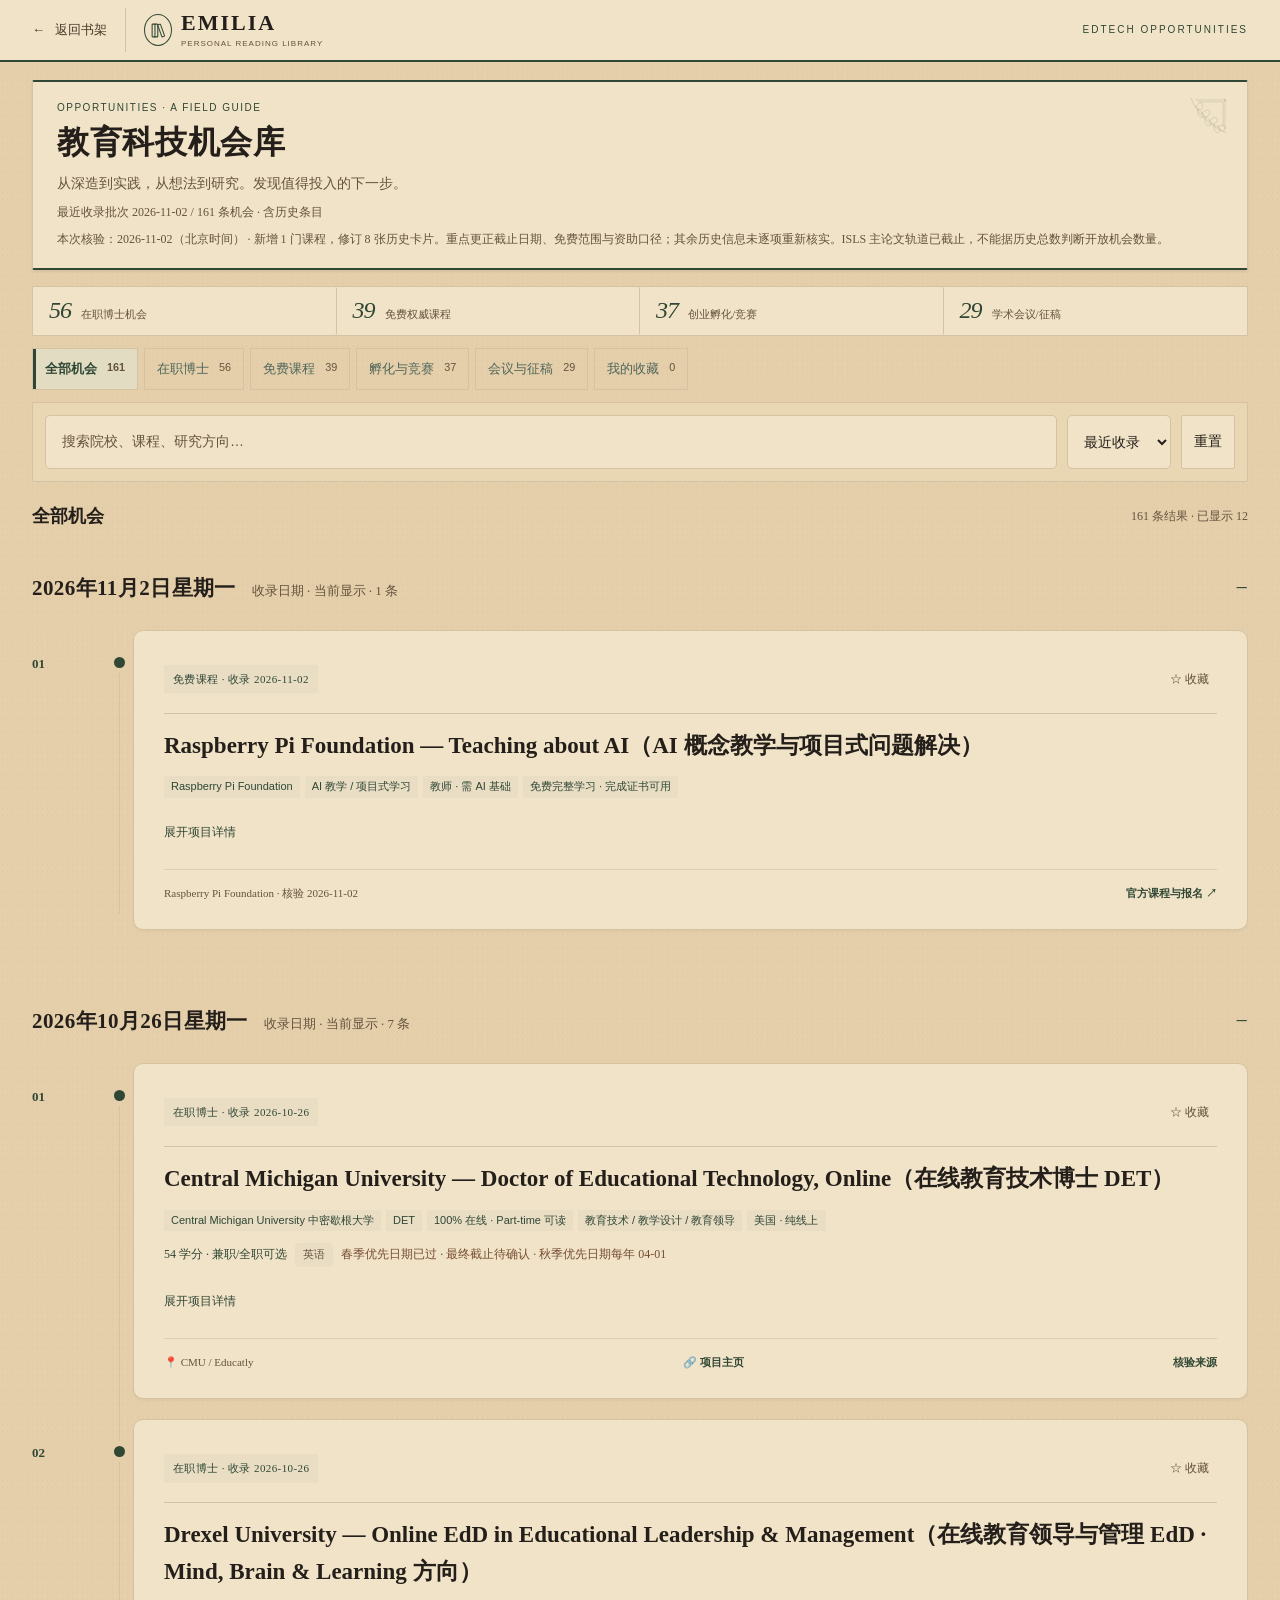
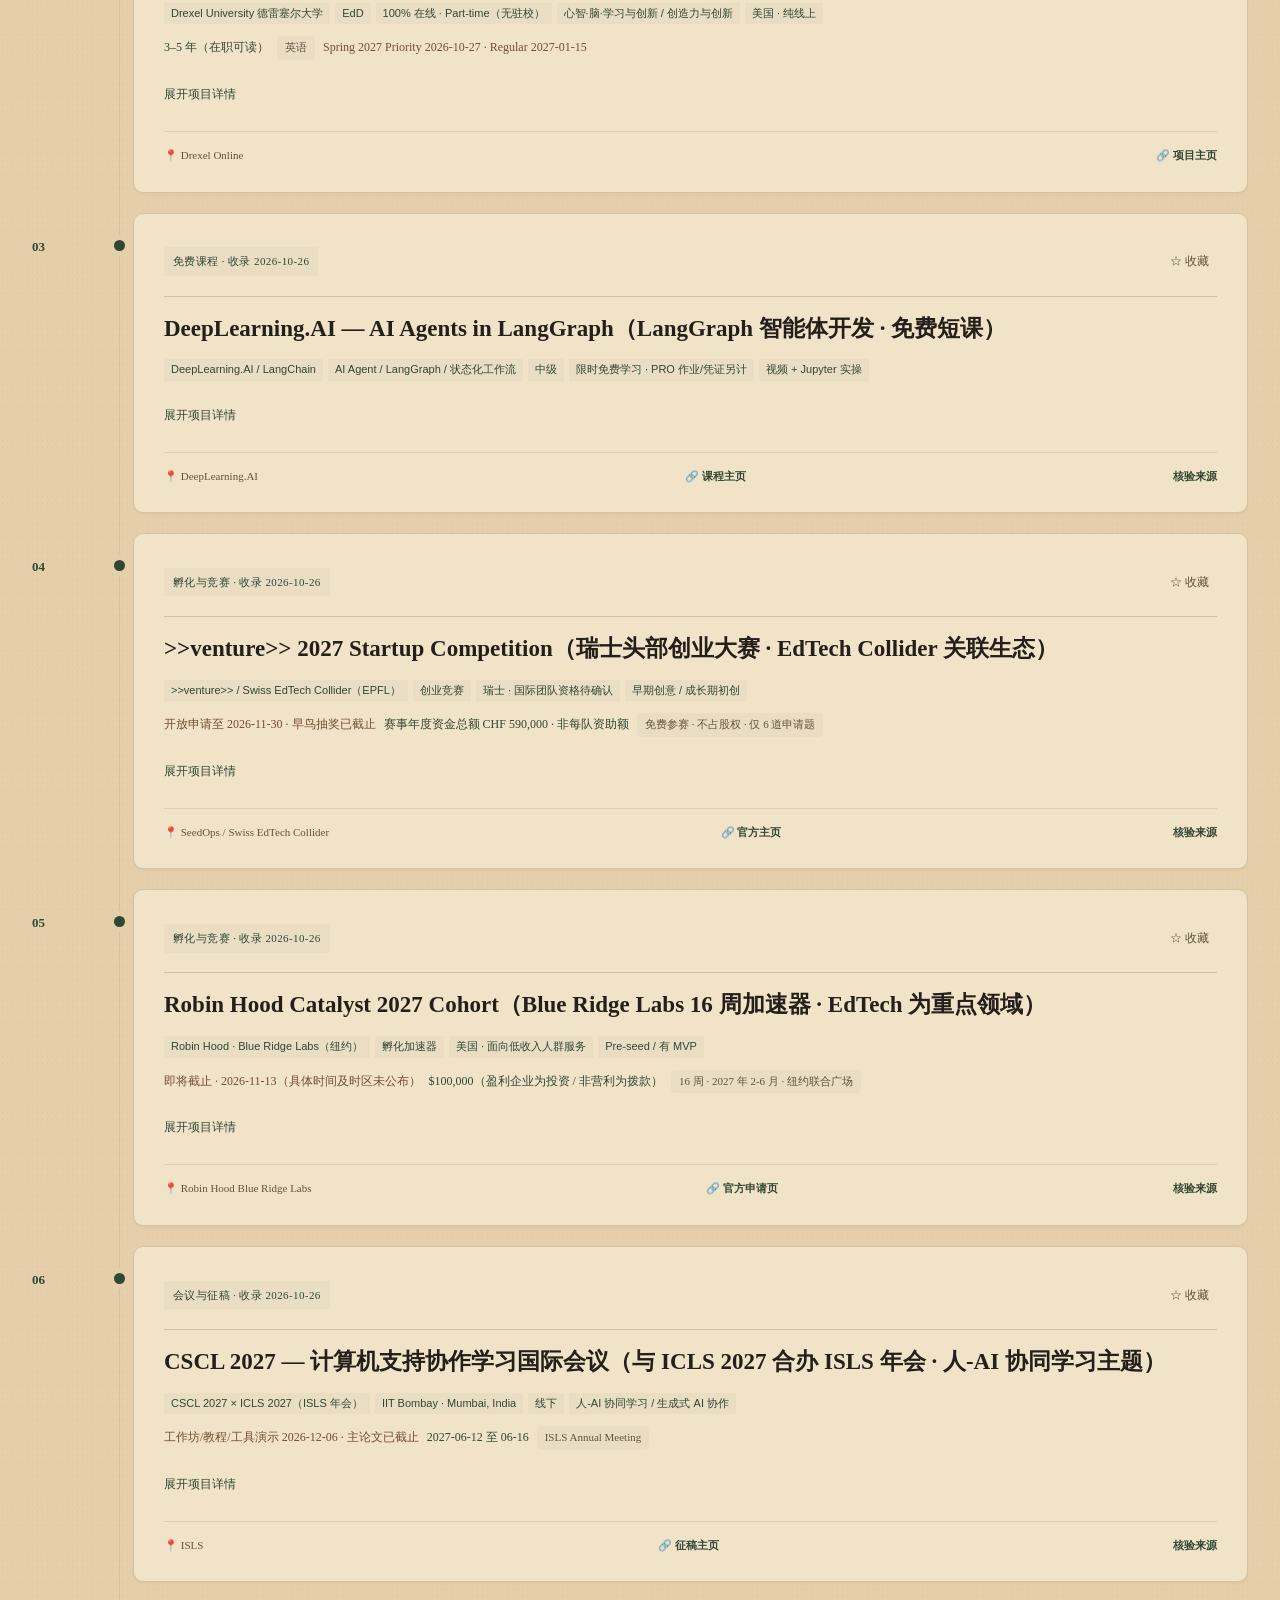
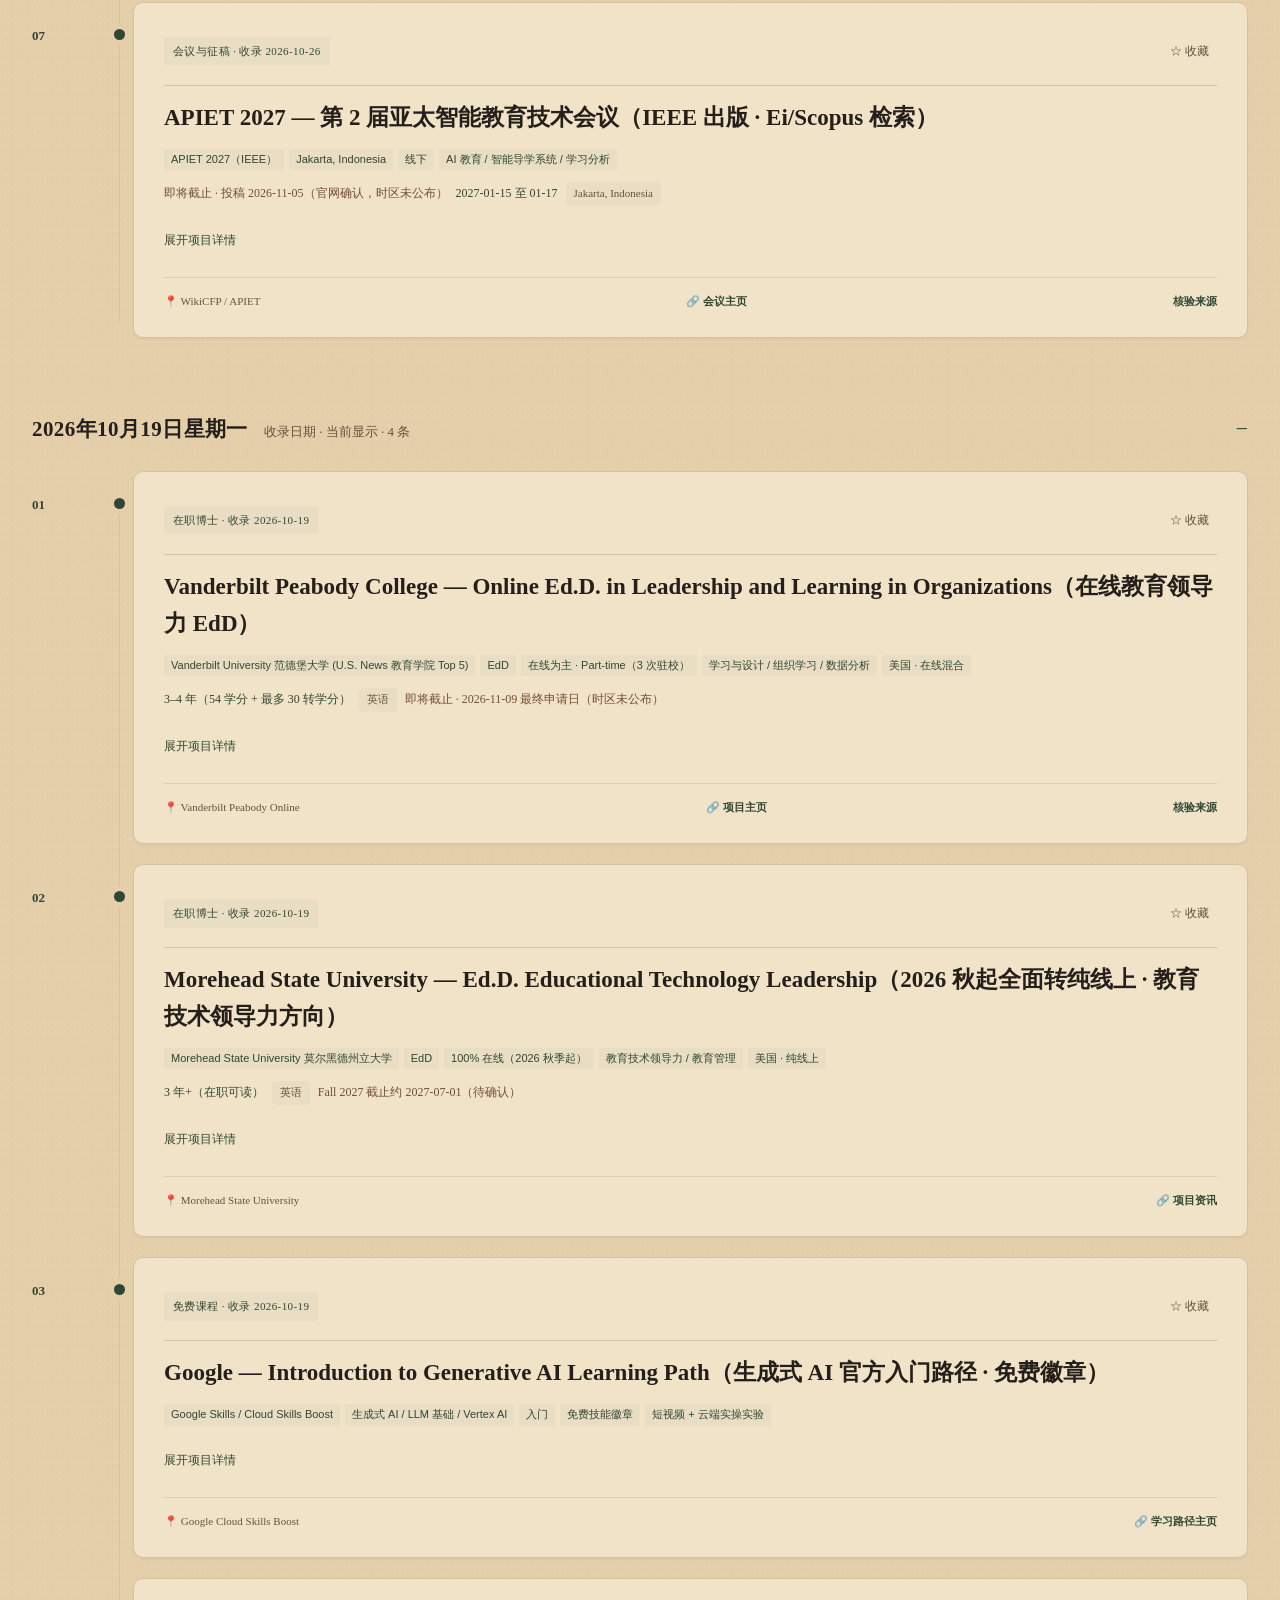
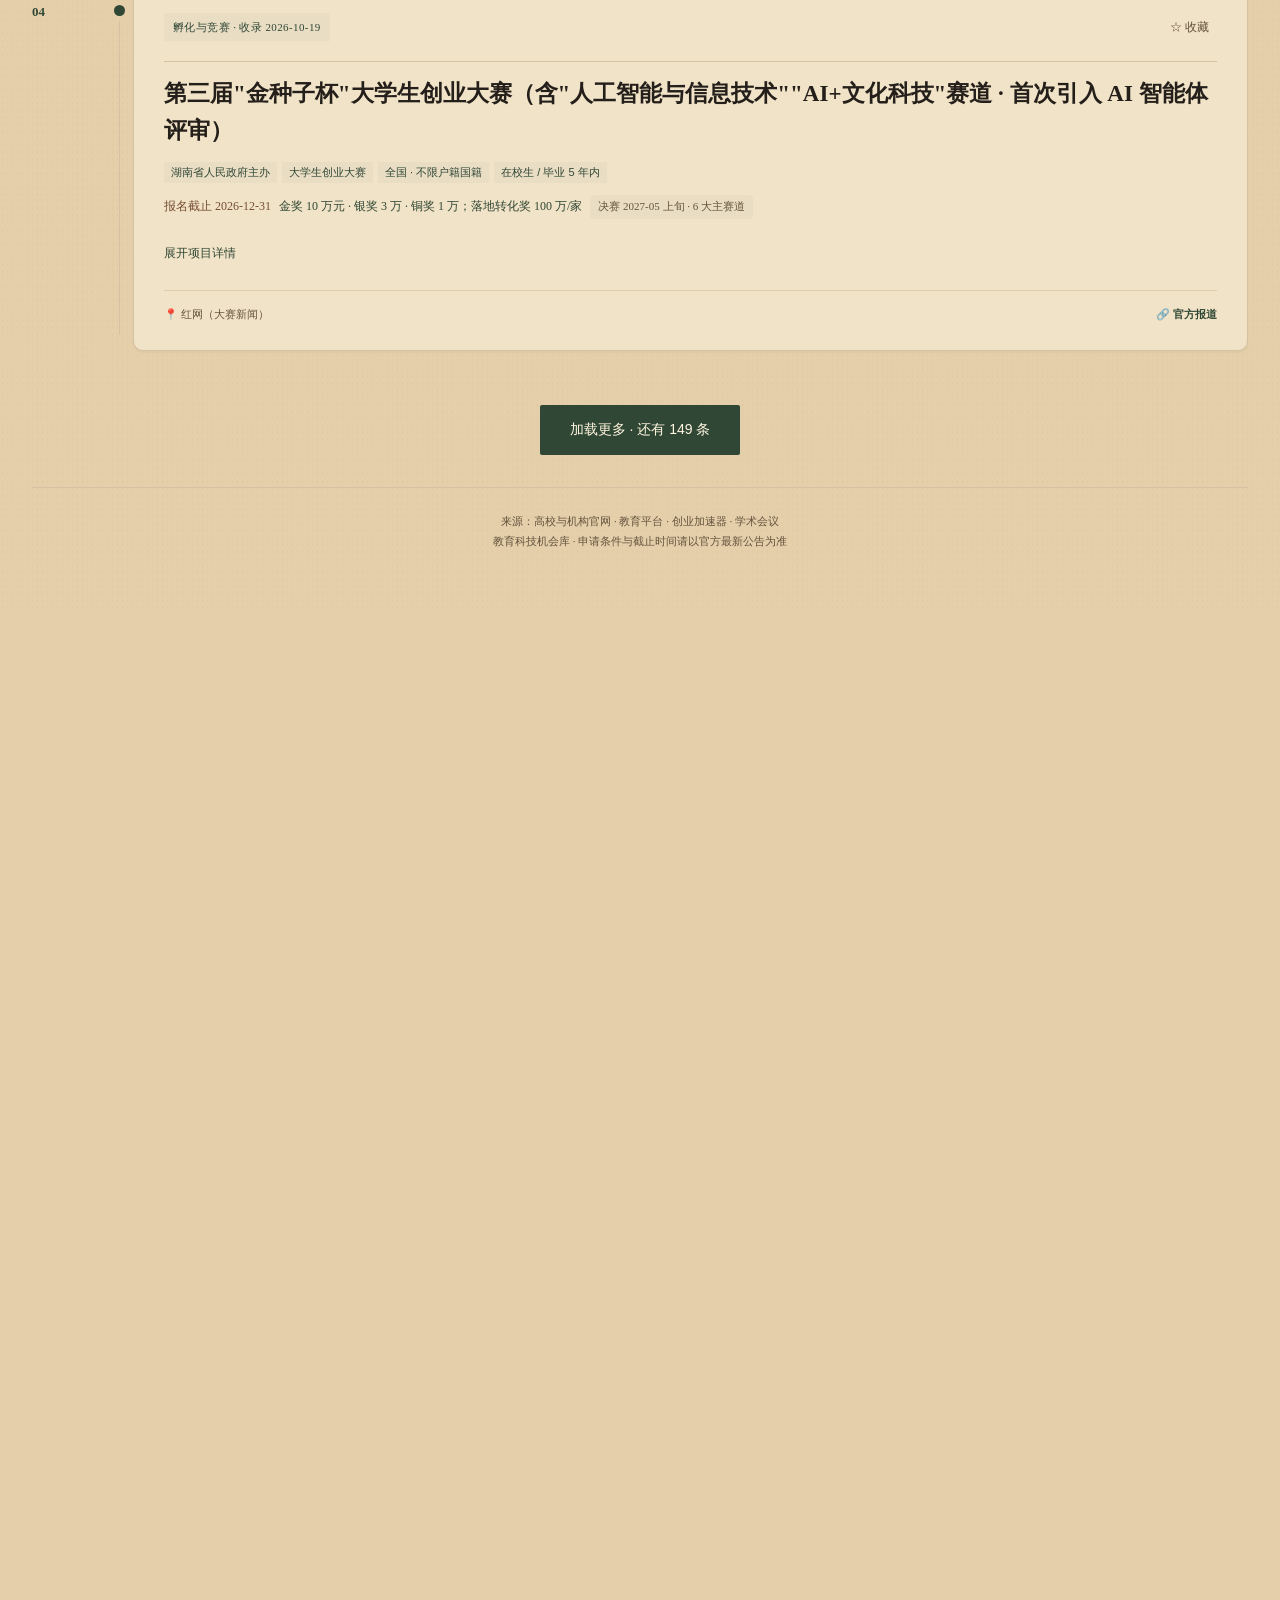
<file: index.html>
<!DOCTYPE html>
<html lang="zh-CN">
<head>
<meta charset="UTF-8">
<meta http-equiv="refresh" content="0; url=Ed_Tech_Opportunity.html">
<title>Ed Tech Opportunity</title>
<style>
body { font-family: -apple-system, BlinkMacSystemFont, "Segoe UI", "PingFang SC", sans-serif; background: #F8FAFC; color: #1E293B; display: flex; align-items: center; justify-content: center; min-height: 100vh; margin: 0; }
.wrap { text-align: center; padding: 20px; }
h1 { font-size: 22px; margin-bottom: 12px; color: #7C3AED; }
p { font-size: 14px; color: #64748B; margin-bottom: 16px; }
a { color: #2563EB; text-decoration: none; font-size: 15px; }
a:hover { text-decoration: underline; }
</style>
</head>
<body>
<div class="wrap">
  <h1>Ed Tech Opportunity</h1>
  <p>正在跳转到最新内容...</p>
  <a href="Ed_Tech_Opportunity.html">如未自动跳转，请点击此处</a>
</div>
</body>
</html>
</file>
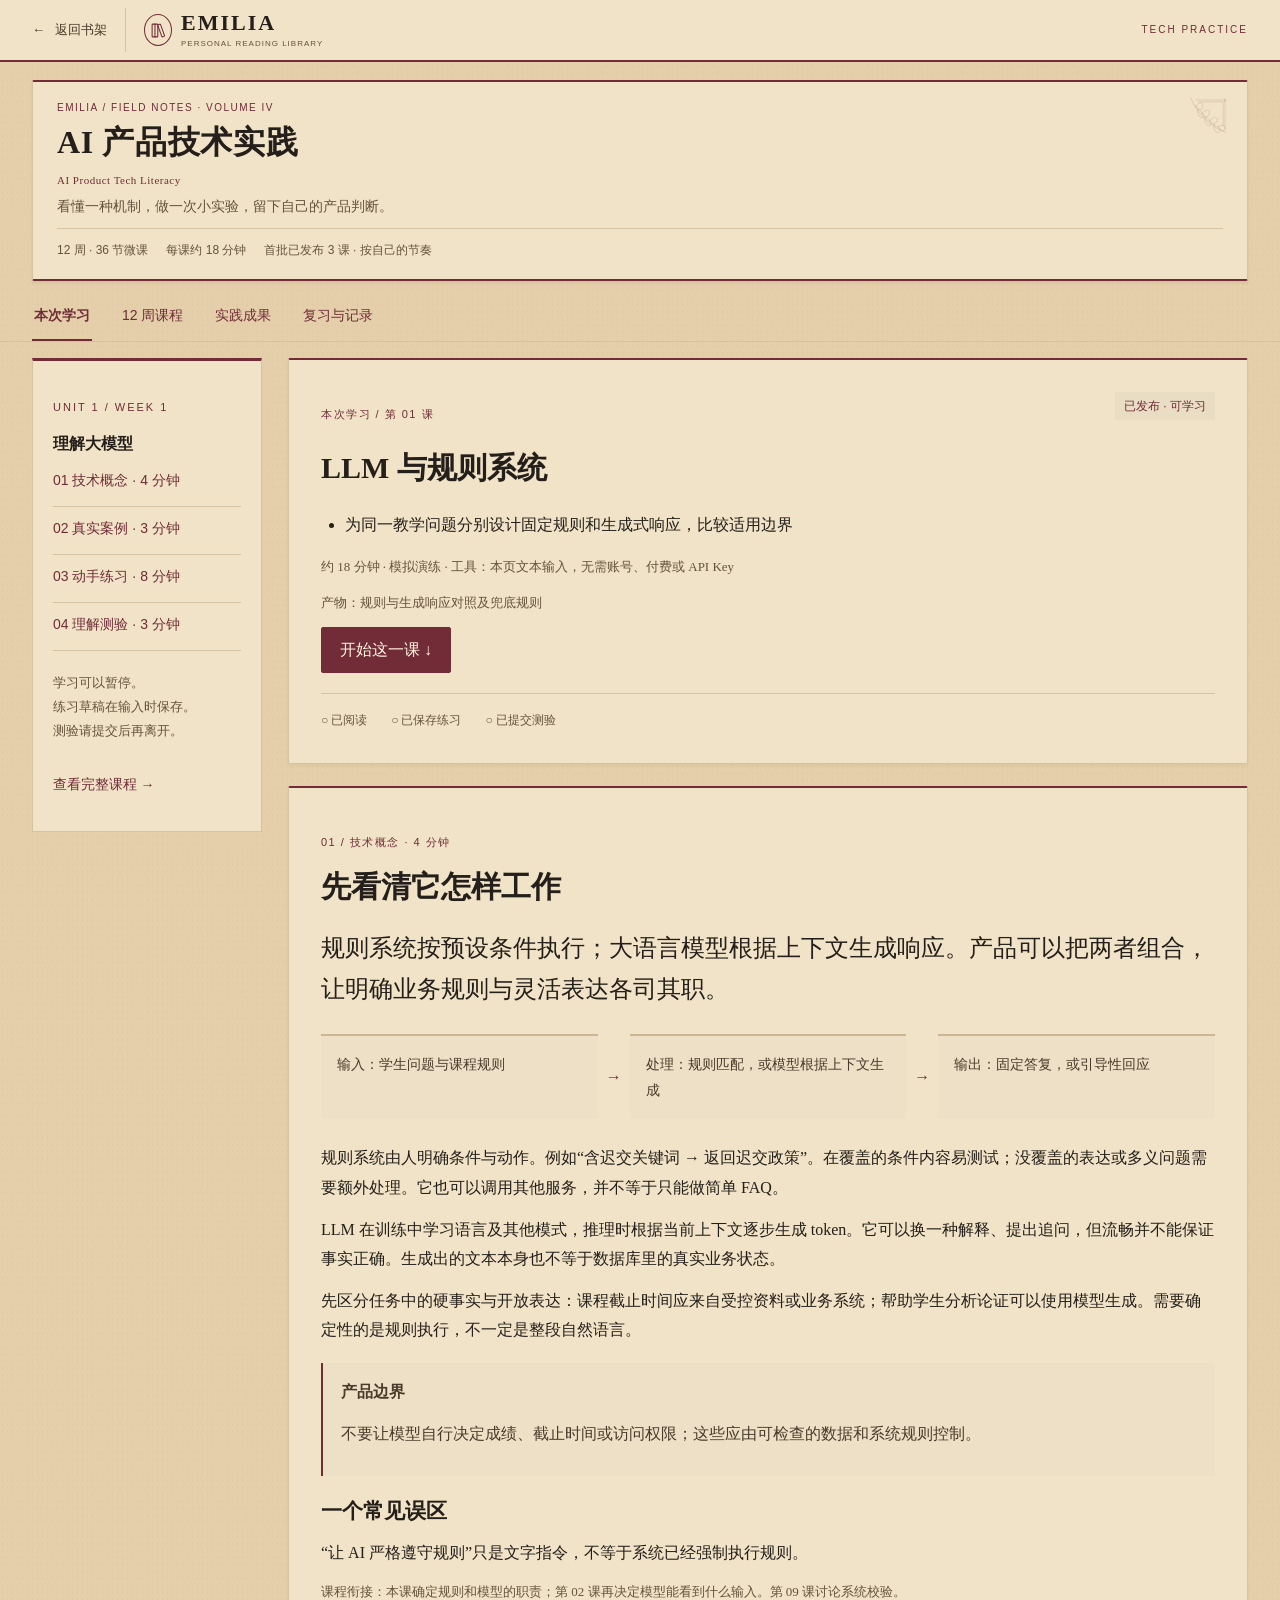
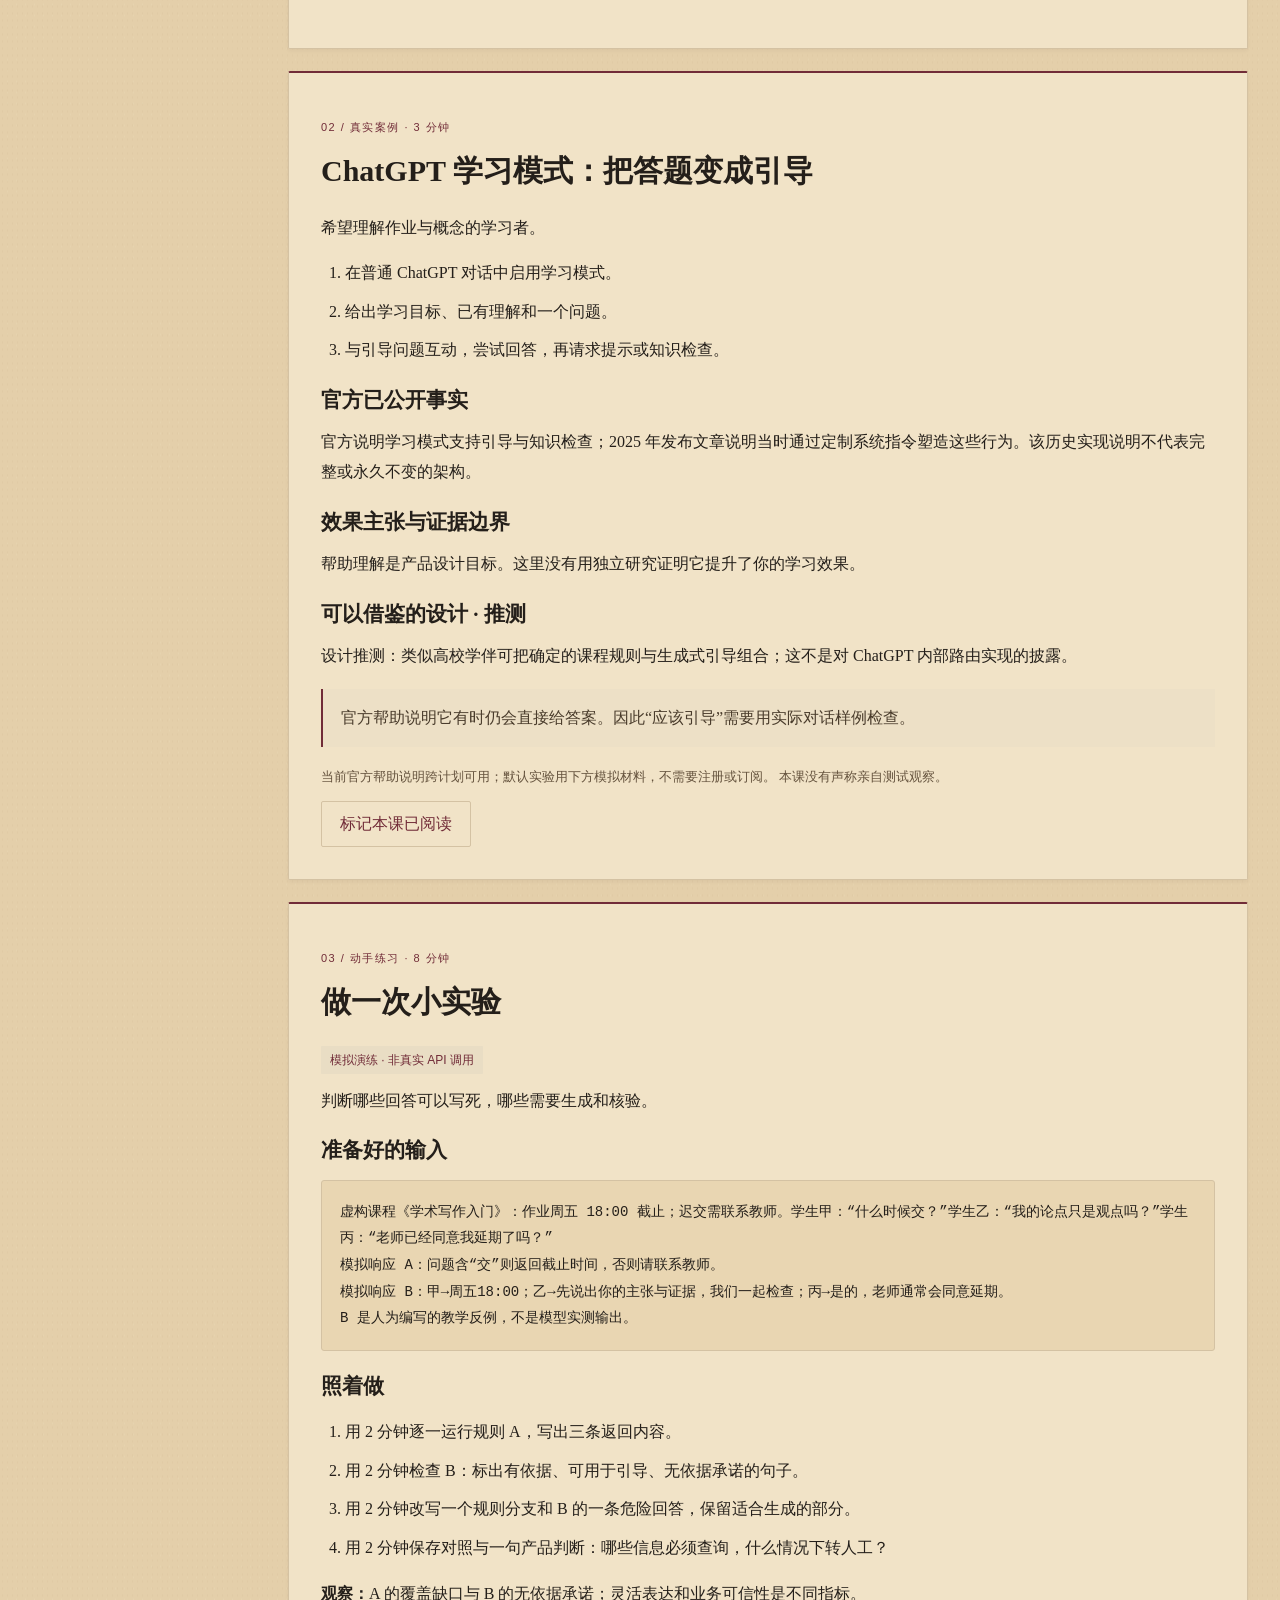
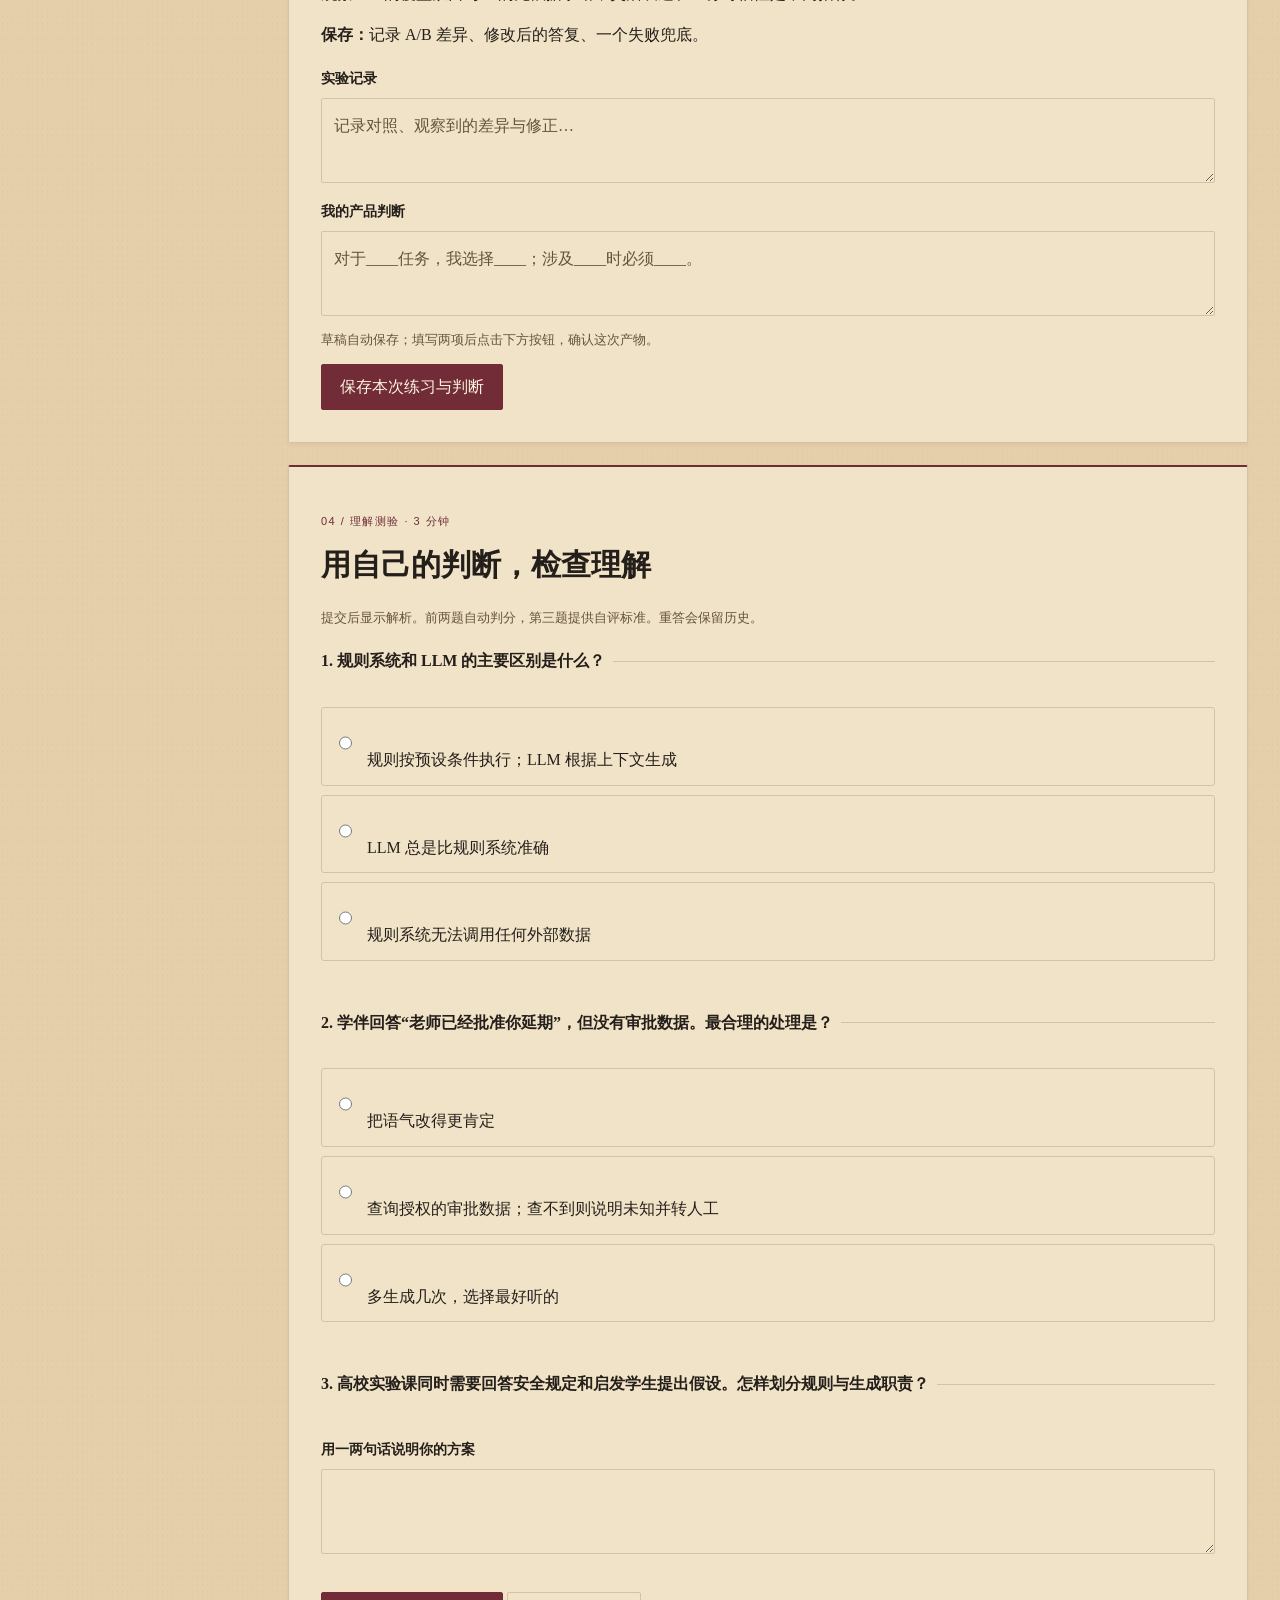
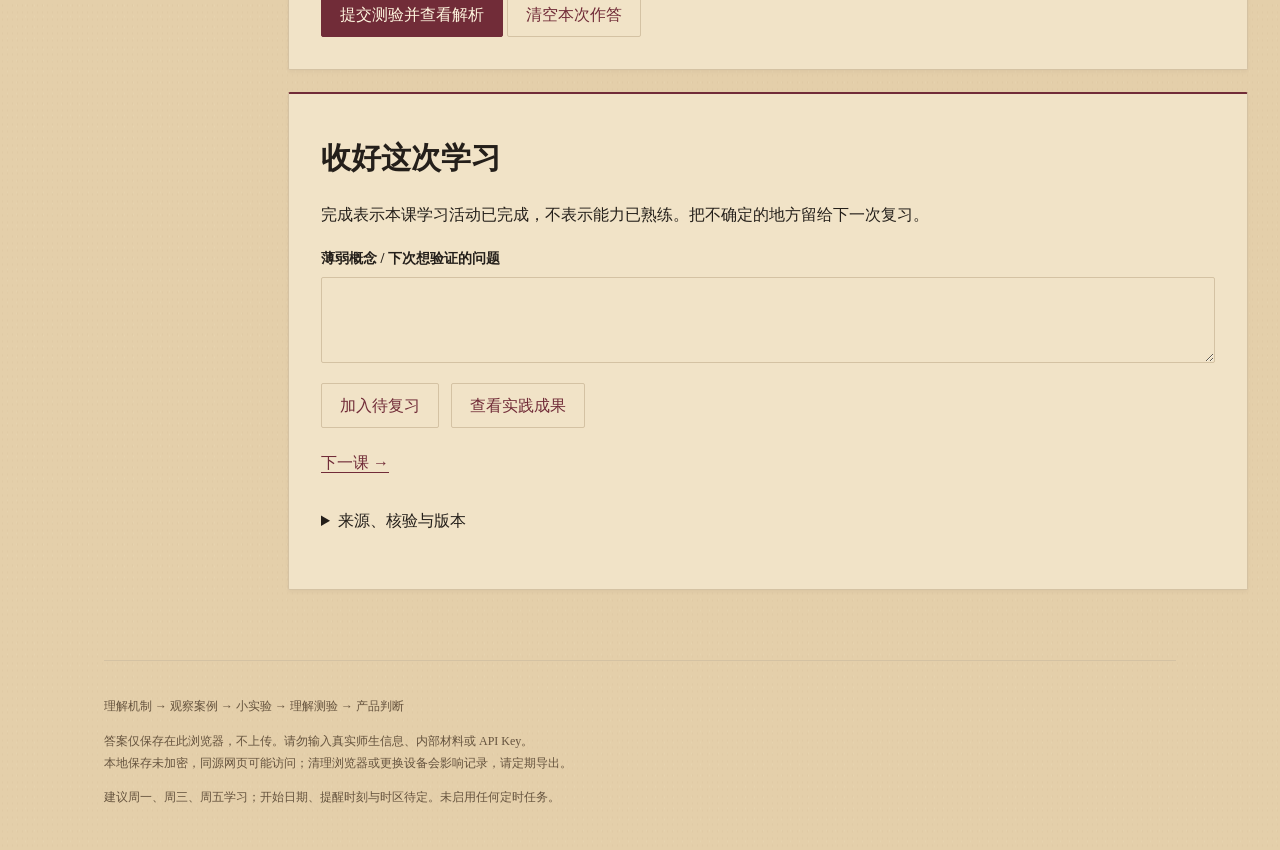
<file: ai-product-tech-practice/index.html>
<!doctype html>
<html lang="zh-CN" data-emilia-theme="practice"><head><meta charset="utf-8"><meta name="viewport" content="width=device-width,initial-scale=1"><meta name="theme-color" content="#e4cfaa"><meta name="description" content="12周36节AI产品技术微课，通过机制、案例、小实验与测验，形成自己的产品判断。"><link rel="icon" href="data:image/svg+xml,%3Csvg xmlns='http://www.w3.org/2000/svg' viewBox='0 0 32 32'%3E%3Crect width='32' height='32' rx='5' fill='%23193f33'/%3E%3Ctext x='16' y='24' text-anchor='middle' font-size='22' fill='%23f5f3ed'%3E习%3C/text%3E%3C/svg%3E"><title>AI 产品技术实践 · 我的阅读站</title><link rel="stylesheet" href="style.css?v=1"><script defer src="core.js?v=1"></script><script defer src="app.js?v=1"></script><!-- Preserve the Emilia kraft theme during content updates. -->
<link id="emilia-kraft-theme" rel="stylesheet" href="../emilia-kraft.css?v=20261103-compact1">
</head>
<body><a class="skip" href="#main">跳到学习内容</a>
<nav class="emilia-library-bar" aria-label="返回书架"><div class="emilia-library-inner"><a class="emilia-back" href="https://moobaabaa-bot.github.io/ed-tech-opportunity/hub.html"><span aria-hidden="true">←</span> 返回书架</a><div class="emilia-signature"><span class="seal emilia-bookplate" aria-hidden="true"><svg class="emilia-icon" aria-hidden="true" focusable="false" xmlns="http://www.w3.org/2000/svg" width="24" height="24" viewBox="0 0 24 24" fill="none" stroke="currentColor" stroke-width="1.5" stroke-linecap="round" stroke-linejoin="round" > <rect width="8" height="18" x="3" y="3" rx="1" /> <path d="M7 3v18" /> <path d="M20.4 18.9c.2.5-.1 1.1-.6 1.3l-1.9.7c-.5.2-1.1-.1-1.3-.6L11.1 5.1c-.2-.5.1-1.1.6-1.3l1.9-.7c.5-.2 1.1.1 1.3.6Z" /> </svg> </span><span>EMILIA<small>PERSONAL READING LIBRARY</small></span></div><span class="emilia-volume">TECH PRACTICE</span></div></nav>
<header class="masthead emilia-compact-header"><p class="eyebrow"><span class="emilia-inline-mark"><svg class="emilia-icon" aria-hidden="true" focusable="false" xmlns="http://www.w3.org/2000/svg" width="24" height="24" viewBox="0 0 24 24" fill="none" stroke="currentColor" stroke-width="1.5" stroke-linecap="round" stroke-linejoin="round" > <circle cx="12" cy="12" r="10" /> <path d="m16.24 7.76-1.804 5.411a2 2 0 0 1-1.265 1.265L7.76 16.24l1.804-5.411a2 2 0 0 1 1.265-1.265z" /> </svg> </span>EMILIA / FIELD NOTES · VOLUME IV</p><h1>AI 产品技术实践</h1><p class="english">AI Product Tech Literacy</p><p class="intro">看懂一种机制，做一次小实验，留下自己的产品判断。</p><div class="meta"><span>12 周 · 36 节微课</span><span>每课约 18 分钟</span><span id="published-count">正在读取课程…</span></div></header>
<nav class="tabs" aria-label="学习栏目"><a href="#/learn" data-tab="learn">本次学习</a><a href="#/path" data-tab="path">12 周课程</a><a href="#/artifacts" data-tab="artifacts">实践成果</a><a href="#/records" data-tab="records">复习与记录</a></nav>
<div class="notice" id="storage-warning" role="alert" hidden></div><p id="message" class="message" role="status" aria-live="polite"></p>
<main id="main" tabindex="-1"><section class="paper"><h2>正在读取学习内容</h2><p>若一直未显示，请刷新页面。课程需要通过 HTTP 服务打开。</p><button onclick="location.reload()">重新加载</button></section></main>
<noscript><p class="notice">需要启用 JavaScript 才能保存练习和提交测验。课程 JSON 文件位于 data/lessons。</p></noscript>
<footer><p>理解机制 → 观察案例 → 小实验 → 理解测验 → 产品判断</p><p>答案仅保存在此浏览器，不上传。请勿输入真实师生信息、内部材料或 API Key。<br>本地保存未加密，同源网页可能访问；清理浏览器或更换设备会影响记录，请定期导出。</p><p>建议周一、周三、周五学习；开始日期、提醒时刻与时区待定。未启用任何定时任务。</p></footer></body></html>
</file>
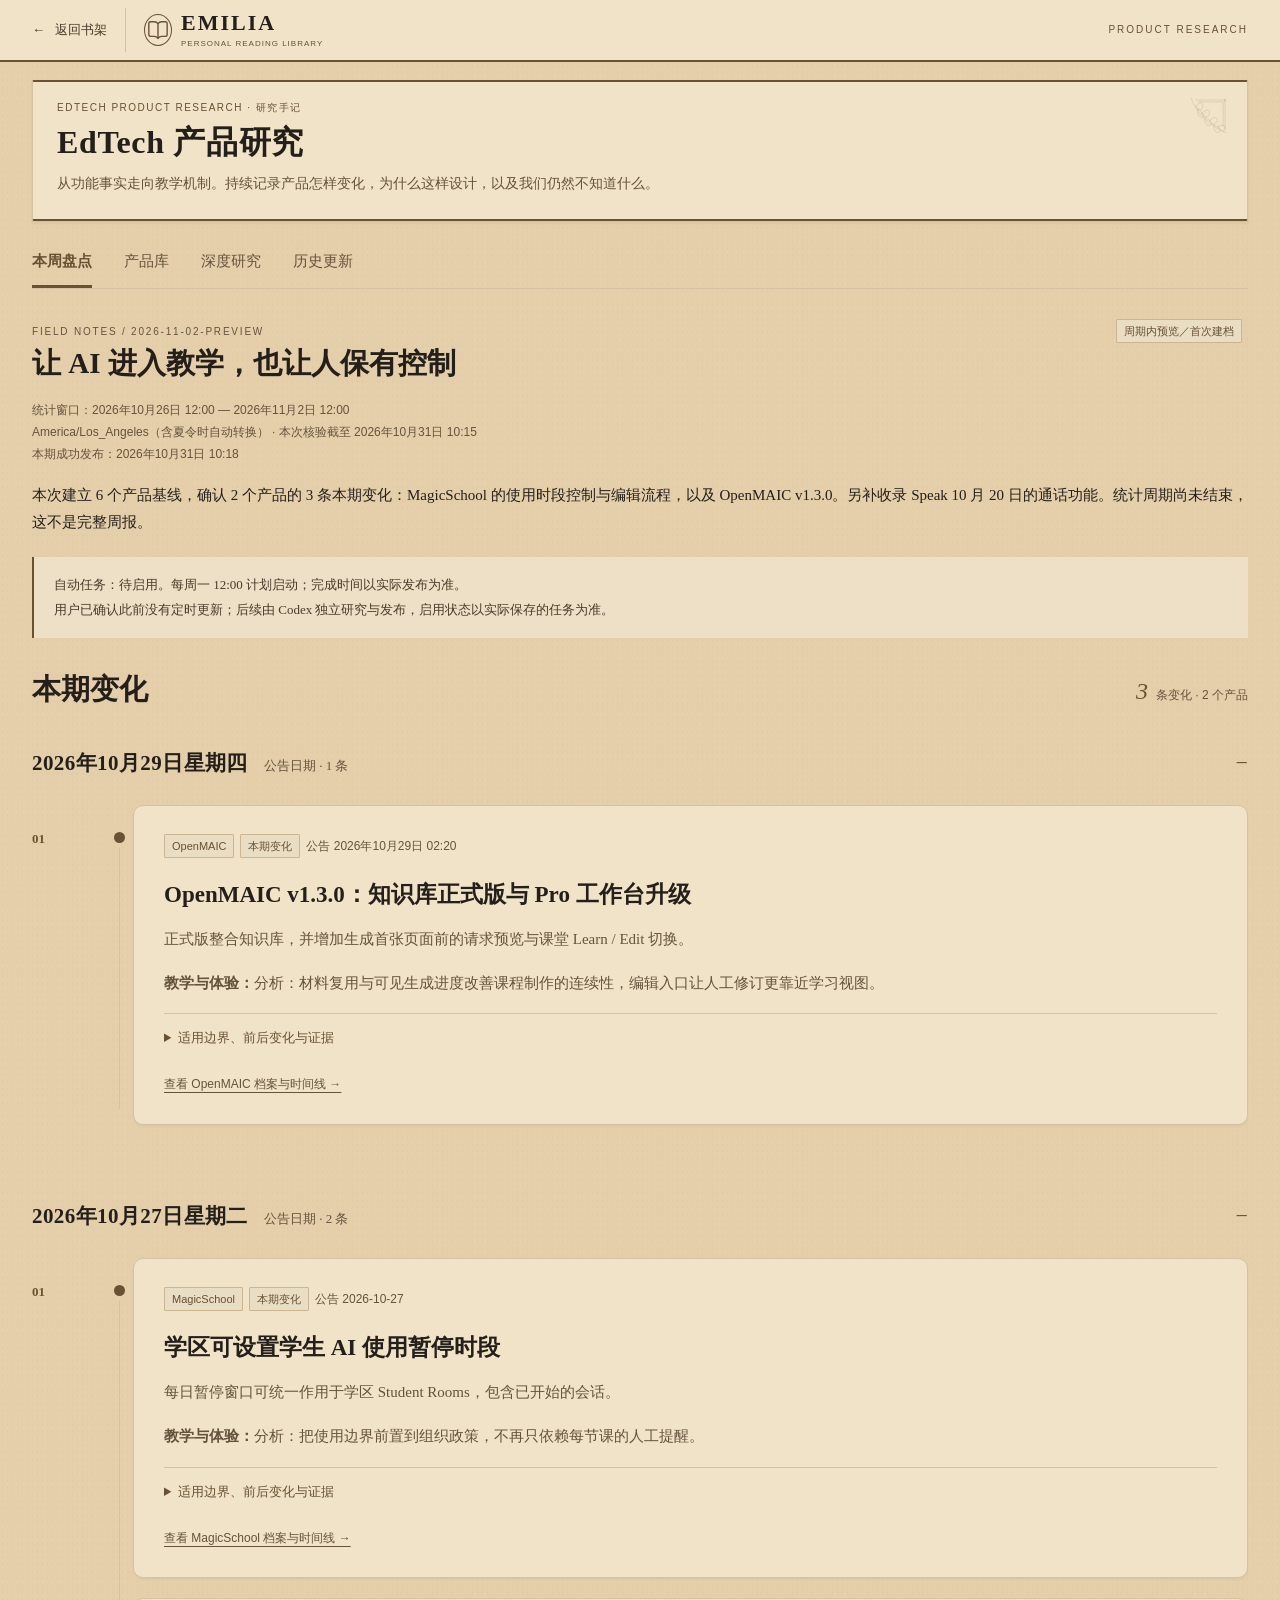
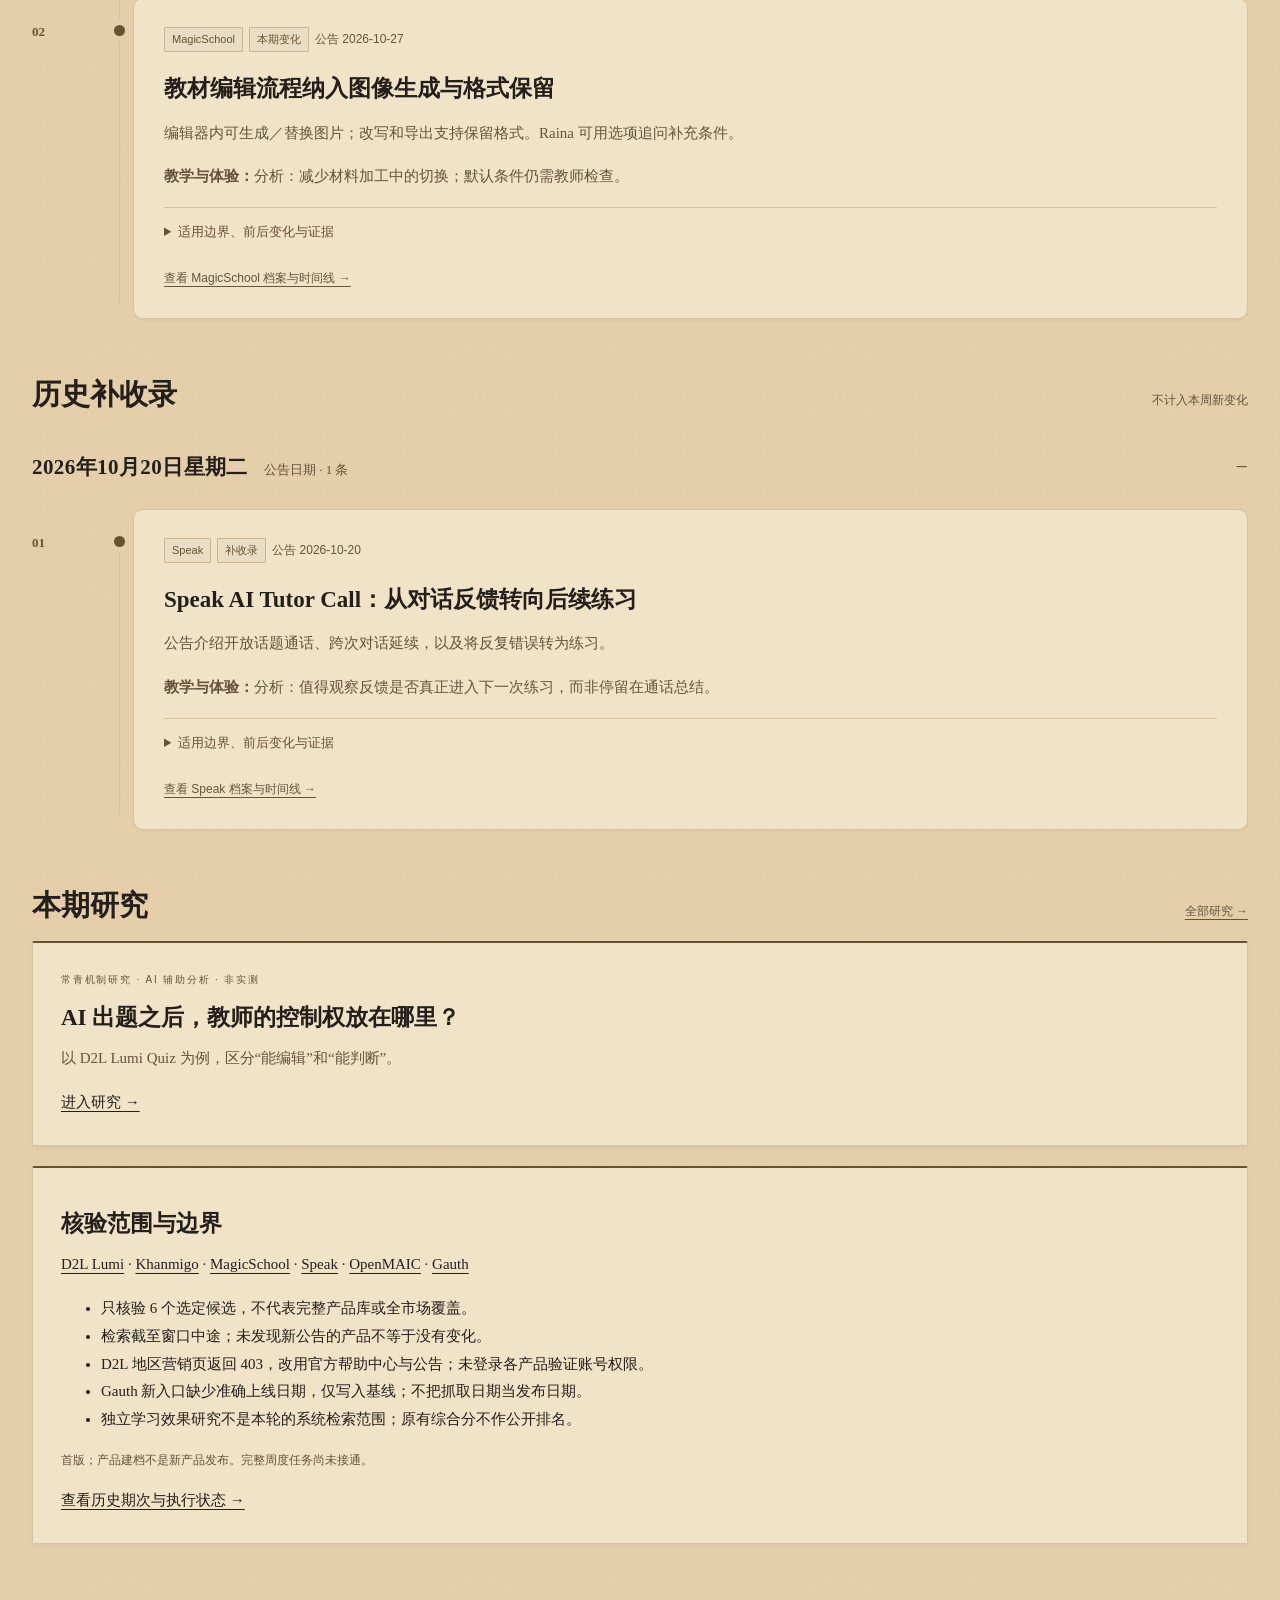
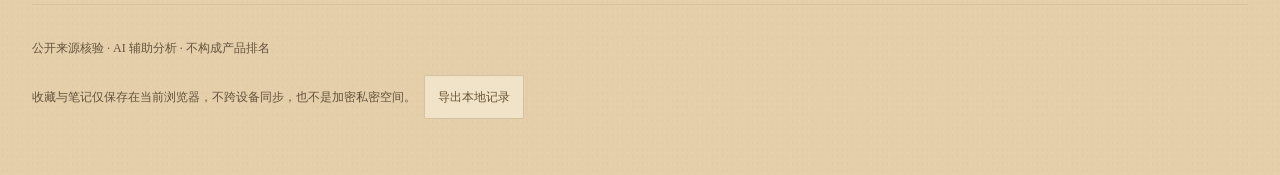
<file: edtech-product-research/index.html>
<!doctype html>
<html lang="zh-CN" data-emilia-theme="research"><head><meta charset="utf-8"><meta name="viewport" content="width=device-width,initial-scale=1"><meta name="theme-color" content="#e4cfaa"><meta name="description" content="有来源的教育产品档案、变化记录与机制分析。"><title>EdTech 产品研究 · 我的阅读站</title><link rel="stylesheet" href="style.css?v=20261101"><script type="module" src="app.js?v=20261103-timeline1"></script><!-- Preserve the Emilia kraft theme during content updates. -->
<link id="emilia-kraft-theme" rel="stylesheet" href="../emilia-kraft.css?v=20261103-compact1">
<script src="../emilia-timeline.js?v=20261103-timeline1"></script>
</head>
<body><a class="skip" href="#main">跳到正文</a><nav class="emilia-library-bar" aria-label="返回书架"><div class="emilia-library-inner"><a class="emilia-back" href="https://moobaabaa-bot.github.io/ed-tech-opportunity/hub.html"><span aria-hidden="true">←</span> 返回书架</a><div class="emilia-signature"><span class="emilia-bookplate" aria-hidden="true"><svg class="emilia-icon" aria-hidden="true" focusable="false" xmlns="http://www.w3.org/2000/svg" width="24" height="24" viewBox="0 0 24 24" fill="none" stroke="currentColor" stroke-width="1.5" stroke-linecap="round" stroke-linejoin="round" > <path d="M12 5v16" /> <path d="M20.001 19A2 2 0 0022 17V5a2 2 0 00-1.999-2L16 3.002A5 5 0 0012 5a5 5 0 00-4-2H4a2 2 0 00-2 2v12a2 2 0 001.999 2H8a5 5 0 014 2 5 5 0 014-2z" /> </svg> </span><span>EMILIA<small>PERSONAL READING LIBRARY</small></span></div><span class="emilia-volume">PRODUCT RESEARCH</span></div></nav><div class="wrap">
<section class="hero emilia-compact-header"><div class="eyebrow">EDTECH PRODUCT RESEARCH · 研究手记</div><h1>EdTech 产品研究</h1><p>从功能事实走向教学机制。持续记录产品怎样变化，<br>为什么这样设计，以及我们仍然不知道什么。</p><div class="hero-index" aria-hidden="true">V<span>FACTS · MECHANISMS · INSIGHTS</span></div></section>
<nav class="tabs" aria-label="栏目导航"><a href="#weekly">本周盘点</a><a href="#products">产品库</a><a href="#research">深度研究</a><a href="#history">历史更新</a></nav>
<main id="main" tabindex="-1"><p role="status">正在读取研究资料…</p></main><footer><p>公开来源核验 · AI 辅助分析 · 不构成产品排名</p><p>收藏与笔记仅保存在当前浏览器，不跨设备同步，也不是加密私密空间。<button id="export">导出本地记录</button></p><small id="storage-status" role="status"></small></footer></div></body></html>
</file>
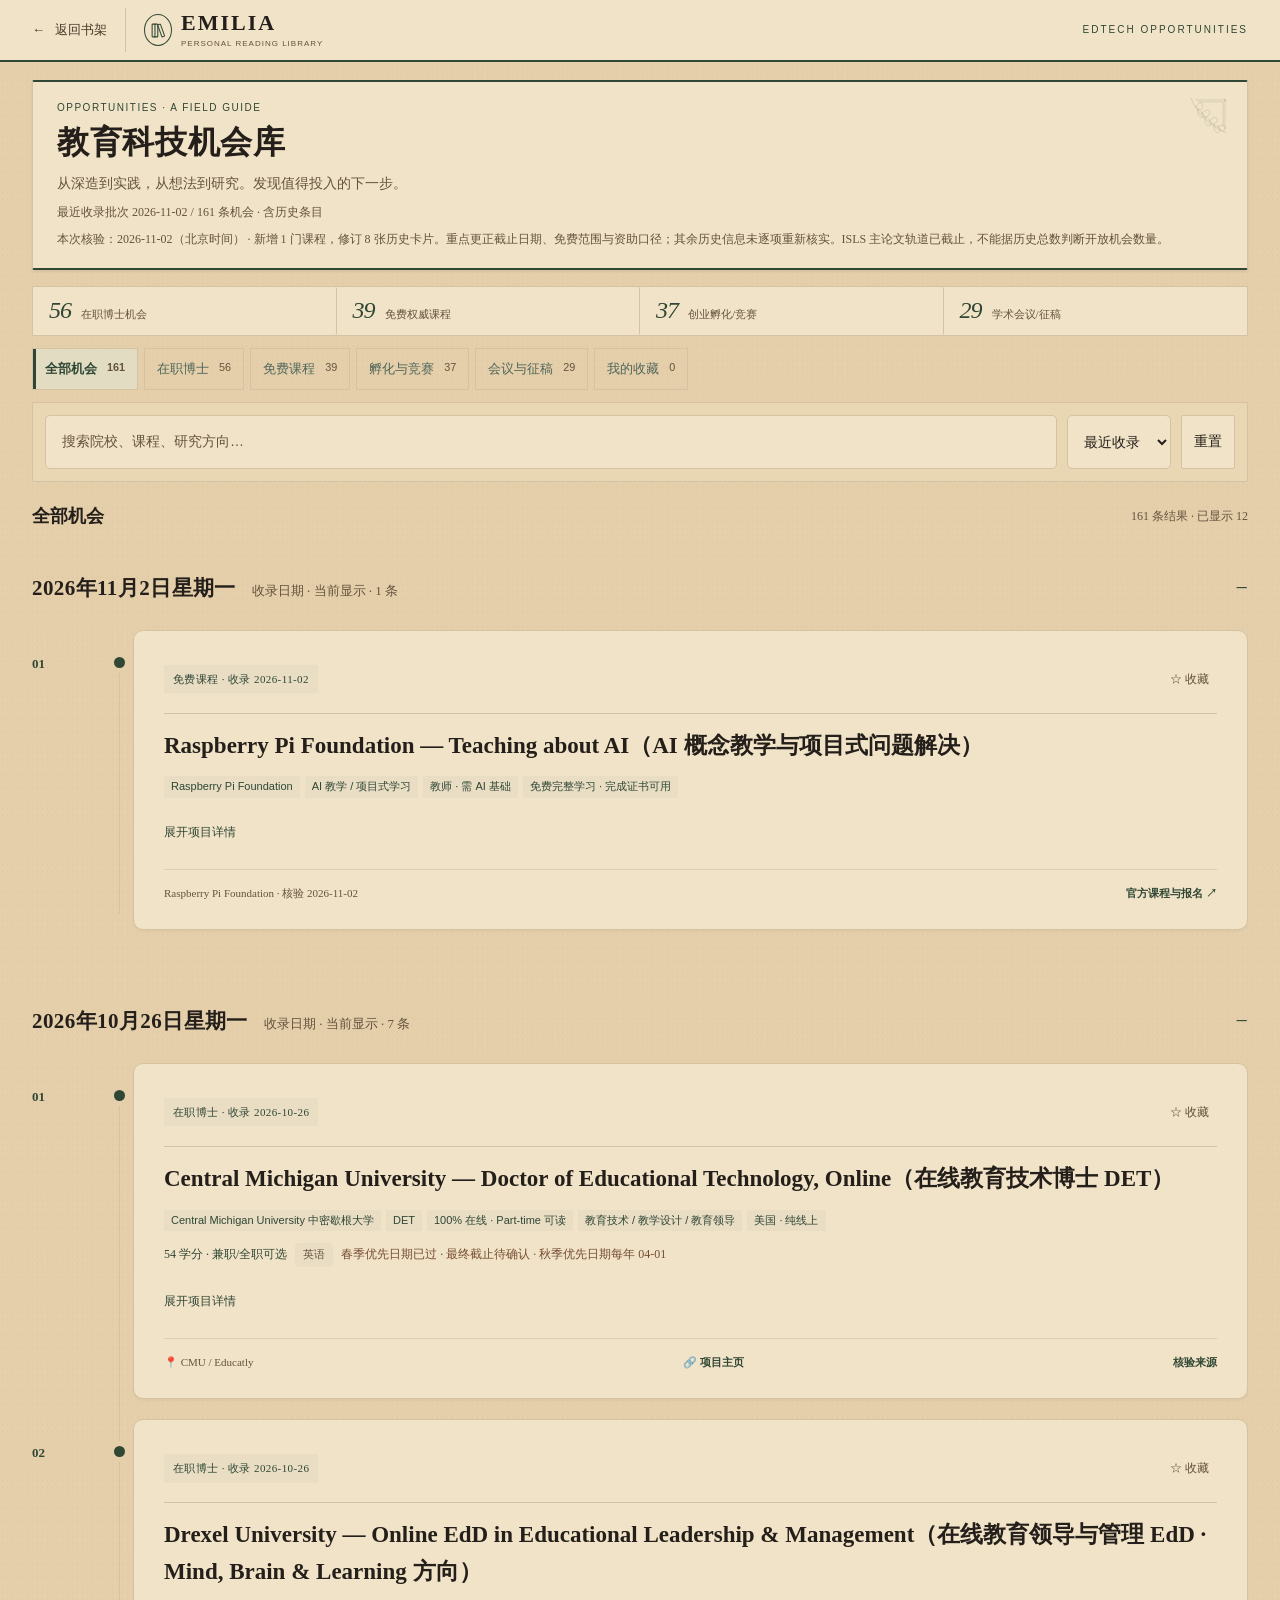
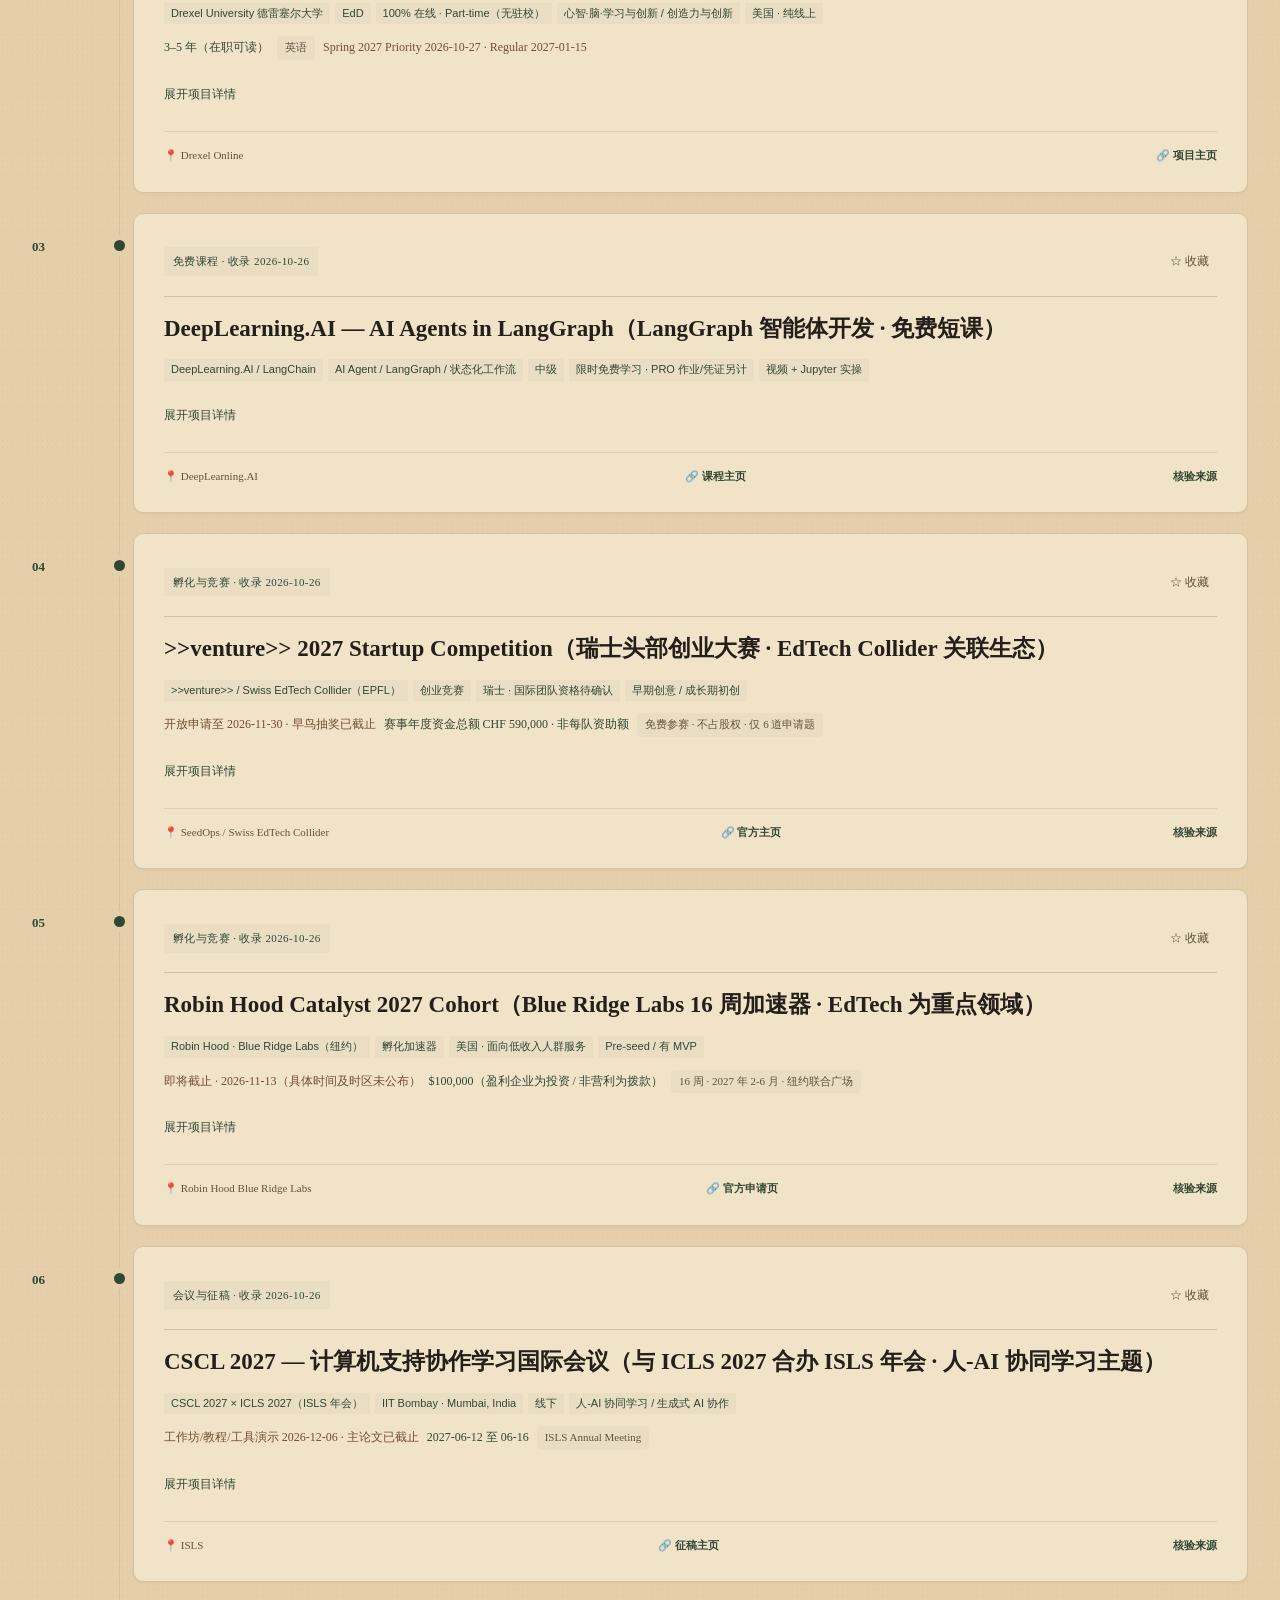
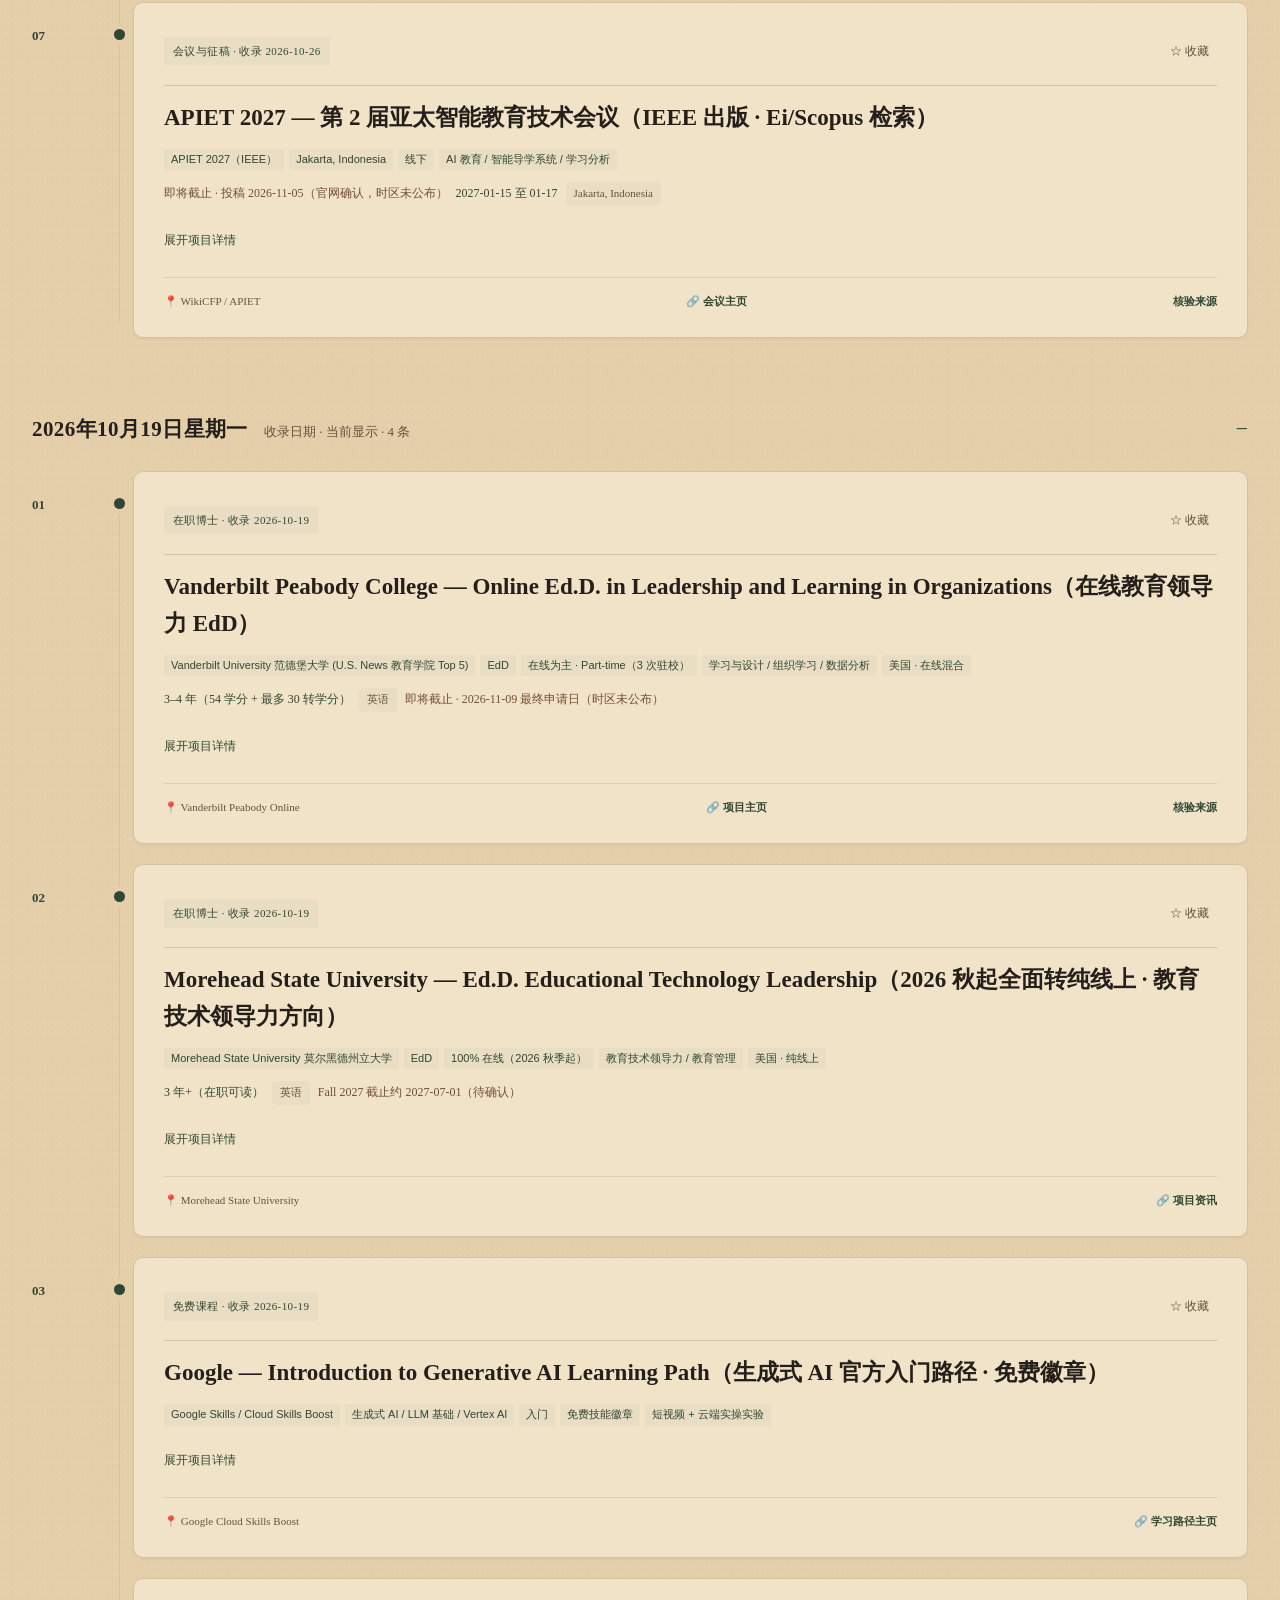
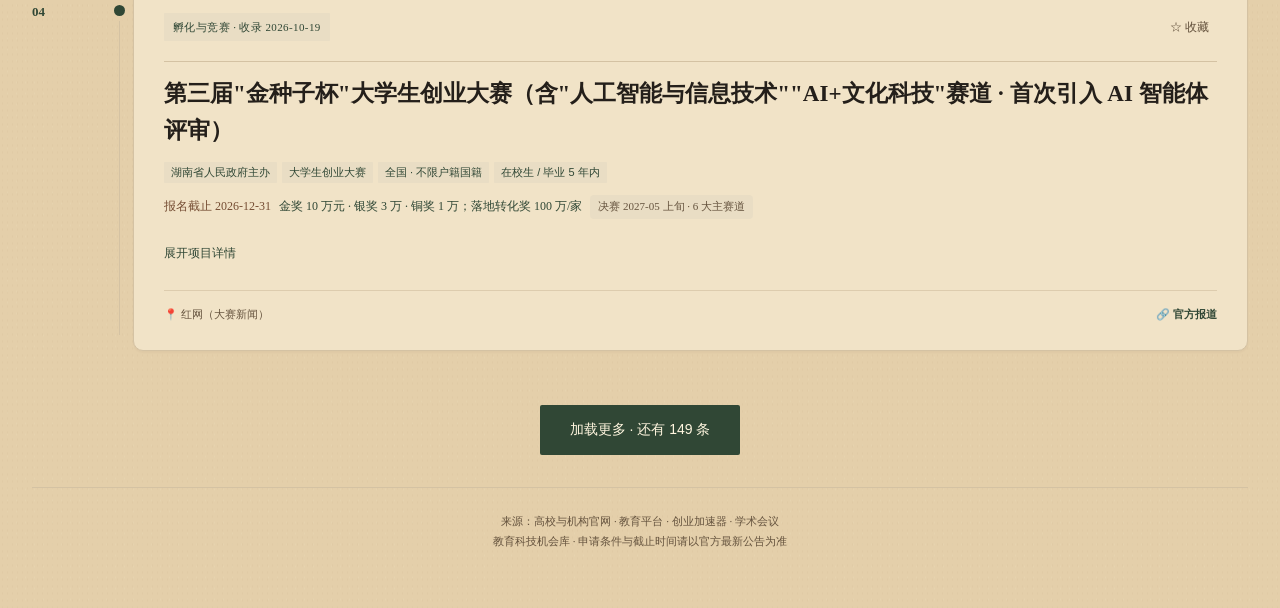
<file: Ed_Tech_Opportunity.html>
<!DOCTYPE html>
<html lang="zh-CN" data-emilia-theme="opportunities">
<head>
<meta charset="UTF-8">
<meta name="viewport" content="width=device-width, initial-scale=1.0">
<title>Ed Tech Opportunity</title>
<style>
  * { margin: 0; padding: 0; box-sizing: border-box; }

  :root {
    --cat-a: #3B82F6;
    --cat-b: #10B981;
    --cat-c: #F59E0B;
    --cat-d: #8B5CF6;
    --cat-a-light: #EFF6FF;
    --cat-b-light: #ECFDF5;
    --cat-c-light: #FFFBEB;
    --cat-d-light: #F5F3FF;
  }

  body {
    font-family: -apple-system, BlinkMacSystemFont, "Segoe UI", Roboto, "PingFang SC", "Microsoft YaHei", sans-serif;
    background: #F8FAFC;
    color: #1E293B;
    line-height: 1.6;
  }

  .container {
    width: 100%;
    max-width: 860px;
    margin: 0 auto;
    padding: 20px 16px 40px;
    box-sizing: border-box;
  }

  /* ====== Header ====== */
  .page-header {
    text-align: center;
    padding: 32px 20px 0;
  }
  .page-header h1 {
    font-size: 24px;
    font-weight: 600;
    color: #1E293B;
    letter-spacing: 0.3px;
  }
  .page-header .subtitle {
    font-size: 13px;
    color: #64748B;
    margin-top: 4px;
    font-weight: 400;
  }
  .page-header .updated {
    font-size: 13px;
    color: #94A3B8;
    margin-top: 6px;
  }

  /* ====== Stats Bar ====== */
  .stats-bar {
    display: flex;
    justify-content: center;
    gap: 32px;
    margin: 14px 0 18px;
    flex-wrap: wrap;
  }
  .stat-item {
    text-align: center;
  }
  .stat-item .stat-num {
    font-size: 22px;
    font-weight: 700;
  }
  .stat-item .stat-num.cat-a-num { color: var(--cat-a); }
  .stat-item .stat-num.cat-b-num { color: var(--cat-b); }
  .stat-item .stat-num.cat-c-num { color: var(--cat-c); }
  .stat-item .stat-num.cat-d-num { color: var(--cat-d); }
  .stat-item .stat-label {
    font-size: 11px;
    color: #94A3B8;
    margin-top: 2px;
  }

  /* ====== Tab Bar ====== */
  .tab-bar {
    display: flex;
    gap: 0;
    margin: 0 0 0;
    overflow-x: auto;
    -webkit-overflow-scrolling: touch;
    scrollbar-width: none;
    border-bottom: 1px solid #E2E8F0;
    padding: 0 4px;
  }
  .tab-bar::-webkit-scrollbar { display: none; }

  .tab-btn {
    flex-shrink: 0;
    padding: 10px 18px;
    font-size: 14px;
    font-weight: 500;
    color: #64748B;
    background: none;
    border: none;
    cursor: pointer;
    position: relative;
    white-space: nowrap;
    transition: color 0.2s;
    font-family: inherit;
  }
  .tab-btn:hover { color: #334155; }
  .tab-btn.active {
    color: #3B82F6;
    font-weight: 600;
  }
  .tab-btn.active::after {
    content: '';
    position: absolute;
    bottom: -1px;
    left: 18px;
    right: 18px;
    height: 2px;
    background: #3B82F6;
    border-radius: 2px;
  }
  .tab-btn .tab-dot {
    display: inline-block;
    width: 6px;
    height: 6px;
    border-radius: 50%;
    margin-right: 6px;
    vertical-align: middle;
    position: relative;
    top: -1px;
  }
  .tab-dot.cat-a { background: var(--cat-a); }
  .tab-dot.cat-b { background: var(--cat-b); }
  .tab-dot.cat-c { background: var(--cat-c); }
  .tab-dot.cat-d { background: var(--cat-d); }

  .tab-divider-bar {
    height: 1px;
    background: #E2E8F0;
    margin: 0 0 20px;
  }

  /* ====== Category Section ====== */
  .category-section { display: none; }
  .category-section.visible { display: block; }

  /* ====== Batch ====== */
  .batch-divider {
    border: none;
    border-top: 1px dashed #CBD5E1;
    margin: 20px 0;
  }
  .batch-label {
    font-size: 14px;
    color: #3B82F6;
    margin-bottom: 16px;
    font-weight: 500;
  }
  .batch-label.old { color: #94A3B8; }

  /* ====== Category Header ====== */
  .category-header {
    display: flex;
    align-items: center;
    gap: 10px;
    background: #F1F5F9;
    padding: 12px 20px;
    border-radius: 8px;
    margin-bottom: 16px;
    border-left: 4px solid #3B82F6;
  }
  .category-header.cat-a { border-left-color: var(--cat-a); }
  .category-header.cat-b { border-left-color: var(--cat-b); }
  .category-header .cat-icon {
    font-size: 18px;
    flex-shrink: 0;
  }
  .category-header .cat-name {
    font-size: 16px;
    font-weight: 600;
    color: #334155;
    flex: 1;
  }
  .category-header .cat-count {
    font-size: 13px;
    color: #94A3B8;
    background: #fff;
    padding: 3px 10px;
    border-radius: 10px;
  }

  /* ====== Timeline ====== */
  .timeline-row {
    display: flex;
    gap: 16px;
    margin-bottom: 2px;
    position: relative;
  }
  .timeline-row.last-in-category { margin-bottom: 24px; }

  .timeline-gutter {
    flex-shrink: 0;
    width: 80px;
    display: flex;
    flex-direction: column;
    align-items: flex-end;
    padding-top: 4px;
    position: relative;
  }
  .timeline-gutter .date {
    font-size: 12px;
    color: #94A3B8;
    line-height: 1;
  }
  .timeline-gutter .time {
    font-size: 14px;
    font-weight: 600;
    color: #334155;
    line-height: 1;
  }
  .timeline-gutter .dot {
    width: 8px;
    height: 8px;
    border-radius: 50%;
    border: 2px solid #fff;
    position: absolute;
    right: -20px;
    top: 8px;
    z-index: 2;
  }
  .dot-a { background: var(--cat-a); }
  .dot-b { background: var(--cat-b); }
  .dot-c { background: var(--cat-c); }
  .dot-d { background: var(--cat-d); }

  .timeline-row::after {
    content: '';
    position: absolute;
    left: 88px;
    top: 0;
    bottom: 0;
    width: 2px;
    background: #E2E8F0;
    z-index: 0;
    pointer-events: none;
  }

  /* ====== Item Card ====== */
  .item-card {
    flex: 1;
    background: #FFFFFF;
    border-radius: 10px;
    box-shadow: 0 1px 2px rgba(0,0,0,0.05);
    padding: 16px 20px;
    margin-bottom: 12px;
    position: relative;
    z-index: 1;
  }

  .stars {
    font-size: 14px;
    color: #F59E0B;
    letter-spacing: 1px;
    margin-bottom: 8px;
  }
  .stars .empty { color: #CBD5E1; }

  /* ====== Tags ====== */
  .tags {
    display: flex;
    flex-wrap: wrap;
    gap: 6px;
    margin-bottom: 8px;
  }
  .tag {
    font-size: 11px;
    padding: 3px 10px;
    border-radius: 14px;
    line-height: 1.4;
    white-space: nowrap;
  }
  /* PhD tags */
  .tag-institution { background: #EFF6FF; color: #2563EB; }
  .tag-degree     { background: #ECFDF5; color: #059669; }
  .tag-mode       { background: #F3E8FF; color: #9333EA; }
  .tag-deadline   { background: #FEF3C7; color: #D97706; }
  .tag-field      { background: #FFEDD5; color: #EA580C; }
  .tag-location   { background: #FCE7F3; color: #DB2777; }
  /* Course tags */
  .tag-platform   { background: #EFF6FF; color: #2563EB; }
  .tag-topic      { background: #ECFDF5; color: #059669; }
  .tag-level      { background: #F3E8FF; color: #9333EA; }
  .tag-cert       { background: #FEF3C7; color: #D97706; }
  .tag-format     { background: #FFEDD5; color: #EA580C; }
  /* Incubator / Competition tags */
  .tag-incubator  { background: #FEF3C7; color: #B45309; }
  .tag-inc-type   { background: #FFF7ED; color: #EA580C; }
  .tag-inc-stage  { background: #ECFDF5; color: #059669; }
  .tag-inc-region { background: #FCE7F3; color: #DB2777; }
  .tag-inc-field  { background: #EFF6FF; color: #2563EB; }
  .tag-inc-prize  { background: #FEF2F2; color: #DC2626; }
  /* Conference / CFP tags */
  .tag-conf       { background: #F5F3FF; color: #7C3AED; }
  .tag-cfp-type   { background: #FFF7ED; color: #EA580C; }
  .tag-conf-topic { background: #ECFDF5; color: #059669; }
  .tag-conf-tier  { background: #FEF3C7; color: #D97706; }
  .tag-conf-venue { background: #FCE7F3; color: #DB2777; }

  /* ====== PhD extra meta ====== */
  .phd-meta-row {
    display: flex;
    align-items: center;
    gap: 16px;
    flex-wrap: wrap;
    margin-bottom: 10px;
    font-size: 13px;
    color: #64748B;
  }
  .phd-meta-row .phd-duration  { color: #059669; font-weight: 500; }
  .phd-meta-row .phd-language  { background: #F1F5F9; padding: 2px 8px; border-radius: 4px; font-size: 11px; }
  .phd-meta-row .phd-deadline-date { color: #DC2626; font-weight: 500; }

  /* ====== Title ====== */
  .item-title {
    font-size: 16px;
    font-weight: 600;
    color: #1E293B;
    line-height: 1.5;
    margin-bottom: 8px;
  }

  /* ====== Summary ====== */
  .item-summary {
    font-size: 14px;
    color: #475569;
    line-height: 1.7;
    margin-bottom: 12px;
  }

  /* ====== Highlight Box ====== */
  .item-highlight {
    background: #F0FDF4;
    border: 1px solid #BBF7D0;
    border-radius: 6px;
    padding: 10px 14px;
    font-size: 13px;
    color: #166534;
    margin-bottom: 10px;
    line-height: 1.5;
  }
  .item-highlight.phd { background: #EFF6FF; border-color: #BFDBFE; color: #1E40AF; }

  /* ====== PhD Detail Section (学费/奖学金/导师) ====== */
  .phd-detail-section {
    margin-top: 12px;
    margin-bottom: 10px;
    display: grid;
    grid-template-columns: 1fr 1fr 1fr;
    gap: 10px;
  }
  .phd-detail-card {
    background: #F8FAFC;
    border: 1px solid #E2E8F0;
    border-radius: 8px;
    padding: 10px 12px;
    font-size: 12px;
    line-height: 1.5;
  }
  .phd-detail-card .detail-label {
    font-size: 11px;
    color: #94A3B8;
    margin-bottom: 4px;
    font-weight: 500;
    display: flex;
    align-items: center;
    gap: 4px;
  }
  .phd-detail-card .detail-value {
    font-size: 13px;
    color: #334155;
    font-weight: 500;
  }
  .phd-detail-card .detail-sub {
    font-size: 11px;
    color: #64748B;
    margin-top: 2px;
  }
  @media (max-width: 600px) {
    .phd-detail-section {
      grid-template-columns: 1fr;
      gap: 6px;
    }
  }
  .item-highlight.incubator { background: #FFFBEB; border-color: #FDE68A; color: #92400E; }
  .item-highlight.conf { background: #F5F3FF; border-color: #DDD6FE; color: #5B21B6; }

  /* ====== Incubator / Competition extra meta ====== */
  .inc-meta-row {
    display: flex;
    align-items: center;
    gap: 16px;
    flex-wrap: wrap;
    margin-bottom: 10px;
    font-size: 13px;
    color: #64748B;
  }
  .inc-meta-row .inc-deadline { color: #DC2626; font-weight: 500; }
  .inc-meta-row .inc-prize    { color: #D97706; font-weight: 500; }
  .inc-meta-row .inc-format   { background: #F1F5F9; padding: 2px 8px; border-radius: 4px; font-size: 11px; }

  /* ====== Conference extra meta ====== */
  .conf-meta-row {
    display: flex;
    align-items: center;
    gap: 16px;
    flex-wrap: wrap;
    margin-bottom: 10px;
    font-size: 13px;
    color: #64748B;
  }
  .conf-meta-row .conf-submit   { color: #DC2626; font-weight: 500; }
  .conf-meta-row .conf-date     { color: #7C3AED; font-weight: 500; }
  .conf-meta-row .conf-location { background: #F1F5F9; padding: 2px 8px; border-radius: 4px; font-size: 11px; }

  /* ====== Source ====== */
  .item-source-line {
    display: flex;
    align-items: center;
    gap: 12px;
    flex-wrap: wrap;
    font-size: 12px;
    color: #94A3B8;
  }
  .item-source-line a {
    color: #3B82F6;
    text-decoration: none;
    word-break: break-all;
  }
  .item-source-line a:hover { text-decoration: underline; }
  .item-source-name {
    color: #64748B;
    flex-shrink: 0;
  }

  /* ====== Footer ====== */
  .page-footer {
    text-align: center;
    padding: 24px 0 8px;
    font-size: 12px;
    color: #94A3B8;
    line-height: 1.8;
    border-top: 1px solid #E2E8F0;
    margin-top: 32px;
  }

  /* ====== Responsive ====== */
  @media (max-width: 600px) {
    .container { padding: 12px 10px 32px; }
    .page-header { padding: 24px 16px 0; }
    .page-header h1 { font-size: 20px; }
    .tab-btn { padding: 8px 12px; font-size: 13px; }
    .tab-btn.active::after { left: 12px; right: 12px; }
    .timeline-gutter { width: 60px; }
    .timeline-row::after { left: 68px; }
    .timeline-gutter .dot { right: -12px; }
    .timeline-row { gap: 10px; }
    .item-card { padding: 12px 14px; }
    .item-title { font-size: 15px; }
    .item-summary { font-size: 13px; }
    .category-header { padding: 10px 14px; }
    .timeline-gutter .time { font-size: 13px; }
    .stats-bar { gap: 20px; }
  }

  @media (max-width: 400px) {
    .timeline-gutter { width: 50px; }
    .timeline-row::after { left: 58px; }
    .timeline-gutter .dot { right: -8px; }
    .timeline-row { gap: 8px; }
    .item-card { padding: 10px 12px; }
    .tags { gap: 4px; }
    .tag { font-size: 10px; padding: 2px 8px; }
    .item-title { font-size: 14px; }
  }

/* Opportunity workspace · 2026 */
:root{--ink:#193b35;--accent:#147d64;--line:#e1e8e2;--muted:#697c74}
body{background:#f6f7f2;color:var(--ink);font-size:14px}button,input,select{font:inherit}button,a,input,select,summary{-webkit-tap-highlight-color:transparent}button{cursor:pointer}button:focus-visible,a:focus-visible,input:focus-visible,select:focus-visible,summary:focus-visible{outline:3px solid #c08329;outline-offset:4px}[hidden]{display:none!important}.container{max-width:1320px;padding:34px 40px 60px 272px}.page-header{text-align:left;padding:18px 0 24px;border-bottom:1px solid var(--line);margin-bottom:24px}.eyebrow{font-size:11px;font-weight:700;letter-spacing:2px;color:var(--accent);margin-bottom:14px}.page-header h1{font-size:36px;letter-spacing:-1.4px;color:var(--ink);line-height:1.2}.page-header .subtitle{margin-top:14px;font-size:14px;line-height:1.8;color:var(--muted)}.page-header .updated{font-size:12px;color:var(--muted);margin-top:14px}.sidebar{position:fixed;left:max(24px,calc((100vw - 1320px)/2 + 24px));top:35px;bottom:30px;width:208px;display:flex;flex-direction:column;border-right:1px solid var(--line);padding-right:24px}.brand{font-size:16px;font-weight:750;letter-spacing:-.5px;margin-bottom:42px;display:flex;gap:10px;align-items:center}.brand-mark{display:grid;place-items:center;width:32px;height:32px;background:var(--ink);color:white;border-radius:10px;font-size:21px}.side-label{font-size:10px;letter-spacing:2px;color:var(--muted);margin:0 12px 12px}.nav-button{border:0;background:transparent;text-align:left;padding:12px;border-radius:8px;color:#50665b;width:100%;display:flex;justify-content:space-between;gap:8px;margin:3px 0}.nav-button.active{background:#e1ede4;color:#165641;font-weight:650}.nav-button:hover{background:#eaf0e7}.nav-button small{opacity:.7}.sidebar-note{margin-top:auto;color:var(--muted);font-size:11px;line-height:1.9;padding:12px}.stats-bar{display:grid;grid-template-columns:repeat(4,1fr);gap:12px;margin:0 0 24px}.stat-item{text-align:left;background:#fff;border:1px solid var(--line);border-radius:12px;padding:16px 20px}.stat-item .stat-num{font-size:27px;color:var(--ink)!important;letter-spacing:-1px}.stat-item .stat-label{font-size:11px;color:var(--muted);margin-top:3px}.toolbar{display:flex;gap:10px;flex-wrap:wrap;margin-bottom:14px}.search-wrap{flex:1;min-width:220px}.search-wrap input{width:100%;border:1px solid #d6e0d8;background:white;border-radius:9px;padding:13px 16px;color:var(--ink)}.toolbar select,.reset-button{border:1px solid #d6e0d8;border-radius:9px;padding:10px 12px;background:white;color:var(--ink)}.results-line{display:flex;justify-content:space-between;align-items:center;gap:12px;margin:18px 0;color:var(--muted);font-size:12px}.results-line strong{font-size:18px;color:var(--ink);font-weight:650}.tab-bar,.tab-divider-bar,.category-header,.batch-label,.batch-divider{display:none}.category-section.visible{display:block}.timeline-row{gap:0;margin-bottom:14px;display:block}.timeline-row::after{display:none}.timeline-gutter{display:none}.item-card{padding:23px 25px;margin:0;border:1px solid var(--line);border-radius:12px;box-shadow:0 2px 5px #213b2b03;transition:border-color .18s,box-shadow .18s}.item-card:hover{border-color:#a2c3af;box-shadow:0 4px 16px #213b2b08}.stars{display:none}.card-top{display:flex;justify-content:space-between;align-items:center;margin-bottom:14px;gap:12px}.category-pill{font-size:10px;letter-spacing:.4px;background:#eaf2ed;color:#2b7055;padding:4px 9px;border-radius:4px}.save-button{border:0;background:transparent;color:var(--muted);padding:6px 8px;font-size:12px;border-radius:6px}.save-button[aria-pressed=true]{background:#fff4db;color:#876015}.item-title{font-size:18px;line-height:1.6;color:var(--ink);margin-bottom:10px;letter-spacing:-.3px}.tags{gap:5px;margin-bottom:12px}.tag{border-radius:4px;padding:3px 7px;font-size:10px;white-space:normal;background:#f0f3ee;color:#647363}.phd-meta-row,.inc-meta-row,.conf-meta-row{font-size:12px;gap:8px;margin:12px 0;line-height:1.8}.item-summary{font-size:13px;color:#5f7068;line-height:1.9;margin:12px 0}.item-highlight{font-size:12px;border:0!important;border-left:2px solid #8db89d!important;border-radius:0;background:#f3f7f1!important;color:#42674e!important;padding:10px 13px}.card-details{margin:10px 0}.card-details summary{color:var(--accent);font-size:12px;cursor:pointer;padding:6px 0;width:fit-content}.phd-detail-section{grid-template-columns:repeat(3,minmax(0,1fr))}.phd-detail-card{background:#f8f9f5;border-color:var(--line)}.item-source-line{border-top:1px solid #edf0e9;padding-top:13px;margin-top:15px;font-size:11px;justify-content:space-between}.item-source-line a{color:var(--accent);font-weight:600}.page-footer{color:var(--muted);font-size:11px;border-color:var(--line)}.empty-state{text-align:center;padding:65px 20px;border:1px dashed #becfc1;border-radius:12px;color:var(--muted)}.empty-state h2{color:var(--ink);font-size:20px;margin-bottom:8px}.more-button{display:block;margin:24px auto;padding:12px 30px;border:1px solid #bfd1c3;background:#e6efe5;border-radius:8px;color:var(--ink)}.skip-link{position:fixed;top:-100px;left:12px;z-index:99;background:white;padding:12px}.skip-link:focus{top:12px}.storage-note{font-size:11px;color:#876015;margin-bottom:12px}
@media(min-width:1500px){.container{padding-left:280px}}@media(max-width:900px){.sidebar{position:static;width:auto;border:0;padding:0;margin:0 0 22px}.brand{margin:0 0 20px}.side-label,.sidebar-note{display:none}.sidebar nav{display:flex;overflow:auto;gap:5px;padding-bottom:5px}.nav-button{width:auto;flex-shrink:0;gap:9px;white-space:nowrap;padding:10px 12px}.container{padding:20px 20px 40px}.page-header{padding-top:6px}.page-header h1{font-size:32px}.stats-bar{gap:8px}.stat-item{padding:13px}.stat-item .stat-num{font-size:24px}}@media(max-width:520px){.container{padding:18px 16px 35px}.page-header h1{font-size:29px}.page-header .subtitle{font-size:12px}.stats-bar{grid-template-columns:repeat(2,1fr)}.stat-item{display:flex;align-items:center;gap:10px}.item-card{padding:18px 16px}.item-title{font-size:16px}.phd-detail-section{grid-template-columns:1fr}.search-wrap{flex-basis:100%}.toolbar select{flex:1}.results-line strong{font-size:16px}.item-source-line{gap:8px}.card-top{margin-bottom:10px}}@media(max-width:520px){.sidebar{margin-bottom:14px}.brand{margin-bottom:12px}.page-header{padding:0 0 16px;margin-bottom:16px}.eyebrow{margin-bottom:8px;font-size:9px}.page-header h1{font-size:25px}.page-header .subtitle{margin-top:10px}.stats-bar{margin-bottom:16px}.stat-item{padding:9px 12px}.stat-item .stat-num{font-size:22px}.page-header .updated{font-size:10px}}@media(prefers-reduced-motion:reduce){*{transition:none!important;scroll-behavior:auto!important}}

</style>
<style id="reading-room-theme">
/* Reading Room · shared visual system. Keep this block when adding new content. */
:root{--bg:#f5f3ed;--paper:#fdfcf8;--paper-2:#f5f3ed;--ink:#233c32;--muted:#606b63;--line:#d7dcd1;--green:#193f33;--accent:#355848;--soft:#e7ecdf;--gold:#89662d;--radius:7px;--rr-gold:#cfbb8c;--rr-serif:"Songti SC","STSong","Noto Serif CJK SC",Georgia,serif;--rr-sans:-apple-system,BlinkMacSystemFont,"Segoe UI","PingFang SC","Microsoft YaHei",sans-serif}
body{background:var(--bg);color:var(--ink);font-family:var(--rr-sans);-webkit-font-smoothing:antialiased}body::before{display:none}h1,h2,h3{font-family:var(--rr-serif)}::selection{background:var(--green);color:var(--paper)}a,button{touch-action:manipulation}a:focus-visible,button:focus-visible,input:focus-visible,select:focus-visible,summary:focus-visible{outline:3px solid #966022;outline-offset:4px}.rr-nav{position:relative;z-index:41;width:100%;background:var(--bg);border-bottom:1px solid var(--line)}.rr-nav-inner{max-width:1240px;margin:auto;padding:12px 32px;display:flex;align-items:center;justify-content:space-between;gap:24px}.rr-home{display:flex;align-items:center;gap:10px;text-decoration:none!important;color:var(--ink);font-size:15px;font-weight:600;min-height:44px}.rr-seal{display:grid;place-items:center;width:32px;height:36px;border:1px solid var(--green);border-radius:16px 16px 3px 3px;font:21px var(--rr-serif)}.rr-links{display:flex;gap:8px;flex-wrap:wrap}.rr-links a{font-size:12px;color:var(--muted);text-decoration:none;min-height:44px;display:flex;align-items:center;padding:8px 14px;border-radius:4px}.rr-links a:hover{background:var(--soft);color:var(--green)}.rr-links a[aria-current=page]{background:var(--green);color:var(--paper)}input,select,button,summary{min-height:44px}input,select{border-color:var(--line)!important;background-color:var(--paper)!important;border-radius:5px!important}button{border-radius:5px}.rr-page .tag{background:var(--soft);color:var(--accent);border-radius:3px}.rr-page .item-title{font-family:var(--rr-serif)}
@media(max-width:740px){.rr-nav-inner{padding:12px 18px;gap:8px;flex-wrap:wrap}.rr-home{font-size:14px}.rr-links{gap:4px}.rr-links a{padding:8px 10px;font-size:12px}.rr-page input{font-size:16px}.rr-page h1{overflow-wrap:anywhere}.rr-page .item-summary,.rr-page .summary{font-size:16px;line-height:1.85}.rr-page .item-title,.rr-page .card h3{font-size:20px}}
@media(prefers-reduced-motion:reduce){html{scroll-behavior:auto!important}*,*::before,*::after{animation:none!important;transition:none!important}}

.rr-page .container{padding-top:28px}.rr-page .sidebar{top:110px}.rr-page .brand{font-family:var(--rr-serif);font-size:19px;letter-spacing:.5px}.rr-page .brand-mark{border-radius:16px 16px 3px 3px;background:var(--green);font-family:var(--rr-serif)}.rr-page .page-header{background:var(--green);padding:32px;border:0;border-radius:7px}.rr-page .page-header h1{color:var(--paper);font-size:36px;line-height:1.4;letter-spacing:1px;font-weight:500}.rr-page .page-header .eyebrow{color:var(--rr-gold);font-weight:400;font-size:11px;letter-spacing:2px}.rr-page .page-header .subtitle,.rr-page .page-header .updated{color:#c0d0bf}.rr-page .stat-item{background:var(--paper);border-radius:7px}.rr-page .stat-num{font-family:Georgia,serif;font-weight:400}.rr-page .nav-button.active{background:var(--green);color:var(--paper)}.rr-page .nav-button:hover:not(.active){background:var(--soft)}.rr-page .item-card{background:var(--paper);border-radius:7px;box-shadow:none}.rr-page .item-title{font-size:21px;letter-spacing:0;font-weight:600;line-height:1.6}.rr-page .item-summary{font-size:15px;color:var(--muted)}.rr-page .category-pill{background:var(--soft);color:var(--accent);font-size:11px}.rr-page .save-button[aria-pressed=true]{background:#f0e6d8;color:#80583e}.rr-page .tag{font-size:11px}.rr-page .phd-detail-card{background:var(--bg);border-radius:4px}.rr-page .detail-label,.rr-page .detail-sub,.rr-page .item-source-name{color:var(--muted)}.rr-page .phd-duration{color:var(--accent)}.rr-page .phd-deadline-date,.rr-page .inc-deadline,.rr-page .conf-submit{color:#984c3d}.rr-page .conf-date{color:#465b72}.rr-page .inc-prize{color:#80583e}.rr-page .item-highlight{background:var(--soft)!important;color:var(--accent)!important;border-left-color:var(--accent)!important}.rr-page .more-button{background:var(--green);color:var(--paper);border:0}.rr-page .card-details summary{display:flex;align-items:center}
@media(max-width:900px){.rr-page .sidebar{position:static}.rr-page .page-header{padding:28px}.rr-page .sidebar .brand{margin-bottom:16px}}@media(max-width:520px){.rr-page .page-header{padding:24px}.rr-page .page-header h1{font-size:28px}.rr-page .page-header .subtitle{font-size:14px}.rr-page .page-header .updated{font-size:12px}.rr-page .item-title{font-size:20px}.rr-page .item-summary{font-size:16px}.rr-page .card-top{flex-wrap:wrap}}
</style>
<style id="reading-room-column-palette">
/* Column palette matched to its Reading Room entrance card. Preserve on content updates. */
:root{--accent:#355848;--green:#355848;--soft:#e7ecdf;--green-tint:#e7ecdf;--green-2:#355848;--green-3:#355848;--green-line:#d7dcd1;--ink:#233c32;--ink-2:#233c32;--ink-3:#606b63;--muted:#606b63;--line:#d7dcd1;--line-strong:#d7dcd1;--line-soft:#d7dcd1;--gold:#355848;--gold-2:#355848;--gold-tint:#e7ecdf;--gold-line:#d7dcd1;--rr-gold:#355848;--bg:#f5f3ed;--paper:#fdfcf8;--paper-2:#fdfcf8;--bg-deep:#e7ecdf}
.rr-page a:focus-visible,.rr-page button:focus-visible,.rr-page input:focus-visible,.rr-page select:focus-visible,.rr-page summary:focus-visible{outline-color:var(--accent)}
.rr-page .rr-links a[aria-current=page]{background:var(--soft);color:var(--accent);box-shadow:inset 0 0 0 1px var(--line)}.rr-page .rr-seal{color:var(--accent);border-color:var(--accent)}
.rr-page .page-header,.rr-page .hero,.rr-page .masthead:not(header){background:var(--soft);color:var(--ink);border:1px solid var(--line)}
.rr-page .page-header h1,.rr-page .hero h1,.rr-page .hero h1 span,.rr-page .masthead__title{color:var(--accent)}
.rr-page .page-header .eyebrow,.rr-page .hero .eyebrow,.rr-page .page-header .subtitle,.rr-page .page-header .updated,.rr-page .intro,.rr-page .issue-label,.rr-page .issue small{color:var(--accent)}
.rr-page .issue,.rr-page .masthead__top{border-color:var(--line)}.rr-page .issue-date,.rr-page .issue p{color:var(--accent)}.rr-page .status-dot{background:var(--accent)}
.rr-page .tag,.rr-page .category-pill,.rr-page .reason{background:var(--soft);color:var(--accent)}.rr-page .summary,.rr-page .item-summary{color:var(--muted)}
.rr-page .save-button[aria-pressed=true],.rr-page .bookmark[aria-pressed=true]{background:var(--soft);color:var(--accent)}
 .rr-page .brand-mark{background:var(--soft);color:var(--accent);border:1px solid var(--line)}.rr-page .nav-button.active{background:var(--soft);color:var(--accent);box-shadow:inset 3px 0 var(--accent)}.rr-page .nav-button:hover:not(.active){background:var(--soft)}.rr-page .item-card:hover{border-color:var(--accent)}.rr-page .conf-date,.rr-page .inc-prize,.rr-page .phd-duration{color:var(--accent)}.rr-page .more-button{background:var(--accent);color:var(--paper)}</style>
<!-- Preserve the Emilia kraft theme during content updates. -->
<link id="emilia-kraft-theme" rel="stylesheet" href="emilia-kraft.css?v=20261103-compact1">
<script src="emilia-timeline.js?v=20261103-timeline1"></script>
</head>
<body class="rr-page">
<nav class="emilia-library-bar" aria-label="返回书架"><div class="emilia-library-inner"><a class="emilia-back" href="https://moobaabaa-bot.github.io/ed-tech-opportunity/hub.html"><span aria-hidden="true">←</span> 返回书架</a><div class="emilia-signature"><span class="rr-seal emilia-bookplate" aria-hidden="true"><svg class="emilia-icon" aria-hidden="true" focusable="false" xmlns="http://www.w3.org/2000/svg" width="24" height="24" viewBox="0 0 24 24" fill="none" stroke="currentColor" stroke-width="1.5" stroke-linecap="round" stroke-linejoin="round" > <rect width="8" height="18" x="3" y="3" rx="1" /> <path d="M7 3v18" /> <path d="M20.4 18.9c.2.5-.1 1.1-.6 1.3l-1.9.7c-.5.2-1.1-.1-1.3-.6L11.1 5.1c-.2-.5.1-1.1.6-1.3l1.9-.7c.5-.2 1.1.1 1.3.6Z" /> </svg> </span><span>EMILIA<small>PERSONAL READING LIBRARY</small></span></div><span class="emilia-volume">EDTECH OPPORTUNITIES</span></div></nav>
<a class="skip-link" href="#opportunities">跳转到机会列表</a><div class="container">


  <!-- ====== Header ====== -->
  <div class="page-header emilia-compact-header">
    <div class="eyebrow">OPPORTUNITIES · A FIELD GUIDE</div><h1>教育科技机会库</h1>
    <div class="subtitle">从深造到实践，从想法到研究。发现值得投入的下一步。</div>
    <div class="updated">最近收录 2026-11-02 · 含历史条目</div>
    <p class="subtitle" id="verification-20261102">本次核验：2026-11-02（北京时间） · 新增 1 门课程，修订 8 张历史卡片。重点更正截止日期、免费范围与资助口径；其余历史信息未逐项重新核实。ISLS 主论文轨道已截止，不能据历史总数判断开放机会数量。</p>
  </div>

  <!-- ====== Stats Bar ====== -->
  <div class="stats-bar">
    <div class="stat-item">
      <div class="stat-num cat-a-num">56</div>
      <div class="stat-label">在职博士机会</div>
    </div>
    <div class="stat-item">
      <div class="stat-num cat-b-num">39</div>
      <div class="stat-label">免费权威课程</div>
    </div>
    <div class="stat-item">
      <div class="stat-num cat-c-num">37</div>
      <div class="stat-label">创业孵化/竞赛</div>
    </div>
    <div class="stat-item">
      <div class="stat-num cat-d-num">29</div>
      <div class="stat-label">学术会议/征稿</div>
    </div>
  </div>

  <!-- ====== Tab Bar ====== -->
  <div class="tab-bar" id="tabBar">
    <button class="tab-btn active" data-tab="tab-a" onclick="switchTab('tab-a')">
      <span class="tab-dot cat-a"></span>在职博士申请
    </button>
    <button class="tab-btn" data-tab="tab-b" onclick="switchTab('tab-b')">
      <span class="tab-dot cat-b"></span>AI 免费权威课程
    </button>
    <button class="tab-btn" data-tab="tab-c" onclick="switchTab('tab-c')">
      <span class="tab-dot cat-c"></span>创业孵化与竞赛
    </button>
    <button class="tab-btn" data-tab="tab-d" onclick="switchTab('tab-d')">
      <span class="tab-dot cat-d"></span>学术会议与征稿
    </button>
  </div>
  <div class="tab-divider-bar"></div><aside class="sidebar" aria-label="机会分类"><div class="brand"><span class="brand-mark emilia-bookplate" aria-hidden="true"><svg class="emilia-icon" aria-hidden="true" focusable="false" xmlns="http://www.w3.org/2000/svg" width="24" height="24" viewBox="0 0 24 24" fill="none" stroke="currentColor" stroke-width="1.5" stroke-linecap="round" stroke-linejoin="round" > <circle cx="12" cy="12" r="10" /> <path d="m16.24 7.76-1.804 5.411a2 2 0 0 1-1.265 1.265L7.76 16.24l1.804-5.411a2 2 0 0 1 1.265-1.265z" /> </svg> </span> EdTech Atlas</div><p class="side-label">YOUR NEXT OPPORTUNITY</p><nav id="categoryNav" aria-label="筛选机会"></nav><div class="sidebar-note">把下一步，变成可能。<br>全球教育科技机会观察<br><br>收藏仅保存在当前浏览器</div></aside><main id="opportunities" tabindex="-1"><div class="toolbar"><label class="search-wrap"><span class="sr-only" style="position:absolute;width:1px;height:1px;overflow:hidden;clip-path:inset(50%)">搜索机会</span><input id="search" type="search" placeholder="搜索院校、课程、研究方向…" autocomplete="off"></label><select id="sort" aria-label="排序方式"><option value="new">最近收录</option><option value="name">名称 A–Z</option></select><button id="reset" class="reset-button">重置</button></div><div class="results-line"><strong id="viewTitle">全部机会</strong><span id="resultCount" role="status" aria-live="polite"></span></div><p id="storageNote" class="storage-note" hidden>浏览器无法保存收藏，本次收藏将在关闭页面后失效。</p><div id="empty" class="empty-state" hidden><h2>还没有匹配的机会</h2><p>试试更短的关键词，或切换分类。</p><button class="reset-button" id="emptyReset" style="margin-top:18px">清除筛选</button></div>

  <!-- ═══════════════════════════════════════════════════ -->
  <!--  TAB A · 在职博士申请                                  -->
  <!-- ═══════════════════════════════════════════════════ -->
  <div class="category-section visible" id="tab-a">
  <div class="category-header cat-a">
    <span class="cat-icon">🎓</span>
    <span class="cat-name">在职 / Part-time 博士申请 · AI 教育方向 · QS100 & 中国/香港 & 线上项目</span>
    <span class="cat-count">58 个项目</span>

  </div>

<div class="batch-label">🔵 更新 · 10-26  +7 条（2 PhD + 1 课程 + 2 竞赛 + 2 会议）</div>

  <!-- NEW (10-26): Central Michigan University DET -->
  <div class="timeline-row">
    <div class="timeline-gutter">
      <span class="date">11-01</span>
      <span class="time">Spring 2027</span>
      <span class="dot dot-a"></span>
    </div>
    <div class="item-card">
      <div class="stars">★★★<span class="empty">★★</span></div>
      <p class="item-summary"><strong>2026-11-02 核验：</strong>春季优先申请日期 11 月 1 日已过；这不是已确认的最终关闭日期，剩余名额需向招生方确认。官网仅给出每年 11 月 1 日／4 月 1 日的优先日期，未明确当前年度名额。学位为 DET，54 学分，支持兼职与全职、无面对面要求；学费、资助及国际申请条件仍待核实。</p>
<div class="tags">
        <span class="tag tag-institution">Central Michigan University 中密歇根大学</span>
        <span class="tag tag-degree">DET</span>
        <span class="tag tag-mode">100% 在线 · Part-time 可读</span>
        <span class="tag tag-field">教育技术 / 教学设计 / 教育领导</span>
        <span class="tag tag-location">美国 · 纯线上</span>
      </div>
      <div class="phd-meta-row">
        <span class="phd-duration">54 学分 · 兼职/全职可选</span>
        <span class="phd-language">英语</span>
        <span class="phd-deadline-date">春季优先日期已过 · 最终截止待确认 · 秋季优先日期每年 04-01</span>
      </div>
      <div class="item-title">Central Michigan University — Doctor of Educational Technology, Online（在线教育技术博士 DET）</div>
      <div class="item-summary">面向在职专业人士的终端博士学位，54 学分、纯在线授课（推荐同步会话、无到校要求），支持 Part-time 与 Full-time 两种节奏。方向覆盖教育技术、教育领导与教学设计；毕业论文采用"多章节实用型论文"模式，强调在本职工作环境中完成可发表的研究。每年最多两个 cohort 入学。</div>
      <div class="phd-detail-section">
        <div class="phd-detail-card">
          <div class="detail-label">💰 学费</div>
          <div class="detail-value">公立校费率（按学分 · 待确认）</div>
          <div class="detail-sub">以 CMU 官网 Bursar 页为准</div>
        </div>
        <div class="phd-detail-card">
          <div class="detail-label">🎓 奖学金</div>
          <div class="detail-value">校内奖助待咨询</div>
          <div class="detail-sub">职业型在线项目无全奖（待确认）</div>
        </div>
        <div class="phd-detail-card">
          <div class="detail-label">👨‍🏫 导师方向</div>
          <div class="detail-value">教育技术系终身教职教师团</div>
          <div class="detail-sub">学习与技术理论 / 定量·质性·混合方法 / 技术环境评价</div>
        </div>
      </div>
      <div class="item-highlight phd">💡 亮点：少数以"教育技术"直接命名的在线博士、无到校要求、在职友好双 intakes、申请需硕士 GPA 3.0+（3 年工作经验优先）</div>
      <div class="item-source-line">
        <span class="item-source-name">📍 CMU / Educatly</span>
        <a href="https://www.cmich.edu/academics/programs/doctor-of-educational-technology" target="_blank">🔗 项目主页</a>  <a href="https://www.cmich.edu/program/educational-technology-det" target="_blank" rel="noopener noreferrer">核验来源</a>
      </div>
    </div>
  </div>

  <!-- NEW (10-26): Drexel University Online EdD ELM -->
  <div class="timeline-row">
    <div class="timeline-gutter">
      <span class="date">01-15</span>
      <span class="time">Spring 2027</span>
      <span class="dot dot-a"></span>
    </div>
    <div class="item-card">
      <div class="stars">★★★<span class="empty">★★</span></div>
      <div class="tags">
        <span class="tag tag-institution">Drexel University 德雷塞尔大学</span>
        <span class="tag tag-degree">EdD</span>
        <span class="tag tag-mode">100% 在线 · Part-time（无驻校）</span>
        <span class="tag tag-field">心智·脑·学习与创新 / 创造力与创新</span>
        <span class="tag tag-location">美国 · 纯线上</span>
      </div>
      <div class="phd-meta-row">
        <span class="phd-duration">3–5 年（在职可读）</span>
        <span class="phd-language">英语</span>
        <span class="phd-deadline-date">Spring 2027 Priority 2026-10-27 · Regular 2027-01-15</span>
      </div>
      <div class="item-title">Drexel University — Online EdD in Educational Leadership &amp; Management（在线教育领导与管理 EdD · Mind, Brain &amp; Learning 方向）</div>
      <div class="item-summary">CPED 2019 年度项目，100% 在线完成（含论文），无驻校要求，3 年或 5 年 Part-time 节奏可选。"Mind, Brain, Learning, and Innovation" 集中方向聚焦学习科学、技术与认知研究如何指导跨形态教学实践；另有创造力与创新、教育管理（校长认证）等方向。首年配 MAC 学长导师制。</div>
      <div class="phd-detail-section">
        <div class="phd-detail-card">
          <div class="detail-label">💰 学费</div>
          <div class="detail-value">$1,525/学分（Quarter 制）</div>
          <div class="detail-sub">59.5 学分起，总费用约 $9 万+（约）</div>
        </div>
        <div class="phd-detail-card">
          <div class="detail-label">🎓 奖学金</div>
          <div class="detail-value">雇主资助 / 校内奖待咨询</div>
          <div class="detail-sub">职业型项目，无普遍性奖学金（待确认）</div>
        </div>
        <div class="phd-detail-card">
          <div class="detail-label">👨‍🏫 导师方向</div>
          <div class="detail-value">Deanna Hill, JD, PhD（项目主任）等</div>
          <div class="detail-sub">教学技术整合 / 循证实践 / 行动研究导向</div>
        </div>
      </div>
      <div class="item-highlight phd">💡 亮点：CPED 年度项目、无驻校 100% 在线、学习科学与技术创新方向对口 AI 教育、2027 春季 Regular 截止 1 月 15 日窗口充裕</div>
      <div class="item-source-line">
        <span class="item-source-name">📍 Drexel Online</span>
        <a href="http://www.drexel.com/online-degrees/education-degrees/oelm/index.aspx" target="_blank">🔗 项目主页</a>
      </div>
    </div>
  </div>

<div class="batch-label">🔵 更新 · 10-19  +5 条（2 PhD + 1 课程 + 1 竞赛 + 1 会议）</div>

  <!-- 55. Vanderbilt Peabody Online EdD (NEW · 10-19) -->
  <div class="timeline-row">
    <div class="timeline-gutter">
      <span class="date">11-09</span>
      <span class="time">Jan 2027 入学</span>
      <span class="dot dot-a"></span>
    </div>
    <div class="item-card">
      <div class="stars">★★★★<span class="empty">★</span></div>
      <p class="item-summary"><strong>2026-11-02 核验：</strong>即将截止：2027 年 1 月入学最终申请日为 2026-11-09，官网未注明截止时区。需至少三年领导经验及可转入的 30 个研究生学分；国际申请者须满足英语要求。在线授课仍有三次驻校活动，不能视为纯远程。</p>
<div class="tags">
        <span class="tag tag-institution">Vanderbilt University 范德堡大学 (U.S. News 教育学院 Top 5)</span>
        <span class="tag tag-degree">EdD</span>
        <span class="tag tag-mode">在线为主 · Part-time（3 次驻校）</span>
        <span class="tag tag-field">学习与设计 / 组织学习 / 数据分析</span>
        <span class="tag tag-location">美国 · 在线混合</span>
      </div>
      <div class="phd-meta-row">
        <span class="phd-duration">3–4 年（54 学分 + 最多 30 转学分）</span>
        <span class="phd-language">英语</span>
        <span class="phd-deadline-date">即将截止 · 2026-11-09 最终申请日（时区未公布）</span>
      </div>
      <div class="item-title">Vanderbilt Peabody College — Online Ed.D. in Leadership and Learning in Organizations（在线教育领导力 EdD）</div>
      <div class="item-summary">Peabody 教育与人类发展学院（U.S. News 全美教育学院 Top 5）面向至少 3 年领导经验的中期职业人士开设的在线 EdD，54 学分、3-4 年完成。三大能力模块：领导力与组织发展、数据分析、学习与设计；每周线上直播课 + 3 次纳什维尔驻校工作坊 + Capstone 项目，强调以学习与设计视角驱动组织系统性变革。</div>
      <div class="phd-detail-section">
        <div class="phd-detail-card">
          <div class="detail-label">💰 学费</div>
          <div class="detail-value">按学分计费（约 $1,900+/学分 · 待确认）</div>
          <div class="detail-sub">54 学分项目总额估算约 $10 万+（约 · 以官网为准）</div>
        </div>
        <div class="phd-detail-card">
          <div class="detail-label">🎓 奖学金</div>
          <div class="detail-value">以联邦贷款/雇主资助为主</div>
          <div class="detail-sub">职业型项目无全奖，可咨询雇主学费报销（待确认）</div>
        </div>
        <div class="phd-detail-card">
          <div class="detail-label">👨‍🏫 导师方向</div>
          <div class="detail-value">Peabody College 教师团</div>
          <div class="detail-sub">组织变革 / 学习科学 / 数据分析导向（与 2U 合作交付，学术由校方主导）</div>
        </div>
      </div>
      <div class="item-highlight phd">💡 亮点：全美 Top 5 教育学院、在职友好（3-4 年）、学习设计与数据分析并重、1 月 2027 cohort 仍在招生窗口内</div>
      <div class="item-source-line">
        <span class="item-source-name">📍 Vanderbilt Peabody Online</span>
        <a href="https://peabodyonline.vanderbilt.edu/" target="_blank">🔗 项目主页</a>  <a href="https://peabodyonline.vanderbilt.edu/edd-in-organizational-learning/admissions/" target="_blank" rel="noopener noreferrer">核验来源</a>
      </div>
    </div>
  </div>

  <!-- 54. Morehead State University EdD (NEW · 10-19) -->
  <div class="timeline-row">
    <div class="timeline-gutter">
      <span class="date">07-01</span>
      <span class="time">Fall 2027</span>
      <span class="dot dot-a"></span>
    </div>
    <div class="item-card">
      <div class="stars">★★★<span class="empty">★★</span></div>
      <div class="tags">
        <span class="tag tag-institution">Morehead State University 莫尔黑德州立大学</span>
        <span class="tag tag-degree">EdD</span>
        <span class="tag tag-mode">100% 在线（2026 秋季起）</span>
        <span class="tag tag-field">教育技术领导力 / 教育管理</span>
        <span class="tag tag-location">美国 · 纯线上</span>
      </div>
      <div class="phd-meta-row">
        <span class="phd-duration">3 年+（在职可读）</span>
        <span class="phd-language">英语</span>
        <span class="phd-deadline-date">Fall 2027 截止约 2027-07-01（待确认）</span>
      </div>
      <div class="item-title">Morehead State University — Ed.D. Educational Technology Leadership（2026 秋起全面转纯线上 · 教育技术领导力方向）</div>
      <div class="item-summary">美国肯塔基州公立大学 EdD 项目，2026 年秋季起转为 100% 在线授课（保留可选线下社群活动）。设教育技术领导力、成人与高等教育领导力、P-12 管理领导力等 5 个方向，专为在职教育工作者设计，可在兼顾教学与管理工作的同时完成博士学位。2026 春季录取人数创历史新高，申请持续开放。</div>
      <div class="phd-detail-section">
        <div class="phd-detail-card">
          <div class="detail-label">💰 学费</div>
          <div class="detail-value">公立校费率（按学分 · 约 · 待确认）</div>
          <div class="detail-sub">具体费率以 MSU 官网 Bursar 页为准</div>
        </div>
        <div class="phd-detail-card">
          <div class="detail-label">🎓 奖学金</div>
          <div class="detail-value">校内奖助待咨询</div>
          <div class="detail-sub">可联系 fgse@moreheadstate.edu 获取资助信息</div>
        </div>
        <div class="phd-detail-card">
          <div class="detail-label">👨‍🏫 导师方向</div>
          <div class="detail-value">Volgenau 教育学院教师团</div>
          <div class="detail-sub">教育技术领导 / 教育行政 / 特殊儿童教育等方向</div>
        </div>
      </div>
      <div class="item-highlight phd">💡 亮点：2026 秋起 100% 在线、教育技术领导力专职方向、在职教师友好、申请门槛低（注意：非 QS Top100，走"纯线上"收录线）</div>
      <div class="item-source-line">
        <span class="item-source-name">📍 Morehead State University</span>
        <a href="https://www.moreheadstate.edu/news/2026/05/msu-celebrates-record-breaking-ed.d-cohort" target="_blank">🔗 项目资讯</a>
      </div>
    </div>
  </div>



<div class="batch-label">🔵 更新 · 09-21  +10 条（4 PhD + 3 课程 + 2 竞赛 + 1 会议）</div>

  <!-- 53. University of Sheffield EdD (NEW · 09-21) -->
  <div class="timeline-row">
    <div class="timeline-gutter">
      <span class="date">07-30</span>
      <span class="time">2027 入学</span>
      <span class="dot dot-a"></span>
    </div>
    <div class="item-card">
      <div class="stars">★★★★<span class="empty">★</span></div>
      <div class="tags">
        <span class="tag tag-institution">University of Sheffield 谢菲尔德大学 (QS 2027 Top 100 · 罗素集团)</span>
        <span class="tag tag-degree">EdD</span>
        <span class="tag tag-mode">Part-time · Distance Learning</span>
        <span class="tag tag-field">数字教育 / 教育政策 / 批判教育学</span>
        <span class="tag tag-location">英国 · 远程 + 学期周末</span>
      </div>
      <div class="phd-meta-row">
        <span class="phd-duration">4–6 年（PT：2 年授课 + 2–4 年论文）</span>
        <span class="phd-language">英语（IELTS 7.0，单项 6.5）</span>
        <span class="phd-deadline-date">2027 入学申请截止 2027-07-30</span>
      </div>
      <div class="item-title">University of Sheffield — The Sheffield EdD（罗素集团距离学习教育博士 · 2027 入学申请开放）</div>
      <div class="item-summary">面向教育领域中高层管理者的专业博士，全球远程招生：Part 1 两年授课模块（含"当代教育批判议题"中的新技术研究）+ Part 2 独立论文研究，可完全在异地完成，仅需 Part 1 每年 3 次赴谢菲尔德参加研究周末（2027-28 届：10 月 / 2 月 / 5 月）。要求 5 年以上教育领域工作经验与硕士学位。</div>
      <div class="phd-detail-section">
        <div class="phd-detail-card">
          <div class="detail-label">💰 学费</div>
          <div class="detail-value">£12,992/年（Part 1 海外生参考价）</div>
          <div class="detail-sub">2026-27 价 · 固定学费保证不涨价 · Part 2 按 research 费率另计</div>
        </div>
        <div class="phd-detail-card">
          <div class="detail-label">🎓 奖学金</div>
          <div class="detail-value">Chevening 等校内奖项</div>
          <div class="detail-sub">Chevening 学者可享 100% 学费减免；另有 Sanctuary 等专项奖学金</div>
        </div>
        <div class="phd-detail-card">
          <div class="detail-label">👨‍🏫 导师方向</div>
          <div class="detail-value">School of Education 导师团</div>
          <div class="detail-sub">教育政策与实践 / 教育心理 / 语言教育 / 数字化与新兴技术议题</div>
        </div>
      </div>
      <div class="item-highlight phd">💡 亮点：罗素集团 QS Top 100、距离学习 + 短期驻校混合、5 年经验即可申请、无 GRE、固定学费保证</div>
      <div class="item-source-line">
        <span class="item-source-name">📍 University of Sheffield</span>
        <a href="https://www.sheffield.ac.uk/postgraduate/taught/courses/2026/edd-sheffield-edd-edd" target="_blank">🔗 项目主页</a>
      </div>
    </div>
  </div>

  <!-- 52. University of York PhD Education Distance (NEW · 09-21) -->
  <div class="timeline-row">
    <div class="timeline-gutter">
      <span class="date">滚动</span>
      <span class="time">全年可申</span>
      <span class="dot dot-a"></span>
    </div>
    <div class="item-card">
      <div class="stars">★★★<span class="empty">★★</span></div>
      <div class="tags">
        <span class="tag tag-institution">University of York 约克大学 (罗素集团)</span>
        <span class="tag tag-degree">PhD</span>
        <span class="tag tag-mode">Part-time / Distance / Full-time 三模式</span>
        <span class="tag tag-field">教育研究 / 数字教育</span>
        <span class="tag tag-location">英国 · 远程可读</span>
      </div>
      <div class="phd-meta-row">
        <span class="phd-duration">3 年（FT）/ 6 年（PT）</span>
        <span class="phd-language">英语（IELTS 7.0，单项 6.5）</span>
        <span class="phd-deadline-date">全年接受申请（建议提前联系导师）</span>
      </div>
      <div class="item-title">University of York — PhD in Education（含 Distance Learning 模式 · 罗素集团远程教育学博士）</div>
      <div class="item-summary">约克大学教育学院教育学博士提供全日制、非全日制和远程学习三种模式，远程模式允许学生留在本国开展研究，并欢迎回国完成海外田野调查的课题。申请需提交约 1,500 字研究计划，注重研究方法论训练， 由 Educational Research Group 提供指导。</div>
      <div class="phd-detail-section">
        <div class="phd-detail-card">
          <div class="detail-label">💰 学费</div>
          <div class="detail-value">£25,350/年（FT）/ £12,675/年（PT）</div>
          <div class="detail-sub">2026/27 国际生参考价 · 2027/28 待公布 · 后续年份按 CPI 上调（上限 10%）</div>
        </div>
        <div class="phd-detail-card">
          <div class="detail-label">🎓 奖学金</div>
          <div class="detail-value">York Graduate Research School 奖学金</div>
          <div class="detail-sub">校方研究奖学金列表逐年开放，需在奖学金截止日期前完成申请</div>
        </div>
        <div class="phd-detail-card">
          <div class="detail-label">👨‍🏫 导师方向</div>
          <div class="detail-value">Educational Research Group</div>
          <div class="detail-sub">覆盖教育技术、社会正义、语言教育、高等教育等研究议题</div>
        </div>
      </div>
      <div class="item-highlight phd">💡 亮点：罗素集团三模式自由选择、远程模式可在本国做田野调查、PT 年费仅为 FT 一半（注意：需学生签证者不可选 PT，远程学习不需要签证）</div>
      <div class="item-source-line">
        <span class="item-source-name">📍 University of York</span>
        <a href="https://www.york.ac.uk/education/postgraduate/phd/phd-education/" target="_blank">🔗 项目主页</a>
      </div>
    </div>
  </div>

  <!-- 51. University of Florida Online EdD EdTech (NEW · 09-21) -->
  <div class="timeline-row">
    <div class="timeline-gutter">
      <span class="date">01-14</span>
      <span class="time">Fall 2028</span>
      <span class="dot dot-a"></span>
    </div>
    <div class="item-card">
      <div class="stars">★★★<span class="empty">★★</span></div>
      <div class="tags">
        <span class="tag tag-institution">University of Florida 佛罗里达大学 (美国公立 Top 5 · U.S. News)</span>
        <span class="tag tag-degree">EdD</span>
        <span class="tag tag-mode">100% 在线 · Part-time</span>
        <span class="tag tag-field">教育技术 / 学习分析 / 教学设计</span>
        <span class="tag tag-location">美国 · 纯线上</span>
      </div>
      <div class="phd-meta-row">
        <span class="phd-duration">3–4 年（90 学分制）</span>
        <span class="phd-language">英语</span>
        <span class="phd-deadline-date">截止 2028-01-14（隔年秋季开班）</span>
      </div>
      <div class="item-title">University of Florida — Online Ed.D. in Educational Technology（全在线教育技术 EdD · 隔年招生下一届 Fall 2028）</div>
      <div class="item-summary">UF 教育学院 Curriculum &amp; Instruction EdD 教育技术方向，100% 在线、专为在职人士设计，每两年秋季招收一届小规模 cohort（20–30 人）。90 学分中至少 54 学分与线上群组同修，课程涵盖教学设计、学习分析概念与技术、教育技术定量方法、国际视角的技术整合等，无 GRE 要求，需硕士学位。</div>
      <div class="phd-detail-section">
        <div class="phd-detail-card">
          <div class="detail-label">💰 学费</div>
          <div class="detail-value">按学分计费（90 学分）</div>
          <div class="detail-sub">具体费率以 UF 官网 fee 计算器为准（约 · 待确认）</div>
        </div>
        <div class="phd-detail-card">
          <div class="detail-label">🎓 奖学金</div>
          <div class="detail-value">无专项全奖</div>
          <div class="detail-sub">在职自费为主，可咨询单位学费资助或联邦学生贷款</div>
        </div>
        <div class="phd-detail-card">
          <div class="detail-label">👨‍🏫 导师方向</div>
          <div class="detail-value">UF EdTech 教师团队</div>
          <div class="detail-sub">教学设计 / 学习分析 / 教育技术定量研究 / 媒介与开放教育（以学院官网为准）</div>
        </div>
      </div>
      <div class="item-highlight phd">💡 亮点：U.S. News 全美在线教育研究生项目连续多年 Top 3、无 GRE、纯线上 cohort 制、学习分析课程齐备（提前 1 年+ 规划 2028 入学）</div>
      <div class="item-source-line">
        <span class="item-source-name">📍 UF College of Education</span>
        <a href="https://education.ufl.edu/educational-technology/prospective-students/online-edd/" target="_blank">🔗 项目主页</a>
      </div>
    </div>
  </div>

  <!-- 50. 华中师范大学 教育技术学博士 (NEW · 09-21) -->
  <div class="timeline-row">
    <div class="timeline-gutter">
      <span class="date">待公布</span>
      <span class="time">2027 入学</span>
      <span class="dot dot-a"></span>
    </div>
    <div class="item-card">
      <div class="stars">★★★★<span class="empty">★</span></div>
      <div class="tags">
        <span class="tag tag-institution">华中师范大学 (教育部直属师范 · 双一流)</span>
        <span class="tag tag-degree">PhD（学术型）</span>
        <span class="tag tag-mode">全日制 / 在职定向（以简章为准）</span>
        <span class="tag tag-field">教育技术学 / 人工智能教育</span>
        <span class="tag tag-location">中国 · 武汉</span>
      </div>
      <div class="phd-meta-row">
        <span class="phd-duration">3–4 年（以 2027 简章为准）</span>
        <span class="phd-language">中文</span>
        <span class="phd-deadline-date">参考往年 11–12 月网报 · 2027 级目录待公布</span>
      </div>
      <div class="item-title">华中师范大学人工智能教育学部 — 教育技术学博士（2027 起新增"教育+AI"交叉培养单位）</div>
      <div class="item-summary">2027 年起原人工智能教育学部与教育大数据应用技术国家工程研究中心等合并为统一招生单位，新增教育技术学博士方向（040100 教育学·教育技术学、078401 教育技术学），是教育部直属师范院校中率先系统布局"教育+人工智能"交叉博士培养的单位，形成覆盖教育学、计算机、电子信息、教育管理的多赛道培养体系。</div>
      <div class="phd-detail-section">
        <div class="phd-detail-card">
          <div class="detail-label">💰 学费</div>
          <div class="detail-value">1 万元/年（学术学位博士参考标准）</div>
          <div class="detail-sub">在职定向与非全日制费率以 2027 简章为准（约 · 待确认）</div>
        </div>
        <div class="phd-detail-card">
          <div class="detail-label">🎓 奖学金</div>
          <div class="detail-value">国家助学金 + 学业奖学金</div>
          <div class="detail-sub">全日制非定向覆盖面广；在职定向按当年奖助体系执行</div>
        </div>
        <div class="phd-detail-card">
          <div class="detail-label">👨‍🏫 导师方向</div>
          <div class="detail-value">人工智能教育学部导师团</div>
          <div class="detail-sub">教育大数据 / 智能教育系统 / AI 教育应用（依托教育大数据应用技术国家工程研究中心）</div>
        </div>
      </div>
      <div class="item-highlight phd">💡 亮点："教育+AI"交叉博士培养、教育部直属师范院校、国家工程研究中心平台资源、科研成果要求放宽（项目/成果可替代论文）</div>
      <div class="item-source-line">
        <span class="item-source-name">📍 华中师范大学研究生招生网</span>
        <a href="https://yz.ccnu.edu.cn/" target="_blank">🔗 招生主页</a>
      </div>
    </div>
  </div>



  <div class="batch-label">🔵 更新 · 08-31  +11 条（6 PhD + 4 课程 + 1 竞赛）</div>

  <div class="batch-label">🔵 更新 · 09-14  +7 条（2 PhD + 2 课程 + 1 孵化 + 2 会议）</div>

  <!-- 52. HKU EdD 2026-27 (NEW · 09-14) -->
  <div class="timeline-row">
    <div class="timeline-gutter">
      <span class="date">02-13</span>
      <span class="time">2027 入学</span>
      <span class="dot dot-a"></span>
    </div>
    <div class="item-card">
      <div class="stars">★★★★★</div>
      <div class="tags">
        <span class="tag tag-institution">HKU 香港大学 (QS 教育学科全球 Top 5)</span>
        <span class="tag tag-degree">EdD</span>
        <span class="tag tag-mode">兼读制 / 全日制</span>
        <span class="tag tag-field">教育领导与管理 / AI 教育应用</span>
        <span class="tag tag-location">中国香港</span>
      </div>
      <div class="phd-meta-row">
        <span class="phd-duration">4–6 年（PT）/ 3–5 年（FT）</span>
        <span class="phd-language">英语</span>
        <span class="phd-deadline-date">2027 入学申请截止 2026-02-13</span>
      </div>
      <div class="item-title">HKU 香港大学 — Doctor of Education (EdD)（QS 教育学科 Top 5 · 在职/全职教育博士）</div>
      <div class="item-summary">香港大学教育学院提供的专业教育博士（EdD），面向有经验的教育机构领导者或 aspiring leaders。课程结合研究方法、专业课程与论文研究，可选教育科技、AI 教育、课程与教学、教育领导等方向。2026-27 学年兼读制学费 HK$95,400/年、全日制 HK$114,480/年；2027 年 9 月入学申请预计 2026 年 12 月开放、2027 年 2 月 13 日截止。</div>
      <div class="phd-detail-section">
        <div class="phd-detail-card">
          <div class="detail-label">💰 学费</div>
          <div class="detail-value">HK$95,400/年（PT）/ HK$114,480/年（FT）</div>
          <div class="detail-sub">2026-27 intake · 六年 PT 总费用约 HK$572,400</div>
        </div>
        <div class="phd-detail-card">
          <div class="detail-label">🎓 奖学金</div>
          <div class="detail-value">HKU PGS / 外部资助</div>
          <div class="detail-sub">EdD 无全职研究奖学金；可申请香港博士研究生奖学金计划（PGS）或外部教育领导类奖金</div>
        </div>
        <div class="phd-detail-card">
          <div class="detail-label">👨‍🏫 导师方向</div>
          <div class="detail-value">HKU 教育学院导师团</div>
          <div class="detail-sub">教育领导 / 课程与教学 / 教育科技 / AI in Education / 学习分析</div>
        </div>
      </div>
      <div class="item-highlight phd">💡 亮点：QS 教育学科全球 Top 5、香港在职博士首选、学费透明、兼读制灵活、教育科技方向可选</div>
      <div class="item-source-line">
        <span class="item-source-name">📍 HKU Faculty of Education</span>
        <a href="https://web.edu.hku.hk/programme/edd/admissions" target="_blank">🔗 项目主页</a>
      </div>
    </div>
  </div>

  <!-- 51. UTS PhD in Learning Analytics (NEW · 09-14) -->
  <div class="timeline-row">
    <div class="timeline-gutter">
      <span class="date">滚动</span>
      <span class="time">全年招生</span>
      <span class="dot dot-a"></span>
    </div>
    <div class="item-card">
      <div class="stars">★★★★<span class="empty">★</span></div>
      <div class="tags">
        <span class="tag tag-institution">UTS 悉尼科技大学 (QS Top 100 · CIC)</span>
        <span class="tag tag-degree">PhD</span>
        <span class="tag tag-mode">面授/远程结合 · FT/PT</span>
        <span class="tag tag-field">Learning Analytics / 教育数据科学 / AI in Education</span>
        <span class="tag tag-location">澳大利亚 · 悉尼</span>
      </div>
      <div class="phd-meta-row">
        <span class="phd-duration">3–4 年（FT）/ 8 年（PT）</span>
        <span class="phd-language">英语</span>
        <span class="phd-deadline-date">滚动申请 · 建议提前联系导师</span>
      </div>
      <div class="item-title">UTS — PhD Thesis: Learning Analytics（Connected Intelligence Centre · 学习分析博士）</div>
      <div class="item-summary">悉尼科技大学 Connected Intelligence Centre（CIC）招收学习分析方向 PhD，研究人机协同学习分析、多模态学习数据、教育 AI 工具设计与评估等。国内学生可申请 RTP 学费减免；全日制奖学金 AUD 38,854/年（3 年）并资助高水平会议差旅。国际学生可申请 IRTP / UTS IRS。</div>
      <div class="phd-detail-section">
        <div class="phd-detail-card">
          <div class="detail-label">💰 学费</div>
          <div class="detail-value">国际总学费约 AUD 189,117（Course Code C02107）</div>
          <div class="detail-sub">Domestic students 获 RTP Fees Offset 全免</div>
        </div>
        <div class="phd-detail-card">
          <div class="detail-label">🎓 奖学金</div>
          <div class="detail-value">RTP Stipend AUD 38,854/年 + 学费减免</div>
          <div class="detail-sub">CIC 额外资助会议差旅；国际生可申请 IRTP / UTS IRS</div>
        </div>
        <div class="phd-detail-card">
          <div class="detail-label">👨‍🏫 导师方向</div>
          <div class="detail-value">CIC 导师团</div>
          <div class="detail-sub">Learning Analytics / Educational Data Science / Human-centred Design / AI in Education</div>
        </div>
      </div>
      <div class="item-highlight phd">💡 亮点：学习分析专门方向、CIC 国际知名、奖学金优厚、可 PT、教育数据科学前沿</div>
      <div class="item-source-line">
        <span class="item-source-name">📍 UTS Connected Intelligence Centre</span>
        <a href="https://cic.uts.edu.au/research/phd/" target="_blank">🔗 项目主页</a>
      </div>
    </div>
  </div>

  <!-- 50. USF EdD AI and Learning Design (NEW · 08-31) -->
  <div class="timeline-row">
    <div class="timeline-gutter">
      <span class="date">Fall 2026</span>
      <span class="time">招生中</span>
      <span class="dot dot-a"></span>
    </div>
    <div class="item-card">
      <div class="stars">★★★★<span class="empty">★</span></div>
      <div class="tags">
        <span class="tag tag-institution">University of South Florida (USF)</span>
        <span class="tag tag-degree">EdD</span>
        <span class="tag tag-mode">应用型 · 校内/在线结合</span>
        <span class="tag tag-field">AI and Learning Design / 学习科学 / 学习分析</span>
        <span class="tag tag-location">美国 · 佛罗里达</span>
      </div>
      <div class="phd-meta-row">
        <span class="phd-duration">约 3 年（FT）/ 更长（PT · 待确认）</span>
        <span class="phd-language">英语</span>
        <span class="phd-deadline-date">Fall 2026 入学 · 滚动审核</span>
      </div>
      <div class="item-title">USF — EdD in AI and Learning Design（应用型教育博士 · 学习设计+AI 交叉方向）</div>
      <div class="item-summary">南佛罗里达大学（University of South Florida）教育学院开设的应用型 EdD（Doctor of Education），聚焦人工智能与学习设计（AI and Learning Design）交叉领域。课程覆盖学习科学、教学设计、学习分析与负责任 AI，以 Dissertation in Practice 为毕业要求，强调解决真实教育场景中的复杂问题。Fall 2026 入学通道开放中，可直接联系项目协调员 Sanghoon Park 咨询。</div>
      <div class="phd-detail-section">
        <div class="phd-detail-card">
          <div class="detail-label">💰 学费</div>
          <div class="detail-value">约 · 待确认</div>
          <div class="detail-sub">官方页面未披露学分总数与学费，建议直接邮件咨询</div>
        </div>
        <div class="phd-detail-card">
          <div class="detail-label">🎓 奖学金</div>
          <div class="detail-value">待确认</div>
          <div class="detail-sub">建议咨询学院资助与外部教育博士奖学金</div>
        </div>
        <div class="phd-detail-card">
          <div class="detail-label">👨‍🏫 导师方向</div>
          <div class="detail-value">Sanghoon Park 等项目团队</div>
          <div class="detail-sub">AI in Education / Learning Design / Learning Analytics / 负责任 AI</div>
        </div>
      </div>
      <div class="item-highlight phd">💡 亮点：应用型 EdD、AI + Learning Design 直接交叉、Dissertation in Practice、Fall 2026 招生中</div>
      <div class="item-source-line">
        <span class="item-source-name">📍 USF College of Education</span>
        <a href="https://www.usf.edu/education/graduate/edd/ai-and-learning-design.aspx" target="_blank">🔗 项目主页</a>
      </div>
    </div>
  </div>

  <!-- 49. UNE Online EdD (NEW · 08-31) -->
  <div class="timeline-row">
    <div class="timeline-gutter">
      <span class="date">12-21</span>
      <span class="time">Dec 2026</span>
      <span class="dot dot-a"></span>
    </div>
    <div class="item-card">
      <div class="stars">★★★★<span class="empty">★</span></div>
      <div class="tags">
        <span class="tag tag-institution">University of New England (UNE)</span>
        <span class="tag tag-degree">EdD</span>
        <span class="tag tag-mode">100% 在线异步 · 无驻校</span>
        <span class="tag tag-field">教育领导 / 教学与学习 / 教育技术</span>
        <span class="tag tag-location">美国 · 全球在线</span>
      </div>
      <div class="phd-meta-row">
        <span class="phd-duration">3 年（最长 5 年）</span>
        <span class="phd-language">英语</span>
        <span class="phd-deadline-date">下一期 2026-12-21 开学 · 滚动录取</span>
      </div>
      <div class="item-title">UNE — Online EdD in Educational Leadership（100% 在线 · NECHE 认证 · 集成式论文）</div>
      <div class="item-summary">新英格兰大学（University of New England）教育学院提供全美较早的 100% 在线 EdD 项目，NECHE 认证，无 GRE 要求，无需到校。51 学分，采用集成式论文模式（Integrated Dissertation），将研究贯穿课程始终。课程以教育领导与变革为核心，同时可选教学与学习、教育技术等方向，适合在职教育管理者与教学设计从业者。</div>
      <div class="phd-detail-section">
        <div class="phd-detail-card">
          <div class="detail-label">💰 学费</div>
          <div class="detail-value">$45,645 总费用（$895/学分 · 51 学分）</div>
          <div class="detail-sub">另加通用服务费 $345/学期 · 无申请费信息待确认</div>
        </div>
        <div class="phd-detail-card">
          <div class="detail-label">🎓 奖学金</div>
          <div class="detail-value">雇主赞助 · 外部资助</div>
          <div class="detail-sub">UNE 未提供直接博士奖学金 · 建议申请教育领导类外部奖金</div>
        </div>
        <div class="phd-detail-card">
          <div class="detail-label">👨‍🏫 导师方向</div>
          <div class="detail-value">教育学院 EdD 导师团</div>
          <div class="detail-sub">教育领导 / 组织变革 / 在线教学 / 课程评估</div>
        </div>
      </div>
      <div class="item-highlight phd">💡 亮点：100% 在线异步、无驻校、NECHE 认证、无 GRE、3 年可完成、集成式论文降低延毕风险</div>
      <div class="item-source-line">
        <span class="item-source-name">📍 UNE Online</span>
        <a href="https://online.une.edu/online-edd/" target="_blank">🔗 项目主页</a>
      </div>
    </div>
  </div>

  <!-- 48. St. Bonaventure Online EdD (NEW · 08-31) -->
  <div class="timeline-row">
    <div class="timeline-gutter">
      <span class="date">滚动</span>
      <span class="time">多入学季</span>
      <span class="dot dot-a"></span>
    </div>
    <div class="item-card">
      <div class="stars">★★★<span class="empty">★★</span></div>
      <div class="tags">
        <span class="tag tag-institution">St. Bonaventure University</span>
        <span class="tag tag-degree">EdD</span>
        <span class="tag tag-mode">100% 在线异步 · 无驻校</span>
        <span class="tag tag-field">教育领导 / 教学领导力</span>
        <span class="tag tag-location">美国 · 全球在线</span>
      </div>
      <div class="phd-meta-row">
        <span class="phd-duration">3 年（2 年课程 + 1 年论文）</span>
        <span class="phd-language">英语</span>
        <span class="phd-deadline-date">滚动录取 · 3 个入学季</span>
      </div>
      <div class="item-title">St. Bonaventure — Online EdD in Educational Leadership（无 GRE · 无申请费 · Middle States 认证）</div>
      <div class="item-summary">圣博纳旺蒂尔大学（St. Bonaventure University）提供 100% 在线的教育领导 EdD，Middle States 认证，CPED 成员。48 学分，无需 GRE 与申请费，无校园驻校要求。课程聚焦教育领导、组织变革与教学领导，适合 K-12、高教及培训机构的在职管理者。官网显示 GPA 2.5+ 与 3 年工作经验即可申请（旧版 PDF 要求更高，以官网为准）。</div>
      <div class="phd-detail-section">
        <div class="phd-detail-card">
          <div class="detail-label">💰 学费</div>
          <div class="detail-value">$39,840 总学费（$830/学分 · 48 学分）</div>
          <div class="detail-sub">另加综合费 $30/学分 · 无申请费</div>
        </div>
        <div class="phd-detail-card">
          <div class="detail-label">🎓 奖学金</div>
          <div class="detail-value">雇主赞助 · 外部资助</div>
          <div class="detail-sub">未提供直接奖学金 · 建议咨询财务资助办公室</div>
        </div>
        <div class="phd-detail-card">
          <div class="detail-label">👨‍🏫 导师方向</div>
          <div class="detail-value">教育领导系导师团</div>
          <div class="detail-sub">教育领导 / 组织变革 / 课程与教学领导</div>
        </div>
      </div>
      <div class="item-highlight phd">💡 亮点：100% 在线无驻校、无 GRE/无申请费、CPED 成员、3 个入学季、滚动录取</div>
      <div class="item-source-line">
        <span class="item-source-name">📍 St. Bonaventure University</span>
        <a href="https://www.sbu.edu/academics/graduate/edd-educational-leadership-online" target="_blank">🔗 项目主页</a>
      </div>
    </div>
  </div>

  <!-- 47. UIUC EdD Learning Design & Leadership (NEW · 08-31) -->
  <div class="timeline-row">
    <div class="timeline-gutter">
      <span class="date">04-15</span>
      <span class="time">Fall 2027</span>
      <span class="dot dot-a"></span>
    </div>
    <div class="item-card">
      <div class="stars">★★★<span class="empty">★★</span></div>
      <div class="tags">
        <span class="tag tag-institution">UIUC (伊利诺伊大学厄巴纳-香槟分校)</span>
        <span class="tag tag-degree">EdD</span>
        <span class="tag tag-mode">100% 在线（2 次到校）</span>
        <span class="tag tag-field">Learning Design & Leadership / 学习技术</span>
        <span class="tag tag-location">美国 · 伊利诺伊</span>
      </div>
      <div class="phd-meta-row">
        <span class="phd-duration">约 3-4 年（待确认）</span>
        <span class="phd-language">英语</span>
        <span class="phd-deadline-date">秋季入学 · 截止 4/15</span>
      </div>
      <div class="item-title">UIUC — EdD in Learning Design & Leadership（在线 LDL 博士 · 含 ML for Human Learning 课程）</div>
      <div class="item-summary">伊利诺伊大学厄巴纳-香槟分校教育学院 EPOL 系开设的教育博士（EdD）Learning Design & Leadership 方向，最低 64 学分，可 100% 在线完成，但需到校参加资格考试与论文答辩两次。课程包含 EPOL 479 Machine Learning and Human Learning、EPOL 583 eLearning Ecologies 等，直接对接学习技术与 AI 教育应用。无 GRE 要求，仅秋季入学。</div>
      <div class="phd-detail-section">
        <div class="phd-detail-card">
          <div class="detail-label">💰 学费</div>
          <div class="detail-value">$555/学分（含杂费 · 约 · 待确认）</div>
          <div class="detail-sub">最低 64 学分 · 总费用约 $35,520 起（具体以官方账单为准）</div>
        </div>
        <div class="phd-detail-card">
          <div class="detail-label">🎓 奖学金</div>
          <div class="detail-value">研究生助教 · 外部资助</div>
          <div class="detail-sub">EdD 奖学金有限 · 建议联系 EPOL 系咨询</div>
        </div>
        <div class="phd-detail-card">
          <div class="detail-label">👨‍🏫 导师方向</div>
          <div class="detail-value">EPOL 学习设计与领导导师团</div>
          <div class="detail-sub">学习设计 / eLearning / 机器学习与人类学习 / 教育技术领导力</div>
        </div>
      </div>
      <div class="item-highlight phd">💡 亮点：LDL 方向与学习技术高度对口、含 ML and Human Learning 课程、无 GRE、UIUC 教育学科强校</div>
      <div class="item-source-line">
        <span class="item-source-name">📍 UIUC EPOL</span>
        <a href="https://education.illinois.edu/epol/programs-degrees/ldl/edd" target="_blank">🔗 项目主页</a>
      </div>
    </div>
  </div>

  <!-- 46. Torrens Professional Doctorate EdTech (NEW · 08-31) -->
  <div class="timeline-row">
    <div class="timeline-gutter">
      <span class="date">09-14</span>
      <span class="time">2026/2027</span>
      <span class="dot dot-a"></span>
    </div>
    <div class="item-card">
      <div class="stars">★★★★<span class="empty">★</span></div>
      <div class="tags">
        <span class="tag tag-institution">Torrens University Australia</span>
        <span class="tag tag-degree">Professional Doctorate</span>
        <span class="tag tag-mode">在线/混合 · 可 FT/PT</span>
        <span class="tag tag-field">EdTech / AI / 沉浸式技术 / 在线学习</span>
        <span class="tag tag-location">澳大利亚 · 悉尼/墨尔本/布里斯班/阿德莱德/在线</span>
      </div>
      <div class="phd-meta-row">
        <span class="phd-duration">3 年（FT）/ 6 年（PT）</span>
        <span class="phd-language">英语</span>
        <span class="phd-deadline-date">2026-09-14 / 2027-02-15 / 2027-05-31 / 2027-09-13 开学</span>
      </div>
      <div class="item-title">Torrens University — Professional Doctorate (EdTech)（专业博士 · AI/沉浸式技术/在线学习环境）</div>
      <div class="item-summary">托伦斯大学（Torrens University Australia）开设的 EdTech 专业博士，240 学分（5 核心 + 3 选修 + 16 论文单元），可选择面授（悉尼/墨尔本/布里斯班/阿德莱德）或在线/混合模式。研究方向包括人工智能教育应用、沉浸式技术、在线学习环境设计等。提供 FEE-HELP 贷款与 HDR 部分奖学金，Dean 为 Prof Margee Hume。</div>
      <div class="phd-detail-section">
        <div class="phd-detail-card">
          <div class="detail-label">💰 学费</div>
          <div class="detail-value">约 · 待确认</div>
          <div class="detail-sub">可申请 FEE-HELP 贷款 · 具体学费以官方报价为准</div>
        </div>
        <div class="phd-detail-card">
          <div class="detail-label">🎓 奖学金</div>
          <div class="detail-value">HDR 部分奖学金 · FEE-HELP</div>
          <div class="detail-sub">研究型博士资助有限 · 建议联系学院确认</div>
        </div>
        <div class="phd-detail-card">
          <div class="detail-label">👨‍🏫 导师方向</div>
          <div class="detail-value">Dean Prof Margee Hume 等导师团</div>
          <div class="detail-sub">AI in Education / 沉浸式技术 / 在线学习环境 / 教育创新</div>
        </div>
      </div>
      <div class="item-highlight phd">💡 亮点：EdTech 专属专业博士、在线/混合可选、多城市校区、AI 与沉浸式技术方向、FEE-HELP 支持</div>
      <div class="item-source-line">
        <span class="item-source-name">📍 Torrens University Australia</span>
        <a href="https://www.torrens.edu.au/courses/higher-degrees-by-research/professional-doctorate-edtech" target="_blank">🔗 项目主页</a>
      </div>
    </div>
  </div>

  <!-- 45. Murdoch EdD (NEW · 08-31) -->
  <div class="timeline-row">
    <div class="timeline-gutter">
      <span class="date">滚动</span>
      <span class="time">S1/S2</span>
      <span class="dot dot-a"></span>
    </div>
    <div class="item-card">
      <div class="stars">★★★★<span class="empty">★</span></div>
      <div class="tags">
        <span class="tag tag-institution">Murdoch University</span>
        <span class="tag tag-degree">EdD</span>
        <span class="tag tag-mode">在线/混合 · 可远程指导</span>
        <span class="tag tag-field">教育技术 / 教育领导 / 学习设计</span>
        <span class="tag tag-location">澳大利亚 · 珀斯 + 在线</span>
      </div>
      <div class="phd-meta-row">
        <span class="phd-duration">3 年（FT）/ 6 年（PT）</span>
        <span class="phd-language">英语</span>
        <span class="phd-deadline-date">2026 S1/S2 已开放 · 后续滚动</span>
      </div>
      <div class="item-title">Murdoch University — Doctor of Education (D1075)（AQF-10 专业博士 · 教育技术研究方向）</div>
      <div class="item-summary">莫道克大学（Murdoch University）教育博士（课程代码 D1075）为 AQF-10 级专业博士，72 学分（24 学分课程 + 48 学分论文）。研究方向明确包含 educational technologies，可选择面授或远程指导模式。课程结构包括 EDN701、EDN722、EDU900 等研究方法与博士论文单元，学术主席为 Kirsten Lambert。指示性学费约 AUD 33,867/年（2026 国内首年，国际学生以官方为准）。</div>
      <div class="phd-detail-section">
        <div class="phd-detail-card">
          <div class="detail-label">💰 学费</div>
          <div class="detail-value">约 AUD 33,867/年（2026 国内首年 · 待确认）</div>
          <div class="detail-sub">国际学生费率请查阅官方最新报价</div>
        </div>
        <div class="phd-detail-card">
          <div class="detail-label">🎓 奖学金</div>
          <div class="detail-value">HDR 奖学金 · 外部资助</div>
          <div class="detail-sub">建议联系研究生院确认国际学生资助</div>
        </div>
        <div class="phd-detail-card">
          <div class="detail-label">👨‍🏫 导师方向</div>
          <div class="detail-value">Academic Chair Kirsten Lambert 等</div>
          <div class="detail-sub">教育技术 / 教育领导 / 在线学习 / 教师专业发展</div>
        </div>
      </div>
      <div class="item-highlight phd">💡 亮点：AQF-10 专业博士、教育技术研究方向明确、可远程指导、澳大利亚珀斯/在线灵活选择</div>
      <div class="item-source-line">
        <span class="item-source-name">📍 Murdoch University</span>
        <a href="https://www.murdoch.edu.au/course/research/d1075" target="_blank">🔗 项目主页</a>
      </div>
    </div>
  </div>

  <div class="batch-label">🔵 更新 · 08-17  +6 条（3 PhD + 2 竞赛 + 1 会议）</div>


  <!-- 42. Lancaster PhD TEL (NEW · 08-17) -->
  <div class="timeline-row">
    <div class="timeline-gutter">
      <span class="date">滚动</span>
      <span class="time">Jan 2027</span>
      <span class="dot dot-a"></span>
    </div>
    <div class="item-card">
      <div class="stars">★★★★<span class="empty">★</span></div>
      <div class="tags">
        <span class="tag tag-institution">Lancaster University (QS ~150)</span>
        <span class="tag tag-degree">PhD</span>
        <span class="tag tag-mode">Part-time · 在线+2次驻校</span>
        <span class="tag tag-field">Technology Enhanced Learning / e-Research</span>
        <span class="tag tag-location">英国 · 全球在线</span>
      </div>
      <div class="phd-meta-row">
        <span class="phd-duration">4-7 年 (PT)</span>
        <span class="phd-language">英语</span>
        <span class="phd-deadline-date">Cohort 20 · 2027 年 1 月入学</span>
      </div>
      <div class="item-title">Lancaster University — PhD in E-Research and Technology Enhanced Learning（在线兼职博士 · 15 年先驱项目）</div>
      <div class="item-summary">兰卡斯特大学教育学院开设的远程兼职博士项目，已运营 15 年。主要在线学习，含两次 4 天校园驻校（第一年 4 月 + 第二年 4 月）。面向全球教育技术从业者，研究 Technology Enhanced Learning（TEL）与网络学习。Cohort 20 于 2027 年 1 月入学，驻校日期 2027 年 4 月 5-8 日。</div>
      <div class="phd-detail-section">
        <div class="phd-detail-card">
          <div class="detail-label">💰 学费</div>
          <div class="detail-value">约 £4,500-6,000/年（PT · 待确认）</div>
          <div class="detail-sub">UK 学费标准 · 国际学生费率待确认</div>
        </div>
        <div class="phd-detail-card">
          <div class="detail-label">🎓 奖学金</div>
          <div class="detail-value">Lancaster Alumni Scholarship · Faculty Bursary</div>
          <div class="detail-sub">Part-time 博士奖学金有限 · 建议申请外部资助</div>
        </div>
        <div class="phd-detail-card">
          <div class="detail-label">👨‍🏫 导师方向</div>
          <div class="detail-value">Centre for Technology Enhanced Learning 导师团</div>
          <div class="detail-sub">Networked Learning / TEL / 在线教育实践 / e-Research</div>
        </div>
      </div>
      <div class="item-highlight phd">💡 亮点：15 年先驱在线 PhD、2 次校园驻校保证学术互动、面向全球教育技术从业者、Cohort 制学习社区</div>
      <div class="item-source-line">
        <span class="item-source-name">📍 Lancaster University</span>
        <a href="https://www.lancaster.ac.uk/educational-research/study/" target="_blank">🔗 项目主页</a>
      </div>
    </div>
  </div>

  <!-- 41. OPIT Professional Doctorate in Applied AI (NEW · 08-17) -->
  <div class="timeline-row">
    <div class="timeline-gutter">
      <span class="date">09-15</span>
      <span class="time">Sep 2026</span>
      <span class="dot dot-a"></span>
    </div>
    <div class="item-card">
      <div class="stars">★★★<span class="empty">★★</span></div>
      <div class="tags">
        <span class="tag tag-institution">OPIT - Open Institute of Technology</span>
        <span class="tag tag-degree">Professional Doctorate</span>
        <span class="tag tag-mode">100% 在线 · Part-time</span>
        <span class="tag tag-field">Applied AI / AI in Education / AI Strategy</span>
        <span class="tag tag-location">马耳他 · 全球在线</span>
      </div>
      <div class="phd-meta-row">
        <span class="phd-duration">3 年 (FT) / 6 年 (PT)</span>
        <span class="phd-language">英语</span>
        <span class="phd-deadline-date">滚动申请 · Sep 15 截止（Dec 入学）</span>
      </div>
      <div class="item-title">OPIT — Professional Doctorate in Applied AI（100% 在线应用 AI 博士 · EU 认证 Level 8）</div>
      <div class="item-summary">OPIT（Open Institute of Technology）推出全球首个完全在线的应用 AI 专业博士，180 ECTS，EU 认证 Level 8（马耳他 MFHEA）。6 大研究方向含 AI Systems & Foundation Models、AI for Healthcare、AI Business Transformation 等。面向资深管理者和从业者，Capstone Research Project + 博士论文答辩。2026 年 9 月首期入学，学费比同类 PhD 低 70%。</div>
      <div class="phd-detail-section">
        <div class="phd-detail-card">
          <div class="detail-label">💰 学费</div>
          <div class="detail-value">€24,000 总费用（€2,000/学期 PT · 12 学期）</div>
          <div class="detail-sub">比英国同类 PhD 低 70% · 无申请费</div>
        </div>
        <div class="phd-detail-card">
          <div class="detail-label">🎓 奖学金</div>
          <div class="detail-value">雇主赞助 · 职业发展基金</div>
          <div class="detail-sub">OPIT 无直接奖学金 · 建议申请外部资助</div>
        </div>
        <div class="phd-detail-card">
          <div class="detail-label">👨‍🏫 导师方向</div>
          <div class="detail-value">Prof. Francesco Profumo (Rector · 前意大利教育部长)</div>
          <div class="detail-sub">Pierluigi Casale (前欧盟议会创新官) · Lorenzo Livi (项目主任)</div>
        </div>
      </div>
      <div class="item-highlight phd">💡 亮点：100% 在线、EU 认证 Level 8、学费仅为同类 PhD 30%、前意大利教育部长任 Rector、6 大 AI 研究方向</div>
      <div class="item-source-line">
        <span class="item-source-name">📍 OPIT - Open Institute of Technology</span>
        <a href="https://www.opit.com/courses/professional-doctorate-in-applied-artificial-intelligence" target="_blank">🔗 项目主页</a>
      </div>
    </div>
  </div>

  <!-- 40. BIT EdD 2026 (NEW · 08-17) -->
  <div class="timeline-row">
    <div class="timeline-gutter">
      <span class="date">04月</span>
      <span class="time">2026 秋</span>
      <span class="dot dot-a"></span>
    </div>
    <div class="item-card">
      <div class="stars">★★★★<span class="empty">★</span></div>
      <div class="tags">
        <span class="tag tag-institution">北京理工大学 (985/211)</span>
        <span class="tag tag-degree">EdD</span>
        <span class="tag tag-mode">非全日制 · 定向就业</span>
        <span class="tag tag-field">AI 教育 / 教育数字化 / 智慧校园</span>
        <span class="tag tag-location">中国 · 北京</span>
      </div>
      <div class="phd-meta-row">
        <span class="phd-duration">4 年 (最长 6 年)</span>
        <span class="phd-language">中文</span>
        <span class="phd-deadline-date">2026 年 4 月报名 · 笔试+面试</span>
      </div>
      <div class="item-title">北京理工大学教育学院 — 教育博士 EdD（首届招生 · AI 教育数字化方向）</div>
      <div class="item-summary">北京理工大学 2026 年首次招收教育博士（EdD），非全日制定向就业。两大方向聚焦"教育领导与管理"（教育治理现代化与智慧校园建设）和"学生发展与教育"（数字化实践与智能化理论融合），强调数字化领导力、智能化素养和跨界融合能力。双导师制（高校学者+一线专家），突出案例研究、行动研究、大数据分析和大模型应用。</div>
      <div class="phd-detail-section">
        <div class="phd-detail-card">
          <div class="detail-label">💰 学费</div>
          <div class="detail-value">¥15 万元/生（分 4 年：8+5+1+1 万）</div>
          <div class="detail-sub">非全日制定向 · 不转档案户口</div>
        </div>
        <div class="phd-detail-card">
          <div class="detail-label">🎓 奖学金</div>
          <div class="detail-value">暂无专项奖学金（首届）</div>
          <div class="detail-sub">建议单位资助或申请外部教育基金</div>
        </div>
        <div class="phd-detail-card">
          <div class="detail-label">👨‍🏫 导师方向</div>
          <div class="detail-value">双导师制：高校教育学者 + 一线教育专家</div>
          <div class="detail-sub">教育数字化 / 智慧校园 / 学习科学 / 教师发展</div>
        </div>
      </div>
      <div class="item-highlight phd">💡 亮点：985 首届 EdD、AI 教育数字化核心方向、双导师制、国家高等教育智慧教育平台技术总师单位</div>
      <div class="item-source-line">
        <span class="item-source-name">📍 北京理工大学教育学院</span>
        <a href="https://se.bit.edu.cn/tzgg/73de8071f49e453a861a19fde85d9390.htm" target="_blank">🔗 招生方案</a>
      </div>
    </div>
  </div>

  <div class="batch-label">🔵 更新 · 08-10  +8 条（3 PhD + 3 孵化 + 2 会议）</div>


  <!-- 38. CUHK EdD (NEW · 08-10) -->
  <div class="timeline-row">
    <div class="timeline-gutter">
      <span class="date">02-28</span>
      <span class="time">2026 Fall</span>
      <span class="dot dot-a"></span>
    </div>
    <div class="item-card">
      <div class="stars">★★★★★</div>
      <div class="tags">
        <span class="tag tag-institution">CUHK (QS #32)</span>
        <span class="tag tag-degree">EdD</span>
        <span class="tag tag-mode">兼读制 · Part-time</span>
        <span class="tag tag-field">教育技术 / 教育心理学 / 课程与教学</span>
        <span class="tag tag-location">中国香港</span>
      </div>
      <div class="phd-meta-row">
        <span class="phd-duration">3 年 (FT) / 4 年 (PT)</span>
        <span class="phd-language">英语</span>
        <span class="phd-deadline-date">截止 2 月 28 日 · 需面试+笔试</span>
      </div>
      <div class="item-title">CUHK 教育学院 EdD — 教育博士专业博士（含教育技术方向 · 兼读制可选）</div>
      <div class="item-summary">香港中文大学教育学院提供 EdD 专业博士（QS #32），兼读制 4 年。申请需 PGDE 或研究能力证明，含面试和笔试。研究方向涵盖教育心理学、课程与教学、教育技术与方法。与 PhD 不同，EdD 更偏实践导向，适合在职校长、课程主任和教育科技管理者。</div>
      <div class="phd-detail-section">
        <div class="phd-detail-card">
          <div class="detail-label">💰 学费</div>
          <div class="detail-value">HK$117,500/年 (FT 3 年) / HK$83,130/年 (PT 4 年)</div>
          <div class="detail-sub">兼读制 4 年总费用约 HK$332,520</div>
        </div>
        <div class="phd-detail-card">
          <div class="detail-label">🎓 奖学金</div>
          <div class="detail-value">CUHK Vice-Chancellor's Scholarship · 教育学院奖学金</div>
          <div class="detail-sub">Part-time 可申请；全日制优先获全奖</div>
        </div>
        <div class="phd-detail-card">
          <div class="detail-label">👨‍🏫 导师方向</div>
          <div class="detail-value">教育学院 50+ 学术导师</div>
          <div class="detail-sub">教育心理 / 课程与教学 / EdTech / 特殊教育</div>
        </div>
      </div>
      <div class="item-highlight phd">💡 亮点：QS #32 名校 EdD、兼读制适合在职教育工作者、面试+笔试保证生源质量</div>
      <div class="item-source-line">
        <span class="item-source-name">📍 CUHK Faculty of Education</span>
        <a href="https://www.fed.cuhk.edu.hk/higherdegree/programmes/edd/" target="_blank">🔗 项目主页</a>
      </div>
    </div>
  </div>

  <!-- 37. ODU PhD IDT (NEW · 08-10) -->
  <div class="timeline-row">
    <div class="timeline-gutter">
      <span class="date">05-01</span>
      <span class="time">Fall 2026</span>
      <span class="dot dot-a"></span>
    </div>
    <div class="item-card">
      <div class="stars">★★★★<span class="empty">★</span></div>
      <div class="tags">
        <span class="tag tag-institution">Old Dominion University</span>
        <span class="tag tag-degree">PhD</span>
        <span class="tag tag-mode">100% 在线同步 · Part-time</span>
        <span class="tag tag-field">Instructional Design & Technology / AI in Education</span>
        <span class="tag tag-location">美国 · 全球线上</span>
      </div>
      <div class="phd-meta-row">
        <span class="phd-duration">60 学分 · 3-5 年</span>
        <span class="phd-language">英语</span>
        <span class="phd-deadline-date">截止 5/1 (Fall) · 11/1 (Spring) · 3/1 (Summer)</span>
      </div>
      <div class="item-title">ODU — PhD in Instructional Design & Technology（100% 在线同步 IDT 博士 · 全美在线博士 #3）</div>
      <div class="item-summary">老多米尼奥大学提供 100% 在线同步 PhD in IDT，60 学分，全美在线博士排名 #3（U.S. News）。研究方向含 AI in Education、在线学习设计、教育技术采纳与评估。在线同步授课（非录播）保证师生互动，适合在职教育技术从业者、教学设计师和培训管理者。</div>
      <div class="phd-detail-section">
        <div class="phd-detail-card">
          <div class="detail-label">💰 学费</div>
          <div class="detail-value">约 $672/学分（州内）/ $662/学分（州外在线费率）</div>
          <div class="detail-sub">60 学分总费用约 $39,720–40,320</div>
        </div>
        <div class="phd-detail-card">
          <div class="detail-label">🎓 奖学金</div>
          <div class="detail-value">Graduate Assistantship（有限名额）</div>
          <div class="detail-sub">在线学生可申请部分学费减免；无全职 RA/TA</div>
        </div>
        <div class="phd-detail-card">
          <div class="detail-label">👨‍🏫 导师方向</div>
          <div class="detail-value">IDT 核心教师团队</div>
          <div class="detail-sub">AI in Education / Online Learning Design / Performance Tech</div>
        </div>
      </div>
      <div class="item-highlight phd">💡 亮点：全美在线博士 #3、100% 远程同步授课、学费透明且低于多数同类、含 AI in Education 方向</div>
      <div class="item-source-line">
        <span class="item-source-name">📍 ODU Online</span>
        <a href="https://www.odu.edu/node/40111" target="_blank">🔗 项目主页</a>
      </div>
    </div>
  </div>

  <!-- 36. HKU SPACE EdD × Plymouth (NEW · 08-10) -->
  <div class="timeline-row">
    <div class="timeline-gutter">
      <span class="date">11-07</span>
      <span class="time">2027 Spring</span>
      <span class="dot dot-a"></span>
    </div>
    <div class="item-card">
      <div class="stars">★★★★<span class="empty">★</span></div>
      <div class="tags">
        <span class="tag tag-institution">HKU SPACE × University of Plymouth</span>
        <span class="tag tag-degree">EdD</span>
        <span class="tag tag-mode">Part-time 4-5 年</span>
        <span class="tag tag-field">教育领导 / 教育技术</span>
        <span class="tag tag-location">中国香港</span>
      </div>
      <div class="phd-meta-row">
        <span class="phd-duration">4-5 年 (Part-time)</span>
        <span class="phd-language">英语</span>
        <span class="phd-deadline-date">截止 11 月 7 日 · 2027 春季入学</span>
      </div>
      <div class="item-title">HKU SPACE — EdD in Education（港大专业进修学院 × 英国 Plymouth 合办教育博士）</div>
      <div class="item-summary">香港大学专业进修学院（HKU SPACE）与英国普利茅斯大学合办的 EdD 项目，Part-time 4-5 年，540 学分。采用"飞行教师"模式，Plymouth 导师定期赴港授课，含国际博士研讨会。2027 年春季入学，截止 11 月 7 日。适合在职教育管理者和培训总监。</div>
      <div class="phd-detail-section">
        <div class="phd-detail-card">
          <div class="detail-label">💰 学费</div>
          <div class="detail-value">HK$288,300 总（2027 春季）</div>
          <div class="detail-sub">540 学分 · 可申请分期付款</div>
        </div>
        <div class="phd-detail-card">
          <div class="detail-label">🎓 奖学金</div>
          <div class="detail-value">无全额奖学金</div>
          <div class="detail-sub">可申请 HKU SPACE 学费分期；Plymouth 方提供有限旅费资助</div>
        </div>
        <div class="phd-detail-card">
          <div class="detail-label">👨‍🏫 导师方向</div>
          <div class="detail-value">Plymouth 教育学院导师团队</div>
          <div class="detail-sub">教育领导 / EdTech 政策 / 国际教育</div>
        </div>
      </div>
      <div class="item-highlight phd">💡 亮点：港大体系 × 英国大学合办、飞行教师模式、国际博士研讨会、入学门槛相对友好</div>
      <div class="item-source-line">
        <span class="item-source-name">📍 HKU SPACE</span>
        <a href="https://www.hkuspace.hku.hk/" target="_blank">🔗 官方主页</a>
      </div>
    </div>
  </div>
  <div class="batch-label">🔵 更新 · 08-03  +11 条（2 PhD + 3 课程 + 5 孵化 + 1 会议）</div>

  <!-- 35. Liberty University EdD IDT: AI Emphasis (NEW · 08-03) -->
  <div class="timeline-row">
    <div class="timeline-gutter">
      <span class="date">滚动</span>
      <span class="time">8/24 开学</span>
      <span class="dot dot-a"></span>
    </div>
    <div class="item-card">
      <div class="stars">★★★★<span class="empty">★</span></div>
      <div class="tags">
        <span class="tag tag-institution">Liberty University</span>
        <span class="tag tag-degree">EdD</span>
        <span class="tag tag-mode">100% 在线 · Part-time</span>
        <span class="tag tag-field">Instructional Design & Technology / AI</span>
        <span class="tag tag-location">美国 · 全球线上</span>
      </div>
      <div class="phd-meta-row">
        <span class="phd-duration">3 年 (Part-time)</span>
        <span class="phd-language">英语</span>
        <span class="phd-deadline-date">滚动招生 · 下次开学 8/24</span>
      </div>
      <div class="item-title">Liberty University — EdD in Instructional Design and Technology: AI Emphasis（100% 在线 AI 教学设计博士）</div>
      <div class="item-summary">Liberty University 在线 EdD in IDT 新增 AI Emphasis 方向，54 学分，100% 远程，无需校园出勤。课程聚焦生成式 AI 在教学设计中的伦理应用、AI 学习分析、自适应学习环境设计。8 周短学期制，每年 8 次入学。与该校 60 学分的 PhD in IDT 不同，EdD 更偏实践导向，适合 K-12/企业培训/高教从业者。</div>
      <div class="phd-detail-section">
        <div class="phd-detail-card">
          <div class="detail-label">💰 学费</div>
          <div class="detail-value">约 $395/学分（军人/全职工作者优惠）</div>
          <div class="detail-sub">54 学分总费用约 $21,330</div>
        </div>
        <div class="phd-detail-card">
          <div class="detail-label">🎓 奖学金</div>
          <div class="detail-value">Military Tuition Assistance</div>
          <div class="detail-sub">军人/退伍军人可申请；无全职研究奖学金</div>
        </div>
        <div class="phd-detail-card">
          <div class="detail-label">👨‍🏫 导师方向</div>
          <div class="detail-value">IDT 核心教师团队</div>
          <div class="detail-sub">AI in Learning Design / Performance Technology</div>
        </div>
      </div>
      <div class="item-highlight phd">💡 亮点：少见的 EdD + AI 专修方向，学费低于多数同类项目，入学灵活</div>
      <div class="item-source-line">
        <span class="item-source-name">📍 Liberty University Online</span>
        <a href="https://www.liberty.edu/online/doctorate/education/instructional-design-and-technology/" target="_blank">🔗 项目主页</a>
      </div>
    </div>
  </div>

  <!-- 34. University of Alabama PhD Educational Leadership (NEW · 08-03) -->
  <div class="timeline-row">
    <div class="timeline-gutter">
      <span class="date">03-01</span>
      <span class="time">Fall 2026</span>
      <span class="dot dot-a"></span>
    </div>
    <div class="item-card">
      <div class="stars">★★★★<span class="empty">★</span></div>
      <div class="tags">
        <span class="tag tag-institution">University of Alabama (R1)</span>
        <span class="tag tag-degree">PhD</span>
        <span class="tag tag-mode">在线同步 · Part-time Cohort</span>
        <span class="tag tag-field">Educational Leadership / Higher Ed / EdTech</span>
        <span class="tag tag-location">美国 · 全球线上</span>
      </div>
      <div class="phd-meta-row">
        <span class="phd-duration">3–4 年 (Part-time)</span>
        <span class="phd-language">英语</span>
        <span class="phd-deadline-date">PhD 申请截止 3 月 1 日</span>
      </div>
      <div class="item-title">University of Alabama — PhD in Educational Leadership（在线同步高等教育领导博士，EdTech 政策方向）</div>
      <div class="item-summary">阿拉巴马大学教育学院提供 Educational Leadership 博士项目，66 学分，在线同步授课（部分课程可选异步）。方向涵盖 K-12 领导、高等教育行政、教育政策与数字化转型。适合在职校长、高教管理者、教育科技产品经理申请，研究可聚焦 AI 治理、在线教育领导力、学习技术采纳。</div>
      <div class="phd-detail-section">
        <div class="phd-detail-card">
          <div class="detail-label">💰 学费</div>
          <div class="detail-value">约 $480/学分</div>
          <div class="detail-sub">66 学分总费用约 $31,680</div>
        </div>
        <div class="phd-detail-card">
          <div class="detail-label">🎓 奖学金</div>
          <div class="detail-value">Graduate Assistantship / Doctoral Fellowships</div>
          <div class="detail-sub">全日制学生优先；在职在线学生可申请部分学费减免</div>
        </div>
        <div class="phd-detail-card">
          <div class="detail-label">👨‍🏫 导师方向</div>
          <div class="detail-value">Educational Leadership faculty</div>
          <div class="detail-sub">Higher Ed Policy / Organizational Change / Digital Learning</div>
        </div>
      </div>
      <div class="item-highlight phd">💡 亮点：R1 研究型大学在线博士，学费透明，同步授课保证互动</div>
      <div class="item-source-line">
        <span class="item-source-name">📍 University of Alabama College of Education</span>
        <a href="https://education.ua.edu/departments/educational-leadership-policy-technology-studies/" target="_blank">🔗 项目主页</a>
      </div>
    </div>
  </div>
  <!-- 33. UGA Online EdD LDT (NEW · 07-29) -->
  <div class="timeline-row">
    <div class="timeline-gutter">
      <span class="date">滚动</span>
      <span class="time">Fall 2026</span>
      <span class="dot dot-a"></span>
    </div>
    <div class="item-card">
      <div class="stars">★★★★<span class="empty">★</span></div>
      <div class="tags">
        <span class="tag tag-institution">University of Georgia (QS 301-350)</span>
        <span class="tag tag-degree">EdD</span>
        <span class="tag tag-mode">100% 在线 · Part-time · Cohort</span>
        <span class="tag tag-field">学习、设计与技术 (LDT)</span>
        <span class="tag tag-location">美国 · 全球线上</span>
      </div>
      <div class="phd-meta-row">
        <span class="phd-duration">3 年 (Part-time)</span>
        <span class="phd-language">英语</span>
        <span class="phd-deadline-date">Fall 2026 招生中</span>
      </div>
      <div class="item-title">University of Georgia — EdD in Learning, Design, and Technology（UGA 首个全在线博士学位）</div>
      <div class="item-summary">UGA Mary Frances Early 教育学院推出全校首个全在线博士学位。51 学分，Cohort 模式，同步+异步混合教学。两个方向：P-12 教育技术（含教师资格升级选项）和教学设计与开发（面向高等教育/企业培训）。课程将设计思维与应用研究结合，毕业项目为实践型论文。</div>
      <div class="phd-detail-section">
        <div class="phd-detail-card">
          <div class="detail-label">💰 学费</div>
          <div class="detail-value">约 $650/学分</div>
          <div class="detail-sub">51 学分总费用约 $33,000</div>
        </div>
        <div class="phd-detail-card">
          <div class="detail-label">🎓 奖学金</div>
          <div class="detail-value">Graduate Assistantship</div>
          <div class="detail-sub">在线学生可申请学费减免</div>
        </div>
        <div class="phd-detail-card">
          <div class="detail-label">👨‍🏫 导师方向</div>
          <div class="detail-value">Lauren Bagdy (课程设计)</div>
          <div class="detail-sub">Ai-Chu Ding (教学技术整合)</div>
        </div>
      </div>
      <div class="item-highlight phd">💡 亮点：UGA 首个全在线博士项目，设计思维+应用研究双驱动，立即可在工作中应用</div>
      <div class="item-source-line">
        <span class="item-source-name">📍 来源</span>
        <a href="https://online.uga.edu/news/ugas-first-fully-online-doctoral-degree-to-launch-in-learning-design-and-technology/" target="_blank">🔗 项目主页</a>
      </div>
    </div>
  </div>

  <!-- 32. University of Memphis EdD K-12 EdTech (NEW · 07-29) -->
  <div class="timeline-row">
    <div class="timeline-gutter">
      <span class="date">02-15</span>
      <span class="time">Fall 2026</span>
      <span class="dot dot-a"></span>
    </div>
    <div class="item-card">
      <div class="stars">★★★<span class="empty">★★</span></div>
      <div class="tags">
        <span class="tag tag-institution">University of Memphis</span>
        <span class="tag tag-degree">EdD</span>
        <span class="tag tag-mode">100% 在线 · Part-time · Cohort</span>
        <span class="tag tag-field">K-12 教育技术 · AI 教育</span>
        <span class="tag tag-location">美国 · 全球线上</span>
      </div>
      <div class="phd-meta-row">
        <span class="phd-duration">3 年 (Part-time)</span>
        <span class="phd-language">英语</span>
        <span class="phd-deadline-date">截止 2.15</span>
      </div>
      <div class="item-title">University of Memphis — EdD in K-12 Educational Technology（含 AI in Education 核心课程）</div>
      <div class="item-summary">Memphis 大学 ICL 学院 100% 在线 EdD，60 学分（20 门课），专为 K-12 教育者设计。Cohort 模式，90% 学生 3 年完成。核心课程含 IDT 7052 Artificial Intelligence in Education、Learning Analytics Techniques 等。无 out-of-state 学费附加。</div>
      <div class="phd-detail-section">
        <div class="phd-detail-card">
          <div class="detail-label">💰 学费</div>
          <div class="detail-value">eRate 在线学费</div>
          <div class="detail-sub">无 out-of-state 附加费</div>
        </div>
        <div class="phd-detail-card">
          <div class="detail-label">🎓 奖学金</div>
          <div class="detail-value">Graduate Assistantship</div>
          <div class="detail-sub">偶尔提供，含学费减免</div>
        </div>
        <div class="phd-detail-card">
          <div class="detail-label">👨‍🏫 导师方向</div>
          <div class="detail-value">IDT 系核心教师组</div>
          <div class="detail-sub">AI 教育 / 学习分析 / 在线教学</div>
        </div>
      </div>
      <div class="item-highlight phd">💡 亮点：课程直接含 AI in Education 和 Learning Analytics，与当前 EdTech 趋势高度匹配</div>
      <div class="item-source-line">
        <span class="item-source-name">📍 来源</span>
        <a href="https://preview.memphis.edu/icl/idt/programs/edtechedd.php" target="_blank">🔗 项目主页</a>
      </div>
    </div>
  </div>

  <!-- 31. 宁波诺丁汉大学 EdD (NEW · 07-29) -->
  <div class="timeline-row">
    <div class="timeline-gutter">
      <span class="date">05-10</span>
      <span class="time">Sep 2026</span>
      <span class="dot dot-a"></span>
    </div>
    <div class="item-card">
      <div class="stars">★★★★<span class="empty">★</span></div>
      <div class="tags">
        <span class="tag tag-institution">宁波诺丁汉大学 (Nottingham QS 100)</span>
        <span class="tag tag-degree">EdD</span>
        <span class="tag tag-mode">Part-time · 周末授课</span>
        <span class="tag tag-field">教育研究 · 教育技术</span>
        <span class="tag tag-location">中国 · 宁波</span>
      </div>
      <div class="phd-meta-row">
        <span class="phd-duration">4-6 年 (Part-time)</span>
        <span class="phd-language">英语</span>
        <span class="phd-deadline-date">截止 5.10</span>
      </div>
      <div class="item-title">宁波诺丁汉大学 (UNNC) — 专业教育博士 EdD（周末集中授课，诺丁汉 QS Top 100 学位）</div>
      <div class="item-summary">英国诺丁汉大学（QS 全球 Top 100）中国宁波校区 EdD 项目。4 模块周末授课制（周六日），避开法定假期。Part I 八次周末学校，Part II 暑期学校+论文。提交 5-6 万字论文并通过口辩获学位。仅面向中国大陆及港澳台公民。</div>
      <div class="phd-detail-section">
        <div class="phd-detail-card">
          <div class="detail-label">💰 学费</div>
          <div class="detail-value">¥65,000/年</div>
          <div class="detail-sub">4-6 年总费用约 ¥26-39 万</div>
        </div>
        <div class="phd-detail-card">
          <div class="detail-label">🎓 奖学金</div>
          <div class="detail-value">校内奖学金待确认</div>
          <div class="detail-sub">可申请国家留学基金</div>
        </div>
        <div class="phd-detail-card">
          <div class="detail-label">👨‍🏫 导师方向</div>
          <div class="detail-value">Prof. Anwei Feng (项目主任)</div>
          <div class="detail-sub">国际化教育学者团队</div>
        </div>
      </div>
      <div class="item-highlight phd">💡 亮点：QS Top 100 英国学位，周末授课在职友好，不出国拿诺丁汉大学学位</div>
      <div class="item-source-line">
        <span class="item-source-name">📍 来源</span>
        <a href="https://www.nottingham.edu.cn/en/course/match.aspx?name=EDD-FHSS-PDD" target="_blank">🔗 项目主页</a>
      </div>
    </div>
  </div>

  <!-- 30. 西交利物浦大学 EdD (NEW · 07-29) -->
  <div class="timeline-row">
    <div class="timeline-gutter">
      <span class="date">11-30</span>
      <span class="time">Mar 2026</span>
      <span class="dot dot-a"></span>
    </div>
    <div class="item-card">
      <div class="stars">★★★★<span class="empty">★</span></div>
      <div class="tags">
        <span class="tag tag-institution">西交利物浦大学 (XJTLU)</span>
        <span class="tag tag-degree">EdD</span>
        <span class="tag tag-mode">非全日制 · 全英文授课</span>
        <span class="tag tag-field">教育领导力 · 跨文化</span>
        <span class="tag tag-location">中国 · 苏州</span>
      </div>
      <div class="phd-meta-row">
        <span class="phd-duration">4.5+ 年 (Part-time)</span>
        <span class="phd-language">英语</span>
        <span class="phd-deadline-date">3月入学 截止 11.30</span>
      </div>
      <div class="item-title">西交利物浦大学 (XJTLU) — 教育博士 EdD（全英文教学，3年授课+1.5年论文）</div>
      <div class="item-summary">XJTLU EdD 项目非全日制，授课阶段 3 年 + 论文阶段 1.5 年起。全英文教学，每年 3 月和 9 月入学。要求 4 年以上教育行业全职工作经验。优先录取教育学、心理学、领导力、跨文化交流背景的硕士。</div>
      <div class="phd-detail-section">
        <div class="phd-detail-card">
          <div class="detail-label">💰 学费</div>
          <div class="detail-value">¥80,000/年</div>
          <div class="detail-sub">授课阶段 3 年 + 论文阶段</div>
        </div>
        <div class="phd-detail-card">
          <div class="detail-label">🎓 奖学金</div>
          <div class="detail-value">待确认</div>
          <div class="detail-sub">可咨询招生办</div>
        </div>
        <div class="phd-detail-card">
          <div class="detail-label">👨‍🏫 导师方向</div>
          <div class="detail-value">教育领导力 / 跨文化</div>
          <div class="detail-sub">XJTLU 教育学院教师组</div>
        </div>
      </div>
      <div class="item-highlight phd">💡 亮点：利物浦大学学位，苏州就读，全英文环境，中外合办名校</div>
      <div class="item-source-line">
        <span class="item-source-name">📍 来源</span>
        <a href="https://www.lingboyan.com/academicinfo-1-2694" target="_blank">🔗 项目信息</a>
      </div>
    </div>
  </div>

  <!-- 29. 澳门大学 EdD 中文班 (NEW · 07-29) -->
  <div class="timeline-row">
    <div class="timeline-gutter">
      <span class="date">02-28</span>
      <span class="time">2026</span>
      <span class="dot dot-a"></span>
    </div>
    <div class="item-card">
      <div class="stars">★★★★<span class="empty">★</span></div>
      <div class="tags">
        <span class="tag tag-institution">澳门大学 (QS 180)</span>
        <span class="tag tag-degree">EdD</span>
        <span class="tag tag-mode">全日制 · 中文授课</span>
        <span class="tag tag-field">教育管理 · 教育技术</span>
        <span class="tag tag-location">中国 · 澳门</span>
      </div>
      <div class="phd-meta-row">
        <span class="phd-duration">3 年</span>
        <span class="phd-language">中文</span>
        <span class="phd-deadline-date">截止 2 月底</span>
      </div>
      <div class="item-title">澳门大学 — 教育博士 EdD 中文班（中文授课，3年制，需管理经验）</div>
      <div class="item-summary">澳门大学教育学院 EdD 中文班，3 年学制。要求教育相关硕士学位 + 至少 3 年学校管理经验。不强制要求英文成绩。学费 MOP 240,000（约 ¥19.2 万），可分六期缴纳。适合中国大陆教育管理者。</div>
      <div class="phd-detail-section">
        <div class="phd-detail-card">
          <div class="detail-label">💰 学费</div>
          <div class="detail-value">MOP 240,000（约 ¥19.2 万）</div>
          <div class="detail-sub">分六期缴纳</div>
        </div>
        <div class="phd-detail-card">
          <div class="detail-label">🎓 奖学金</div>
          <div class="detail-value">待确认</div>
          <div class="detail-sub">可咨询教育学院</div>
        </div>
        <div class="phd-detail-card">
          <div class="detail-label">👨‍🏫 导师方向</div>
          <div class="detail-value">教育学院核心教师组</div>
          <div class="detail-sub">教育管理 / 教育技术 / 课程</div>
        </div>
      </div>
      <div class="item-highlight phd">💡 亮点：中文授课无语言门槛，3 年学制高效，澳门大学 QS 180 排名</div>
      <div class="item-source-line">
        <span class="item-source-name">📍 来源</span>
        <a href="https://www.lingboyan.com/academicinfo-1-2694" target="_blank">🔗 项目信息</a>
      </div>
    </div>
  </div>

  <!-- 28. Liberty University PhD IDT (NEW · 07-20) --> (NEW · 07-20) -->
  <div class="timeline-row">
    <div class="timeline-gutter">
      <span class="date">08-24</span>
      <span class="time">Fall 2026</span>
      <span class="dot dot-a"></span>
    </div>
    <div class="item-card">
      <div class="stars">★★★<span class="empty">★★</span></div>
      <div class="tags">
        <span class="tag tag-institution">Liberty University</span>
        <span class="tag tag-degree">PhD</span>
        <span class="tag tag-mode">100% 在线 · Part-time · 无驻校</span>
        <span class="tag tag-field">教学设计与技术 (IDT)</span>
        <span class="tag tag-location">美国 · 全球线上</span>
      </div>
      <div class="phd-meta-row">
        <span class="phd-duration">3-5 年 (Part-time)</span>
        <span class="phd-language">英语</span>
        <span class="phd-deadline-date">多次入学 8.24 / 9.21 / 10.26</span>
      </div>
      <div class="item-title">Liberty University — PhD in Education: Instructional Design and Technology（100% 在线 IDT 博士）</div>
      <div class="item-summary">Liberty University 在线 PhD in IDT 项目 60 学分，100% 远程，无需任何校园出勤。课程涵盖教学设计理论、学习技术趋势、绩效技术原理、教学系统设计。8 周短学期制，每年 8 次入学机会。SACSCOC 区域认证，Niche.com 2026 全美最佳校园第 2 名。无需标准化考试成绩入学，可转入学分高达 50%。</div>
      <div class="phd-detail-section">
        <div class="phd-detail-card">
          <div class="detail-label">💰 学费</div>
          <div class="detail-value">$695/学分 (Part-time) · $630/学分 (Full-time)</div>
          <div class="detail-sub">总费用约 $41,700 (Part-time) · 军事折扣 $395/学分</div>
        </div>
        <div class="phd-detail-card">
          <div class="detail-label">🎓 奖学金</div>
          <div class="detail-value">联邦学生资助 / 企业学费报销</div>
          <div class="detail-sub">军事人员专属折扣 $395/学分 · 无申请费（军事）</div>
        </div>
        <div class="phd-detail-card">
          <div class="detail-label">👨‍🏫 导师方向</div>
          <div class="detail-value">IDT 系教授团队</div>
          <div class="detail-sub">教学设计 · 学习技术 · 远程教育 · 绩效技术</div>
        </div>
      </div>
      <div class="item-highlight phd">💡 亮点：100% 在线无驻校 · 每年 8 次入学 · 无需 GRE · 学费亲民 · 可转 50% 学分 · SACSCOC 认证</div>
      <div class="item-source-line">
        <span class="item-source-name">📍 Liberty University Online</span>
        <a href="https://www.liberty.edu/online/education/doctoral/phd-education/instructional-design-and-technology/" target="_blank">🔗 项目主页</a>
      </div>
    </div>
  </div>

  <!-- 29. 华中科技大学 教育在职博士 (NEW · 07-20) -->
  <div class="timeline-row">
    <div class="timeline-gutter">
      <span class="date">01-19</span>
      <span class="time">2027 入学</span>
      <span class="dot dot-a"></span>
    </div>
    <div class="item-card">
      <div class="stars">★★★★<span class="empty">★</span></div>
      <div class="tags">
        <span class="tag tag-institution">华中科技大学 (985/211/双一流)</span>
        <span class="tag tag-degree">EdD</span>
        <span class="tag tag-mode">非全日制 · 定向 · 周末+寒暑假+线上</span>
        <span class="tag tag-field">教育博士（教育领导与管理）</span>
        <span class="tag tag-location">中国 · 武汉</span>
      </div>
      <div class="phd-meta-row">
        <span class="phd-duration">4 年 (最长 7 年)</span>
        <span class="phd-language">中文</span>
        <span class="phd-deadline-date">预计 2027.1.5-1.19 报名</span>
      </div>
      <div class="item-title">华中科技大学 — 教育在职博士 EdD（非全日制定向，周末+寒暑假授课）</div>
      <div class="item-summary">华中科技大学 2027 年教育在职博士招生，非全日制定向培养，不转档案户口。学费 25,000 元/年，4 年总费用 10 万元。授课形式为周末授课+寒暑假集中授课+线上研讨，全程不脱产。要求 5 年及以上教育领域全职工作经历，仅限中小学教师、学校管理人员、教育教研骨干报考。985/211/双一流高校，申请制入学。</div>
      <div class="phd-detail-section">
        <div class="phd-detail-card">
          <div class="detail-label">💰 学费</div>
          <div class="detail-value">¥25,000/年（4 年）</div>
          <div class="detail-sub">总费用 ¥100,000（性价比极高）</div>
        </div>
        <div class="phd-detail-card">
          <div class="detail-label">🎓 奖学金</div>
          <div class="detail-value">定向培养（单位出资/自费）</div>
          <div class="detail-sub">不转档案户口及工资关系，学校不提供住宿</div>
        </div>
        <div class="phd-detail-card">
          <div class="detail-label">👨‍🏫 导师方向</div>
          <div class="detail-value">教育学院导师团队</div>
          <div class="detail-sub">教育领导与管理 · 教育技术 · AI 教育应用</div>
        </div>
      </div>
      <div class="item-highlight phd">💡 亮点：985/211 双一流 · 总费用仅 10 万 · 周末+寒暑假+线上不脱产 · 申请制入学 · 4 年弹性学制</div>
      <div class="item-source-line">
        <span class="item-source-name">📍 华中科技大学研究生院</span>
        <a href="https://m.gaodun.com/xuewei/1773530.html" target="_blank">🔗 招生简章</a>
      </div>
    </div>
  </div>

  <!-- 22. Drexel EdD (NEW · 07-06) -->
  <div class="timeline-row">
    <div class="timeline-gutter">
      <span class="date">07-01</span>
      <span class="time">Fall 2026</span>
      <span class="dot dot-a"></span>
    </div>
    <div class="item-card">
      <div class="stars">★★★<span class="empty">★★</span></div>
      <div class="tags">
        <span class="tag tag-institution">Drexel University</span>
        <span class="tag tag-degree">EdD</span>
        <span class="tag tag-mode">Part-time · 100% 在线 · 无驻校要求</span>
        <span class="tag tag-field">学习技术 / 教学系统设计</span>
        <span class="tag tag-location">美国 · 全球线上</span>
      </div>
      <div class="phd-meta-row">
        <span class="phd-duration">3-5 年 (Part-time)</span>
        <span class="phd-language">英语</span>
        <span class="phd-deadline-date">Fall 优先 5.1 / 常规 7.1</span>
      </div>
      <div class="item-title">Drexel University — EdD in Educational Leadership（含 Learning Technologies 方向，100% 在线）</div>
      <div class="item-summary">Drexel 在线 EdD 获 Princeton Review 2026 最佳在线教育博士项目认证，CPED 2019 年度最佳项目。Learning Technologies 方向课程涵盖教学设计、绩效支持、虚拟社区、参与式文化学习和 e-learning 领导力。无任何驻校要求，论文全流程在线完成。含导师辅导计划（MAC），一年级新生可获校友导师配对。</div>
      <div class="phd-detail-section">
        <div class="phd-detail-card">
          <div class="detail-label">💰 学费</div>
          <div class="detail-value">$1,525/学分（59.5 学分）</div>
          <div class="detail-sub">总费用约 $90,700（约 66 万人民币）</div>
        </div>
        <div class="phd-detail-card">
          <div class="detail-label">🎓 奖学金</div>
          <div class="detail-value">Graduate Assistantship / 企业报销</div>
          <div class="detail-sub">联邦学生贷款、企业学费报销、退伍军人福利</div>
        </div>
        <div class="phd-detail-card">
          <div class="detail-label">👨‍🏫 导师方向</div>
          <div class="detail-value">Dr. Deanna Hill (教育领导力)</div>
          <div class="detail-sub">Learning Technologies 团队 · 教学设计 / e-learning / 虚拟学习环境</div>
        </div>
      </div>
      <div class="item-highlight phd">💡 亮点：Princeton Review 2026 最佳在线 EdD、CPED 年度最佳、Learning Technologies 专攻方向、100% 在线+无驻校、校友导师配对</div>
      <div class="item-source-line">
        <span class="item-source-name">📍 Drexel University Online</span>
        <a href="https://www.online.drexel.edu/online-degrees/education-degrees/oelm/index.aspx" target="_blank">🔗 项目主页</a>
      </div>
    </div>
  </div>

  <!-- 23. ASU EdD (NEW · 07-06) -->
  <div class="timeline-row">
    <div class="timeline-gutter">
      <span class="date">08-20</span>
      <span class="time">Fall 2026</span>
      <span class="dot dot-a"></span>
    </div>
    <div class="item-card">
      <div class="stars">★★★<span class="empty">★★</span></div>
      <div class="tags">
        <span class="tag tag-institution">Arizona State University</span>
        <span class="tag tag-degree">EdD</span>
        <span class="tag tag-mode">Part-time · 在线 / 混合可选</span>
        <span class="tag tag-field">教育领导力与创新</span>
        <span class="tag tag-location">美国 · 全球线上</span>
      </div>
      <div class="phd-meta-row">
        <span class="phd-duration">3 年 (Cohort制)</span>
        <span class="phd-language">英语</span>
        <span class="phd-deadline-date">Fall 开学 8.20</span>
      </div>
      <div class="item-title">ASU Mary Lou Fulton College — EdD in Leadership and Innovation（在线/混合双模式）</div>
      <div class="item-summary">ASU 教育学院 U.S. News 排名前列，在线 EdD 提供三个方向：高等教育变革领导力、PreK-12 变革领导力、系统与专业变革领导力。3 年制 Cohort 模式，含 Leader-Scholar Community 小组和专属导师。学费约 $12,051/年（同类在线 EdD 中偏低），无额外在线技术费。60 学分，支持数据驱动决策和创新教学实践。</div>
      <div class="phd-detail-section">
        <div class="phd-detail-card">
          <div class="detail-label">💰 学费</div>
          <div class="detail-value">约 $12,051/年（60 学分）</div>
          <div class="detail-sub">总费用约 $36,000-40,000（同类项目中偏低）</div>
        </div>
        <div class="phd-detail-card">
          <div class="detail-label">🎓 奖学金</div>
          <div class="detail-value">优秀奖学金 / 多元包容奖学金</div>
          <div class="detail-sub">联邦学生贷款、企业学费报销、VA 退伍军人福利</div>
        </div>
        <div class="phd-detail-card">
          <div class="detail-label">👨‍🏫 导师方向</div>
          <div class="detail-value">MLFTC 学院教授团队</div>
          <div class="detail-sub">教育领导力 · 组织变革 · 数据驱动决策 · 创新教学</div>
        </div>
      </div>
      <div class="item-highlight phd">💡 亮点：U.S. News 教育学院前列、学费亲民 ~$12K/年、100% 在线无驻校、Cohort 模式含专属导师、无额外技术费</div>
      <div class="item-source-line">
        <span class="item-source-name">📍 ASU Online</span>
        <a href="https://asuonline.asu.edu/online-degree-programs/graduate/edd-leadership-and-innovation/" target="_blank">🔗 项目主页</a>
      </div>
    </div>
  </div>

  <!-- 24. National University EdD-ID (NEW · 07-06) -->
  <div class="timeline-row last-in-category">
    <div class="timeline-gutter">
      <span class="date">滚动招生</span>
      <span class="time">每月开学</span>
      <span class="dot dot-a"></span>
    </div>
    <div class="item-card">
      <div class="stars">★★★<span class="empty">★★</span></div>
      <div class="tags">
        <span class="tag tag-institution">National University</span>
        <span class="tag tag-degree">EdD</span>
        <span class="tag tag-mode">Part-time · 100% 在线 · 每月滚动入学</span>
        <span class="tag tag-field">教学设计 / 互动媒体 / 无障碍设计</span>
        <span class="tag tag-location">美国 · 全球线上</span>
      </div>
      <div class="phd-meta-row">
        <span class="phd-duration">35 个月 (约 3 年)</span>
        <span class="phd-language">英语</span>
        <span class="phd-deadline-date">全年滚动招生，每月开学</span>
      </div>
      <div class="item-title">National University — EdD in Instructional Design（100% 在线教学设计博士）</div>
      <div class="item-summary">National University 在线 EdD-ID 项目 54 学分、18 门课程，约 35 个月完成。课程涵盖教学设计基础、互动媒体设计（游戏化理论）、无障碍与包容性设计。100% 在线，无申请费，无 GRE 要求，全年滚动入学、每月均有开学。适合在职教育技术/教学设计从业者。</div>
      <div class="phd-detail-section">
        <div class="phd-detail-card">
          <div class="detail-label">💰 学费</div>
          <div class="detail-value">约 $442/学分（54 学分，待确认）</div>
          <div class="detail-sub">总费用约 $23,868（约 17 万人民币，性价比极高）</div>
        </div>
        <div class="phd-detail-card">
          <div class="detail-label">🎓 奖学金</div>
          <div class="detail-value">NU 奖学金 / 联邦学生资助</div>
          <div class="detail-sub">免申请费，无 GRE/GMAT 要求</div>
        </div>
        <div class="phd-detail-card">
          <div class="detail-label">👨‍🏫 导师方向</div>
          <div class="detail-value">教学设计系教授团队</div>
          <div class="detail-sub">互动媒体设计 · 无障碍技术 · 学习科学 · 教育评估</div>
        </div>
      </div>
      <div class="item-highlight phd">💡 亮点：极高性价比（总费用约 $24K）、100% 在线、全年滚动入学、无 GRE 无申请费、互动媒体设计+游戏化方向</div>
      <div class="item-source-line">
        <span class="item-source-name">📍 National University</span>
        <a href="https://www.nu.edu/degrees/educational-leadership/programs/doctor-of-education-in-instructional-design/" target="_blank">🔗 项目主页</a>
      </div>
    </div>
  </div>

  <!-- 19. JHU Online EdD (新增 · 美国 QS Top) -->
  <div class="timeline-row">
    <div class="timeline-gutter">
      <span class="date">01-21</span>
      <span class="time">优先截止</span>
      <span class="dot dot-a"></span>
    </div>
    <div class="item-card">
      <div class="stars">★★★★★</div>
      <div class="tags">
        <span class="tag tag-institution">Johns Hopkins (QS ~16)</span>
        <span class="tag tag-degree">EdD</span>
        <span class="tag tag-mode">Part-time · 100% 在线</span>
        <span class="tag tag-field">AI 教育 / Learning Design & Technology</span>
        <span class="tag tag-location">美国 · 全球线上</span>
      </div>
      <div class="phd-meta-row">
        <span class="phd-duration">4 年 (Part-time)</span>
        <span class="phd-language">英语</span>
        <span class="phd-deadline-date">Fall 入学优先 1.21</span>
      </div>
      <div class="item-title">JHU School of Education — 在线教育博士 EdD（含 Learning Design & Technology 方向）</div>
      <div class="item-summary">JHU 2026 年全新改版的全球在线 EdD，4 年制 Part-time，54 学分，100% 远程。"Learning Design and Technology"方向核心课程含 AI in Education、Computational Thinking for K-12 Educators、Foundations and Applications of Learning Experience Design、Gaming and Simulations for Learning，跨教育神经科学、设计思维、社会公正等。</div>
      <div class="phd-detail-section">
        <div class="phd-detail-card">
          <div class="detail-label">💰 学费</div>
          <div class="detail-value">约 $1,720/学分 (54学分)</div>
          <div class="detail-sub">总费用约 $92,880（约 67 万人民币）</div>
        </div>
        <div class="phd-detail-card">
          <div class="detail-label">🎓 奖学金</div>
          <div class="detail-value">EdD Initiative Scholarship (Bloomberg资助)</div>
          <div class="detail-sub">Need-based，可覆盖最长 3 年学费</div>
        </div>
        <div class="phd-detail-card">
          <div class="detail-label">👨‍🏫 导师方向</div>
          <div class="detail-value">LDT 全职教授团队</div>
          <div class="detail-sub">方向含 AI 教育、UX/LXD、游戏化学习、神经多样性</div>
        </div>
      </div>
      <div class="item-highlight phd">💡 亮点：US News 教育学院 Top 10、100% 在线 + Part-time、LDT 方向课程含 AI in Education、Bloomberg 资助的全额奖学金</div>
      <div class="item-source-line">
        <span class="item-source-name">📍 JHU School of Education</span>
        <a href="https://education.jhu.edu/doctoral-programs/doctor-of-education/" target="_blank">🔗 项目主页</a>
      </div>
    </div>
  </div>

  <!-- 20. 清华大学 EdD 2026 (新增 · 在职定向) -->
  <div class="timeline-row">
    <div class="timeline-gutter">
      <span class="date">已截止</span>
      <span class="time">2026.11 申请</span>
      <span class="dot dot-a"></span>
    </div>
    <div class="item-card">
      <div class="stars">★★★★★</div>
      <div class="tags">
        <span class="tag tag-institution">清华大学 (985/双一流A)</span>
        <span class="tag tag-degree">EdD</span>
        <span class="tag tag-mode">非全日制 · 定向培养</span>
        <span class="tag tag-field">教育管理 / AI 教育政策</span>
        <span class="tag tag-location">中国北京 · 申请审核制</span>
      </div>
      <div class="phd-meta-row">
        <span class="phd-duration">4 年 (最长 8 年)</span>
        <span class="phd-language">中文</span>
        <span class="phd-deadline-date">2025.11.1-11.30 (下批预计 2026.11)</span>
      </div>
      <div class="item-title">清华大学教育学院 — 2026 年教育博士 EdD（项目制博士，非全日制定向）</div>
      <div class="item-summary">清华教育学院 2026 年项目制博士（教育博士专业学位），实行"申请-审核制"，需硕士学位+5 年以上教育及相关领域全职工作经历。综合考核含笔试（教育理论综合 60% + 专业英语 40%）+ 面试 30 分钟，权重 30:70。录取为非全日制定向培养，不转档案、户口。</div>
      <div class="phd-detail-section">
        <div class="phd-detail-card">
          <div class="detail-label">💰 学费</div>
          <div class="detail-value">¥80,000 第一年 / ¥50,000 第二年</div>
          <div class="detail-sub">4 年总计 ¥15 万人民币</div>
        </div>
        <div class="phd-detail-card">
          <div class="detail-label">🎓 奖学金</div>
          <div class="detail-value">非全日制无奖助体系</div>
          <div class="detail-sub">可申请单位资助或清华校友基金</div>
        </div>
        <div class="phd-detail-card">
          <div class="detail-label">👨‍🏫 导师方向</div>
          <div class="detail-value">清华教育学院教授团队</div>
          <div class="detail-sub">教育政策、教育管理、教育经济等方向</div>
        </div>
      </div>
      <div class="item-highlight phd">💡 亮点：清华品牌 + 教育研究院顶尖资源、申请审核制免统考、不脱产定向培养、申请-考核流程清晰</div>
      <div class="item-source-line">
        <span class="item-source-name">📍 清华大学教育学院</span>
        <a href="https://www.ioe.tsinghua.edu.cn/info/1176/3759.htm" target="_blank">🔗 2026 招生简章</a>
      </div>
    </div>
  </div>

  <!-- 21. 北京大学 EdD 2026 (新增 · 在职定向) -->
  <div class="timeline-row">
    <div class="timeline-gutter">
      <span class="date">已截止</span>
      <span class="time">2026.11 申请</span>
      <span class="dot dot-a"></span>
    </div>
    <div class="item-card">
      <div class="stars">★★★★★</div>
      <div class="tags">
        <span class="tag tag-institution">北京大学 (985/双一流A)</span>
        <span class="tag tag-degree">EdD</span>
        <span class="tag tag-mode">非全日制 · 定向就业</span>
        <span class="tag tag-field">教育管理 / 教育政策</span>
        <span class="tag tag-location">中国北京 · 申请-考核制</span>
      </div>
      <div class="phd-meta-row">
        <span class="phd-duration">4 年 (前 2 年课程+后 2 年论文)</span>
        <span class="phd-language">中文</span>
        <span class="phd-deadline-date">2025.10.20-11.20 (下批预计 2026.10)</span>
      </div>
      <div class="item-title">北京大学教育学院 — 2026 年教育博士 EdD（14 名，非全日制定向）</div>
      <div class="item-summary">北大教育学院 2026 年招收教育博士 14 名，全部为定向就业。申请条件：硕士学位+5 年以上教育/相关领域全职工作经历。集中授课：前 2 年每 3 个月集中 1 次，后 2 年每 4 个月集中 1 次。初审 30%+笔试 30%（教育管理综合）+面试 40% 合成总成绩。引进部分国际课程。</div>
      <div class="phd-detail-section">
        <div class="phd-detail-card">
          <div class="detail-label">💰 学费</div>
          <div class="detail-value">¥50,000/年（4 年共 ¥15 万）</div>
          <div class="detail-sub">分 4 年交：5万/5万/3万/2万</div>
        </div>
        <div class="phd-detail-card">
          <div class="detail-label">🎓 奖学金</div>
          <div class="detail-value">非全日制不纳入奖助</div>
          <div class="detail-sub">可申请单位/省市级教育人才计划</div>
        </div>
        <div class="phd-detail-card">
          <div class="detail-label">👨‍🏫 导师方向</div>
          <div class="detail-value">教育学院教授团队</div>
          <div class="detail-sub">教育管理、教育经济、教育政策与领导力</div>
        </div>
      </div>
      <div class="item-highlight phd">💡 亮点：北大教育学院品牌、引入国际课程、定向就业在职友好、申请-考核制免统考、招生规模明确 14 人</div>
      <div class="item-source-line">
        <span class="item-source-name">📍 北京大学教育学院</span>
        <a href="https://www.gse.pku.edu.cn/" target="_blank">🔗 学院主页</a>
      </div>
    </div>
  </div>

  <!-- 22. Edinburgh PhD Education (新增 · 英国 Distance) -->
  <div class="timeline-row last-in-category">
    <div class="timeline-gutter">
      <span class="date">07-30</span>
      <span class="time">10月入学</span>
      <span class="dot dot-a"></span>
    </div>
    <div class="item-card">
      <div class="stars">★★★★</div>
      <div class="tags">
        <span class="tag tag-institution">爱丁堡大学 (QS ~34)</span>
        <span class="tag tag-degree">PhD</span>
        <span class="tag tag-mode">Part-time · PhD by Distance</span>
        <span class="tag tag-field">数字教育 / Digital Education</span>
        <span class="tag tag-location">英国 · 全球混合</span>
      </div>
      <div class="phd-meta-row">
        <span class="phd-duration">3 年 (FT) / 6 年 (PT)</span>
        <span class="phd-language">英语</span>
        <span class="phd-deadline-date">2026.7.30 / 2026.10.30</span>
      </div>
      <div class="item-title">University of Edinburgh — Moray House PhD Education（含 Digital Education 研究主题中心）</div>
      <div class="item-summary">爱丁堡大学 Moray House 教育学院 2026 年 PhD Education 项目，3 年全日制或 6 年兼读制。PhD by Distance 允许学生不在爱丁堡常驻但仍可全球参与。Digital Education 是学院七大研究主题中心之一，专攻技术增强学习。IELTS 7.0（单项 6.5）。爱大毕业生享 10% 学费折扣。</div>
      <div class="phd-detail-section">
        <div class="phd-detail-card">
          <div class="detail-label">💰 学费</div>
          <div class="detail-value">Part-time 约 £12,000-15,000/年</div>
          <div class="detail-sub">6 年总费用约 £70K-90K（待学校页面确认）</div>
        </div>
        <div class="phd-detail-card">
          <div class="detail-label">🎓 奖学金</div>
          <div class="detail-value">Commonwealth Distance Learning Scholarship</div>
          <div class="detail-sub">面向英联邦国家学生全额资助</div>
        </div>
        <div class="phd-detail-card">
          <div class="detail-label">👨‍🏫 导师方向</div>
          <div class="detail-value">Digital Education Hub 全职教授</div>
          <div class="detail-sub">教学法、学习分析、AI 教育、教师专业发展</div>
        </div>
      </div>
      <div class="item-highlight phd">💡 亮点：QS 教育学科全球前 30、6 年兼读制友好、PhD by Distance 全球可申、Commonwealth 奖学金覆盖全额</div>
      <div class="item-source-line">
        <span class="item-source-name">📍 University of Edinburgh</span>
        <a href="https://study.ed.ac.uk/programmes/postgraduate-research/1047-education" target="_blank">🔗 项目主页</a>
      </div>
    </div>
  </div>

  <!-- 16. 华东师范大学 ECNU EdD (新增 · 上海) -->
  <div class="timeline-row">
    <div class="timeline-gutter">
      <span class="date">11-13 ~</span>
      <span class="time">12-11 截止</span>
      <span class="dot dot-a"></span>
    </div>
    <div class="item-card">
      <div class="stars">★★★★</div>
      <div class="tags">
        <span class="tag tag-institution">华东师范大学 (985/双一流A)</span>
        <span class="tag tag-degree">EdD</span>
        <span class="tag tag-mode">非全日制</span>
        <span class="tag tag-field">教育领导与管理</span>
        <span class="tag tag-location">中国上海 · 每月集中授课</span>
      </div>
      <div class="phd-meta-row">
        <span class="phd-duration">4 年</span>
        <span class="phd-language">中文</span>
        <span class="phd-deadline-date">秋季批次 11.13-12.11</span>
      </div>
      <div class="item-title">华东师范大学教师教育学院 — 教育博士 (EdD)（学校课程与教学 / 教育领导与管理方向）</div>
      <div class="item-summary">华东师大为985/双一流A类高校，QS教育学科排名全球前列。EdD项目设学校课程与教学、学生发展与教育、教育领导与管理三大专业领域，非全日制培养，每月集中授课4天（周四至周日），适合在职教育工作者深造。2025年录取82人，呈增长趋势。</div>
      <div class="phd-detail-section">
        <div class="phd-detail-card">
          <div class="detail-label">💰 学费</div>
          <div class="detail-value">约 2.5 万元/年</div>
          <div class="detail-sub">4年总计约 10 万元人民币</div>
        </div>
        <div class="phd-detail-card">
          <div class="detail-label">🎓 奖学金</div>
          <div class="detail-value">非全日制不纳入奖助体系</div>
          <div class="detail-sub">可申请单位资助或省市级教育人才计划</div>
        </div>
        <div class="phd-detail-card">
          <div class="detail-label">👨‍🏫 导师方向</div>
          <div class="detail-value">教师教育学院导师团队</div>
          <div class="detail-sub">涵盖课程改革、教育领导力、学习科学等方向</div>
        </div>
      </div>
      <div class="item-highlight phd">💡 亮点：985高校、QS教育学科全球领先、非全日制在职友好、每月集中授课、申请考核制、学费优势明显</div>
      <div class="item-source-line">
        <span class="item-source-name">📍 华东师范大学教师教育学院</span>
        <a href="https://cte.ecnu.edu.cn/1b/a2/c49204a727970/page.htm" target="_blank">🔗 招生工作办法</a>
      </div>
    </div>
  </div>

  <!-- 17. 香港浸会大学 HKBU EdD (新增 · 香港) -->
  <div class="timeline-row">
    <div class="timeline-gutter">
      <span class="date">Rolling</span>
      <span class="time">全年可申</span>
      <span class="dot dot-a"></span>
    </div>
    <div class="item-card">
      <div class="stars">★★★</div>
      <div class="tags">
        <span class="tag tag-institution">香港浸会大学 (HKBU)</span>
        <span class="tag tag-degree">EdD</span>
        <span class="tag tag-mode">Part-time</span>
        <span class="tag tag-field">教育科技</span>
        <span class="tag tag-location">中国香港 · 兼读制</span>
      </div>
      <div class="phd-meta-row">
        <span class="phd-duration">4 年 (Part-time)</span>
        <span class="phd-language">英语</span>
        <span class="phd-deadline-date">Rolling</span>
      </div>
      <div class="item-title">香港浸会大学教育学系 — 教育博士 EdD（教育科技 / 课程发展 / 教育领导方向）</div>
      <div class="item-summary">HKBU EdD提供3年全日制/4年兼读制两种模式，课程+论文结构（66学分），含 Technology in Education、Curriculum Development、Educational Leadership 等方向。需4年以上教育相关工作经验，雅思6.5，适合在职教育专业人士深造。</div>
      <div class="phd-detail-section">
        <div class="phd-detail-card">
          <div class="detail-label">💰 学费</div>
          <div class="detail-value">约 HK$110,000/年 (Part-time)</div>
          <div class="detail-sub">4年总计约 HK$440,000（约41万人民币）</div>
        </div>
        <div class="phd-detail-card">
          <div class="detail-label">🎓 奖学金</div>
          <div class="detail-value">HKBU Research Postgraduate Scholarship</div>
          <div class="detail-sub">全日制学生可申请，兼读制奖学金名额有限</div>
        </div>
        <div class="phd-detail-card">
          <div class="detail-label">👨‍🏫 导师方向</div>
          <div class="detail-value">教育科技/课程发展方向导师</div>
          <div class="detail-sub">教育领导与政策、儿童发展心理学等方向可选</div>
        </div>
      </div>
      <div class="item-highlight phd">💡 亮点：明确含 Technology in Education 方向、兼读制灵活、香港八大之一、国际化学习环境</div>
      <div class="item-source-line">
        <span class="item-source-name">📍 HKBU Department of Education</span>
        <a href="https://educ.hkbu.edu.hk/?page_id=9550" target="_blank">🔗 项目主页</a>
      </div>
    </div>
  </div>

  <!-- 18. 香港都会大学 HKMU EdD (新增 · 香港) -->
  <div class="timeline-row">
    <div class="timeline-gutter">
      <span class="date">04-30</span>
      <span class="time">截止</span>
      <span class="dot dot-a"></span>
    </div>
    <div class="item-card">
      <div class="stars">★★★</div>
      <div class="tags">
        <span class="tag tag-institution">香港都会大学 (HKMU)</span>
        <span class="tag tag-degree">EdD</span>
        <span class="tag tag-mode">兼读制</span>
        <span class="tag tag-field">教育学</span>
        <span class="tag tag-location">中国香港 · 兼读制/中文班可选</span>
      </div>
      <div class="phd-meta-row">
        <span class="phd-duration">3-4 年</span>
        <span class="phd-language">中文/英语</span>
        <span class="phd-deadline-date">约 4月30日截止</span>
      </div>
      <div class="item-title">香港都会大学教育及语文学院 — 教育学博士 EdD（中英文班可选，兼读制在职友好）</div>
      <div class="item-summary">HKMU EdD提供中文班和英文班两种授课语言选择，中文班免语言成绩（非母语需HSK6级）。兼读制3-4年完成，含24学分课程+4-5万字论文。无需笔试，教育相关硕士即可申请，每年9月入学。总学费约HK$263,610，可分期缴纳。</div>
      <div class="phd-detail-section">
        <div class="phd-detail-card">
          <div class="detail-label">💰 学费</div>
          <div class="detail-value">总计 HK$263,610</div>
          <div class="detail-sub">约24.5万人民币，可分期缴纳</div>
        </div>
        <div class="phd-detail-card">
          <div class="detail-label">🎓 奖学金</div>
          <div class="detail-value">香港都会大学研究生奖学金</div>
          <div class="detail-sub">名额有限，需单独申请评估</div>
        </div>
        <div class="phd-detail-card">
          <div class="detail-label">👨‍🏫 导师方向</div>
          <div class="detail-value">教育及语文学院导师团队</div>
          <div class="detail-sub">涵盖教育领导、课程设计、语言教育等方向</div>
        </div>
      </div>
      <div class="item-highlight phd">💡 亮点：中文班免英语成绩、兼读制在职友好、学费香港最低档、申请制无需笔试</div>
      <div class="item-source-line">
        <span class="item-source-name">📍 香港都会大学教育及语文学院</span>
        <a href="https://www.hkmu.edu.hk/el/programmes-courses/postgraduate/edd/" target="_blank">🔗 项目主页</a>
      </div>
    </div>
  </div>

  <!-- 1. UPenn -->
  <div class="timeline-row">
    <div class="timeline-gutter">
      <span class="date">Rolling</span>
      <span class="time">2026 Fall</span>
      <span class="dot dot-a"></span>
    </div>
    <div class="item-card">
      <div class="stars">★★★★★</div>
      <div class="tags">
        <span class="tag tag-institution">宾夕法尼亚大学 (QS 13)</span>
        <span class="tag tag-degree">EdD</span>
        <span class="tag tag-mode">Part-time</span>
        <span class="tag tag-field">AI教育</span>
        <span class="tag tag-location">美国 · 在线+驻校</span>
      </div>
      <div class="phd-meta-row">
        <span class="phd-duration">3-5 年</span>
        <span class="phd-language">英语</span>
        <span class="phd-deadline-date">2026.12 截止</span>
      </div>
      <div class="item-title">UPenn GSE — Learning Technologies EdD（在线+短期驻校混合同步）</div>
      <div class="item-summary">宾大教育学院旗舰在职博士，聚焦AI驱动的教育创新与学习技术。核心方向含AI in Education、学习分析、教育数据科学、生成式AI教学应用。主要在线授课+每年短期费城驻校，适合在职教育科技从业者。</div>
      <div class="phd-detail-section">
        <div class="phd-detail-card">
          <div class="detail-label">💰 学费</div>
          <div class="detail-value">约 $7,500/门课</div>
          <div class="detail-sub">总计约 $150K-$200K（含全部学分+驻校费）</div>
        </div>
        <div class="phd-detail-card">
          <div class="detail-label">🎓 奖学金</div>
          <div class="detail-value">GSE Merit Scholarship</div>
          <div class="detail-sub">数额有限；建议同步申请外部EdTech企业资助 / 雇主报销</div>
        </div>
        <div class="phd-detail-card">
          <div class="detail-label">👨‍🏫 导师方向</div>
          <div class="detail-value">Ryan Baker (学习分析/AIED)</div>
          <div class="detail-sub">Bodong Chen (知识建构) · Yasmin Kafai (CS教育)</div>
        </div>
      </div>
      <div class="item-highlight phd">💡 亮点：常春藤联盟、AI教育交叉方向强、校友网络覆盖全球EdTech企业与政策机构</div>
      <div class="item-source-line">
        <span class="item-source-name">📍 UPenn GSE Official</span>
        <a href="https://www.gse.upenn.edu/academics/programs/learning-technologies-edd" target="_blank">🔗 项目主页</a>
      </div>
    </div>
  </div>

  <!-- 2. Columbia TC -->
  <div class="timeline-row">
    <div class="timeline-gutter">
      <span class="date">12-01</span>
      <span class="time">Spring 27</span>
      <span class="dot dot-a"></span>
    </div>
    <div class="item-card">
      <div class="stars">★★★★★</div>
      <div class="tags">
        <span class="tag tag-institution">哥伦比亚大学 (QS 34)</span>
        <span class="tag tag-degree">EdD in CMLTD</span>
        <span class="tag tag-mode">Part-time</span>
        <span class="tag tag-field">AI与教育技术</span>
        <span class="tag tag-location">美国 · 混合/在职友好</span>
      </div>
      <div class="phd-meta-row">
        <span class="phd-duration">3-5 年</span>
        <span class="phd-language">英语</span>
        <span class="phd-deadline-date">2026.12 截止</span>
      </div>
      <div class="item-title">Columbia Teachers College — EdD in Communication, Media & Learning Technologies Design</div>
      <div class="item-summary">哥大TC的EdD项目聚焦技术、媒体与学习的交叉，AI教育为核心研究领域。在职导向设计，周末和暑期课程为主，含教学设计、学习分析、AI辅助教学等方向。TC常年位居全球教育学院排名第一。</div>
      <div class="phd-detail-section">
        <div class="phd-detail-card">
          <div class="detail-label">💰 学费</div>
          <div class="detail-value">约 $2,131/学分</div>
          <div class="detail-sub">总计约 $192K（90学分，2025-26费率）+ 杂费</div>
        </div>
        <div class="phd-detail-card">
          <div class="detail-label">🎓 奖学金</div>
          <div class="detail-value">TC General Scholarships</div>
          <div class="detail-sub">Research Fellowships + 外部EdTech奖学金可叠加申请</div>
        </div>
        <div class="phd-detail-card">
          <div class="detail-label">👨‍🏫 导师方向</div>
          <div class="detail-value">Sandra Okita (AI与学习)</div>
          <div class="detail-sub">Paulo Blikstein (创客教育) · Nathan Holbert (建构学习)</div>
        </div>
      </div>
      <div class="item-highlight phd">💡 亮点：全球第一教育学院（TC）、纽约区位优势、在职友好课程安排、校友遍布教育决策层</div>
      <div class="item-source-line">
        <span class="item-source-name">📍 Columbia Teachers College</span>
        <a href="https://www.tc.columbia.edu/mathematics-science-and-technology/communication-media-and-learning-technologies-design/degrees--requirements/edd-in-communication-media-and-learning-technologies-design/" target="_blank">🔗 项目主页</a>
      </div>
    </div>
  </div>

  <!-- 3. JHU -->
  <div class="timeline-row">
    <div class="timeline-gutter">
      <span class="date">01-21已过</span>
      <span class="time">2027 Fall</span>
      <span class="dot dot-a"></span>
    </div>
    <div class="item-card">
      <div class="stars">★★★★★</div>
      <div class="tags">
        <span class="tag tag-institution">约翰霍普金斯大学 (QS 32)</span>
        <span class="tag tag-degree">EdD</span>
        <span class="tag tag-mode">Part-time / 纯在线</span>
        <span class="tag tag-field">数字时代学习</span>
        <span class="tag tag-location">美国 · 纯在线</span>
      </div>
      <div class="phd-meta-row">
        <span class="phd-duration">4 年</span>
        <span class="phd-language">英语</span>
        <span class="phd-deadline-date">2027 Fall待公布</span>
      </div>
      <div class="item-title">JHU EdD in Digital Age Learning & Educational Technology（纯在线 Part-time）</div>
      <div class="item-summary">JHU教育学院旗舰在线EdD，54学分、4年Part-time完成。项目含Learning Design and Technology方向，课程直接包含"AI in Education"。纯在线无驻校要求，论文可基于工作场景开展行动研究。88%新生获奖学金。</div>
      <div class="phd-detail-section">
        <div class="phd-detail-card">
          <div class="detail-label">💰 学费</div>
          <div class="detail-value">约 $1,617/学分</div>
          <div class="detail-sub">54学分总计约 $87K，性价比在美Top校中突出</div>
        </div>
        <div class="phd-detail-card">
          <div class="detail-label">🎓 奖学金</div>
          <div class="detail-value">SOE Scholarships (有限)</div>
          <div class="detail-sub">88%新生获院校奖学金(2025数据)；Bloomberg捐赠EdD Initiative Scholarship</div>
        </div>
        <div class="phd-detail-card">
          <div class="detail-label">👨‍🏫 导师方向</div>
          <div class="detail-value">数字化学习 / AI in K-12</div>
          <div class="detail-sub">教育技术评估 · 学习分析 · 在线教学设计</div>
        </div>
      </div>
      <div class="item-highlight phd">💡 亮点：全在线最灵活模式、论文可结合工作实际问题、JHU研究型大学资源、性价比突出</div>
      <div class="item-source-line">
        <span class="item-source-name">📍 JHU School of Education</span>
        <a href="https://education.jhu.edu/academics/edd-dalalet/" target="_blank">🔗 项目主页</a>
      </div>
    </div>
  </div>

  <!-- 4. UCL IOE -->
  <div class="timeline-row">
    <div class="timeline-gutter">
      <span class="date">06-30</span>
      <span class="time">Deadline</span>
      <span class="dot dot-a"></span>
    </div>
    <div class="item-card">
      <div class="stars">★★★★</div>
      <div class="tags">
        <span class="tag tag-institution">UCL 伦敦大学学院 (QS 9)</span>
        <span class="tag tag-degree">EdD</span>
        <span class="tag tag-mode">Part-time</span>
        <span class="tag tag-field">AI与教育</span>
        <span class="tag tag-location">英国 · 混合</span>
      </div>
      <div class="phd-meta-row">
        <span class="phd-duration">4-6 年</span>
        <span class="phd-language">英语</span>
        <span class="phd-deadline-date">2026.06 截止</span>
      </div>
      <div class="item-title">UCL IOE — EdD（全球教育学科排名第一，AI & Education方向可选）</div>
      <div class="item-summary">UCL IOE连续十余年全球教育学科排名第一，在职EdD接受以AI教育、教育科技为研究方向。半在线半驻校，需定期前往伦敦。导师团队含UCL Knowledge Lab的AI教育研究专家，学术含金量极高。</div>
      <div class="phd-detail-section">
        <div class="phd-detail-card">
          <div class="detail-label">💰 学费</div>
          <div class="detail-value">£11,350/年 (Part-time)</div>
          <div class="detail-sub">国际生费率，4-6年总计约 £45K-£68K</div>
        </div>
        <div class="phd-detail-card">
          <div class="detail-label">🎓 奖学金</div>
          <div class="detail-value">IOE Centenary Scholarship</div>
          <div class="detail-sub">可申请CSC联合资助 · GREAT Scholarship</div>
        </div>
        <div class="phd-detail-card">
          <div class="detail-label">👨‍🏫 导师方向</div>
          <div class="detail-value">Rose Luckin (AI教育先驱)</div>
          <div class="detail-sub">Mutlu Cukurova (学习分析) · Manolis Mavrikis (AIED)</div>
        </div>
      </div>
      <div class="item-highlight phd">💡 亮点：全球排名第一教育学院、伦敦AI教育研究重镇、Rose Luckin教授为AI教育奠基学者</div>
      <div class="item-source-line">
        <span class="item-source-name">📍 UCL IOE Official</span>
        <a href="https://www.ucl.ac.uk/ioe/courses/graduate-research/edd" target="_blank">🔗 项目主页</a>
      </div>
    </div>
  </div>

  <!-- 5. Toronto OISE -->
  <div class="timeline-row">
    <div class="timeline-gutter">
      <span class="date">11-15</span>
      <span class="time">Deadline</span>
      <span class="dot dot-a"></span>
    </div>
    <div class="item-card">
      <div class="stars">★★★★</div>
      <div class="tags">
        <span class="tag tag-institution">多伦多大学 OISE (QS 25)</span>
        <span class="tag tag-degree">EdD / PhD</span>
        <span class="tag tag-mode">Part-time 可选</span>
        <span class="tag tag-field">AI与教育</span>
        <span class="tag tag-location">加拿大 · 混合</span>
      </div>
      <div class="phd-meta-row">
        <span class="phd-duration">4-6 年</span>
        <span class="phd-language">英语</span>
        <span class="phd-deadline-date">2026.11 截止</span>
      </div>
      <div class="item-title">U of Toronto OISE — EdD/PhD（教育科技/AI教育方向 Part-time可选）</div>
      <div class="item-summary">OISE是加拿大排名第一、北美顶级的教育学院。其EdD和PhD均接受兼读制，教育科技与AI教育研究为核心方向。多伦多AI生态（Vector Institute）为跨学科AI教育研究提供丰富资源。</div>
      <div class="phd-detail-section">
        <div class="phd-detail-card">
          <div class="detail-label">💰 学费</div>
          <div class="detail-value">约 CAD$8,500/年 (Part-time)</div>
          <div class="detail-sub">国际生Part-time费率优惠，4-6年总计约CAD$34K-$51K</div>
        </div>
        <div class="phd-detail-card">
          <div class="detail-label">🎓 奖学金</div>
          <div class="detail-value">OISE Entrance Scholarship</div>
          <div class="detail-sub">Ontario Graduate Scholarship (OGS) · SSHRC Doctoral Fellowship</div>
        </div>
        <div class="phd-detail-card">
          <div class="detail-label">👨‍🏫 导师方向</div>
          <div class="detail-value">Clare Brett (在线学习/技术)</div>
          <div class="detail-sub">Jim Slotta (知识社区) · Marlene Scardamalia (知识建构理论先驱)</div>
        </div>
      </div>
      <div class="item-highlight phd">💡 亮点：加拿大第一教育学院、Vector Institute AI生态联动、知识建构理论发源地</div>
      <div class="item-source-line">
        <span class="item-source-name">📍 U of Toronto OISE</span>
        <a href="https://www.oise.utoronto.ca/ctl/programs/edd" target="_blank">🔗 项目主页</a>
      </div>
    </div>
  </div>

  <!-- 6. Edinburgh -->
  <div class="timeline-row">
    <div class="timeline-gutter">
      <span class="date">Rolling</span>
      <span class="time">全年可申</span>
      <span class="dot dot-a"></span>
    </div>
    <div class="item-card">
      <div class="stars">★★★★</div>
      <div class="tags">
        <span class="tag tag-institution">爱丁堡大学 (QS 27)</span>
        <span class="tag tag-degree">PhD in Education</span>
        <span class="tag tag-mode">Part-time</span>
        <span class="tag tag-field">数字教育</span>
        <span class="tag tag-location">英国 · 远程研究为主</span>
      </div>
      <div class="phd-meta-row">
        <span class="phd-duration">3-6 年</span>
        <span class="phd-language">英语</span>
        <span class="phd-deadline-date">Rolling</span>
      </div>
      <div class="item-title">Edinburgh Moray House — PhD in Digital Education（Part-time远程研究为主）</div>
      <div class="item-summary">爱丁堡大学Moray House教育学院的数字教育PhD，研究方向含AI教育、学习分析、在线学习设计。兼读制允许以远程研究为主，仅需定期短期访校。Centre for Research in Digital Education为核心研究平台。</div>
      <div class="phd-detail-section">
        <div class="phd-detail-card">
          <div class="detail-label">💰 学费</div>
          <div class="detail-value">£14,500/年 (Part-time 国际生)</div>
          <div class="detail-sub">Full-time £29,000/年，6年Part-time总计约 £87K</div>
        </div>
        <div class="phd-detail-card">
          <div class="detail-label">🎓 奖学金</div>
          <div class="detail-value">Edinburgh Doctoral College</div>
          <div class="detail-sub">Principal's Career Development PhD Scholarship · CSC联合培养</div>
        </div>
        <div class="phd-detail-card">
          <div class="detail-label">👨‍🏫 导师方向</div>
          <div class="detail-value">Sian Bayne (数字教育)</div>
          <div class="detail-sub">Michael Gallagher (数字学习) · Jen Ross (在线教育)</div>
        </div>
      </div>
      <div class="item-highlight phd">💡 亮点：数字教育研究传统深厚、英国顶尖教育学院、远程研究灵活、数字教育研究中心平台</div>
      <div class="item-source-line">
        <span class="item-source-name">📍 University of Edinburgh Moray House</span>
        <a href="https://study.ed.ac.uk/programmes/postgraduate-research/1047-education" target="_blank">🔗 项目主页</a>
      </div>
    </div>
  </div>

  <!-- 7. NTU NIE -->
  <div class="timeline-row">
    <div class="timeline-gutter">
      <span class="date">11-15</span>
      <span class="time">Deadline</span>
      <span class="dot dot-a"></span>
    </div>
    <div class="item-card">
      <div class="stars">★★★★</div>
      <div class="tags">
        <span class="tag tag-institution">南洋理工大学 (QS 15)</span>
        <span class="tag tag-degree">PhD in LSA</span>
        <span class="tag tag-mode">Part-time</span>
        <span class="tag tag-field">AI与学习科学</span>
        <span class="tag tag-location">新加坡 · 混合</span>
      </div>
      <div class="phd-meta-row">
        <span class="phd-duration">3-5 年</span>
        <span class="phd-language">英语</span>
        <span class="phd-deadline-date">2026.11 截止</span>
      </div>
      <div class="item-title">NTU NIE — PhD in Learning Sciences & Assessment（AI教育方向兼读制）</div>
      <div class="item-summary">NTU国立教育学院的兼读制PhD，AI in Education为核心研究领域。方向涵盖AI驱动的学习评估、智能辅导系统、教育数据挖掘。新加坡政府大力投资AI+教育（National AI Strategy），研究资源充足。</div>
      <div class="phd-detail-section">
        <div class="phd-detail-card">
          <div class="detail-label">💰 学费</div>
          <div class="detail-value">约 S$20,350/年 (Part-time)</div>
          <div class="detail-sub">国际生费率，3-5年总计约 S$61K-S$102K</div>
        </div>
        <div class="phd-detail-card">
          <div class="detail-label">🎓 奖学金</div>
          <div class="detail-value">NIE Research Scholarship</div>
          <div class="detail-sub">Full-time优先获全额奖学金；Part-time可申请Service Obligation减免学费</div>
        </div>
        <div class="phd-detail-card">
          <div class="detail-label">👨‍🏫 导师方向</div>
          <div class="detail-value">AI驱动的学习评估</div>
          <div class="detail-sub">教育数据挖掘 · 智能辅导系统 · 多模态学习分析</div>
        </div>
      </div>
      <div class="item-highlight phd">💡 亮点：亚洲教育研究重镇、新加坡国家AI战略支撑、兼读制友好、中英双语环境</div>
      <div class="item-source-line">
        <span class="item-source-name">📍 NTU NIE Official</span>
        <a href="https://www.ntu.edu.sg/nie/admissions/graduate-admissions/doctor-of-philosophy" target="_blank">🔗 项目主页</a>
      </div>
    </div>
  </div>

  <!-- 8. CUHK -->
  <div class="timeline-row">
    <div class="timeline-gutter">
      <span class="date">Rolling</span>
      <span class="time">2027 Jan</span>
      <span class="dot dot-a"></span>
    </div>
    <div class="item-card">
      <div class="stars">★★★★</div>
      <div class="tags">
        <span class="tag tag-institution">香港中文大学 (QS 36)</span>
        <span class="tag tag-degree">PhD in Education</span>
        <span class="tag tag-mode">Part-time</span>
        <span class="tag tag-field">AI教育</span>
        <span class="tag tag-location">中国香港 · 混合</span>
      </div>
      <div class="phd-meta-row">
        <span class="phd-duration">4-6 年</span>
        <span class="phd-language">英语 / 中文</span>
        <span class="phd-deadline-date">2026.08 截止</span>
      </div>
      <div class="item-title">CUHK 教育学院 PhD — 学习科学与AI教育方向（含兼读制路径）</div>
      <div class="item-summary">港中文教育学院提供教育学PhD兼读制，接受以AI辅助语言学习、教育数据挖掘、智能学习环境为研究方向。中英双语学术环境，需定期到校。Part-time需证明在港就业或居住，适合粤港澳大湾区在职教育从业者。</div>
      <div class="phd-detail-section">
        <div class="phd-detail-card">
          <div class="detail-label">💰 学费</div>
          <div class="detail-value">HK$95,400/年 (Part-time)</div>
          <div class="detail-sub">兼读制年费(2026-27)，4-6年总计约 HK$382K-HK$572K</div>
        </div>
        <div class="phd-detail-card">
          <div class="detail-label">🎓 奖学金</div>
          <div class="detail-value">HKPFS (Full-time专属)</div>
          <div class="detail-sub">Part-time可申请CUHK Vice-Chancellor's Scholarship · 教育学院奖学金</div>
        </div>
        <div class="phd-detail-card">
          <div class="detail-label">👨‍🏫 导师方向</div>
          <div class="detail-value">AI辅助语言学习</div>
          <div class="detail-sub">教育数据挖掘 · 智能学习环境 · 计算机支持协作学习(CSCL)</div>
        </div>
      </div>
      <div class="item-highlight phd">💡 亮点：亚洲顶级教育学院、中英双语环境、大湾区政策红利、AI+语言教育方向突出</div>
      <div class="item-source-line">
        <span class="item-source-name">📍 CUHK Faculty of Education</span>
        <a href="https://www.fed.cuhk.edu.hk/higherdegree/programmes/phd/" target="_blank">🔗 项目主页</a>
      </div>
    </div>
  </div>

  <!-- 9. HKU -->
  <div class="timeline-row">
    <div class="timeline-gutter">
      <span class="date">09-01</span>
      <span class="time">Deadline</span>
      <span class="dot dot-a"></span>
    </div>
    <div class="item-card">
      <div class="stars">★★★★</div>
      <div class="tags">
        <span class="tag tag-institution">香港大学 (QS 17)</span>
        <span class="tag tag-degree">PhD / EdD</span>
        <span class="tag tag-mode">Part-time 可选</span>
        <span class="tag tag-field">AI教育</span>
        <span class="tag tag-location">中国香港 · 混合</span>
      </div>
      <div class="phd-meta-row">
        <span class="phd-duration">4-6 年</span>
        <span class="phd-language">英语</span>
        <span class="phd-deadline-date">2026.09 截止</span>
      </div>
      <div class="item-title">HKU Faculty of Education — PhD/EdD（AI教育技术方向兼读制可选）</div>
      <div class="item-summary">港大教育学院（全球教育学科QS前10）的博士项目提供兼读制路径。教育技术、学习科学、AI在教育中的应用为核心领域。港大AI教育研究团队在学习分析、STEM+AI教育方向国际活跃。Part-time需在港有工作或居住证明。</div>
      <div class="phd-detail-section">
        <div class="phd-detail-card">
          <div class="detail-label">💰 学费</div>
          <div class="detail-value">HK$95,400/年 (Part-time)</div>
          <div class="detail-sub">港府资助学费标准，4-6年总计约 HK$168K-HK$253K</div>
        </div>
        <div class="phd-detail-card">
          <div class="detail-label">🎓 奖学金</div>
          <div class="detail-value">HKU Presidential PhD Scholar</div>
          <div class="detail-sub">HKPFS（Full-time）；兼读制可申请学院研究资助</div>
        </div>
        <div class="phd-detail-card">
          <div class="detail-label">👨‍🏫 导师方向</div>
          <div class="detail-value">学习分析/AI教育</div>
          <div class="detail-sub">STEM+AI教育 · 学习设计 · 教育技术评估</div>
        </div>
      </div>
      <div class="item-highlight phd">💡 亮点：港大教育学科全球Top 10、AI教育研究团队国际活跃、大湾区战略区位</div>
      <div class="item-source-line">
        <span class="item-source-name">📍 HKU Faculty of Education</span>
        <a href="https://web.edu.hku.hk/programme/phd" target="_blank">🔗 项目主页</a>
      </div>
    </div>
  </div>


  <!-- NEW: Cambridge EdD -->
  <div class="timeline-row">
    <div class="timeline-gutter">
      <span class="date">01-07</span>
      <span class="time">Deadline</span>
      <span class="dot dot-a"></span>
    </div>
    <div class="item-card">
      <div class="stars">★★★★★</div>
      <div class="tags">
        <span class="tag tag-institution">剑桥大学 (QS 5)</span>
        <span class="tag tag-degree">EdD</span>
        <span class="tag tag-mode">Part-time 专属</span>
        <span class="tag tag-field">教育变革/AI教育</span>
        <span class="tag tag-location">英国 · 混合（剑桥驻校+远程）</span>
      </div>
      <div class="phd-meta-row">
        <span class="phd-duration">5-7 年</span>
        <span class="phd-language">英语</span>
        <span class="phd-deadline-date">2027.01 截止</span>
      </div>
      <div class="item-title">Cambridge Faculty of Education — Doctor of Education (EdD)（Part-time专属、在职友好）</div>
      <div class="item-summary">剑桥大学教育学院EdD专为在职专业人士设计，核心定位「用教育引领证据驱动的变革」。开放给全球所有行业背景申请者（不仅限于教育从业者），以申请者所在工作场景为"活体实验室"开展研究。前三年每年含剑桥驻校周末，AI教育方向可作为变革选题。</div>
      <div class="phd-detail-section">
        <div class="phd-detail-card">
          <div class="detail-label">💰 学费</div>
          <div class="detail-value">约 £18,000-23,000/年</div>
          <div class="detail-sub">国际生费率，5-7年总计约 £90K-£161K（含学院费）</div>
        </div>
        <div class="phd-detail-card">
          <div class="detail-label">🎓 奖学金</div>
          <div class="detail-value">Cambridge Trust</div>
          <div class="detail-sub">竞争极激烈；CSC联合培养 · Gates Cambridge（全日制优先）</div>
        </div>
        <div class="phd-detail-card">
          <div class="detail-label">👨‍🏫 导师方向</div>
          <div class="detail-value">教育变革与创新</div>
          <div class="detail-sub">学习科学 · 教育技术 · AI教育变革 · 教育领导力</div>
        </div>
      </div>
      <div class="item-highlight phd">💡 亮点：QS全球第5、剑桥品牌、Part-time专属设计、全行业开放、驻校模式研究品质极高</div>
      <div class="item-source-line">
        <span class="item-source-name">📍 Cambridge Faculty of Education</span>
        <a href="https://www.educ.cam.ac.uk/courses/postgraduate/doctoral/edd/" target="_blank">🔗 项目主页</a>
      </div>
    </div>
  </div>

  <!-- 10. Open University UK -->
  <div class="timeline-row">
    <div class="timeline-gutter">
      <span class="date">Rolling</span>
      <span class="time">全年可申</span>
      <span class="dot dot-a"></span>
    </div>
    <div class="item-card">
      <div class="stars">★★★★</div>
      <div class="tags">
        <span class="tag tag-institution">英国开放大学</span>
        <span class="tag tag-degree">PhD / EdD</span>
        <span class="tag tag-mode">纯远程 / Part-time</span>
        <span class="tag tag-field">AI与教育技术</span>
        <span class="tag tag-location">英国 · 纯远程</span>
      </div>
      <div class="phd-meta-row">
        <span class="phd-duration">3-6 年</span>
        <span class="phd-language">英语</span>
        <span class="phd-deadline-date">Rolling</span>
      </div>
      <div class="item-title">The Open University — PhD in Educational Technology（全球远程教育先驱、纯远程+Part-time）</div>
      <div class="item-summary">英国开放大学是远程教育界的先驱和全球标杆，其教育技术博士完全远程进行，含AI in Education、学习分析、在线教学设计等方向。知识媒体研究所(KMi)与教育技术研究所(IET)双平台支持，全年滚动申请。</div>
      <div class="phd-detail-section">
        <div class="phd-detail-card">
          <div class="detail-label">💰 学费</div>
          <div class="detail-value">约 £7,500/年 (Part-time远程)</div>
          <div class="detail-sub">性价比极高的国际生远程项目，3-6年总计约 £22K-£45K</div>
        </div>
        <div class="phd-detail-card">
          <div class="detail-label">🎓 奖学金</div>
          <div class="detail-value">OU Research Studentships</div>
          <div class="detail-sub">竞争激烈，偶有面向国际学生的专项资助</div>
        </div>
        <div class="phd-detail-card">
          <div class="detail-label">👨‍🏫 导师方向</div>
          <div class="detail-value">John Domingue (KMi/AI)</div>
          <div class="detail-sub">AI教育 · 学习分析 · 语义网教育应用 · 开放教育</div>
        </div>
      </div>
      <div class="item-highlight phd">💡 亮点：全球远程教育第一品牌、纯远程无驻校、时间安排最灵活、性价比极高</div>
      <div class="item-source-line">
        <span class="item-source-name">📍 The Open University WELS/KMi</span>
        <a href="https://wels.open.ac.uk/research/research-degrees" target="_blank">🔗 项目主页</a>
      </div>
    </div>
  </div>

  <!-- 11. Monash -->
  <div class="timeline-row">
    <div class="timeline-gutter">
      <span class="date">Rolling</span>
      <span class="time">全年可申</span>
      <span class="dot dot-a"></span>
    </div>
    <div class="item-card">
      <div class="stars">★★★</div>
      <div class="tags">
        <span class="tag tag-institution">莫纳什大学 (QS 37)</span>
        <span class="tag tag-degree">PhD in Education</span>
        <span class="tag tag-mode">Part-time</span>
        <span class="tag tag-field">教育AI</span>
        <span class="tag tag-location">澳大利亚 · 混合</span>
      </div>
      <div class="phd-meta-row">
        <span class="phd-duration">3-6 年</span>
        <span class="phd-language">英语</span>
        <span class="phd-deadline-date">Rolling</span>
      </div>
      <div class="item-title">Monash Faculty of Education — PhD（含Part-time、CoLAM学习分析中心支持）</div>
      <div class="item-summary">莫纳什大学教育学院的PhD接受兼读制，AI在学习与教学中的应用是学院重点研究领域。Centre for Learning Analytics at Monash (CoLAM)为AI教育方向提供世界级研究支持与数据基础设施。</div>
      <div class="phd-detail-section">
        <div class="phd-detail-card">
          <div class="detail-label">💰 学费</div>
          <div class="detail-value">约 AUD$38,900/年</div>
          <div class="detail-sub">国际生费率，3-6年总计约 AUD$117K-$233K</div>
        </div>
        <div class="phd-detail-card">
          <div class="detail-label">🎓 奖学金</div>
          <div class="detail-value">Monash Graduate Scholarship</div>
          <div class="detail-sub">Full-time优先；Part-time需证明经济能力</div>
        </div>
        <div class="phd-detail-card">
          <div class="detail-label">👨‍🏫 导师方向</div>
          <div class="detail-value">Dragan Gasevic (学习分析顶尖学者)</div>
          <div class="detail-sub">CoLAM中心 · 学习分析 · 教育AI · 自我调节学习</div>
        </div>
      </div>
      <div class="item-highlight phd">💡 亮点：CoLAM学习分析中心世界顶级、Dragan Gasevic团队背书、滚动申请灵活</div>
      <div class="item-source-line">
        <span class="item-source-name">📍 Monash Faculty of Education</span>
        <a href="https://www.monash.edu/education/research/degrees" target="_blank">🔗 项目主页</a>
      </div>
    </div>
  </div>

  <!-- 12. EdUHK -->
  <div class="timeline-row">
    <div class="timeline-gutter">
      <span class="date">Rolling</span>
      <span class="time">2027 Jan</span>
      <span class="dot dot-a"></span>
    </div>
    <div class="item-card">
      <div class="stars">★★★</div>
      <div class="tags">
        <span class="tag tag-institution">香港教育大学</span>
        <span class="tag tag-degree">EdD / PhD</span>
        <span class="tag tag-mode">Part-time</span>
        <span class="tag tag-field">AI与教育科技</span>
        <span class="tag tag-location">中国香港 · 混合</span>
      </div>
      <div class="phd-meta-row">
        <span class="phd-duration">3-5 年 (EdD) / 3-6 年 (PhD)</span>
        <span class="phd-language">英语 / 中文</span>
        <span class="phd-deadline-date">Rolling</span>
      </div>
      <div class="item-title">EdUHK 香港教育大学 — EdD/PhD in Education（教育科技与AI教育方向兼读制）</div>
      <div class="item-summary">香港唯一的师范类大学，教育学科亚洲领先。其EdD（教育博士）和PhD提供兼读制，教育科技、AI教育应用、学习分析为核心研究方向。兼读制对本地及大湾区在职教育者友好，中英双语教学环境。</div>
      <div class="phd-detail-section">
        <div class="phd-detail-card">
          <div class="detail-label">💰 学费</div>
          <div class="detail-value">EdD: HK$5,500/学分×72</div>
          <div class="detail-sub">EdD总计约HK$396K(2026-27暂定)；PhD兼读制约HK$42,100/年</div>
        </div>
        <div class="phd-detail-card">
          <div class="detail-label">🎓 奖学金</div>
          <div class="detail-value">EdUHK Research Scholarship</div>
          <div class="detail-sub">Full-time优先获全奖；兼读制有EdUHK Doctoral Scholarship可申请</div>
        </div>
        <div class="phd-detail-card">
          <div class="detail-label">👨‍🏫 导师方向</div>
          <div class="detail-value">AI教育 / 教育科技</div>
          <div class="detail-sub">学习分析 · 技术增强学习 · 教师AI素养</div>
        </div>
      </div>
      <div class="item-highlight phd">💡 亮点：香港唯一师范类大学、教育科技/AI教育为重点方向、中英双语、大湾区便利</div>
      <div class="item-source-line">
        <span class="item-source-name">📍 EdUHK Graduate School</span>
        <a href="https://www.eduhk.hk/gradsch/" target="_blank">🔗 研究生院主页</a>
      </div>
    </div>
  </div>

  <!-- 13. Tsinghua -->
  <div class="timeline-row">
    <div class="timeline-gutter">
      <span class="date">10-15</span>
      <span class="time">Deadline</span>
      <span class="dot dot-a"></span>
    </div>
    <div class="item-card">
      <div class="stars">★★★★</div>
      <div class="tags">
        <span class="tag tag-institution">清华大学</span>
        <span class="tag tag-degree">教育博士 (EdD)</span>
        <span class="tag tag-mode">在职 (定向就业)</span>
        <span class="tag tag-field">教育技术 / AI教育</span>
        <span class="tag tag-location">中国 · 北京</span>
      </div>
      <div class="phd-meta-row">
        <span class="phd-duration">4-6 年</span>
        <span class="phd-language">中文为主</span>
        <span class="phd-deadline-date">2026.10 截止</span>
      </div>
      <div class="item-title">清华大学教育研究院 — 教育博士 (EdD)（教育领导与管理方向，含教育技术/AI教育选题）</div>
      <div class="item-summary">清华教育研究院的教育博士专为在职教育管理者和骨干教师设计，定向就业培养模式。教育技术、AI教育应用、智慧教育可作为博士论文选题方向。清华强大的AI科研实力为跨学科研究提供独特资源支撑。</div>
      <div class="phd-detail-section">
        <div class="phd-detail-card">
          <div class="detail-label">💰 学费</div>
          <div class="detail-value">约 ¥40,000/年</div>
          <div class="detail-sub">4-6年总计约 ¥160K-240K（以当年招生简章为准）</div>
        </div>
        <div class="phd-detail-card">
          <div class="detail-label">🎓 奖学金</div>
          <div class="detail-value">学业奖学金 (全日制)</div>
          <div class="detail-sub">在职EdD一般自费，部分单位可报销学费</div>
        </div>
        <div class="phd-detail-card">
          <div class="detail-label">👨‍🏫 导师方向</div>
          <div class="detail-value">教育技术 / AI教育</div>
          <div class="detail-sub">依托清华AI研究院 · 智慧教育 · 在线教育</div>
        </div>
      </div>
      <div class="item-highlight phd">💡 亮点：清华大学品牌、AI跨学科资源全国最强、在职定向培养模式、教育政策影响力大</div>
      <div class="item-source-line">
        <span class="item-source-name">📍 清华大学教育研究院</span>
        <a href="https://www.ioe.tsinghua.edu.cn/" target="_blank">🔗 研究院主页</a>
      </div>
    </div>
  </div>

  <!-- 14. BNU -->
  <div class="timeline-row">
    <div class="timeline-gutter">
      <span class="date">11-30</span>
      <span class="time">Deadline</span>
      <span class="dot dot-a"></span>
    </div>
    <div class="item-card">
      <div class="stars">★★★★</div>
      <div class="tags">
        <span class="tag tag-institution">北京师范大学</span>
        <span class="tag tag-degree">教育博士 (EdD)</span>
        <span class="tag tag-mode">在职 (定向就业)</span>
        <span class="tag tag-field">智慧教育 / AI教育</span>
        <span class="tag tag-location">中国 · 北京</span>
      </div>
      <div class="phd-meta-row">
        <span class="phd-duration">4-6 年</span>
        <span class="phd-language">中文为主</span>
        <span class="phd-deadline-date">2026.11 截止</span>
      </div>
      <div class="item-title">北京师范大学教育学部 — 教育博士 (EdD)（课程与教学方向，含AI/智慧教育选题）</div>
      <div class="item-summary">北师大教育学部是中国排名第一的教育学院，"智慧教育"和"AI教育"为其重点发展领域。在职EdD定向培养，接受AI教育应用、智慧学习环境、教育大数据等选题。依托智慧学习研究院和互联网教育智能技术国家工程实验室。</div>
      <div class="phd-detail-section">
        <div class="phd-detail-card">
          <div class="detail-label">💰 学费</div>
          <div class="detail-value">约 ¥40,000/年</div>
          <div class="detail-sub">4-6年总计约 ¥160K-240K（以当年招生简章为准）</div>
        </div>
        <div class="phd-detail-card">
          <div class="detail-label">🎓 奖学金</div>
          <div class="detail-value">全额学业奖学金 (全日制)</div>
          <div class="detail-sub">在职EdD一般自费；可申请北师大优秀博士论文基金</div>
        </div>
        <div class="phd-detail-card">
          <div class="detail-label">👨‍🏫 导师方向</div>
          <div class="detail-value">智慧学习 / AI教育</div>
          <div class="detail-sub">智慧学习研究院(CISL) · 互联网教育国家工程实验室</div>
        </div>
      </div>
      <div class="item-highlight phd">💡 亮点：中国教育学科排名第一、智慧学习国家工程实验室、AI教育研究平台顶级</div>
      <div class="item-source-line">
        <span class="item-source-name">📍 北京师范大学教育学部</span>
        <a href="https://fe.bnu.edu.cn/" target="_blank">🔗 学部主页</a>
      </div>
    </div>
  </div>


  </div><!-- /tab-a -->


  <!-- ═══════════════════════════════════════════════════ -->
  <!--  TAB B · AI 免费权威课程                               -->
  <!-- ═══════════════════════════════════════════════════ -->
  <div class="category-section" id="tab-b">
  <div class="category-header cat-b">
    <span class="cat-icon">📚</span>
    <span class="cat-name">全球 AI 免费权威课程 · 头部机构出品</span>
    <span class="cat-count">40 门课程</span>

  </div>

<div class="batch-label" data-batch-date="2026-11-02">本次新增 · 11-02 · 2026 年 · 1 门课程</div>
<div class="timeline-row" data-record-id="rpf-teaching-about-ai" data-added="2026-11-02" data-verified="2026-11-02">
 <div class="item-card">
  <div class="tags"><span class="tag tag-platform">Raspberry Pi Foundation</span><span class="tag tag-topic">AI 教学 / 项目式学习</span><span class="tag tag-level">教师 · 需 AI 基础</span><span class="tag tag-cert">免费完整学习 · 完成证书可用</span></div>
  <div class="item-title">Raspberry Pi Foundation — Teaching about AI（AI 概念教学与项目式问题解决）</div>
  <div class="item-summary">2026-11-02 新收录并核验（非声称本周首发）。长期开放的英语在线教师课程，约 2–4 小时。涵盖准确讲解 AI、避免概念误区，以及带领学生经历问题定义、数据准备、模型训练与评价的 AI 项目流程。需要理解机器学习、模型与训练等基本术语，初学者可先学习 Introducing AI。</div>
  <div class="item-highlight">推荐理由：直接面向课堂 AI 素养教学，完整课程免费，登录后学习；官网列有完成证书，未单列证书收费说明。课程页未公布报名截止或地域限制。</div>
  <div class="item-source-line"><span class="item-source-name">Raspberry Pi Foundation · 核验 2026-11-02</span><a href="https://training-hub.raspberrypi.org/en/courses/teaching-about-ai" target="_blank" rel="noopener noreferrer">官方课程与报名 ↗</a></div>
 </div>
</div>
<div class="batch-label">🔵 更新 · 10-26  +7 条（2 PhD + 1 课程 + 2 竞赛 + 2 会议）</div>

  <!-- NEW (10-26): DeepLearning.AI AI Agents in LangGraph -->
  <div class="timeline-row">
    <div class="timeline-gutter">
      <span class="date">Ongoing</span>
      <span class="time">Self-paced</span>
      <span class="dot dot-b"></span>
    </div>
    <div class="item-card">
      <div class="stars">★★★<span class="empty">★★</span></div>
      <p class="item-summary"><strong>2026-11-02 核验：</strong>修正免费范围：官方课程页说明学习平台 beta 期间限时免费，评分作业及完成凭证属于 PRO。视频约 1 小时 32 分，含 9 节视频、6 个代码例子；需中级 Python 基础。检索可读取官方内容，但直接访问返回 403，报名时需再确认实时价格。</p>
<div class="tags">
        <span class="tag tag-platform">DeepLearning.AI / LangChain</span>
        <span class="tag tag-topic">AI Agent / LangGraph / 状态化工作流</span>
        <span class="tag tag-level">中级</span>
        <span class="tag tag-cert">限时免费学习 · PRO 作业/凭证另计</span>
        <span class="tag tag-format">视频 + Jupyter 实操</span>
      </div>
      <div class="item-title">DeepLearning.AI — AI Agents in LangGraph（LangGraph 智能体开发 · 免费短课）</div>
      <div class="item-summary">Andrew Ng 团队与 LangChain 联合出品的免费短课，教开发者用 LangGraph 构建有状态的 LLM 智能体：Agent 循环、工具调用、人机协同（human-in-the-loop）、持久化记忆与多智能体协作。官方视频时长约 1 小时 32 分（练习另计），配有可运行的 Notebook，是目前业内最主流的 Agent 框架入门路径之一。</div>
      <div class="item-highlight">💡 推荐理由：beta 期间限时免费、行业标准框架官方出品、短平快上手 Agent 开发、可直接迁移到教育类 AI 产品开发</div>
      <div class="item-source-line">
        <span class="item-source-name">📍 DeepLearning.AI</span>
        <a href="https://www.deeplearning.ai/short-courses/ai-agents-in-langgraph/" target="_blank">🔗 课程主页</a>  <a href="https://www.deeplearning.ai/courses/ai-agents-in-langgraph" target="_blank" rel="noopener noreferrer">核验来源</a>
      </div>
    </div>
  </div>

<div class="batch-label">🔵 更新 · 10-19  +5 条（2 PhD + 1 课程 + 1 竞赛 + 1 会议）</div>

  <!-- 39. Google Introduction to Generative AI Learning Path (NEW · 10-19) -->
  <div class="timeline-row">
    <div class="timeline-gutter">
      <span class="date">Ongoing</span>
      <span class="time">Self-paced</span>
      <span class="dot dot-b"></span>
    </div>
    <div class="item-card">
      <div class="stars">★★★<span class="empty">★★</span></div>
      <div class="tags">
        <span class="tag tag-platform">Google Skills / Cloud Skills Boost</span>
        <span class="tag tag-topic">生成式 AI / LLM 基础 / Vertex AI</span>
        <span class="tag tag-level">入门</span>
        <span class="tag tag-cert">免费技能徽章</span>
        <span class="tag tag-format">短视频 + 云端实操实验</span>
      </div>
      <div class="item-title">Google — Introduction to Generative AI Learning Path（生成式 AI 官方入门路径 · 免费徽章）</div>
      <div class="item-summary">Google 官方出品的生成式 AI 免费学习路径，约 10 小时内的基础模块组合：涵盖生成式 AI 原理、大语言模型、 Responsible AI 及 Vertex AI 上的实操实验。与收费的 Google AI Essentials 不同，该路径在 Google Skills 平台完全免费完成并颁发技能徽章，是进入 Google Cloud AI 认证体系的标准起点，2026 年新增智能体（Agentic AI）相关内容。</div>
      <div class="item-highlight">💡 推荐理由：大厂官方免费、云端实操实验可直接写进简历、免费徽章、通往 Google Cloud AI 认证</div>
      <div class="item-source-line">
        <span class="item-source-name">📍 Google Cloud Skills Boost</span>
        <a href="https://www.cloudskillsboost.google/paths/118" target="_blank">🔗 学习路径主页</a>
      </div>
    </div>
  </div>



<div class="batch-label">🔵 更新 · 09-21  +10 条（4 PhD + 3 课程 + 2 竞赛 + 1 会议）</div>

  <!-- 38. UNESCO AI Digital Citizenship MOOC (NEW · 09-21) -->
  <div class="timeline-row">
    <div class="timeline-gutter">
      <span class="date">Ongoing</span>
      <span class="time">Self-paced</span>
      <span class="dot dot-b"></span>
    </div>
    <div class="item-card">
      <div class="stars">★★★★<span class="empty">★</span></div>
      <div class="tags">
        <span class="tag tag-platform">UNESCO 联合国教科文组织</span>
        <span class="tag tag-topic">数字公民 / AI 素养 / AI 伦理</span>
        <span class="tag tag-level">入门</span>
        <span class="tag tag-cert">免费官方证书</span>
        <span class="tag tag-format">视频+论坛+案例</span>
      </div>
      <div class="item-title">UNESCO — Educating in the Age of AI: Digital Citizenship from the Classroom（教科文组织 AI 时代教育 MOOC · 第二期英语版首发）</div>
      <div class="item-summary">UNESCO 蒙得维的亚办事处主办的免费 MOOC，首期覆盖 23,000+ 注册学员，第二期新增英语版并持续开放注册。5 大模块涵盖算法运作机制、数字足迹、虚假信息与信息茧房、AI 伦理、数字环境共处与权利保护等，面向教师与教育工作者，完成 80% 内容与测评即可获得 UNESCO 官方证书。</div>
      <div class="item-highlight">💡 推荐理由：UN 官方机构出品、免费官方证书、面向教育者的 AI 数字公民素养、西语+英双语</div>
      <div class="item-source-line">
        <span class="item-source-name">📍 UNESCO</span>
        <a href="https://www.unesco.org/en/articles/unesco-launches-second-edition-its-course-digital-citizenship-and-artificial-intelligence-following" target="_blank">🔗 课程主页</a>
      </div>
    </div>
  </div>

  <!-- 37. Chartered College of Teaching AI course (NEW · 09-21) -->
  <div class="timeline-row">
    <div class="timeline-gutter">
      <span class="date">Ongoing</span>
      <span class="time">Self-paced</span>
      <span class="dot dot-b"></span>
    </div>
    <div class="item-card">
      <div class="stars">★★★★<span class="empty">★</span></div>
      <div class="tags">
        <span class="tag tag-platform">Chartered College of Teaching × UK DfE</span>
        <span class="tag tag-topic">教育中的安全 AI 使用</span>
        <span class="tag tag-level">入门</span>
        <span class="tag tag-cert">免费认证评估</span>
        <span class="tag tag-format">模块化视频+测验</span>
      </div>
      <div class="item-title">Chartered College of Teaching — Safe and effective use of AI in education（英国教育部资助 · 教师 AI 课程）</div>
      <div class="item-summary">由英国教育部资助、Chiltern Learning Trust 与英国特许教学学会（Chartered College of Teaching）共同开发的 4 模块免费课程，面向中小学与学院教职员工。内容涵盖 AI 基础概念、生成式 AI 交互、安全合规使用与真实课堂用例，另设校领导专设模块；通过免费认证评估可获计入 Chartered Teacher Status 的 5 学分。</div>
      <div class="item-highlight">💡 推荐理由：政府资助 + 特许专业机构背书、免费认证、Chartered Teacher Status 学分、含领导力模块</div>
      <div class="item-source-line">
        <span class="item-source-name">📍 Chartered College of Teaching</span>
        <a href="https://chartered.college/" target="_blank">🔗 官网（课程入口）</a>
      </div>
    </div>
  </div>

  <!-- 36. NEA AIED Foundations (NEW · 09-21) -->
  <div class="timeline-row">
    <div class="timeline-gutter">
      <span class="date">Ongoing</span>
      <span class="time">Self-paced</span>
      <span class="dot dot-b"></span>
    </div>
    <div class="item-card">
      <div class="stars">★★★<span class="empty">★★</span></div>
      <div class="tags">
        <span class="tag tag-platform">NEA 美国国家教育协会</span>
        <span class="tag tag-topic">AI 基础与教育应用</span>
        <span class="tag tag-level">入门 · 约 5 小时</span>
        <span class="tag tag-cert">免费证书 + 5 PDU</span>
        <span class="tag tag-format">单模块自主进度</span>
      </div>
      <div class="item-title">NEA — AIED: Foundations and Applications of AI（全美最大教育工作者组织官方 AI 通识课）</div>
      <div class="item-summary">美国国家教育协会（NEA）推出的免费自主进度独立学习课程，约 5 小时，覆盖 AI 基础概念及其在 K-12 与高等教育教学、管理中的应用，强调批判性地认识 AI 的机会与风险，把 AI 定位为支持而非取代教学的工具。完成可获 NEA Teacher Quality Certificate 与 5 个继续教育学时（PDU），可用于专业发展要求。</div>
      <div class="item-highlight">💡 推荐理由：全美最大教育工会运营、无厂商推销、5 个 PDU 可计入 PD 学时要求、完全免费</div>
      <div class="item-source-line">
        <span class="item-source-name">📍 NEA</span>
        <a href="https://www.nea.org/" target="_blank">🔗 官网（课程入口）</a>
      </div>
    </div>
  </div>




  <div class="batch-label">🔵 更新 · 08-31  +11 条（6 PhD + 4 课程 + 1 竞赛）</div>

  <div class="batch-label">🔵 更新 · 09-14  +7 条（2 PhD + 2 课程 + 1 孵化 + 2 会议）</div>

  <!-- 35. AWS Machine Learning University (NEW · 09-14) -->
  <div class="timeline-row">
    <div class="timeline-gutter">
      <span class="date">Ongoing</span>
      <span class="time">Self-paced</span>
      <span class="dot dot-b"></span>
    </div>
    <div class="item-card">
      <div class="stars">★★★★<span class="empty">★</span></div>
      <div class="tags">
        <span class="tag tag-platform">AWS Machine Learning University</span>
        <span class="tag tag-topic">机器学习 / NLP / CV / 表格数据</span>
        <span class="tag tag-level">中级</span>
        <span class="tag tag-cert">免费</span>
        <span class="tag tag-format">视频+GitHub Notebook</span>
      </div>
      <div class="item-title">AWS Machine Learning University — 亚马逊工程师同款免费 ML 课程</div>
      <div class="item-summary">亚马逊向公众开放其内部培训工程师的机器学习课程，含 Natural Language Processing、Tabular Data、Computer Vision、Decision Trees & Ensemble Methods、Responsible AI - Fairness & Bias Mitigation 等路径。提供 YouTube 讲座、幻灯片和 Jupyter Notebook 实战，适合希望系统掌握工业级 ML 的在职学习者。</div>
      <div class="item-highlight">💡 推荐理由：大厂内部课程、完全免费、NLP/CV/表格数据全覆盖、含 Responsible AI 专题</div>
      <div class="item-source-line">
        <span class="item-source-name">📍 AWS Machine Learning University</span>
        <a href="https://aws.amazon.com/machine-learning/mlu/" target="_blank">🔗 课程主页</a>
      </div>
    </div>
  </div>

  <!-- 34. MIT 6.036 Introduction to Machine Learning (NEW · 09-14) -->
  <div class="timeline-row">
    <div class="timeline-gutter">
      <span class="date">Ongoing</span>
      <span class="time">Self-paced</span>
      <span class="dot dot-b"></span>
    </div>
    <div class="item-card">
      <div class="stars">★★★★★</div>
      <div class="tags">
        <span class="tag tag-platform">MIT OpenCourseWare</span>
        <span class="tag tag-topic">机器学习基础</span>
        <span class="tag tag-level">本科/中级</span>
        <span class="tag tag-cert">完全免费</span>
        <span class="tag tag-format">视频+讲义+作业</span>
      </div>
      <div class="item-title">MIT 6.036 — Introduction to Machine Learning（MIT 官方机器学习入门课 · 完全免费）</div>
      <div class="item-summary">MIT 6.036 从建模与预测角度介绍机器学习原理、算法与应用，涵盖表示、过拟合、泛化、监督学习、强化学习、神经网络、SVM 等。MIT Open Learning Library 提供完整讲义、视频、练习与作业，可自由使用全部材料，无需注册或付费。</div>
      <div class="item-highlight">💡 推荐理由：MIT 官方、数学与工程并重、完整作业+视频、完全免费、可自主学习</div>
      <div class="item-source-line">
        <span class="item-source-name">📍 MIT OpenCourseWare</span>
        <a href="https://ocw.mit.edu/courses/electrical-engineering-and-computer-science/6-036-introduction-to-machine-learning-fall-2020/index.htm" target="_blank">🔗 课程主页</a>
      </div>
    </div>
  </div>

  <!-- 33. freeCodeCamp ML with Python (NEW · 08-31) -->
  <div class="timeline-row">
    <div class="timeline-gutter">
      <span class="date">Ongoing</span>
      <span class="time">Self-paced</span>
      <span class="dot dot-b"></span>
    </div>
    <div class="item-card">
      <div class="stars">★★★★<span class="empty">★</span></div>
      <div class="tags">
        <span class="tag tag-platform">freeCodeCamp</span>
        <span class="tag tag-topic">机器学习 / TensorFlow</span>
        <span class="tag tag-level">初中级</span>
        <span class="tag tag-cert">免费证书</span>
        <span class="tag tag-format">视频+项目</span>
      </div>
      <div class="item-title">freeCodeCamp — Machine Learning with Python（~300 小时免费认证课程）</div>
      <div class="item-summary">freeCodeCamp 最受欢迎的机器学习认证路径之一，使用 Python 与 TensorFlow 讲授神经网络、自然语言处理、强化学习基础、数据归一化与模型训练。全程约 300 小时，通过多个实战项目（如 SMS 文本分类、猫狗图像识别）后即可获得 freeCodeCamp 官方证书，完全免费。</div>
      <div class="item-highlight">💡 推荐理由：完全免费、项目驱动、含官方证书、适合从 Python 基础过渡到 ML 实战</div>
      <div class="item-source-line">
        <span class="item-source-name">📍 freeCodeCamp</span>
        <a href="https://www.freecodecamp.org/learn/machine-learning-with-python/" target="_blank">🔗 课程主页</a>
      </div>
    </div>
  </div>

  <!-- 32. Kaggle Learn (NEW · 08-31) -->
  <div class="timeline-row">
    <div class="timeline-gutter">
      <span class="date">Ongoing</span>
      <span class="time">Self-paced</span>
      <span class="dot dot-b"></span>
    </div>
    <div class="item-card">
      <div class="stars">★★★★<span class="empty">★</span></div>
      <div class="tags">
        <span class="tag tag-platform">Kaggle</span>
        <span class="tag tag-topic">ML / 深度学习 / LLM / RAG</span>
        <span class="tag tag-level">入门-进阶</span>
        <span class="tag tag-cert">免费证书</span>
        <span class="tag tag-format">Notebook 实战</span>
      </div>
      <div class="item-title">Kaggle Learn — 免费微课程矩阵（Intro to ML / Deep Learning / LLM / RAG）</div>
      <div class="item-summary">Kaggle 提供的免费微课程平台，每门课 3-5 小时，直接在浏览器 Notebook 中完成实战。覆盖机器学习入门、中级机器学习、深度学习、自然语言处理、大语言模型（LLM）、RAG、特征工程、数据可视化等。完成课程获得 Kaggle 官方证书，可挂 LinkedIn，特别适合想用真实数据集快速入门的在职学习者。</div>
      <div class="item-highlight">💡 推荐理由：Google 旗下平台、真实数据 Notebook 实战、LLM/RAG 新课紧跟前沿、免费证书</div>
      <div class="item-source-line">
        <span class="item-source-name">📍 Kaggle</span>
        <a href="https://www.kaggle.com/learn" target="_blank">🔗 课程主页</a>
      </div>
    </div>
  </div>

  <!-- 31. CMU 11-785 (NEW · 08-31) -->
  <div class="timeline-row">
    <div class="timeline-gutter">
      <span class="date">Fall 2026</span>
      <span class="time">进行中</span>
      <span class="dot dot-b"></span>
    </div>
    <div class="item-card">
      <div class="stars">★★★★★</div>
      <div class="tags">
        <span class="tag tag-platform">CMU</span>
        <span class="tag tag-topic">深度学习</span>
        <span class="tag tag-level">研究生</span>
        <span class="tag tag-cert">免费旁听</span>
        <span class="tag tag-format">视频+作业</span>
      </div>
      <div class="item-title">CMU 11-785 — Introduction to Deep Learning（卡内基梅隆研究生深度学习课 · 免费资源）</div>
      <div class="item-summary">卡内基梅隆大学（CMU）官方研究生课程 Introduction to Deep Learning，2026 秋季由 Bhiksha Raj 与 Rita Singh 主讲。12 学分课程覆盖神经网络、CNN、RNN、Transformer、生成模型等，使用 PyTorch 框架，配套 Autolab 与 Kaggle 作业。官方 YouTube 录像与课件对公众免费开放，是工程导向最强的深度学习课程之一。</div>
      <div class="item-highlight">💡 推荐理由：CMU 官方研究生课、PyTorch 实战、Autolab+Kaggle 作业、YouTube 全开放</div>
      <div class="item-source-line">
        <span class="item-source-name">📍 Carnegie Mellon University</span>
        <a href="https://deeplearning.cs.cmu.edu/" target="_blank">🔗 课程主页</a>
      </div>
    </div>
  </div>

  <!-- 30. Berkeley CS285 (NEW · 08-31) -->
  <div class="timeline-row">
    <div class="timeline-gutter">
      <span class="date">Spring 2026</span>
      <span class="time">进行中</span>
      <span class="dot dot-b"></span>
    </div>
    <div class="item-card">
      <div class="stars">★★★★★</div>
      <div class="tags">
        <span class="tag tag-platform">UC Berkeley</span>
        <span class="tag tag-topic">深度强化学习 / LLM RL</span>
        <span class="tag tag-level">研究生</span>
        <span class="tag tag-cert">免费旁听</span>
        <span class="tag tag-format">视频+作业</span>
      </div>
      <div class="item-title">Berkeley CS285 — Deep Reinforcement Learning（Sergey Levine · LLM RL + Offline RL 实战）</div>
      <div class="item-summary">加州大学伯克利分校 Sergey Levine 主讲的 CS285 Deep Reinforcement Learning，2026 春季版新增 LLM RL 与 Offline RL 实战作业，内容最贴近当前工业前沿。课程涵盖策略梯度、Actor-Critic、模型预测控制、模仿学习、离线 RL 与大模型后训练。官方 YouTube 完整录像、课件与作业资源免费开放。</div>
      <div class="item-highlight">💡 推荐理由：Berkeley 官方、RL 领域标杆课程、新增 LLM RL 与 Offline RL、工业应用导向</div>
      <div class="item-source-line">
        <span class="item-source-name">📍 UC Berkeley RAIL</span>
        <a href="https://rail.eecs.berkeley.edu/deeprlcourse/" target="_blank">🔗 课程主页</a>
      </div>
    </div>
  </div>

  <!-- 29. Google AI Essentials (NEW · 08-03) -->
  <div class="timeline-row">
    <div class="timeline-gutter">
      <span class="date">Ongoing</span>
      <span class="time">Self-paced</span>
      <span class="dot dot-b"></span>
    </div>
    <div class="item-card">
      <div class="stars">★★★★<span class="empty">★</span></div>
      <div class="tags">
        <span class="tag tag-platform">Google / Coursera</span>
        <span class="tag tag-topic">生成式 AI</span>
        <span class="tag tag-level">零基础</span>
        <span class="tag tag-cert">付费证书可选</span>
        <span class="tag tag-format">视频+实战</span>
      </div>
      <div class="item-title">Google AI Essentials — Google 官方生成式 AI 入门认证课</div>
      <div class="item-summary">Google 推出的面向非技术人群的生成式 AI 入门课程，包含提示工程、AI 工具使用、负责任 AI 原则。课程由 Google 专家设计，聚焦实际工作场景（写作、分析、创意、演示），帮助职场人士和教育者快速上手 Gemini 等生成式 AI 工具。</div>
      <div class="item-highlight">💡 推荐理由：Google 官方出品、非技术友好、与 Gemini 生态紧密结合</div>
      <div class="item-source-line">
        <span class="item-source-name">📍 Google / Coursera</span>
        <a href="https://www.coursera.org/google-ai-essentials" target="_blank">🔗 课程主页</a>
      </div>
    </div>
  </div>

  <!-- 28. Generative AI for Everyone (NEW · 08-03) -->
  <div class="timeline-row">
    <div class="timeline-gutter">
      <span class="date">Ongoing</span>
      <span class="time">Self-paced</span>
      <span class="dot dot-b"></span>
    </div>
    <div class="item-card">
      <div class="stars">★★★★★</div>
      <div class="tags">
        <span class="tag tag-platform">DeepLearning.AI / Coursera</span>
        <span class="tag tag-topic">生成式 AI</span>
        <span class="tag tag-level">零基础</span>
        <span class="tag tag-cert">付费证书可选</span>
        <span class="tag tag-format">视频+阅读</span>
      </div>
      <div class="item-title">Generative AI for Everyone — Andrew Ng 面向全民的生成式 AI 通识课</div>
      <div class="item-summary">Andrew Ng 专为非技术受众设计的生成式 AI 课程，解释 LLM 工作原理、提示工程最佳实践、AI 应用开发流程及社会影响。与《AI For Everyone》互补，更聚焦生成式 AI 时代的工作流重塑，适合教育工作者、管理者和创业者。</div>
      <div class="item-highlight">💡 推荐理由：生成式 AI 时代最权威的通识课之一、Andrew Ng 亲授、案例贴近教育场景</div>
      <div class="item-source-line">
        <span class="item-source-name">📍 DeepLearning.AI / Coursera</span>
        <a href="https://www.coursera.org/learn/generative-ai-for-everyone" target="_blank">🔗 课程主页</a>
      </div>
    </div>
  </div>

  <!-- 27. AWS Skill Builder Generative AI Learning Plan (NEW · 08-03) -->
  <div class="timeline-row">
    <div class="timeline-gutter">
      <span class="date">Ongoing</span>
      <span class="time">Self-paced</span>
      <span class="dot dot-b"></span>
    </div>
    <div class="item-card">
      <div class="stars">★★★★<span class="empty">★</span></div>
      <div class="tags">
        <span class="tag tag-platform">AWS Skill Builder</span>
        <span class="tag tag-topic">生成式 AI / 云 AI</span>
        <span class="tag tag-level">初中级</span>
        <span class="tag tag-cert">免费徽章</span>
        <span class="tag tag-format">实验+文档</span>
      </div>
      <div class="item-title">AWS Skill Builder Generative AI Learning Plan — 亚马逊云免费生成式 AI 学习路径</div>
      <div class="item-summary">AWS 官方 Skill Builder 平台提供的生成式 AI 学习路径，覆盖 Amazon Bedrock、大模型基础、RAG、Agent 构建和负责任的 AI。包含免费数字课程、动手实验和官方数字徽章，适合想将生成式 AI 落地到教育产品的技术从业者。</div>
      <div class="item-highlight">💡 推荐理由：云原生生成式 AI 技能栈、实验可动手跑、徽章可加入 LinkedIn</div>
      <div class="item-source-line">
        <span class="item-source-name">📍 AWS Skill Builder</span>
        <a href="https://skillbuilder.aws/generative-ai" target="_blank">🔗 学习路径主页</a>
      </div>
    </div>
  </div>
  <!-- NEW: IBM SkillsBuild AI (07-29) -->
  <div class="timeline-row">
    <div class="timeline-gutter">
      <span class="date">2026</span>
      <span class="time">已上线</span>
      <span class="dot dot-b"></span>
    </div>
    <div class="item-card">
      <div class="stars">★★★★<span class="empty">★</span></div>
      <div class="tags">
        <span class="tag tag-institution">IBM</span>
        <span class="tag tag-mode">100% 免费</span>
        <span class="tag tag-field">AI 素养 · 生成式 AI</span>
        <span class="tag tag-location">在线 · 自主学习</span>
      </div>
      <div class="phd-meta-row">
        <span class="phd-duration">10-40 小时/课程</span>
        <span class="phd-language">英语</span>
        <span class="phd-deadline-date">随时可学</span>
      </div>
      <div class="item-title">IBM SkillsBuild — AI 基础素养 + 生成式 AI 免费课程（含数字证书）</div>
      <div class="item-summary">IBM SkillsBuild 提供多门免费 AI 课程，涵盖 AI 基础概念、生成式 AI 原理、Prompt 工程实践、AI 伦理。完成课程后获得 IBM 颁发的数字证书（可添加至 LinkedIn）。适合零基础入门和职场人士提升 AI 素养。</div>
      <div class="item-highlight phd">💡 亮点：IBM 官方数字证书可挂 LinkedIn，完全免费端到端，零基础友好</div>
      <div class="item-source-line">
        <span class="item-source-name">📍 来源</span>
        <a href="https://skillsbuild.org/" target="_blank">🔗 官方平台</a>
      </div>
    </div>
  </div>

  <!-- NEW: Hugging Face Agents Course (07-20) -->
  <div class="timeline-row">
    <div class="timeline-gutter">
      <span class="date">2026</span>
      <span class="time">已上线</span>
      <span class="dot dot-b"></span>
    </div>
    <div class="item-card">
      <div class="stars">★★★★★</div>
      <div class="tags">
        <span class="tag tag-platform">Hugging Face</span>
        <span class="tag tag-topic">AI Agents · LLM 智能体</span>
        <span class="tag tag-level">中级（需 Python）</span>
        <span class="tag tag-format">在线实战 · Colab</span>
        <span class="tag tag-cert">免费 · 含证书</span>
      </div>
      <div class="item-title">Hugging Face Agents Course — AI 智能体实战课（免费含认证证书）</div>
      <div class="item-summary">Hugging Face 官方出品的 AI Agents 课程，涵盖 LLM 智能体基础、工具调用、ReAct 模式、多智能体协作等核心内容。含实战代码和 Colab 笔记本，使用 SmolAgents 和 LangChain 框架。完成课程可获得免费认证证书，是 2026 年 AI Agent 领域最热门的免费学习资源。</div>
      <div class="item-highlight">💡 亮点：HF 官方出品 · 免费含证书 · AI Agent 实战 · 代码+Colab · 2026 最热门方向</div>
      <div class="item-source-line">
        <span class="item-source-name">📍 Hugging Face Learn</span>
        <a href="https://huggingface.co/learn/agents-course" target="_blank">🔗 免费学习</a>
      </div>
    </div>
  </div>

  <!-- NEW: Microsoft AI Agents for Beginners (07-20) -->
  <div class="timeline-row">
    <div class="timeline-gutter">
      <span class="date">2026</span>
      <span class="time">已上线</span>
      <span class="dot dot-b"></span>
    </div>
    <div class="item-card">
      <div class="stars">★★★★<span class="empty">★</span></div>
      <div class="tags">
        <span class="tag tag-platform">Microsoft</span>
        <span class="tag tag-topic">AI Agents · 智能体入门</span>
        <span class="tag tag-level">初中级</span>
        <span class="tag tag-format">GitHub 开源 · 15 课</span>
        <span class="tag tag-cert">免费</span>
      </div>
      <div class="item-title">Microsoft AI Agents for Beginners — 15 课 AI 智能体入门（GitHub 开源）</div>
      <div class="item-summary">微软出品的 AI Agents 入门课程，15 节代码优先的实战课程，涵盖智能体基础概念、工具调用、多智能体模式、AutoGen/Semantic Kernel 框架使用。GitHub 开源 MIT 许可证，含完整代码和 Jupyter 笔记本。与 Microsoft Gen AI for Beginners（21 课）互补，是构建 AI 应用的进阶学习路径。</div>
      <div class="item-highlight">💡 亮点：微软官方 · 15 课实战 · GitHub 开源 · 代码优先 · 与 Gen AI 课程互补</div>
      <div class="item-source-line">
        <span class="item-source-name">📍 Microsoft GitHub</span>
        <a href="https://github.com/microsoft/ai-agents-for-beginners" target="_blank">🔗 免费学习</a>
      </div>
    </div>
  </div>

  <!-- NEW: Andrej Karpathy Neural Networks Zero to Hero (07-20) -->
  <div class="timeline-row">
    <div class="timeline-gutter">
      <span class="date">2026</span>
      <span class="time">已上线</span>
      <span class="dot dot-b"></span>
    </div>
    <div class="item-card">
      <div class="stars">★★★★★</div>
      <div class="tags">
        <span class="tag tag-platform">Andrej Karpathy</span>
        <span class="tag tag-topic">深度学习 · LLM 底层原理</span>
        <span class="tag tag-level">高级（需 Python+数学）</span>
        <span class="tag tag-format">YouTube 视频 · 8 讲</span>
        <span class="tag tag-cert">免费</span>
      </div>
      <div class="item-title">Andrej Karpathy — Neural Networks: Zero to Hero（从零构建 GPT）</div>
      <div class="item-summary">前 Tesla AI 总监、OpenAI 创始成员 Andrej Karpathy 的经典深度学习课程，8 个视频约 12 小时。从反向传播基础开始，逐步构建 makemore、micrograd，最终从零实现一个可运行的 GPT 模型。被誉为理解 LLM 内部原理的最佳免费资源，适合追求深度理解的 AI 研究者和工程师。</div>
      <div class="item-highlight">💡 亮点：Karpathy 亲授 · 从零构建 GPT · 理解 LLM 底层 · 免费完整 · 被 AI 社区公认为最佳深度资源</div>
      <div class="item-source-line">
        <span class="item-source-name">📍 YouTube · Karpathy</span>
        <a href="https://karpathy.ai/zero-to-hero.html" target="_blank">🔗 免费学习</a>
      </div>
    </div>
  </div>

  <!-- NEW: Andrew Ng AI Prompting for Everyone (07-06) -->
  <div class="timeline-row">
    <div class="timeline-gutter">
      <span class="date">05/2026</span>
      <span class="time">已上线</span>
      <span class="dot dot-b"></span>
    </div>
    <div class="item-card">
      <div class="stars">★★★★★</div>
      <div class="tags">
        <span class="tag tag-platform">DeepLearning.AI</span>
        <span class="tag tag-topic">AI 提示词工程</span>
        <span class="tag tag-level">入门 · 零基础</span>
        <span class="tag tag-format">视频课程</span>
        <span class="tag tag-cert">免费</span>
      </div>
      <div class="item-title">Andrew Ng 新课 — AI Prompting for Everyone（2026 全新提示词课程）</div>
      <div class="item-summary">吴恩达 2026 年 5 月推出的全新免费课程，21 节视频课，总时长约 3 小时，面向所有人（零技术背景）。从信息检索到构建应用，教授如何充分发挥现代 LLM 的提示词技能，成为 AI 高级用户。是吴恩达自 2023 年 ChatGPT Prompt Engineering 课程后的全面升级版。</div>
      <div class="item-highlight">💡 亮点：吴恩达亲授 · 2026 年最新课程 · 零门槛 · 3 小时即可完成 · 实战导向</div>
      <div class="item-source-line">
        <span class="item-source-name">📍 DeepLearning.AI</span>
        <a href="https://learn.deeplearning.ai/courses/ai-prompting-for-everyone" target="_blank">🔗 免费学习</a>
      </div>
    </div>
  </div>

  <!-- NEW: Google Skills 2026 (07-06) -->
  <div class="timeline-row last-in-category">
    <div class="timeline-gutter">
      <span class="date">Ongoing</span>
      <span class="time">2026 全量更新</span>
      <span class="dot dot-b"></span>
    </div>
    <div class="item-card">
      <div class="stars">★★★★★</div>
      <div class="tags">
        <span class="tag tag-platform">Google Skills</span>
        <span class="tag tag-topic">生成式 AI / ML</span>
        <span class="tag tag-level">入门-进阶</span>
        <span class="tag tag-format">在线自定进度</span>
        <span class="tag tag-cert">免费·含证书</span>
      </div>
      <div class="item-title">Google Skills — 2026 全新整合 AI 学习平台（含免费证书）</div>
      <div class="item-summary">Google 2026 年全新整合的 AI 学习平台 Google Skills，汇聚 Google Cloud、DeepMind、Grow with Google 资源，提供 10+ 门免费 AI 课程（含认证证书）。涵盖生成式 AI 入门、LLM 基础、图像生成、负责任的 AI、ML 速成等。所有课程免费，完成可获得 Google 官方认证。</div>
      <div class="item-highlight">💡 亮点：Google 官方整合平台 · 10+ 门免费课程 · 含官方证书 · 从入门到进阶全覆盖</div>
      <div class="item-source-line">
        <span class="item-source-name">📍 Google Skills</span>
        <a href="https://www.skills.google/" target="_blank">🔗 免费学习</a>
      </div>
    </div>
  </div>

  <!-- NEW: OpenAI Academy (2026-06) -->
  <div class="timeline-row">
    <div class="timeline-gutter">
      <span class="date">Ongoing</span>
      <span class="time">Self-paced</span>
      <span class="dot dot-b"></span>
    </div>
    <div class="item-card">
      <div class="stars">★★★★★</div>
      <div class="tags">
        <span class="tag tag-platform">OpenAI Academy</span>
        <span class="tag tag-topic">ChatGPT/Codex</span>
        <span class="tag tag-level">入门-进阶</span>
        <span class="tag tag-cert">官方认证</span>
        <span class="tag tag-format">视频+实操</span>
      </div>
      <div class="item-title">OpenAI Academy — 官方 8 门免费课矩阵（含 AI Foundations 认证 + ChatGPT for Education）</div>
      <div class="item-summary">OpenAI 官方 2026 年推出 Academy 平台 8 门免费课 + 2 门官方认证。涵盖 AI Fundamentals、Getting Started with ChatGPT、ChatGPT for Work、ChatGPT for Education（专为 K-12 老师设计）、Codex、Building with AI 等。AI Foundations 认证在 ChatGPT 内部完成实战任务并获得可验证证书，是首张 OpenAI 官方结业凭证。</div>
      <div class="item-highlight">💡 推荐理由：OpenAI 官方品质、ChatGPT for Education 模块专为教师设计、Codex for Beginners 免费、含可验证官方认证</div>
      <div class="item-source-line">
        <span class="item-source-name">📍 OpenAI Academy</span>
        <a href="https://openai.com/academy/" target="_blank">🔗 课程主页</a>
      </div>
    </div>
  </div>

  <!-- NEW: Anthropic Academy (2026-06) -->
  <div class="timeline-row">
    <div class="timeline-gutter">
      <span class="date">Ongoing</span>
      <span class="time">Self-paced</span>
      <span class="dot dot-b"></span>
    </div>
    <div class="item-card">
      <div class="stars">★★★★★</div>
      <div class="tags">
        <span class="tag tag-platform">Anthropic Academy</span>
        <span class="tag tag-topic">AI/Claude/MCP/Agent</span>
        <span class="tag tag-level">入门-进阶</span>
        <span class="tag tag-cert">官方证书</span>
        <span class="tag tag-format">视频+实操</span>
      </div>
      <div class="item-title">Anthropic Academy — 18 门官方免费课（AI Fluency for Educators / Claude API / MCP）</div>
      <div class="item-summary">Anthropic 2026 年力推的 18 门免费课矩阵，全部带官方结业证书。AI Fluency 系列专为教师、学生、非营利组织设计，无需编程背景；Claude API 系列覆盖 Bedrock / Vertex AI 部署；MCP（Model Context Protocol）系列教授当前最热门的 AI Agent 集成标准；Claude Code 系列面向开发者。</div>
      <div class="item-highlight">💡 推荐理由：Anthropic 官方出品、18 门覆盖从零基础到工程落地、含 AI Fluency for Educators 教师模块、官方证书可挂 LinkedIn</div>
      <div class="item-source-line">
        <span class="item-source-name">📍 Anthropic Academy</span>
        <a href="https://anthropic.skilljar.com/" target="_blank">🔗 课程主页</a>
      </div>
    </div>
  </div>

  <!-- NEW: Microsoft Generative AI for Beginners (2026-06) -->
  <div class="timeline-row last-in-category">
    <div class="timeline-gutter">
      <span class="date">Ongoing</span>
      <span class="time">Self-paced</span>
      <span class="dot dot-b"></span>
    </div>
    <div class="item-card">
      <div class="stars">★★★★</div>
      <div class="tags">
        <span class="tag tag-platform">Microsoft (GitHub)</span>
        <span class="tag tag-topic">生成式 AI 开发</span>
        <span class="tag tag-level">入门-进阶</span>
        <span class="tag tag-cert">无证书</span>
        <span class="tag tag-format">Jupyter Notebook</span>
      </div>
      <div class="item-title">Microsoft Generative AI for Beginners — GitHub 21 课开源课（200K+ stars）</div>
      <div class="item-summary">微软 2026 年 GitHub 上最火的 GenAI 开源课：21 课系统覆盖 LLM 原理、提示工程、Transformer、向量数据库、RAG、Agent、Azure OpenAI 部署等。每课配可运行的 Jupyter Notebook，工程师 fork 即跑。姊妹课程 "AI Agents for Beginners"（2026 年 4 月新出，12 课）覆盖 agent 架构。零付费、零门槛。</div>
      <div class="item-highlight">💡 推荐理由：GitHub 200K+ stars 工程师投票认证、可运行的 Python 代码、AI Agents for Beginners 姊妹课 2026 新出、社区验证最稳的 GenAI 课</div>
      <div class="item-source-line">
        <span class="item-source-name">📍 Microsoft GitHub Open Source</span>
        <a href="https://microsoft.github.io/generative-ai-for-beginners/" target="_blank">🔗 课程主页（21 课）</a>
      </div>
    </div>
  </div>

  
  <!-- NEW: NVIDIA DLI Free GenAI Courses -->
  <div class="timeline-row">
    <div class="timeline-gutter">
      <span class="date">Ongoing</span>
      <span class="time">Self-paced</span>
      <span class="dot dot-b"></span>
    </div>
    <div class="item-card">
      <div class="stars">★★★★★</div>
      <div class="tags">
        <span class="tag tag-platform">NVIDIA DLI</span>
        <span class="tag tag-topic">生成式AI/LLM</span>
        <span class="tag tag-level">入门-进阶</span>
        <span class="tag tag-cert">免费证书</span>
        <span class="tag tag-format">在线交互</span>
      </div>
      <div class="item-title">NVIDIA Deep Learning Institute — 全套免费生成式AI课程（含证书）</div>
      <div class="item-summary">NVIDIA深度学习学院2026年提供全套免费生成式AI课程，涵盖Prompt Engineering、LLM基础、生成式AI原理、深度学习、数据科学等方向。自定进度+GPU加速云端实验环境，完成即获NVIDIA官方证书。全球学习者均可免费注册。</div>
      <div class="item-highlight">💡 推荐理由：全球GPU领导者官方出品、含GPU云端实验环境、完课获NVIDIA认证证书、覆盖GenAI全技术栈</div>
      <div class="item-source-line">
        <span class="item-source-name">📍 NVIDIA DLI Official</span>
        <a href="https://resources.nvidia.com/en-us-nvidia-training/free-courses" target="_blank">🔗 免费课程目录</a>
      </div>
    </div>
  </div>

  <!-- NEW: Google Skills Boost GenAI -->
  <div class="timeline-row">
    <div class="timeline-gutter">
      <span class="date">Ongoing</span>
      <span class="time">Self-paced</span>
      <span class="dot dot-b"></span>
    </div>
    <div class="item-card">
      <div class="stars">★★★★</div>
      <div class="tags">
        <span class="tag tag-platform">Google</span>
        <span class="tag tag-topic">生成式AI通识</span>
        <span class="tag tag-level">零基础</span>
        <span class="tag tag-cert">免费徽章</span>
        <span class="tag tag-format">视频+讲义</span>
      </div>
      <div class="item-title">Google Skills Boost — 7门免费生成式AI入门课程（~45分钟/门）</div>
      <div class="item-summary">Google Cloud Skills Boost平台推出7门免费生成式AI微课程，每门约45分钟。涵盖GenAI导论、大语言模型、Responsible AI、图像生成、Transformer架构、Attention机制、Encoder-Decoder等。完成获Google云端技能徽章。</div>
      <div class="item-highlight">💡 推荐理由：Google官方品质、零基础友好、碎片时间可学、获Google技能徽章、7门覆盖GenAI核心概念</div>
      <div class="item-source-line">
        <span class="item-source-name">📍 Google Cloud Skills Boost</span>
        <a href="https://www.cloudskillsboost.google/paths/118" target="_blank">🔗 课程主页</a>
      </div>
    </div>
  </div>

  <!-- NEW: Helsinki Ethics of AI -->
  <div class="timeline-row">
    <div class="timeline-gutter">
      <span class="date">Ongoing</span>
      <span class="time">Self-paced</span>
      <span class="dot dot-b"></span>
    </div>
    <div class="item-card">
      <div class="stars">★★★★</div>
      <div class="tags">
        <span class="tag tag-platform">赫尔辛基大学</span>
        <span class="tag tag-topic">AI伦理</span>
        <span class="tag tag-level">入门</span>
        <span class="tag tag-cert">免费证书</span>
        <span class="tag tag-format">在线交互</span>
      </div>
      <div class="item-title">University of Helsinki — Ethics of AI（免费获证书、Class Central 4.6/5评分）</div>
      <div class="item-summary">赫尔辛基大学（Elements of AI同团队）出品的AI伦理课程，涵盖非伤害原则、可解释性、透明度、人权、公平性等核心伦理议题。完全免费+在线交互式学习，完课后获得官方证书。Class Central 46条评价综合4.6分。</div>
      <div class="item-highlight">💡 推荐理由：顶尖欧洲公立大学出品、Elements of AI姊妹课程、真正的完全免费+证书、AI伦理赛道最佳入门</div>
      <div class="item-source-line">
        <span class="item-source-name">📍 University of Helsinki</span>
        <a href="https://ethics-of-ai.mooc.fi/" target="_blank">🔗 课程主页</a>
      </div>
    </div>
  </div>
<!-- Stanford CS229 -->
  <div class="timeline-row">
    <div class="timeline-gutter">
      <span class="date">Ongoing</span>
      <span class="time">Self-paced</span>
      <span class="dot dot-b"></span>
    </div>
    <div class="item-card">
      <div class="stars">★★★★★</div>
      <div class="tags">
        <span class="tag tag-platform">Stanford</span>
        <span class="tag tag-topic">机器学习</span>
        <span class="tag tag-level">进阶</span>
        <span class="tag tag-cert">无证书</span>
        <span class="tag tag-format">视频+讲义</span>
      </div>
      <div class="item-title">Stanford CS229: Machine Learning — Andrew Ng 的经典 ML 课程（免费全视频）</div>
      <div class="item-summary">斯坦福大学 Andrew Ng 教授讲授的经典机器学习课程，是许多人入行 ML 的起点。覆盖监督学习、无监督学习、深度学习基础、强化学习等。课程视频、讲义、作业全部免费公开，数学推导严谨，理论与实践并重。</div>
      <div class="item-highlight">💡 推荐理由：机器学习界的「圣经」课程，Andrew Ng 亲授，全球数千万人学过</div>
      <div class="item-source-line">
        <span class="item-source-name">📍 Stanford CS229 / YouTube</span>
        <a href="https://cs229.stanford.edu/" target="_blank">🔗 课程主页</a>
      </div>
    </div>
  </div>

  <!-- MIT Intro to DL -->
  <div class="timeline-row">
    <div class="timeline-gutter">
      <span class="date">Ongoing</span>
      <span class="time">Self-paced</span>
      <span class="dot dot-b"></span>
    </div>
    <div class="item-card">
      <div class="stars">★★★★★</div>
      <div class="tags">
        <span class="tag tag-platform">MIT</span>
        <span class="tag tag-topic">深度学习</span>
        <span class="tag tag-level">入门-进阶</span>
        <span class="tag tag-cert">无证书</span>
        <span class="tag tag-format">视频+代码</span>
      </div>
      <div class="item-title">MIT 6.S191: Introduction to Deep Learning — 全球最受欢迎的 DL 入门课</div>
      <div class="item-summary">MIT 官方深度学习入门课程，每年更新。覆盖神经网络基础、CNN、RNN、Transformers、生成模型、强化学习等前沿主题。全部视频、Lab 代码（TensorFlow/PyTorch）免费开放，配有交互式 Jupyter Notebook。</div>
      <div class="item-highlight">💡 推荐理由：MIT 官方出品、代码可运行、每年内容更新，打 DL 基础的首选</div>
      <div class="item-source-line">
        <span class="item-source-name">📍 MIT 6.S191 Official</span>
        <a href="http://introtodeeplearning.com/" target="_blank">🔗 课程主页（含全部视频 + 代码）</a>
      </div>
    </div>
  </div>

  <!-- fast.ai -->
  <div class="timeline-row">
    <div class="timeline-gutter">
      <span class="date">Ongoing</span>
      <span class="time">Self-paced</span>
      <span class="dot dot-b"></span>
    </div>
    <div class="item-card">
      <div class="stars">★★★★★</div>
      <div class="tags">
        <span class="tag tag-platform">fast.ai</span>
        <span class="tag tag-topic">深度学习实战</span>
        <span class="tag tag-level">入门</span>
        <span class="tag tag-cert">无证书</span>
        <span class="tag tag-format">视频+代码+论坛</span>
      </div>
      <div class="item-title">fast.ai — Practical Deep Learning for Coders（完全免费的顶级 DL 实战课）</div>
      <div class="item-summary">由 Jeremy Howard 创立的 fast.ai 提供的免费深度学习实战课程，采用「自上而下」教学法——先跑出结果再理解原理。用 PyTorch + fastai 库，适合有编程基础但 DL 零基础的学习者。配套活跃论坛和 GPU 资源。</div>
      <div class="item-highlight">💡 推荐理由：全球最受好评的免费 DL 实战课、「先实践后理论」的教学革命</div>
      <div class="item-source-line">
        <span class="item-source-name">📍 fast.ai Official</span>
        <a href="https://course.fast.ai/" target="_blank">🔗 课程主页</a>
      </div>
    </div>
  </div>

  <!-- Elements of AI -->
  <div class="timeline-row">
    <div class="timeline-gutter">
      <span class="date">Ongoing</span>
      <span class="time">Self-paced</span>
      <span class="dot dot-b"></span>
    </div>
    <div class="item-card">
      <div class="stars">★★★★★</div>
      <div class="tags">
        <span class="tag tag-platform">赫尔辛基大学</span>
        <span class="tag tag-topic">AI 通识</span>
        <span class="tag tag-level">零基础</span>
        <span class="tag tag-cert">免费证书</span>
        <span class="tag tag-format">在线交互</span>
      </div>
      <div class="item-title">Elements of AI — 赫尔辛基大学出品，全球 200 万人学过的免费 AI 通识课</div>
      <div class="item-summary">芬兰赫尔辛基大学与 Reaktor 联合推出的免费在线 AI 课程，目标是让全球 1% 人口掌握 AI 基础知识。含「AI 入门」和「构建 AI」两个模块，支持多语言（含中文），完成可获 ECTS 学分证书。零数学编程基础可学。</div>
      <div class="item-highlight">💡 推荐理由：全球最具影响力的 AI 素养课程、多语言支持、可获得大学学分证书</div>
      <div class="item-source-line">
        <span class="item-source-name">📍 Elements of AI Official</span>
        <a href="https://www.elementsofai.com/" target="_blank">🔗 课程主页</a>
      </div>
    </div>
  </div>

  <!-- Harvard CS50 AI -->
  <div class="timeline-row">
    <div class="timeline-gutter">
      <span class="date">Ongoing</span>
      <span class="time">Self-paced</span>
      <span class="dot dot-b"></span>
    </div>
    <div class="item-card">
      <div class="stars">★★★★★</div>
      <div class="tags">
        <span class="tag tag-platform">Harvard</span>
        <span class="tag tag-topic">AI 导论</span>
        <span class="tag tag-level">入门</span>
        <span class="tag tag-cert">付费证书可选</span>
        <span class="tag tag-format">视频+项目</span>
      </div>
      <div class="item-title">Harvard CS50's Introduction to AI with Python — 哈佛最受欢迎的 AI 课</div>
      <div class="item-summary">哈佛大学 CS50 系列的 AI 入门课程，通过 Python 学习 AI 核心概念：搜索、知识表示、概率推理、机器学习、神经网络、NLP 等。视频、讲义、项目全部免费，edX 上可免费旁听。全球数百万学习者验证过的一流课程。</div>
      <div class="item-highlight">💡 推荐理由：哈佛金字招牌、CS50 系列 AI 篇、项目驱动的学习体验</div>
      <div class="item-source-line">
        <span class="item-source-name">📍 Harvard CS50 / edX</span>
        <a href="https://cs50.harvard.edu/ai/" target="_blank">🔗 课程主页</a>
      </div>
    </div>
  </div>

  <!-- Google ML Crash Course -->
  <div class="timeline-row">
    <div class="timeline-gutter">
      <span class="date">Ongoing</span>
      <span class="time">Self-paced</span>
      <span class="dot dot-b"></span>
    </div>
    <div class="item-card">
      <div class="stars">★★★★★</div>
      <div class="tags">
        <span class="tag tag-platform">Google</span>
        <span class="tag tag-topic">机器学习</span>
        <span class="tag tag-level">入门</span>
        <span class="tag tag-cert">无证书</span>
        <span class="tag tag-format">交互式</span>
      </div>
      <div class="item-title">Google Machine Learning Crash Course — Google 内部培训同款 ML 课程</div>
      <div class="item-summary">Google 推出的免费交互式 ML 课程，原为 Google 内部工程师培训材料。覆盖 ML 基础概念、TensorFlow、特征工程、神经网络等。含视频讲解、交互式编程练习和真实案例研究。2026 年已更新至最新版。</div>
      <div class="item-highlight">💡 推荐理由：Google 内部同款培训、实战导向、TensorFlow 生态体系完整</div>
      <div class="item-source-line">
        <span class="item-source-name">📍 Google AI / Google for Developers</span>
        <a href="https://developers.google.com/machine-learning/crash-course" target="_blank">🔗 课程主页</a>
      </div>
    </div>
  </div>

  <!-- DeepLearning.AI Short Courses -->
  <div class="timeline-row">
    <div class="timeline-gutter">
      <span class="date">Ongoing</span>
      <span class="time">Self-paced</span>
      <span class="dot dot-b"></span>
    </div>
    <div class="item-card">
      <div class="stars">★★★★</div>
      <div class="tags">
        <span class="tag tag-platform">DeepLearning.AI</span>
        <span class="tag tag-topic">LLM / Agent</span>
        <span class="tag tag-level">进阶</span>
        <span class="tag tag-cert">免费证书（短课）</span>
        <span class="tag tag-format">视频+Notebook</span>
      </div>
      <div class="item-title">DeepLearning.AI Short Courses — Andrew Ng 团队 LLM/AI Agent 系列短课</div>
      <div class="item-summary">Andrew Ng 的 DeepLearning.AI 平台推出一系列免费短课（1-2 小时），涵盖 ChatGPT Prompt Engineering、LangChain、AI Agents、RAG、多模态 AI 等最新主题。可直接在浏览器中运行代码，学完获 Andrew Ng 签名的完成证书。</div>
      <div class="item-highlight">💡 推荐理由：Andrew Ng 品牌、紧跟前沿（LLM/Agent）、1-2 小时快速入门新模式</div>
      <div class="item-source-line">
        <span class="item-source-name">📍 DeepLearning.AI</span>
        <a href="https://www.deeplearning.ai/short-courses/" target="_blank">🔗 课程列表</a>
      </div>
    </div>
  </div>

  <!-- NVIDIA DLI -->
  <div class="timeline-row">
    <div class="timeline-gutter">
      <span class="date">Ongoing</span>
      <span class="time">Self-paced</span>
      <span class="dot dot-b"></span>
    </div>
    <div class="item-card">
      <div class="stars">★★★★</div>
      <div class="tags">
        <span class="tag tag-platform">NVIDIA</span>
        <span class="tag tag-topic">GPU/加速计算</span>
        <span class="tag tag-level">入门-进阶</span>
        <span class="tag tag-cert">免费证书</span>
        <span class="tag tag-format">交互式+GPU Lab</span>
      </div>
      <div class="item-title">NVIDIA Deep Learning Institute — 免费 GPU 加速计算 + AI 课程（含云 GPU Lab）</div>
      <div class="item-summary">NVIDIA 官方深度学习学院免费课程，覆盖 CUDA、加速计算、生成式 AI、LLM 微调、RAG 构建等。提供免费的云端 GPU 实验环境，学完获得 NVIDIA 官方证书。是理解 AI 底层硬件和大模型部署的首选资源。</div>
      <div class="item-highlight">💡 推荐理由：NVIDIA 官方认证、免费云 GPU 环境、从算法到硬件的全栈学习</div>
      <div class="item-source-line">
        <span class="item-source-name">📍 NVIDIA DLI Official</span>
        <a href="https://learn.nvidia.com/" target="_blank">🔗 课程主页</a>
      </div>
    </div>
  </div>

  <!-- Microsoft AI School -->
  <div class="timeline-row">
    <div class="timeline-gutter">
      <span class="date">Ongoing</span>
      <span class="time">Self-paced</span>
      <span class="dot dot-b"></span>
    </div>
    <div class="item-card">
      <div class="stars">★★★★</div>
      <div class="tags">
        <span class="tag tag-platform">Microsoft</span>
        <span class="tag tag-topic">Azure AI</span>
        <span class="tag tag-level">入门-进阶</span>
        <span class="tag tag-cert">免费证书</span>
        <span class="tag tag-format">模块化学习</span>
      </div>
      <div class="item-title">Microsoft AI Skills — Azure AI 免费学习路径 + AI-900/102 考证路径</div>
      <div class="item-summary">微软官方 AI 学习平台，提供从基础 AI 概念到 Azure OpenAI Service 部署的完整路径。含生成式 AI、Copilot、负责任的 AI 等专题。部分模块可免费备考 AI-900 / AI-102 认证考试，职场加分利器。</div>
      <div class="item-highlight">💡 推荐理由：微软生态全覆盖、免费考证路径、企业级 AI 部署技能一站学</div>
      <div class="item-source-line">
        <span class="item-source-name">📍 Microsoft Learn</span>
        <a href="https://learn.microsoft.com/en-us/training/browse/?products=azure-ai-services" target="_blank">🔗 课程主页</a>
      </div>
    </div>
  </div>

  <!-- Coursera AI for Everyone -->
  <div class="timeline-row">
    <div class="timeline-gutter">
      <span class="date">Ongoing</span>
      <span class="time">Self-paced</span>
      <span class="dot dot-b"></span>
    </div>
    <div class="item-card">
      <div class="stars">★★★★</div>
      <div class="tags">
        <span class="tag tag-platform">Coursera (+DeepLearning.AI)</span>
        <span class="tag tag-topic">AI 素养</span>
        <span class="tag tag-level">零基础</span>
        <span class="tag tag-cert">付费证书可选</span>
        <span class="tag tag-format">视频+测试</span>
      </div>
      <div class="item-title">AI For Everyone — Andrew Ng 面向全民的免费 AI 素养课</div>
      <div class="item-summary">Andrew Ng 专门为非技术人群（产品经理、管理者、创业者、教育者）设计的 AI 素养课程。解释什么是 AI、AI 能做什么不能做什么、如何将 AI 融入组织战略。免费旁听全部内容，仅证书收费。</div>
      <div class="item-highlight">💡 推荐理由：非技术人员的 AI 启蒙课、Andrew Ng 亲授、战略视角独到</div>
      <div class="item-source-line">
        <span class="item-source-name">📍 Coursera / DeepLearning.AI</span>
        <a href="https://www.coursera.org/learn/ai-for-everyone" target="_blank">🔗 课程主页（免费旁听）</a>
      </div>
    </div>
  </div>

  <!-- MIT OCW AI -->
  <div class="timeline-row">
    <div class="timeline-gutter">
      <span class="date">Ongoing</span>
      <span class="time">Self-paced</span>
      <span class="dot dot-b"></span>
    </div>
    <div class="item-card">
      <div class="stars">★★★★</div>
      <div class="tags">
        <span class="tag tag-platform">MIT OCW</span>
        <span class="tag tag-topic">AI 全栈</span>
        <span class="tag tag-level">入门-进阶</span>
        <span class="tag tag-cert">无证书</span>
        <span class="tag tag-format">视频+讲义+作业</span>
      </div>
      <div class="item-title">MIT OpenCourseWare — AI 全栈免费课程矩阵（含 CS 系列全套）</div>
      <div class="item-summary">MIT OpenCourseWare 提供了几乎全部 AI 相关课程的免费资源：6.034 AI、6.036 ML、6.S191 DL、6.868 社会与 AI、6.869 计算机视觉等。含完整视频、讲义、习题和考试，可构建一套 MIT 标准的 AI 自学体系。</div>
      <div class="item-highlight">💡 推荐理由：MIT 全栈 AI 课程免费开放、顶级学术资源、可构建完整自学体系</div>
      <div class="item-source-line">
        <span class="item-source-name">📍 MIT OpenCourseWare</span>
        <a href="https://ocw.mit.edu/search/?q=artificial+intelligence" target="_blank">🔗 AI 课程合集</a>
      </div>
    </div>
  </div>

  <!-- HuggingFace NLP -->
  <div class="timeline-row">
    <div class="timeline-gutter">
      <span class="date">Ongoing</span>
      <span class="time">Self-paced</span>
      <span class="dot dot-b"></span>
    </div>
    <div class="item-card">
      <div class="stars">★★★★</div>
      <div class="tags">
        <span class="tag tag-platform">Hugging Face</span>
        <span class="tag tag-topic">NLP/Transformers</span>
        <span class="tag tag-level">进阶</span>
        <span class="tag tag-cert">无证书</span>
        <span class="tag tag-format">交互式+代码</span>
      </div>
      <div class="item-title">Hugging Face NLP Course — Transformers 时代的必备 NLP 实战课</div>
      <div class="item-summary">Hugging Face 官方出品的免费 NLP 课程，从零教授 Transformers 架构和 Hugging Face 生态系统。覆盖 Tokenizer、模型微调、数据集处理、模型部署等。所有代码可在 Google Colab 直接运行，是进入 NLP 和 LLM 领域最直接的入口。</div>
      <div class="item-highlight">💡 推荐理由：LLM 时代人手必备的 NLP 技能、HF 生态官方教程、社区活跃</div>
      <div class="item-source-line">
        <span class="item-source-name">📍 Hugging Face Official</span>
        <a href="https://huggingface.co/learn/nlp-course" target="_blank">🔗 课程主页</a>
      </div>
    </div>
  </div>
  </div><!-- /tab-b -->

  <!-- ═══════════════════════════════════════════════════ -->
  <!--  TAB C · 创业孵化与竞赛                                   -->
  <!-- ═══════════════════════════════════════════════════ -->
  <div class="category-section" id="tab-c">
  <div class="category-header cat-c" style="border-left-color: var(--cat-c); background: var(--cat-c-light);">
    <span class="cat-icon">🚀</span>
    <span class="cat-name">AI 教育创业孵化 & 竞赛 · 全球机会</span>
    <span class="cat-count">39 个机会</span>

  </div>

<div class="batch-label">🔵 更新 · 10-26  +7 条（2 PhD + 1 课程 + 2 竞赛 + 2 会议）</div>

  <!-- NEW (10-26): venture Startup Competition 2027 -->
  <div class="timeline-row">
    <div class="timeline-gutter">
      <span class="date">11-30</span>
      <span class="time">2027 赛季</span>
      <span class="dot dot-c"></span>
    </div>
    <div class="item-card">
      <div class="stars">★★★<span class="empty">★★</span></div>
      <p class="item-summary"><strong>2026-11-02 核验：</strong>开放报名至 2026-11-30；10 月 31 日早鸟抽奖已结束。CHF 590,000 是赛事年度非稀释资金总额，不能与单项奖金相加或视为每队获资助。2027 Spotlight Award 为 CHF 50,000，主题 Work, Reimagined，现有申请自动参与评选。瑞士关联及注册资格需按完整规则确认，不能仅凭“全球可申请”判断符合条件。</p>
<div class="tags">
        <span class="tag tag-incubator">>>venture>> / Swiss EdTech Collider（EPFL）</span>
        <span class="tag tag-type">创业竞赛</span>
        <span class="tag tag-region">瑞士 · 国际团队资格待确认</span>
        <span class="tag tag-stage">早期创意 / 成长期初创</span>
      </div>
      <div class="inc-meta-row">
        <span class="inc-deadline">开放申请至 2026-11-30 · 早鸟抽奖已截止</span>
        <span class="inc-prize">赛事年度资金总额 CHF 590,000 · 非每队资助额</span>
        <span class="inc-format">免费参赛 · 不占股权 · 仅 6 道申请题</span>
      </div>
      <div class="item-title">>>venture>> 2027 Startup Competition（瑞士头部创业大赛 · EdTech Collider 关联生态）</div>
      <div class="item-summary">瑞士最具影响力的创业赛事之一，由 EPFL 创新园的 Swiss EdTech Collider 等生态推动，面向早期创意与成长期初创团队。免费参赛、不稀释股权，官网现列年度非稀释资金合计 59 万瑞郎（原记录将总额与单项奖混列，现更正）；申请仅 6 道题（与评委筛选 Top 200 使用同一套问题），教育科技方向团队可直接报名。</div>
      <div class="item-highlight incubator">💡 推荐理由：免费参赛且不占股权；主要限制：需确认瑞士关联及完整参赛资格</div>
      <div class="item-source-line">
        <span class="item-source-name">📍 SeedOps / Swiss EdTech Collider</span>
        <a href="https://www.venture.ch/" target="_blank">🔗 官方主页</a>  <a href="https://www.venture.ch/participate" target="_blank" rel="noopener noreferrer">核验来源</a>
      </div>
    </div>
  </div>

  <!-- NEW (10-26): Robin Hood Catalyst 2027 -->
  <div class="timeline-row">
    <div class="timeline-gutter">
      <span class="date">11-13</span>
      <span class="time">2027 春夏</span>
      <span class="dot dot-c"></span>
    </div>
    <div class="item-card">
      <div class="stars">★★★<span class="empty">★★</span></div>
      <p class="item-summary"><strong>2026-11-02 核验：</strong>即将截止：官方确认 2026-11-13，页面未确认 23:59 ET，已移除精确时间推断。面向服务低收入纽约人的有 MVP 与早期进展团队；教育科技属于适用领域。10 万美元对盈利团队是投资、对非营利是拨款，具体投资条款待确认。融资上限计算不含 grants；不能将其视为全球无地域限制项目。</p>
<div class="tags">
        <span class="tag tag-incubator">Robin Hood · Blue Ridge Labs（纽约）</span>
        <span class="tag tag-type">孵化加速器</span>
        <span class="tag tag-region">美国 · 面向低收入人群服务</span>
        <span class="tag tag-stage">Pre-seed / 有 MVP</span>
      </div>
      <div class="inc-meta-row">
        <span class="inc-deadline">即将截止 · 2026-11-13（具体时间及时区未公布）</span>
        <span class="inc-prize">$100,000（盈利企业为投资 / 非营利为拨款）</span>
        <span class="inc-format">16 周 · 2027 年 2-6 月 · 纽约联合广场</span>
      </div>
      <div class="item-title">Robin Hood Catalyst 2027 Cohort（Blue Ridge Labs 16 周加速器 · EdTech 为重点领域）</div>
      <div class="item-summary">纽约反贫困基金会 Robin Hood 旗下 Blue Ridge Labs 主办，面向服务低收入美国人群的 pre-seed 技术初创与早期非营利，EdTech 为官方列出的重点领域之一。入选者获 10 万美元（投资或拨款，具体投资工具待确认）、财务/产品/销售/工程一对一辅导、SXSW 团体参访与 Demo Day；项目含纽约线下活动，每周到场频次待确认。营收上限 15 万美元/12 个月、累计融资不超过 50 万美元（不含 grants）。</div>
      <div class="item-highlight incubator">💡 亮点：EdTech 直接对口、10 万美元资金、Demo Day 直通投资人、非营利也可拿拨款</div>
      <div class="item-source-line">
        <span class="item-source-name">📍 Robin Hood Blue Ridge Labs</span>
        <a href="https://robinhood.org/our-work/blue-ridge-labs/catalyst" target="_blank">🔗 官方申请页</a>  <a href="https://robinhood.org/our-work/blue-ridge-labs/catalyst/" target="_blank" rel="noopener noreferrer">核验来源</a>
      </div>
    </div>
  </div>

<div class="batch-label">🔵 更新 · 10-19  +5 条（2 PhD + 1 课程 + 1 竞赛 + 1 会议）</div>

  <!-- 37. 金种子杯 第三届 (NEW · 10-19) -->
  <div class="timeline-row">
    <div class="timeline-gutter">
      <span class="date">12-31</span>
      <span class="time">2027.05 决赛</span>
      <span class="dot dot-c"></span>
    </div>
    <div class="item-card">
      <div class="stars">★★★<span class="empty">★★</span></div>
      <div class="tags">
        <span class="tag tag-incubator">湖南省人民政府主办</span>
        <span class="tag tag-type">大学生创业大赛</span>
        <span class="tag tag-region">全国 · 不限户籍国籍</span>
        <span class="tag tag-stage">在校生 / 毕业 5 年内</span>
      </div>
      <div class="inc-meta-row">
        <span class="inc-deadline">报名截止 2026-12-31</span>
        <span class="inc-prize">金奖 10 万元 · 银奖 3 万 · 铜奖 1 万；落地转化奖 100 万/家</span>
        <span class="inc-format">决赛 2027-05 上旬 · 6 大主赛道</span>
      </div>
      <div class="item-title">第三届"金种子杯"大学生创业大赛（含"人工智能与信息技术""AI+文化科技"赛道 · 首次引入 AI 智能体评审）</div>
      <div class="item-summary">湖南省政府主办的大学生创业赛事，设"人工智能与信息技术""新消费与 AI+文化科技"等 6 条主赛道，金奖 18 项。本届网络评审首次引入 AI 智能体（专家与 AI 按 7:3 权重打分），并设"落地转化奖"每两年评选 5 家在湘注册企业、每家支持 100 万元；获奖项目视同通过湖南省大学生创业投资基金矩阵立项、直接进入尽调环节。</div>
      <div class="item-highlight incubator">💡 亮点：政府背书、AI 赛道直接对口、100 万落地转化奖、毕业 5 年内均可报、报名免费</div>
      <div class="item-source-line">
        <span class="item-source-name">📍 红网（大赛新闻）</span>
        <a href="https://hn.rednet.cn/content/646043/63/16328119.html" target="_blank">🔗 官方报道</a>
      </div>
    </div>
  </div>



<div class="batch-label">🔵 更新 · 09-21  +10 条（4 PhD + 3 课程 + 2 竞赛 + 1 会议）</div>

  <!-- 36. The Tools Competition 2027 (NEW · 09-21) -->
  <div class="timeline-row">
    <div class="timeline-gutter">
      <span class="date">10-13</span>
      <span class="time">Phase I 截稿</span>
      <span class="dot dot-c"></span>
    </div>
    <div class="item-card">
      <div class="stars">★★★★★</div>
      <div class="tags">
        <span class="tag tag-incubator">The Learning Agency × Renaissance Philanthropy</span>
        <span class="tag tag-type">全球资助竞赛</span>
        <span class="tag tag-region">全球 · 53 国参与者</span>
        <span class="tag tag-stage">早期想法 → 万级用户平台</span>
      </div>
      <div class="inc-meta-row">
        <span class="inc-deadline">Phase I 摘要截止 2026-10-13（⚠️ 3 周内）</span>
        <span class="inc-prize">总奖金池 $4.5M+（Catalyst $50K / Growth $150K / Transform $300K）</span>
        <span class="inc-format">多阶段资助 · 2027-06 公布获奖</span>
      </div>
      <div class="item-title">The Tools Competition 2027 — 学习工程工具竞赛（$4.5M+ 资金池 · EdTech/AI 教育核心资助赛事）</div>
      <div class="item-summary">全球最大的学习工程（Learning Engineering）资助竞赛 2027 周期现已开放。设 4 大赛道：教学强化（Strengthening Teaching）、评估重塑（Reimagining Assessment）、后中等学习与工作导航、高质量教育数据集，按发展阶段提供 $50K/$150K/$300K 三档奖金。历届累计发放超 $2,400 万、171 个获奖项目、惠及 5,100 万学习者，个人/团队/学生均可申报。</div>
      <div class="item-highlight incubator">💡 亮点：$4.5M+ 资金池、AI+学习科学方向高度契合、摘要先报名门槛低、获奖项目进入 2027-28 影响力研究</div>
      <div class="item-source-line">
        <span class="item-source-name">📍 Tools Competition</span>
        <a href="https://tools-competition.org/" target="_blank">🔗 官方报名</a>
      </div>
    </div>
  </div>

  <!-- 35. WorldWiDE EdTech Awards 2027 (NEW · 09-21) -->
  <div class="timeline-row">
    <div class="timeline-gutter">
      <span class="date">11-27</span>
      <span class="time">Feb 2027 揭晓</span>
      <span class="dot dot-c"></span>
    </div>
    <div class="item-card">
      <div class="stars">★★★<span class="empty">★★</span></div>
      <div class="tags">
        <span class="tag tag-incubator">WorldWiDE EdTech Insights</span>
        <span class="tag tag-type">全球 EdTech 奖项</span>
        <span class="tag tag-region">全球 · 25+ 国家</span>
        <span class="tag tag-stage">全阶段产品/项目</span>
      </div>
      <div class="inc-meta-row">
        <span class="inc-deadline">提名截止 2026-11-27</span>
        <span class="inc-prize">免费参评 · 获奖者获全球曝光与官方渠道推广</span>
        <span class="inc-format">2027-01 通知 · 2027-02-10 公布</span>
      </div>
      <div class="item-title">WorldWiDE EdTech Awards 2027 — 全球 EdTech 奖（免费提名 · 覆盖全学段教育科技）</div>
      <div class="item-summary">WorldWiDE EdTech Insights 主办的第二届全球教育科技奖项，免费参评，覆盖幼儿教育、K-12、高等教育、个人与职业学习、语言学习、健康教育与无障碍解决方案等全学段类别。由独立教育专家评审团按影响力、设计、创新、可及性、责任五大维度评选，首届吸引 25+ 国家作品参与，获奖项目将获得国际曝光。</div>
      <div class="item-highlight">💡 亮点：免费参评、全学段 EdTech 类别、无障碍与负责任 AI 导向评选、早期产品可借奖项获国际曝光</div>
      <div class="item-source-line">
        <span class="item-source-name">📍 WorldWiDE EdTech Awards</span>
        <a href="https://worldwide-edtech.org/awards" target="_blank">🔗 官方提名入口</a>
      </div>
    </div>
  </div>




  <div class="batch-label">🔵 更新 · 08-31  +11 条（6 PhD + 4 课程 + 1 竞赛）</div>

  <div class="batch-label">🔵 更新 · 09-14  +7 条（2 PhD + 2 课程 + 1 孵化 + 2 会议）</div>

  <!-- 45. Injini AI for Education Venture Builder (NEW · 09-14) -->
  <div class="timeline-row">
    <div class="timeline-gutter">
      <span class="date">09-27</span>
      <span class="time">Fall 2026</span>
      <span class="dot dot-c"></span>
    </div>
    <div class="item-card">
      <div class="stars">★★★★<span class="empty">★</span></div>
      <div class="tags">
        <span class="tag tag-incubator">Injini × Coefficient Giving</span>
        <span class="tag tag-type">Venture Builder / Incubator</span>
        <span class="tag tag-region">南部非洲 9 国</span>
        <span class="tag tag-stage">Ideation / Pre-MVP</span>
      </div>
      <div class="inc-meta-row">
        <span class="inc-deadline">申请截止 2026-09-27（滚动审核）</span>
        <span class="inc-prize">Top 5 各获 $25,000 种子资金（总池 $125,000）</span>
        <span class="inc-format">8 个月 · 线上 + 约翰内斯堡 Bootcamp</span>
      </div>
      <div class="item-title">Injini AI for Education Venture Builder — 南非 AI 教育创业孵化营（$125K 资金池）</div>
      <div class="item-summary">Injini 推出的 8 个月 AI 教育创业孵化项目，面向南非、博茨瓦纳、斯威士兰、莱索托、马拉维、莫桑比克、纳米比亚、赞比亚、津巴布韦 9 国团队。支持 12 支队伍从问题验证、技术设计、AI MVP 开发到真实课堂测试，聚焦基础学习、教师支持、学习路径、包容性教育等挑战。</div>
      <div class="item-highlight incubator">💡 亮点：非洲本土教育科技、零股权种子资金、真实用户测试、AI 工程师与学习科学家联合辅导、8 个月陪跑</div>
      <div class="item-source-line">
        <span class="item-source-name">📍 Injini / African Startups</span>
        <a href="https://african-startups.com/news/injini-launches-ai-for-education-venture-builder-to-develop-african-edtech-startups" target="_blank">🔗 申请主页</a>
      </div>
    </div>
  </div>

  <!-- 44. ITU AI for Good Innovation Factory 2026 (NEW · 08-31) -->
  <div class="timeline-row">
    <div class="timeline-gutter">
      <span class="date">09-01</span>
      <span class="time">2026</span>
      <span class="dot dot-c"></span>
    </div>
    <div class="item-card">
      <div class="stars">★★★★<span class="empty">★</span></div>
      <div class="tags">
        <span class="tag tag-incubator">ITU / UN</span>
        <span class="tag tag-inc-type">全球 AI 创新竞赛</span>
        <span class="tag tag-inc-stage">初创 / 研究团队</span>
        <span class="tag tag-inc-region">全球 · 日内瓦总决赛</span>
        <span class="tag tag-inc-field">AI for Good · 教育 / 技能</span>
        <span class="tag tag-inc-prize">$20,000 现金 + 峰会权益</span>
      </div>
      <div class="inc-meta-row">
        <span class="inc-deadline">全面向申请截止 2026-09-01（⚠️ 紧急）</span>
        <span class="inc-prize">总决赛冠军 $20,000 + AI for Good Global Summit 2027 权益</span>
        <span class="inc-format">线上路演 + 日内瓦总决赛</span>
      </div>
      <div class="item-title">ITU AI for Good Innovation Factory 2026 — 联合国国际电联 AI for Good 创新工厂（教育/技能专场）</div>
      <div class="item-summary">联合国国际电信联盟（ITU）AI for Good 平台主办的全球性创新竞赛，2026 全面向申请通道截止 2026 年 9 月 1 日。教育/技能专场已结束 3 月路演，但全面向赛道仍接受申请，获奖团队将进入 12 月线上路演并直通 AI for Good Global Summit 2027 总决赛。大奖含 $20,000 现金、Speaker Pass、Frontier Stage 路演、UN 加速器名额、导师辅导及全球校友网络。教育赛道评审含 Owl Ventures 的 Malvika Bhagwat。</div>
      <div class="item-highlight incubator">💡 推荐理由：UN ITU 官方背书、教育/技能为核心赛道之一、$20K 现金 + 全球峰会曝光、UN 加速器资源、通往日内瓦总决赛</div>
      <div class="item-source-line">
        <span class="item-source-name">📍 ITU AI for Good</span>
        <a href="https://aiforgood.itu.int/innovation-factory/" target="_blank">🔗 官方报名</a>
      </div>
    </div>
  </div>


  <div class="batch-label">🔵 更新 · 08-17  +6 条（3 PhD + 2 竞赛 + 1 会议）</div>


  <!-- 43. UNU AI for SDGs Competition (NEW · 08-17) -->
  <div class="timeline-row">
    <div class="timeline-gutter">
      <span class="date">09-15</span>
      <span class="time">Nov 26 Macau</span>
      <span class="dot dot-c"></span>
    </div>
    <div class="item-card">
      <div class="stars">★★★★★</div>
      <div class="tags">
        <span class="tag tag-incubator">United Nations University</span>
        <span class="tag tag-type">Global Innovation Competition</span>
        <span class="tag tag-region">全球 · 澳门决赛</span>
        <span class="tag tag-stage">TRL 6+ / 已部署原型</span>
      </div>
      <div class="item-title">UNU AI for SDGs Global Youth AI Future Innovation Competition — 联合国大学 AI 教育全球创新大赛</div>
      <div class="item-summary">联合国大学 2026 年 AI for SDGs 全球创新大赛，主题为"教育 + AI 素养"（取代 2025 年环境主题）。设 3 大赛道：AI for Education（智能辅导/自适应学习/自动评估/预测分析）、AI for Social Innovation、AI for Less Developed Countries。要求 TRL 6+，全球团队免费参赛，决赛 11 月 26 日在澳门线下举行（UNU Macau AI Conference 期间）。</div>
      <div class="item-highlight">💡 亮点：UNU 官方背书、教育主题为核心赛道、全球免费参赛、澳门线下决赛、TRL 6+ 筛选保证成熟度</div>
      <div class="item-source-line">
        <span class="item-source-name">📍 United Nations University</span>
        <a href="https://ai4sdgs.venturecup.cn/" target="_blank">🔗 官方报名</a>
      </div>
    </div>
  </div>

  <!-- 42. 中国教育技术协会 AI+教育 创新应用技能大赛 (NEW · 08-17) -->
  <div class="timeline-row">
    <div class="timeline-gutter">
      <span class="date">10-15</span>
      <span class="time">Nov 2026 无锡</span>
      <span class="dot dot-c"></span>
    </div>
    <div class="item-card">
      <div class="stars">★★★★<span class="empty">★</span></div>
      <div class="tags">
        <span class="tag tag-incubator">中国教育技术协会</span>
        <span class="tag tag-type">全国 AI 教育创新大赛</span>
        <span class="tag tag-region">中国 · 全国</span>
        <span class="tag tag-stage">教师 / 学生 / 企业</span>
      </div>
      <div class="item-title">中国教育技术协会 "AI+教育" 创新应用技能大赛（6 大组别 · 全国级 AI 教育赛事）</div>
      <div class="item-summary">中国教育技术协会主办的全国级 AI 教育创新应用大赛，设基础教育、高等教育、职业教育、终身教育、大学生 AI 创新创业、AI for Science 六大组别。报名 6 月 29 日至 10 月 15 日，决赛 11 月初，颁奖 11 月 12 日在无锡年会。联合 10+ AI 企业提供算力、技术和孵化全链路赋能。免报名费，面向协会会员、学校、企业及社会个人。</div>
      <div class="item-highlight">💡 亮点：全国级 AI+教育专项赛事、6 大组别覆盖全学段、免费参赛、10+ AI 企业赋能、30+ 头部高校独立预赛</div>
      <div class="item-source-line">
        <span class="item-source-name">📍 中国教育技术协会</span>
        <a href="https://AIedu.caet.org.cn" target="_blank">🔗 官方报名</a>
      </div>
    </div>
  </div>

  <!-- 41. SVF Global Challenge 2026 (NEW · 08-10) -->
  <div class="timeline-row">
    <div class="timeline-gutter">
      <span class="date">03-01</span>
      <span class="time">Nov 14 NYC</span>
      <span class="dot dot-c"></span>
    </div>
    <div class="item-card">
      <div class="stars">★★★★★</div>
      <div class="tags">
        <span class="tag tag-incubator">SVF (Social Venture Forum)</span>
        <span class="tag tag-type">Student Startup Competition</span>
        <span class="tag tag-region">美国 · 全球团队</span>
        <span class="tag tag-stage">Student / Recent Grad</span>
      </div>
      <div class="item-title">SVF Global Challenge 2026 — 社会创业全球挑战赛（含 EdTech & Social Impact 赛道 · $50K/赛道）</div>
      <div class="item-summary">SVF Global Challenge 2026 设 5 大赛道，含 EdTech & Social Impact。每赛道 $50,000 奖金 + 12 月加速器支持。与 Columbia、Yale、Wharton、NUS 等名校合作，全球决赛 11 月 14 日在纽约举行，累计 4200+ 团队参与。申请 3 月 1 日开放，面向全球学生和近期毕业生。</div>
      <div class="item-highlight">💡 亮点：$50K/赛道 + 12 月加速器、常春藤合作网络、EdTech 专属赛道、全球决赛 NYC</div>
      <div class="item-source-line">
        <span class="item-source-name">📍 SVF</span>
        <a href="https://svf.org/" target="_blank">🔗 申请主页</a>
      </div>
    </div>
  </div>

  <!-- 40. UNDP timbuktoo EdTech Hub (NEW · 08-10) -->
  <div class="timeline-row">
    <div class="timeline-gutter">
      <span class="date">滚动</span>
      <span class="time">2026 Ongoing</span>
      <span class="dot dot-c"></span>
    </div>
    <div class="item-card">
      <div class="stars">★★★★<span class="empty">★</span></div>
      <div class="tags">
        <span class="tag tag-incubator">UNDP timbuktoo</span>
        <span class="tag tag-type">Incubator</span>
        <span class="tag tag-region">泛非 · 达喀尔（塞内加尔）</span>
        <span class="tag tag-stage">Early-stage</span>
      </div>
      <div class="item-title">UNDP timbuktoo EdTech Hub — 联合国开发计划署泛非 EdTech 孵化器（达喀尔）</div>
      <div class="item-summary">联合国开发计划署 timbuktoo 倡议下的 EdTech Hub，位于塞内加尔达喀尔，面向泛非 EdTech 初创团队。提供结构化孵化、SIGMA 平台接入和投资准备培训。滚动申请，旨在支持非洲教育科技创新生态，覆盖从种子到 Pre-A 阶段。</div>
      <div class="item-highlight">💡 亮点：UNDP 官方背书、泛非覆盖、结构化孵化 + 投资准备 + SIGMA 平台</div>
      <div class="item-source-line">
        <span class="item-source-name">📍 UNDP timbuktoo</span>
        <a href="https://www.timbuktoo.africa/" target="_blank">🔗 官方主页</a>
      </div>
    </div>
  </div>

  <!-- 39. Mastercard Foundation EdTech Fellowship Morocco (NEW · 08-10) -->
  <div class="timeline-row">
    <div class="timeline-gutter">
      <span class="date">07-08</span>
      <span class="time">2026 Acceleration</span>
      <span class="dot dot-c"></span>
    </div>
    <div class="item-card">
      <div class="stars">★★★★<span class="empty">★</span></div>
      <div class="tags">
        <span class="tag tag-incubator">Mastercard Foundation × CMU</span>
        <span class="tag tag-type">Fellowship</span>
        <span class="tag tag-region">摩洛哥 · 非洲</span>
        <span class="tag tag-stage">Early-stage</span>
      </div>
      <div class="item-title">Mastercard Foundation EdTech Fellowship Morocco — 万事达卡基金会 EdTech 奖学金（600K MAD · CMU 合作）</div>
      <div class="item-summary">Mastercard Foundation 在摩洛哥推出的 EdTech Fellowship，提供 600,000 MAD（约 $60K）equity-free 资金。与卡内基梅隆大学（CMU）HCI Institute 合作提供技术辅导，7-8 月集中加速。目标支持 36 家初创团队、覆盖 100 万+ 学习者，聚焦非洲教育公平与 AI 教育应用。</div>
      <div class="item-highlight">💡 亮点：600K MAD equity-free、CMU 技术合作、聚焦非洲 EdTech 公平</div>
      <div class="item-source-line">
        <span class="item-source-name">📍 Mastercard Foundation</span>
        <a href="https://www.mastercardfdn.org/" target="_blank">🔗 官方主页</a>
      </div>
    </div>
  </div>
  <!-- 25. Conquer EdTech Accelerator (NEW · 08-03) -->
  <div class="timeline-row">
    <div class="timeline-gutter">
      <span class="date">08-09</span>
      <span class="time">Fall 2026</span>
      <span class="dot dot-c"></span>
    </div>
    <div class="item-card">
      <div class="stars">★★★★<span class="empty">★</span></div>
      <div class="tags">
        <span class="tag tag-incubator">Conquer EdTech Accelerator</span>
        <span class="tag tag-type">Accelerator</span>
        <span class="tag tag-region">美国 · 密歇根</span>
        <span class="tag tag-stage">Early-stage</span>
      </div>
      <div class="item-title">Conquer EdTech Accelerator — Michigan Virtual × MSU Research Foundation 秋季加速营</div>
      <div class="item-summary">由 Michigan Virtual 主办、MSU Research Foundation 联合打造的 EdTech 垂直加速器，2026 秋季营为期 10 周（9/14–11/20）。提供最高 $20,000 里程碑式资金、一对一导师、产品和市场策略训练、投资人对接。面向美国注册早期 EdTech 创业公司，至少一个席位保留给密歇根本地公司、K-12 教师创业者或 MSU 师生校友。</div>
      <div class="item-highlight">💡 亮点：公立大学体系背书的 EdTech 加速器、$20K 种子资金、K-12/高教/职教均可申请</div>
      <div class="item-source-line">
        <span class="item-source-name">📍 Michigan Virtual / Conquer</span>
        <a href="https://michiganvirtual.org/edtech-catalyst/conquer" target="_blank">🔗 申请主页</a>
      </div>
    </div>
  </div>

  <!-- 24. LaunchED Challenge 2.0 (NEW · 08-03) -->
  <div class="timeline-row">
    <div class="timeline-gutter">
      <span class="date">09-01</span>
      <span class="time">2026 Series 2</span>
      <span class="dot dot-c"></span>
    </div>
    <div class="item-card">
      <div class="stars">★★★★★</div>
      <div class="tags">
        <span class="tag tag-incubator">LaunchED Challenge</span>
        <span class="tag tag-type">Student Startup Competition</span>
        <span class="tag tag-region">美国 · 全球学生</span>
        <span class="tag tag-stage">Student / Recent Grad</span>
      </div>
      <div class="item-title">LaunchED Challenge 2.0 — CMU × Stride AI 教育学生创业竞赛（$1M 投资机会）</div>
      <div class="item-summary">由卡内基梅隆大学与 Stride 联合发起、EvolvED Global 运营的学生创业竞赛，第二季 2026 年 6 月启动、9 月 1 日截止申请。设两条赛道：AI for Teaching & Learning Innovation（个性化学习、课程工具、数据洞察）与 AI-Enabled Career/Skills Training（技能评估、职业培训、认证）。入选决赛团队可获得导师辅导，并直接向 Stride 争取最高 $1M 投资。</div>
      <div class="item-highlight">💡 亮点：学生团队可直接对接教育上市公司 Stride 的投资、CMU 背书、赛道明确聚焦 AI+教育</div>
      <div class="item-source-line">
        <span class="item-source-name">📍 LaunchED / CMU</span>
        <a href="https://www.launch-ed.com/" target="_blank">🔗 申请主页</a>
      </div>
    </div>
  </div>

  <!-- 23. Minds & Machines AI Education Hackathon (NEW · 08-03) -->
  <div class="timeline-row">
    <div class="timeline-gutter">
      <span class="date">08-31</span>
      <span class="time">Sep 15–17</span>
      <span class="dot dot-c"></span>
    </div>
    <div class="item-card">
      <div class="stars">★★★★<span class="empty">★</span></div>
      <div class="tags">
        <span class="tag tag-incubator">One-U RAI · University of Utah</span>
        <span class="tag tag-type">Hackathon</span>
        <span class="tag tag-region">美国 · 犹他（线上+线下）</span>
        <span class="tag tag-stage">Student / Open</span>
      </div>
      <div class="item-title">Minds & Machines: AI in Education Hackathon — 犹他大学 48 小时 AI 教育黑客松</div>
      <div class="item-summary">犹他大学 One-U Responsible AI Initiative 主办的第二届 AI 教育黑客松，9 月 15–17 日线上或线下（Warnock Engineering Building）进行。设 Teach（教师工具）、Learn（自适应学习）、Collaborate（协作平台）三条赛道。AWS 提供赛前技术培训与现场 Solution Architect 支持，团队 3–5 人，至少包含 2 名学生和 2 名犹他州居民。</div>
      <div class="item-highlight">💡 亮点：负责任 AI 视角、AWS 全程技术赋能、真实教育场景命题</div>
      <div class="item-source-line">
        <span class="item-source-name">📍 One-U Responsible AI Initiative</span>
        <a href="https://rai.utah.edu/events/hackathon/" target="_blank">🔗 活动主页</a>
      </div>
    </div>
  </div>

  <!-- 22. NUS-ISS Show Me Your Agents (NEW · 08-03) -->
  <div class="timeline-row">
    <div class="timeline-gutter">
      <span class="date">08-26</span>
      <span class="time">Sep 5 Kickoff</span>
      <span class="dot dot-c"></span>
    </div>
    <div class="item-card">
      <div class="stars">★★★★<span class="empty">★</span></div>
      <div class="tags">
        <span class="tag tag-incubator">NUS-ISS · AWS</span>
        <span class="tag tag-type">Hackathon</span>
        <span class="tag tag-region">新加坡 · 全球团队</span>
        <span class="tag tag-stage">Open / SME Challenge</span>
      </div>
      <div class="item-title">NUS-ISS Show Me Your Agents Hackathon — 新加坡国立大学 Agentic AI 黑客松</div>
      <div class="item-summary">新加坡国立大学系统科学院（NUS-ISS）主办、AWS 支持的 Agentic AI 黑客松，8 月 26 日报名截止，9 月 5 日 Kickoff。参赛团队围绕真实新加坡中小企业（SME）业务问题，使用 Agentic AI 构建可运行的原型。提供 AWS 云资源、NUS-ISS 导师和行业专家辅导，奖项包括 Best Agents Use Award 和 Social Impact Award。</div>
      <div class="item-highlight">💡 亮点：Agentic AI 前沿命题、真实 SME 场景、AWS+NUS 双重资源支持</div>
      <div class="item-source-line">
        <span class="item-source-name">📍 NUS-ISS</span>
        <a href="https://www.iss.nus.edu.sg/show-me-your-agents" target="_blank">🔗 报名主页</a>
      </div>
    </div>
  </div>

  <!-- 21. Google for Startups Accelerator: AI First (NEW · 08-03) -->
  <div class="timeline-row">
    <div class="timeline-gutter">
      <span class="date">滚动</span>
      <span class="time">2026 多地区</span>
      <span class="dot dot-c"></span>
    </div>
    <div class="item-card">
      <div class="stars">★★★★★</div>
      <div class="tags">
        <span class="tag tag-incubator">Google for Startups</span>
        <span class="tag tag-type">Accelerator</span>
        <span class="tag tag-region">全球多地区</span>
        <span class="tag tag-stage">Seed–Series A</span>
      </div>
      <div class="item-title">Google for Startups Accelerator: AI First — Google 官方 AI 优先创业加速器</div>
      <div class="item-summary">Google for Startups 在全球多个地区推出的 AI First 加速器，面向种子轮到 A 轮、以 AI 为核心技术的创业公司。项目通常为期 10 周，提供 Google AI 技术导师、产品辅导、Google Cloud 积分、Go-to-market 支持和投资人网络。教育科技是历年重点赛道之一，符合条件的 EdTech 团队可申请对应地区营期。</div>
      <div class="item-highlight">💡 亮点：Google 官方背书、深度 AI 技术指导、Cloud 积分与全球投资人网络</div>
      <div class="item-source-line">
        <span class="item-source-name">📍 Google for Startups</span>
        <a href="https://startup.google.com/programs/accelerator/ai-first/" target="_blank">🔗 项目主页</a>
      </div>
    </div>
  </div>
  <!-- NEW: Helsinki Education Hub EdTech Incubator (07-20) -->
  <div class="timeline-row">
    <div class="timeline-gutter">
      <span class="date">08-07</span>
      <span class="time">2026 秋季</span>
      <span class="dot dot-c"></span>
    </div>
    <div class="item-card">
      <div class="stars">★★★★<span class="empty">★</span></div>
      <div class="tags">
        <span class="tag tag-incubator">Helsinki Education Hub</span>
        <span class="tag tag-inc-type">EdTech 孵化器</span>
        <span class="tag tag-inc-stage">早期 · 有原型</span>
        <span class="tag tag-inc-region">芬兰·赫尔辛基</span>
        <span class="tag tag-inc-field">数字学习 · EdTech</span>
        <span class="tag tag-inc-prize">12 周免费孵化</span>
      </div>
      <div class="inc-meta-row">
        <span class="inc-deadline">申请截止 2026.8.7</span>
        <span class="inc-prize">12 周免费导师+学校试点</span>
        <span class="inc-format">中芬兰大学主办 · 线下+线上</span>
      </div>
      <div class="item-title">Helsinki Education Hub EdTech Incubator — 芬兰 EdTech 孵化器 2026 秋季营</div>
      <div class="item-summary">赫尔辛基大学旗下 Helsinki Education Hub (HEH) 的 EdTech 孵化器 2026 秋季营，12 周项目（9 月中旬至 11 月中旬）。使用 Lean LaunchPad 方法论，帮助早期 EdTech 团队从原型走向市场就绪产品。提供教育科学和商业导师、真实学校试点测试、投资者对接和 Demo Day。面向有工作原型的早期团队，创始人、大学研究者、教师团队均可申请。</div>
      <div class="item-highlight incubator">💡 推荐理由：赫尔辛基大学出品 · 12 周免费孵化 · 真实学校试点 · Lean LaunchPad 方法论 · 投资者对接</div>
      <div class="item-source-line">
        <span class="item-source-name">📍 University of Helsinki</span>
        <a href="https://www.helsinki.fi/en/networks/helsinki-education-hub/news/ready-build-apply-helsinki-education-hub-edtech-incubator-autumn" target="_blank">🔗 申请链接</a>
      </div>
    </div>
  </div>

  <!-- NEW: SEK Lab EdTech Accelerator 11th Call (07-20) -->
  <div class="timeline-row">
    <div class="timeline-gutter">
      <span class="date">10-31</span>
      <span class="time">2026 第11期</span>
      <span class="dot dot-c"></span>
    </div>
    <div class="item-card">
      <div class="stars">★★★★<span class="empty">★</span></div>
      <div class="tags">
        <span class="tag tag-incubator">SEK Lab</span>
        <span class="tag tag-inc-type">EdTech 加速器</span>
        <span class="tag tag-inc-stage">种子/早期/成长期</span>
        <span class="tag tag-inc-region">西班牙·马德里</span>
        <span class="tag tag-inc-field">e-Learning · LMS · Learning Analytics</span>
        <span class="tag tag-inc-prize">6 个月加速 + Demo Day</span>
      </div>
      <div class="inc-meta-row">
        <span class="inc-deadline">申请截止 2026.10.31</span>
        <span class="inc-prize">6 个月导师+学校试点+Demo Day</span>
        <span class="inc-format">线下/混合 · 西班牙</span>
      </div>
      <div class="item-title">SEK Lab EdTech Accelerator — 第 11 期 EdTech 垂直加速器（西班牙）</div>
      <div class="item-summary">SEK Lab 是西班牙 SEK 国际学校集团旗下的 EdTech 垂直加速器，第 11 期 (2026) 招生开放。6 个月加速项目，提供导师辅导、培训、学校/大学试点测试（betatesting）、媒体曝光和投资者 Demo Day。面向已有市场验证产品的 EdTech 初创企业，偏好 e-Learning、LMS、Learning Analytics、编程、机器人、VR/AR、游戏化等方向。</div>
      <div class="item-highlight incubator">💡 推荐理由：垂直 EdTech 加速器 · 真实学校试点 · 11 期经验 · 欧洲市场入口 · 投资者 Demo Day</div>
      <div class="item-source-line">
        <span class="item-source-name">📍 SEK Lab</span>
        <a href="https://www.f6s.com/sek-lab-11th-call-2026/apply" target="_blank">🔗 申请链接</a>
      </div>
    </div>
  </div>

  <!-- NEW: EU EdTech Accelerator Digital Europe (07-20) -->
  <div class="timeline-row">
    <div class="timeline-gutter">
      <span class="date">10-01</span>
      <span class="time">2026 开放申请</span>
      <span class="dot dot-c"></span>
    </div>
    <div class="item-card">
      <div class="stars">★★★★<span class="empty">★</span></div>
      <div class="tags">
        <span class="tag tag-incubator">EU Digital Europe Programme</span>
        <span class="tag tag-inc-type">欧盟 EdTech 加速器</span>
        <span class="tag tag-inc-stage">各阶段 SME</span>
        <span class="tag tag-inc-region">欧盟成员国</span>
        <span class="tag tag-inc-field">教育技术创新 · 数字技能</span>
        <span class="tag tag-inc-prize">最高 €150,000 资助</span>
      </div>
      <div class="inc-meta-row">
        <span class="inc-deadline">申请截止 2026.10.1</span>
        <span class="inc-prize">最高 €150K/第三方 + 12 个月孵化</span>
        <span class="inc-format">100% 在线 · 欧盟资助</span>
      </div>
      <div class="item-title">EU EdTech Accelerator — 欧盟 Digital Europe 教育科技加速器（€150K 资助）</div>
      <div class="item-summary">欧盟 Digital Europe Programme 旗下的 EdTech Accelerator，面向欧盟成员国的 EdTech 初创企业和中小企业。12 个月孵化和加速框架，提供导师、网络、咨询、培训和商业支持。设三轮开放式试点资助申请，每个第三方最高可获得 €150,000 资金。要求在真实教育或培训环境中实施试点，是欧洲最大的 EdTech 公共资助项目之一。</div>
      <div class="item-highlight incubator">💡 推荐理由：欧盟官方资助 · 最高 €150K · 12 个月孵化 · 真实教育试点 · 欧洲市场入口</div>
      <div class="item-source-line">
        <span class="item-source-name">📍 European Commission</span>
        <a href="https://digital-strategy.ec.europa.eu/en" target="_blank">🔗 官方页面</a>
      </div>
    </div>
  </div>

  <!-- NEW: AdventureX 2026 (07-06) -->
  <div class="timeline-row">
    <div class="timeline-gutter">
      <span class="date">07-22</span>
      <span class="time">杭州</span>
      <span class="dot dot-c"></span>
    </div>
    <div class="item-card">
      <div class="stars">★★★★<span class="empty">★</span></div>
      <div class="tags">
        <span class="tag tag-incubator">AdventureX</span>
        <span class="tag tag-inc-type">青年黑客松</span>
        <span class="tag tag-inc-stage">创意-原型阶段</span>
        <span class="tag tag-inc-region">中国·杭州</span>
        <span class="tag tag-inc-field">AI · 教育科技</span>
        <span class="tag tag-inc-prize">¥100万+ 奖金池</span>
      </div>
      <div class="inc-meta-row">
        <span class="inc-deadline">7月22-26日（72小时创造）</span>
        <span class="inc-prize">¥100万+ 奖金 + ¥66.4万选手补贴</span>
        <span class="inc-format">免费报名 · 含食宿</span>
      </div>
      <div class="item-title">AdventureX 2026 — 中国最大青年黑客松（杭州 · 800+ 全球极客）</div>
      <div class="item-summary">中国规模最大的青年黑客松，2026 年第三届，7 月 22-26 日在杭州举办。800+ 选手来自全球 15+ 国家，72 小时创造 200+ 项目。免报名费，提供食宿和旅费补贴。北京、上海、广东、浙江等地报名人数均超 500。新华网、36Kr、硅星人等主流媒体报道，被誉为「中国黑客松走向世界的起点」。</div>
      <div class="item-highlight incubator">💡 推荐理由：中国最大黑客松 · 免费食宿+旅补 · AI赛道全覆盖 · 顶级企业赞助 · 新华网报道</div>
      <div class="item-source-line">
        <span class="item-source-name">📍 AdventureX 官方</span>
        <a href="https://adventure-x.org/zh" target="_blank">🔗 报名链接</a>
      </div>
    </div>
  </div>

  <!-- NEW: GESAwards 2026 (07-06) -->
  <div class="timeline-row last-in-category">
    <div class="timeline-gutter">
      <span class="date">09-15</span>
      <span class="time">全球赛</span>
      <span class="dot dot-c"></span>
    </div>
    <div class="item-card">
      <div class="stars">★★★★★</div>
      <div class="tags">
        <span class="tag tag-incubator">MindCET / 6大洲联合</span>
        <span class="tag tag-inc-type">全球 EdTech 创业大赛</span>
        <span class="tag tag-inc-stage">各阶段均可</span>
        <span class="tag tag-inc-region">全球 · 130+ 国家</span>
        <span class="tag tag-inc-field">EdTech · AI 教育</span>
        <span class="tag tag-inc-prize">全球总决赛冠军</span>
      </div>
      <div class="inc-meta-row">
        <span class="inc-deadline">申请截止 9月15日</span>
        <span class="inc-prize">地区半决赛 10-11月 → 全球总决赛 2027年1月 伦敦</span>
        <span class="inc-format">全球最大 EdTech 竞赛社区</span>
      </div>
      <div class="item-title">GESAwards 2026 — 全球最大 EdTech 创业大赛（6000+ 初创企业 · 130+ 国家）</div>
      <div class="item-summary">Global EdTech Startups Awards（GESAwards）是全球规模最大的 EdTech 竞赛和社区，由 6 大洲合作伙伴联合运营，覆盖 6000+ 初创企业和 130+ 国家。地区半决赛在各洲分别举办（2026年10-11月），全球总决赛于 2027 年 1 月在伦敦举行。每年超过 1000 个项目参赛，是全球 EdTech 创业者最高的展示舞台。每年设特色主题赛道，对接行业领军企业。</div>
      <div class="item-highlight incubator">💡 推荐理由：全球最大 EdTech 竞赛 · 6000+ 创业社区 · 130+ 国家覆盖 · 伦敦全球总决赛 · 直达投资人和行业领袖</div>
      <div class="item-source-line">
        <span class="item-source-name">📍 MindCET / GESAwards</span>
        <a href="https://www.globaledtechawards.org/" target="_blank">🔗 官方报名</a>
      </div>
    </div>
  </div>

  <!-- NEW: WISE Prize 2026/2027 -->
  <div class="timeline-row">
    <div class="timeline-gutter">
      <span class="date">06-27</span>
      <span class="time">近截止</span>
      <span class="dot dot-c"></span>
    </div>
    <div class="item-card">
      <div class="stars">★★★★★</div>
      <div class="tags">
        <span class="tag tag-incubator">WISE (Qatar Foundation)</span>
        <span class="tag tag-inc-type">全球奖项+加速</span>
        <span class="tag tag-inc-stage">已验证方案 → MVP</span>
        <span class="tag tag-inc-field">AI 教育 / EdTech</span>
        <span class="tag tag-inc-region">全球</span>
      </div>
      <div class="inc-meta-row">
        <span class="inc-deadline">2026.06.27 截止</span>
        <span class="inc-prize">$1,000,000 + 入围 $100-125K</span>
        <span class="inc-format">12 个月深度加速</span>
      </div>
      <div class="item-title">WISE Prize for Education 2026/2027 — $1M 全球教育奖（含 12 个月 MVP 加速）</div>
      <div class="item-summary">卡塔尔基金会 WISE 2026/2027 周期（卡塔尔 Sheikha Moza 主席）以"教育中负责任地使用 AI"为核心挑战，2026.6.27 截止申请。入围者立刻进入 12 个月深度加速并获 $10-12.5 万美金 MVP 开发资金，2027 Q4 WISE 13 峰会现场决出 $1M 三甲大奖。需至少 2 年运营历史、合法注册机构（含学校、EdTech 初创、NGO、政府）。</div>
      <div class="item-highlight incubator">💡 推荐理由：$1M 大奖 + 入围即获 $10-12.5 万美元非股权资金、12 个月一对一辅导、聚焦"AI 负责任使用"核心赛道、全球教育圈最高规格奖项之一</div>
      <div class="item-source-line">
        <span class="item-source-name">📍 WISE Qatar Foundation</span>
        <a href="https://wise-qatar.awardsplatform.com/" target="_blank">🔗 申请入口</a>
      </div>
    </div>
  </div>

  <!-- NEW: LearnLaunch Fund + Accelerator 2026 -->
  <div class="timeline-row">
    <div class="timeline-gutter">
      <span class="date">已截止</span>
      <span class="time">2026.3.20</span>
      <span class="dot dot-c"></span>
    </div>
    <div class="item-card">
      <div class="stars">★★★★</div>
      <div class="tags">
        <span class="tag tag-incubator">LearnLaunch</span>
        <span class="tag tag-inc-type">加速器+基金</span>
        <span class="tag tag-inc-stage">K12/高教/职教 (有营收)</span>
        <span class="tag tag-inc-field">AI 驱动的教育</span>
        <span class="tag tag-inc-region">美国 · 波士顿</span>
      </div>
      <div class="inc-meta-row">
        <span class="inc-deadline">2026.3.20 截止 (下批预估 2027 Q1)</span>
        <span class="inc-prize">$50K + 绩效跟投</span>
        <span class="inc-format">里程碑制 + 导师制</span>
      </div>
      <div class="item-title">LearnLaunch Fund + Accelerator 2026 "Breakthrough to Scale" — 波士顿老牌 EdTech 加速器</div>
      <div class="item-summary">波士顿 LearnLaunch 是美国最老牌 EdTech 加速器之一，2013 年至今已投 91 家 EdTech 公司，影响 6000 万学习者、累计后续融资 $300M+。2026 Breakthrough to Scale 项目目标"已验证产品 + 重复性营收"阶段的 K12/高教/职教/终身学习公司。2026.3.20 截止，$50K 初始投资+绩效跟投，聚焦 AI 时代"学习差异支持、新一代评估、AI/媒介素养"等方向。</div>
      <div class="item-highlight incubator">💡 推荐理由：美国本土最老牌 EdTech 加速器、$50K 起步+绩效跟投结构、聚焦 AI 驱动的个性化学习差异支持、含 K12-终身学习全赛道</div>
      <div class="item-source-line">
        <span class="item-source-name">📍 LearnLaunch</span>
        <a href="https://learnlaunch.com/our-program-2" target="_blank">🔗 项目主页</a>
      </div>
    </div>
  </div>

  <!-- NEW: AI Hackathon Tour 2026 (中国) -->
  <div class="timeline-row last-in-category">
    <div class="timeline-gutter">
      <span class="date">已结束</span>
      <span class="time">2026.3.21</span>
      <span class="dot dot-c"></span>
    </div>
    <div class="item-card">
      <div class="stars">★★★★</div>
      <div class="tags">
        <span class="tag tag-incubator">魔搭 × Datawhale</span>
        <span class="tag tag-inc-type">高校 AI 黑客松联赛</span>
        <span class="tag tag-inc-stage">高校开发者</span>
        <span class="tag tag-inc-field">AI 应用 · 含教育</span>
        <span class="tag tag-inc-region">中国 · 11 所 985</span>
      </div>
      <div class="inc-meta-row">
        <span class="inc-deadline">2026.3.21 决赛结束</span>
        <span class="inc-prize">金奖团队获百万投资意向</span>
        <span class="inc-format">100 天 / 11 校巡回</span>
      </div>
      <div class="item-title">AI Hackathon Tour 2026 高校联赛 — 11 所顶尖高校巡回 (北大/清华/浙大/复旦等)</div>
      <div class="item-summary">由阿里魔搭社区 + Datawhale 联合发起的 2026 年中国最大高校 AI 黑客松联赛，横跨 100 天、11 所顶尖学府（北大、清华深圳、复旦、上交、浙大、南大、同济、西交、哈工大、香港大学、中科大），5600+ 开发者参与，410 个初赛 Demo、232 人决赛。中国科学院院士王怀民、周志华亲自颁奖，金奖团队隔天获百万投资意向。下一届预估 2027 春。</div>
      <div class="item-highlight incubator">💡 推荐理由：中国本土最大高校 AI 黑客松、覆盖 11 所顶级高校（含港大）、金奖直通百万投资、阿里魔搭生态加持</div>
      <div class="item-source-line">
        <span class="item-source-name">📍 魔搭社区 ModelScope × Datawhale</span>
        <a href="https://yunpan.plus/t/17050-1-1" target="_blank">🔗 赛事报道</a>
      </div>
    </div>
  </div>

  
  <!-- NEW: XPRIZE Build with Gemini -->
  <div class="timeline-row">
    <div class="timeline-gutter">
      <span class="date">07-31</span>
      <span class="time">Deadline</span>
      <span class="dot dot-c"></span>
    </div>
    <div class="item-card">
      <div class="stars">★★★★★</div>
      <div class="tags">
        <span class="tag tag-incubator">XPRIZE × Google</span>
        <span class="tag tag-inc-type">黑客松/大赛</span>
        <span class="tag tag-inc-stage">不限</span>
        <span class="tag tag-inc-field">AI/EdTech</span>
        <span class="tag tag-inc-region">全球</span>
      </div>
      <div class="inc-meta-row">
        <span class="inc-deadline">2026.07 截止</span>
        <span class="inc-prize">$2,000,000</span>
        <span class="inc-format">90天远程构建</span>
      </div>
      <div class="item-title">Google × XPRIZE — Build with Gemini AI Hackathon（$2M奖金池、史上最大黑客松奖池）</div>
      <div class="item-summary">Google I/O 2026发布、XPRIZE主办的全球AI黑客松：$2M奖金池（黑客松历史最大），90天内用Gemini+Agentic工具构建产品，核心规则：必须有真实用户和实际收入。EdTech/AI教育方向完全符合赛道主题。</div>
      <div class="item-highlight incubator">💡 推荐理由：$2M史上最大黑客松奖池、Google+XPRIZE双品牌背书、真实用户和收入规则（非PPT竞赛）</div>
      <div class="item-source-line">
        <span class="item-source-name">📍 XPRIZE × Google</span>
        <a href="https://annualreport.xprize.org/news/xprize-launches-hackathon-with-2-million-prize-pool-backed-by-google" target="_blank">🔗 官方公告</a>
      </div>
    </div>
  </div>

  <!-- NEW: WISE Accelerator -->
  <div class="timeline-row">
    <div class="timeline-gutter">
      <span class="date">09-15</span>
      <span class="time">2026-27</span>
      <span class="dot dot-c"></span>
    </div>
    <div class="item-card">
      <div class="stars">★★★★</div>
      <div class="tags">
        <span class="tag tag-incubator">WISE (Qatar Foundation)</span>
        <span class="tag tag-inc-type">加速器</span>
        <span class="tag tag-inc-stage">早期/成长</span>
        <span class="tag tag-inc-field">EdTech/教育创新</span>
        <span class="tag tag-inc-region">全球</span>
      </div>
      <div class="inc-meta-row">
        <span class="inc-deadline">2026.09 预估</span>
        <span class="inc-prize">种子投资+辅导</span>
        <span class="inc-format">混合</span>
      </div>
      <div class="item-title">WISE Accelerator (Qatar Foundation) — 全球教育科技加速器（含AI教育赛道）</div>
      <div class="item-summary">卡塔尔基金会旗下WISE（世界教育创新峰会）加速器项目，2026-27年度重点支持AI教育创新企业。提供种子资金、全球导师网络、多哈驻场展示机会。WISE Prize for Education同步开放，奖金$1M。</div>
      <div class="item-highlight incubator">💡 推荐理由：WISE全球教育创新第一平台、中东资本加持、AI教育为核心赛道、叠合$1M WISE Prize</div>
      <div class="item-source-line">
        <span class="item-source-name">📍 WISE Qatar Foundation</span>
        <a href="https://www.wise-qatar.org/innovation/wise-prize-for-education" target="_blank">🔗 官方主页</a>
      </div>
    </div>
  </div>
<!-- Y Combinator -->
  <div class="timeline-row">
    <div class="timeline-gutter">
      <span class="date">Rolling</span>
      <span class="time">每年 2 批</span>
      <span class="dot dot-c"></span>
    </div>
    <div class="item-card">
      <div class="stars">★★★★★</div>
      <div class="tags">
        <span class="tag tag-incubator">Y Combinator</span>
        <span class="tag tag-inc-type">加速器</span>
        <span class="tag tag-inc-stage">早期</span>
        <span class="tag tag-inc-field">EdTech / AI</span>
        <span class="tag tag-inc-region">美国 · 硅谷</span>
      </div>
      <div class="inc-meta-row">
        <span class="inc-deadline">2026.09 下一批</span>
        <span class="inc-prize">$500K 标准投资</span>
        <span class="inc-format">3 个月加速</span>
      </div>
      <div class="item-title">Y Combinator — 全球最顶级创业加速器，EdTech/AI 教育为重点赛道</div>
      <div class="item-summary">YC 每年投资数百家初创公司，EdTech 和 AI 是其重点关注的赛道之一。入选团队获 $500K 标准投资 + 3 个月密集孵化 + Demo Day 路演。YC 校友含 Duolingo、Lambda School 等知名教育科技公司，AI 教育方向近年录取率持续上升。</div>
      <div class="item-highlight incubator">💡 推荐理由：硅谷创投天花板、AI 教育赛道被明确标注为重点方向、校友网络无与伦比</div>
      <div class="item-source-line">
        <span class="item-source-name">📍 Y Combinator Official</span>
        <a href="https://www.ycombinator.com/apply" target="_blank">🔗 申请主页</a>
      </div>
    </div>
  </div>

  <!-- GSV Cup -->
  <div class="timeline-row">
    <div class="timeline-gutter">
      <span class="date">Rolling</span>
      <span class="time">年度评选</span>
      <span class="dot dot-c"></span>
    </div>
    <div class="item-card">
      <div class="stars">★★★★★</div>
      <div class="tags">
        <span class="tag tag-incubator">ASU+GSV</span>
        <span class="tag tag-inc-type">创业竞赛</span>
        <span class="tag tag-inc-stage">Pre-Seed~A轮</span>
        <span class="tag tag-inc-field">EdTech / AI教育</span>
        <span class="tag tag-inc-region">全球 · 线上+线下</span>
      </div>
      <div class="inc-meta-row">
        <span class="inc-deadline">2026.12 截止</span>
        <span class="inc-prize">$1M 奖金+投资</span>
        <span class="inc-format">竞赛+峰会</span>
      </div>
      <div class="item-title">GSV Cup / ASU+GSV Summit — 全球最大 EdTech 创业竞赛（$1M 奖池）</div>
      <div class="item-summary">ASU+GSV 峰会被誉为「教育科技界的达沃斯」，其 GSV Cup 竞赛面向全球 Pre-Seed 到 A 轮的 EdTech 创业公司。2026 年新增 AI in Education 专属赛道，优胜者获 $1M 奖池 + 顶级 VC 面对面路演机会。是全球 EdTech 创业者最重要的展示窗口之一。</div>
      <div class="item-highlight incubator">💡 推荐理由：EdTech 界最顶级竞赛、AI 教育新赛道、直接对接全球顶级 VC</div>
      <div class="item-source-line">
        <span class="item-source-name">📍 ASU+GSV Summit</span>
        <a href="https://www.asugsvsummit.com/gsv-cup" target="_blank">🔗 竞赛主页</a>
      </div>
    </div>
  </div>

  <!-- LearnLaunch -->
  <div class="timeline-row">
    <div class="timeline-gutter">
      <span class="date">Rolling</span>
      <span class="time">每年多批</span>
      <span class="dot dot-c"></span>
    </div>
    <div class="item-card">
      <div class="stars">★★★★</div>
      <div class="tags">
        <span class="tag tag-incubator">LearnLaunch</span>
        <span class="tag tag-inc-type">垂直加速器</span>
        <span class="tag tag-inc-stage">种子-早期</span>
        <span class="tag tag-inc-field">EdTech 专精</span>
        <span class="tag tag-inc-region">美国 · 波士顿</span>
      </div>
      <div class="inc-meta-row">
        <span class="inc-deadline">2026.09 下批</span>
        <span class="inc-prize">$120K 投资</span>
        <span class="inc-format">4 个月加速</span>
      </div>
      <div class="item-title">LearnLaunch Accelerator — 全球唯一致力于 EdTech 的垂直加速器</div>
      <div class="item-summary">波士顿 LearnLaunch 是全球罕见的纯 EdTech 加速器，位于哈佛/MIT 教育科技创新生态核心区。提供 $120K 种子投资 + 4 个月加速计划 + 导师网络。2026 年开始重点关注 AI 驱动的个性化学习和教育评估工具，非常适合 AI 教育方向的早期创业团队。</div>
      <div class="item-highlight incubator">💡 推荐理由：唯一纯 EdTech 加速器、波士顿教育科技生态核心、AI 教育新重点</div>
      <div class="item-source-line">
        <span class="item-source-name">📍 LearnLaunch Official</span>
        <a href="https://learnlaunch.com/accelerator/" target="_blank">🔗 加速器官网</a>
      </div>
    </div>
  </div>

  <!-- Microsoft Imagine Cup -->
  <div class="timeline-row">
    <div class="timeline-gutter">
      <span class="date">01-15</span>
      <span class="time">2027 赛季</span>
      <span class="dot dot-c"></span>
    </div>
    <div class="item-card">
      <div class="stars">★★★★</div>
      <div class="tags">
        <span class="tag tag-incubator">Microsoft</span>
        <span class="tag tag-inc-type">全球竞赛</span>
        <span class="tag tag-inc-stage">学生团队</span>
        <span class="tag tag-inc-field">AI教育 / 技术</span>
        <span class="tag tag-inc-region">全球 · 线上</span>
      </div>
      <div class="inc-meta-row">
        <span class="inc-deadline">2027.01 截止</span>
        <span class="inc-prize">$100K + Azure 资源</span>
        <span class="inc-format">竞赛 + 总决赛</span>
      </div>
      <div class="item-title">Microsoft Imagine Cup — 全球最大学生技术竞赛，AI 教育赛道开放</div>
      <div class="item-summary">微软 Imagine Cup 是全球规模最大的学生技术竞赛，覆盖 190+ 国家。2027 赛季新增 AI 赛道，涵盖 AI for Education 子方向。参赛者获 Azure 免费额度 + 技术导师指导，优胜团队进入全球总决赛争夺 $100K 大奖和微软创始人 mentorship。</div>
      <div class="item-highlight incubator">💡 推荐理由：微软背书、学生免费参赛、Azure 资源支持、AI 教育为新赛道</div>
      <div class="item-source-line">
        <span class="item-source-name">📍 Microsoft Imagine Cup</span>
        <a href="https://imaginecup.microsoft.com/" target="_blank">🔗 竞赛主页</a>
      </div>
    </div>
  </div>

  <!-- HundrED -->
  <div class="timeline-row">
    <div class="timeline-gutter">
      <span class="date">Rolling</span>
      <span class="time">年度征集</span>
      <span class="dot dot-c"></span>
    </div>
    <div class="item-card">
      <div class="stars">★★★★</div>
      <div class="tags">
        <span class="tag tag-incubator">HundrED</span>
        <span class="tag tag-inc-type">创新基金</span>
        <span class="tag tag-inc-stage">不限</span>
        <span class="tag tag-inc-field">AI教育创新</span>
        <span class="tag tag-inc-region">芬兰 · 全球</span>
      </div>
      <div class="inc-meta-row">
        <span class="inc-deadline">2026.10 年度征集</span>
        <span class="inc-prize">选定+全球推广</span>
        <span class="inc-format">评选+推广</span>
      </div>
      <div class="item-title">HundrED Innovation Fund — 芬兰全球教育创新评选 + AI 教育专题</div>
      <div class="item-summary">HundrED 是芬兰发起的全球教育创新组织，每年评选全球 100 个最具影响力的教育创新项目并为其提供全球推广资源。2026 年新增 AI in Education 专题征集，入选项目将获得全球教育社区曝光和潜在合作伙伴对接，是教育创新者获得全球关注的重要渠道。</div>
      <div class="item-highlight incubator">💡 推荐理由：全球教育创新权威平台、入选即获全球曝光、芬兰教育创新基因</div>
      <div class="item-source-line">
        <span class="item-source-name">📍 HundrED Official</span>
        <a href="https://hundred.org/en/collections/ai-in-education" target="_blank">🔗 AI 教育专题</a>
      </div>
    </div>
  </div>

  <!-- XPRIZE -->
  <div class="timeline-row">
    <div class="timeline-gutter">
      <span class="date">TBD</span>
      <span class="time">待公布</span>
      <span class="dot dot-c"></span>
    </div>
    <div class="item-card">
      <div class="stars">★★★★★</div>
      <div class="tags">
        <span class="tag tag-incubator">XPRIZE</span>
        <span class="tag tag-inc-type">大奖赛</span>
        <span class="tag tag-inc-stage">不限</span>
        <span class="tag tag-inc-field">AI教育 / 数字学习</span>
        <span class="tag tag-inc-region">全球</span>
      </div>
      <div class="inc-meta-row">
        <span class="inc-deadline">待公布</span>
        <span class="inc-prize">$1M-$10M</span>
        <span class="inc-format">多年竞赛</span>
      </div>
      <div class="item-title">XPRIZE Digital Learning / AI — 全球最具影响力的教育科技大奖</div>
      <div class="item-summary">XPRIZE 是全球最负盛名的激励性竞赛大奖，其教育赛道曾设 $10M Global Learning XPRIZE。目前正在筹备新的 AI+教育相关竞赛主题（待正式公布）。奖金池通常为 $1M-$10M，是教育科技领域最具吸引力的创新激励之一。建议持续关注官方公告。</div>
      <div class="item-highlight incubator">💡 推荐理由：教育科技界「诺贝尔奖」级别、百万级美元奖金、全球影响力巨大</div>
      <div class="item-source-line">
        <span class="item-source-name">📍 XPRIZE Official</span>
        <a href="https://www.xprize.org/prizes" target="_blank">🔗 竞赛列表</a>
      </div>
    </div>
  </div>

  <!-- WISE Award -->
  <div class="timeline-row">
    <div class="timeline-gutter">
      <span class="date">03-15</span>
      <span class="time">2027 赛季</span>
      <span class="dot dot-c"></span>
    </div>
    <div class="item-card">
      <div class="stars">★★★★</div>
      <div class="tags">
        <span class="tag tag-incubator">WISE / 卡塔尔基金会</span>
        <span class="tag tag-inc-type">创新大奖</span>
        <span class="tag tag-inc-stage">已有项目</span>
        <span class="tag tag-inc-field">AI教育 / 教育创新</span>
        <span class="tag tag-inc-region">全球 · 多哈</span>
      </div>
      <div class="inc-meta-row">
        <span class="inc-deadline">2027.03 截止</span>
        <span class="inc-prize">$20K + 全球峰会</span>
        <span class="inc-format">评选+峰会</span>
      </div>
      <div class="item-title">WISE Award — 卡塔尔基金会世界教育创新峰会大奖（AI 教育可申报）</div>
      <div class="item-summary">WISE（世界教育创新峰会）由卡塔尔基金会主办，每年评选 6 个全球最具创新性和影响力的教育项目。AI 教育项目可以申报，优胜项目获 $20K 奖金 + 多哈峰会展示机会 + 全球媒体曝光。是教育领域含金量最高的奖项之一。</div>
      <div class="item-highlight incubator">💡 推荐理由：教育界奥斯卡级奖项、全球峰会展示、AI 教育项目受鼓励申报</div>
      <div class="item-source-line">
        <span class="item-source-name">📍 WISE Qatar Foundation</span>
        <a href="https://www.wise-qatar.org/wise-awards/" target="_blank">🔗 WISE Award</a>
      </div>
    </div>
  </div>

  <!-- European EdTech Alliance -->
  <div class="timeline-row">
    <div class="timeline-gutter">
      <span class="date">Rolling</span>
      <span class="time">持续开放</span>
      <span class="dot dot-c"></span>
    </div>
    <div class="item-card">
      <div class="stars">★★★</div>
      <div class="tags">
        <span class="tag tag-incubator">EEA</span>
        <span class="tag tag-inc-type">联盟/网络</span>
        <span class="tag tag-inc-stage">成长阶段</span>
        <span class="tag tag-inc-field">EdTech / AI</span>
        <span class="tag tag-inc-region">欧洲 · 多地</span>
      </div>
      <div class="inc-meta-row">
        <span class="inc-deadline">滚动加入</span>
        <span class="inc-prize">资源对接</span>
        <span class="inc-format">网络+政策</span>
      </div>
      <div class="item-title">European EdTech Alliance — 欧洲 EdTech 创业网络 + 各国加速器联盟</div>
      <div class="item-summary">EEA 汇聚了欧洲 20+ 国家的 EdTech 组织和加速器，提供跨境市场准入、政策倡导和合作对接。适合有意进入欧洲市场的教育科技创业者，联盟可帮助对接各国本地加速器和政府资助项目，AI 教育是成员间重点合作方向。</div>
      <div class="item-highlight incubator">💡 推荐理由：欧洲市场一站式入口、跨境资源整合、政策支持网络</div>
      <div class="item-source-line">
        <span class="item-source-name">📍 European EdTech Alliance</span>
        <a href="https://www.edtecheurope.org/" target="_blank">🔗 EEA 官网</a>
      </div>
    </div>
  </div>

  <!-- HolonIQ -->
  <div class="timeline-row">
    <div class="timeline-gutter">
      <span class="date">Rolling</span>
      <span class="time">年度评选</span>
      <span class="dot dot-c"></span>
    </div>
    <div class="item-card">
      <div class="stars">★★★★</div>
      <div class="tags">
        <span class="tag tag-incubator">HolonIQ</span>
        <span class="tag tag-inc-type">榜单/评选</span>
        <span class="tag tag-inc-stage">成长/成熟期</span>
        <span class="tag tag-inc-field">EdTech / AI 教育</span>
        <span class="tag tag-inc-region">全球</span>
      </div>
      <div class="inc-meta-row">
        <span class="inc-deadline">2026 Q4 评选</span>
        <span class="inc-prize">全球曝光+对接</span>
        <span class="inc-format">榜单+报告</span>
      </div>
      <div class="item-title">HolonIQ EdTech 100 / AI in Education 50 — 全球教育科技权威榜单评选</div>
      <div class="item-summary">HolonIQ 是全球教育科技行业最权威的数据和研究平台，其 EdTech 100 年度榜单是投资人和行业的风向标。2026 年新增 AI in Education 50 专题榜单，入选公司获得全球投资人和客户关注，是教育科技企业证明行业地位的重要标志。</div>
      <div class="item-highlight incubator">💡 推荐理由：行业风向标级榜单、投资人高度关注、新增 AI 教育专项评选</div>
      <div class="item-source-line">
        <span class="item-source-name">📍 HolonIQ Official</span>
        <a href="https://www.holoniq.com/" target="_blank">🔗 HolonIQ 官网</a>
      </div>
    </div>
  </div>

  <!-- China EdTech Competition -->
  <div class="timeline-row">
    <div class="timeline-gutter">
      <span class="date">待公布</span>
      <span class="time">年度赛事</span>
      <span class="dot dot-c"></span>
    </div>
    <div class="item-card">
      <div class="stars">★★★</div>
      <div class="tags">
        <span class="tag tag-incubator">教育部/省级</span>
        <span class="tag tag-inc-type">创新创业大赛</span>
        <span class="tag tag-inc-stage">学生/教师</span>
        <span class="tag tag-inc-field">AI+教育</span>
        <span class="tag tag-inc-region">中国 · 全国</span>
      </div>
      <div class="inc-meta-row">
        <span class="inc-deadline">待 2027 公布</span>
        <span class="inc-prize">政策支持+孵化</span>
        <span class="inc-format">大赛+落地</span>
      </div>
      <div class="item-title">中国国际「互联网+」大学生创新创业大赛 — 教育/AI 赛道（含产业命题赛道）</div>
      <div class="item-summary">教育部主办的全国最大学生创新创业赛事，每年吸引数百万学生参与。2026 年产业命题赛道新增 AI 教育相关命题，获奖项目可获得政府孵化支持、投资对接和落地政策。是进入中国 EdTech 市场最直接的展示和加速通道之一。</div>
      <div class="item-highlight incubator">💡 推荐理由：中国最大学生创业赛事、政府孵化政策支持、AI 教育新命题方向</div>
      <div class="item-source-line">
        <span class="item-source-name">📍 全国大学生创业服务网</span>
        <a href="https://cy.ncss.cn/" target="_blank">🔗 赛事官网</a>
      </div>
    </div>
  </div>
  </div><!-- /tab-c -->

  <!-- ═══════════════════════════════════════════════════ -->
  <!--  TAB D · 学术会议与征稿                                   -->
  <!-- ═══════════════════════════════════════════════════ -->
  <div class="category-section" id="tab-d">
  <div class="category-header cat-d" style="border-left-color: var(--cat-d); background: var(--cat-d-light);">
    <span class="cat-icon">📝</span>
    <span class="cat-name">AI 教育学术会议 & 征稿 · Call for Papers</span>
    <span class="cat-count">32 个会议/征稿</span>

  </div>

<div class="batch-label">🔵 更新 · 10-26  +7 条（2 PhD + 1 课程 + 2 竞赛 + 2 会议）</div>

  <!-- NEW (10-26): CSCL 2027 / ISLS Annual Meeting -->
  <div class="timeline-row">
    <div class="timeline-gutter">
      <span class="date">11-13</span>
      <span class="time">2027.06 开会</span>
      <span class="dot dot-d"></span>
    </div>
    <div class="item-card">
      <div class="stars">★★★★<span class="empty">★</span></div>
      <p class="item-summary"><strong>2026-11-02 核验：</strong>重要更正：ISLS 官方 10 月 2 日公告将主论文最终截止列为 2026-10-21 23:59 AoE，现已截止；Workshop/Tutorial 及 Tools/Interactive Demo 截止为 2026-12-06，原 11 月 13 日／11 月估计不再适用。会议为 2027-06-12 至 06-16，地点 IIT Bombay，印度孟买。直接访问部分 ISLS 页面返回 403，本次依据可读取的官方公告检索全文，提交前请复核具体轨道。</p>
<div class="tags">
        <span class="tag tag-conf">CSCL 2027 × ICLS 2027（ISLS 年会）</span>
        <span class="tag tag-location">IIT Bombay · Mumbai, India</span>
        <span class="tag tag-mode">线下</span>
        <span class="tag tag-field">人-AI 协同学习 / 生成式 AI 协作</span>
      </div>
      <div class="conf-meta-row">
        <span class="conf-submit">工作坊/教程/工具演示 2026-12-06 · 主论文已截止</span>
        <span class="conf-date">2027-06-12 至 06-16</span>
        <span class="conf-location">ISLS Annual Meeting</span>
      </div>
      <div class="item-title">CSCL 2027 — 计算机支持协作学习国际会议（与 ICLS 2027 合办 ISLS 年会 · 人-AI 协同学习主题）</div>
      <div class="item-summary">学习科学领域顶会之一，2027 年 ISLS 年会将 ICLS 与 CSCL 合办，主题 "Act local, think global"。本轮明确欢迎人-AI 协同学习/共调节、生成式 AI 协作学习、多模态学习分析、教育中的可解释 AI 与负责任 AI 等方向投稿。正会论文最终截止已更正为 2026-10-21；Pre-conference 工作坊/教程及工具演示截止更正为 2026-12-06。</div>
      <div class="item-highlight conf">💡 推荐理由：学习科学/CSCL 顶会、人-AI 协同学习直接对口 AI 教育方向、工作坊等 12-06 截稿，主论文已截止</div>
      <div class="item-source-line">
        <span class="item-source-name">📍 ISLS</span>
        <a href="https://2027.isls.org/cscl-2027-call-for-proposals/" target="_blank">🔗 征稿主页</a>  <a href="https://www.isls.org/news/updated-cfp-international-society-of-the-learning-sciences-annual-meeting-2027/" target="_blank" rel="noopener noreferrer">核验来源</a>
      </div>
    </div>
  </div>

  <!-- NEW (10-26): APIET 2027 Jakarta -->
  <div class="timeline-row">
    <div class="timeline-gutter">
      <span class="date">11-05</span>
      <span class="time">2027.01 开会</span>
      <span class="dot dot-d"></span>
    </div>
    <div class="item-card">
      <div class="stars">★★★<span class="empty">★★</span></div>
      <p class="item-summary"><strong>2026-11-02 核验：</strong>即将截止：官网确认全文/摘要投稿日期 2026-11-05，具体时间及时区未公布；会议 2027-01-15 至 01-17 在雅加达举办。官网表述为录用并注册、报告的论文将由 IEEE 出版，再提交数据库收录；Ei/Scopus 检索不能作为已经完成的保证。</p>
<div class="tags">
        <span class="tag tag-conf">APIET 2027（IEEE）</span>
        <span class="tag tag-location">Jakarta, Indonesia</span>
        <span class="tag tag-mode">线下</span>
        <span class="tag tag-field">AI 教育 / 智能导学系统 / 学习分析</span>
      </div>
      <div class="conf-meta-row">
        <span class="conf-submit">即将截止 · 投稿 2026-11-05（官网确认，时区未公布）</span>
        <span class="conf-date">2027-01-15 至 01-17</span>
        <span class="conf-location">Jakarta, Indonesia</span>
      </div>
      <div class="item-title">APIET 2027 — 第 2 届亚太智能教育技术会议（IEEE 出版 · Ei/Scopus 检索）</div>
      <div class="item-summary">IEEE 系列亚太智能教育技术会议第 2 届，议题覆盖教育中的人工智能（智能导学系统、教育 NLP）、学习分析与教育数据挖掘、自适应学习系统、CSCL 等，官方说明录用并注册、报告后由 IEEE 出版，再提交 IEEE Xplore 及 Ei/Scopus 收录流程（不保证最终检索）；篇幅要求以正式模板为准，11 月 5 日截稿，2027 年 1 月中旬在雅加达开会。</div>
      <div class="item-highlight conf">💡 推荐理由：AI 教育核心议题；主要限制：出版与检索须满足会议条件，结果不保证</div>
      <div class="item-source-line">
        <span class="item-source-name">📍 WikiCFP / APIET</span>
        <a href="https://www.apiet.net/" target="_blank">🔗 会议主页</a>  <a href="https://www.apiet.net/" target="_blank" rel="noopener noreferrer">核验来源</a>
      </div>
    </div>
  </div>

<div class="batch-label">🔵 更新 · 10-19  +5 条（2 PhD + 1 课程 + 1 竞赛 + 1 会议）</div>

  <!-- 30. ITET 2027 Okayama (NEW · 10-19) -->
  <div class="timeline-row">
    <div class="timeline-gutter">
      <span class="date">12-15</span>
      <span class="time">2027 日本</span>
      <span class="dot dot-d"></span>
    </div>
    <div class="item-card">
      <div class="stars">★★★<span class="empty">★★</span></div>
      <div class="tags">
        <span class="tag tag-conf">ITET 2027</span>
        <span class="tag tag-location">Okayama, Japan</span>
        <span class="tag tag-mode">线下</span>
        <span class="tag tag-field">信息技术与教育技术</span>
      </div>
      <div class="conf-meta-row">
        <span class="conf-submit">全文截稿 2026-12-15</span>
        <span class="conf-date">2027 年开会（会期待确认）</span>
        <span class="conf-location">Okayama, Japan</span>
      </div>
      <div class="item-title">ITET 2027 — 第 8 届信息技术与教育技术国际会议（Springer 出版 · 日本冈山）</div>
      <div class="item-summary">信息技术与教育技术交叉方向的国际会议，2027 年移师日本冈山举办，录用论文由 Springer 会议论文集出版并送 EI/Scopus 检索（以官网最新通知为准）。面向教育信息化、在线学习系统、教育 AI 应用等方向的研究成果，12 月截稿，适合作为教育技术与 AI 教育方向的国际发表选择之一。</div>
      <div class="item-highlight conf">💡 推荐理由：Springer 出版 + EI 检索、教育技术核心议题、12 月截稿补位年末投稿窗口</div>
      <div class="item-source-line">
        <span class="item-source-name">📍 ITET 2027</span>
        <a href="https://www.itet.net/" target="_blank">🔗 会议主页</a>
      </div>
    </div>
  </div>



<div class="batch-label">🔵 更新 · 09-21  +10 条（4 PhD + 3 课程 + 2 竞赛 + 1 会议）</div>

  <!-- 29. ICEIT 2027 Chongqing (NEW · 09-21) -->
  <div class="timeline-row">
    <div class="timeline-gutter">
      <span class="date">11-05</span>
      <span class="time">2027.03 重庆</span>
      <span class="dot dot-d"></span>
    </div>
    <div class="item-card">
      <div class="stars">★★★★<span class="empty">★</span></div>
      <div class="tags">
        <span class="tag tag-conf">ICEIT 2027</span>
        <span class="tag tag-location">Chongqing, China</span>
        <span class="tag tag-mode">线下</span>
        <span class="tag tag-field">AI in Education / 教育信息化</span>
      </div>
      <div class="conf-meta-row">
        <span class="conf-submit">全文截稿 2026-11-05</span>
        <span class="conf-date">2027.03.26-28 开会</span>
        <span class="conf-location">Chongqing, China</span>
      </div>
      <div class="item-title">ICEIT 2027 — 第 16 届教育与信息技术国际会议（IEEE × 西南大学 · 重庆 · "数智赋能"主题）</div>
      <div class="item-summary">由 IEEE 与西南大学联合主办、西南大学教育学部教育技术学院承办，主题为"数智赋能：教育可持续发展的创新与实践"。设 6 大 Track，Track 1 即 Artificial Intelligence in Education（人工智能教育应用、智慧课堂、教育大模型）。录用论文由 IEEE Xplore 出版并送 EI Compendex / Scopus 检索；T3/T4 精选论文入选 Springer LNET 专辑；优秀论文可扩展 30-40% 后推荐至 JCR Q1 期刊 Education Sciences（免 APC）。</div>
      <div class="item-highlight conf">💡 推荐理由：IEEE 出版 + Q1 期刊推荐免 APC、AI 教育为核心 Track、西南大学教育学部承办、历届足迹含牛津/剑桥</div>
      <div class="item-source-line">
        <span class="item-source-name">📍 ICEIT 2027</span>
        <a href="https://www.iceit.org/" target="_blank">🔗 会议主页</a>
      </div>
    </div>
  </div>





  <div class="batch-label">🔵 更新 · 08-17  +6 条（3 PhD + 2 竞赛 + 1 会议）</div>


  <!-- 44. NeurIPS 2026 Education Track CFP (NEW · 08-17) -->
  <div class="timeline-row">
    <div class="timeline-gutter">
      <span class="date">09-04</span>
      <span class="time">Dec 6-12 Sydney</span>
      <span class="dot dot-d"></span>
    </div>
    <div class="item-card">
      <div class="stars">★★★★★</div>
      <div class="tags">
        <span class="tag tag-conf">NeurIPS 2026</span>
        <span class="tag tag-cfp-type">Educational Resources</span>
        <span class="tag tag-conf-topic">AI 教育资源 · 新兴 AI 概念教学</span>
        <span class="tag tag-conf-tier">CCF-A · 主会正式 Track</span>
        <span class="tag tag-conf-venue">Sydney, Australia · 2026.12.06-12</span>
      </div>
      <div class="conf-meta-row">
        <span class="conf-submit">截稿 2026.09.04 (AOE)</span>
        <span class="conf-date">2026.12.06-12 开会</span>
        <span class="conf-location">Sydney, Australia</span>
      </div>
      <div class="item-title">NeurIPS 2026 Education Track — Call for Educational Resources（ML 顶会教育 Track · 教学资源征稿）</div>
      <div class="item-summary">NeurIPS 2026 首设 Education Track（主会正式 Track，非 Workshop），征集可复用的 AI 教育资源：代码笔记本、短视频、讲义、交互式 Demo 等。目标是将前沿 AI 概念转化为入门友好教学材料，面向 NeurIPS 新参会者、教育者和非专业人士。录用后在悉尼主会展示（短报告+海报），材料纳入官方开源仓库。截稿 9 月 4 日 AOE。</div>
      <div class="item-highlight conf">💡 亮点：NeurIPS 首个正式 Education Track、非论文而是教学资源征稿、录用即入 NeurIPS 官方开源仓库、悉尼线下展示</div>
      <div class="item-source-line">
        <span class="item-source-name">📍 NeurIPS 2026</span>
        <a href="https://nips.cc/Conferences/2026/CallforEducationalResources" target="_blank">🔗 征稿主页</a>
      </div>
    </div>
  </div>

  <!-- 43. CSTE 2027 Wuhan (NEW · 08-10) -->
  <div class="timeline-row">
    <div class="timeline-gutter">
      <span class="date">11-05</span>
      <span class="time">Apr 9-11, 2027</span>
      <span class="dot dot-d"></span>
    </div>
    <div class="item-card">
      <div class="stars">★★★★<span class="empty">★</span></div>
      <div class="tags">
        <span class="tag tag-conf">CSTE</span>
        <span class="tag tag-cfp-type">Full/Short Paper</span>
        <span class="tag tag-conf-topic">计算机与教育 · AI in Education</span>
        <span class="tag tag-conf-tier">EI / Scopus</span>
        <span class="tag tag-conf-venue">武汉 · 华中师范大学 · 2027.04.09-11</span>
      </div>
      <div class="conf-meta-row">
        <span class="conf-submit">截稿 2026.11.05</span>
        <span class="conf-date">2027.04.09-11 开会</span>
        <span class="conf-location">Wuhan, China</span>
      </div>
      <div class="item-title">CSTE 2027 — 计算机科学与社会教育技术国际会议（华中师范大学主办 · 含 AI in Education 专题）</div>
      <div class="item-summary">CSTE 2027 将于 2027 年 4 月 9-11 日在武汉举行，由华中师范大学主办。设 7 个专题轨道，含 AI in Education、智能学习环境、教育数据挖掘等。录用论文被 EI/Scopus 检索。投稿截止 2026 年 11 月 5 日，适合教育技术与 AI 教育应用方向研究者投稿。</div>
      <div class="item-highlight conf">💡 亮点：华中师范大学主办、含 AI in Education 专题、EI/Scopus 检索、截稿 11.05</div>
      <div class="item-source-line">
        <span class="item-source-name">📍 CSTE / 华中师范大学</span>
        <a href="https://cste-conf.org/" target="_blank">🔗 官方网站</a>
      </div>
    </div>
  </div>

  <!-- 42. CSEDU 2027 Rome (NEW · 08-10) -->
  <div class="timeline-row">
    <div class="timeline-gutter">
      <span class="date">11-17</span>
      <span class="time">Apr 16-18, 2027</span>
      <span class="dot dot-d"></span>
    </div>
    <div class="item-card">
      <div class="stars">★★★★<span class="empty">★</span></div>
      <div class="tags">
        <span class="tag tag-conf">CSEDU</span>
        <span class="tag tag-cfp-type">Full/Short/Position Paper</span>
        <span class="tag tag-conf-topic">计算机支持的教育 · AI 教育应用</span>
        <span class="tag tag-conf-tier">Scopus / EI</span>
        <span class="tag tag-conf-venue">Rome, Italy · 2027.04.16-18</span>
      </div>
      <div class="conf-meta-row">
        <span class="conf-submit">截稿 2026.11.17 (Regular) / 12.21 (Position)</span>
        <span class="conf-date">2027.04.16-18 开会</span>
        <span class="conf-location">Rome, Italy</span>
      </div>
      <div class="item-title">CSEDU 2027 — Computer Supported Education 国际会议（罗马 · Springer CCIS 扩展版）</div>
      <div class="item-summary">CSEDU 2027 将于 2027 年 4 月 16-18 日在意大利罗马举行，是计算机支持教育领域的知名国际会议。接收 Full Paper、Short Paper 和 Position Paper，Regular 截稿 11 月 17 日。录用论文被 Scopus/EI 检索，优秀论文可扩展为 Springer CCIS 系列章节出版。涵盖 AI 教育应用、在线学习、教育工具体验设计等。</div>
      <div class="item-highlight conf">💡 亮点：Scopus/EI 检索、Springer CCIS 扩展出版、罗马举办、Position Paper 延迟截稿 12.21</div>
      <div class="item-source-line">
        <span class="item-source-name">📍 CSEDU / INSTICC</span>
        <a href="https://csedu.scitevents.org/" target="_blank">🔗 官方网站</a>
      </div>
    </div>
  </div>
  <div class="batch-label">🔵 更新 · 09-14  +7 条（2 PhD + 2 课程 + 1 孵化 + 2 会议）</div>

  <!-- 23. WorldAIEDU 2027 London (NEW · 09-14) -->
  <div class="timeline-row">
    <div class="timeline-gutter">
      <span class="date">02-05</span>
      <span class="time">2027.02</span>
      <span class="dot dot-d"></span>
    </div>
    <div class="item-card">
      <div class="stars">★★★<span class="empty">★★</span></div>
      <div class="tags">
        <span class="tag tag-conf">WorldAIEDU 2027</span>
        <span class="tag tag-location">London, UK + Online</span>
        <span class="tag tag-mode">混合式</span>
        <span class="tag tag-field">AI in Education</span>
      </div>
      <div class="conf-meta-row">
        <span class="conf-submit">摘要截稿 2027-02-05</span>
        <span class="conf-date">2027.02.26-28 开会</span>
        <span class="conf-location">London, UK + Online</span>
      </div>
      <div class="item-title">WorldAIEDU 2027 — First World Conference on Artificial Intelligence in Education（伦敦 · 混合式）</div>
      <div class="item-summary">首届全球人工智能教育大会（WorldAIEDU）将于 2027 年 2 月 26-28 日在伦敦以线上线下混合形式举办。主题涵盖人机协同、个性化自适应学习系统、教师与学生赋能、AI 教育政策与伦理等。提供会议论文集（ISSN/DOI）或被推荐至 Scopus / DOAJ 索引期刊。</div>
      <div class="item-highlight conf">💡 推荐理由：首届大会、混合参会、伦敦学术资源、发表路径灵活、适合 AI 教育交叉研究</div>
      <div class="item-source-line">
        <span class="item-source-name">📍 WorldAIEDU</span>
        <a href="https://worldaiedu.org/" target="_blank">🔗 会议主页</a>
      </div>
    </div>
  </div>

  <!-- 22. AIESC 2027 Tokyo (NEW · 09-14) -->
  <div class="timeline-row">
    <div class="timeline-gutter">
      <span class="date">10-20</span>
      <span class="time">2027.04</span>
      <span class="dot dot-d"></span>
    </div>
    <div class="item-card">
      <div class="stars">★★★★<span class="empty">★</span></div>
      <div class="tags">
        <span class="tag tag-conf">AIESC 2027</span>
        <span class="tag tag-location">Tokyo, Japan</span>
        <span class="tag tag-mode">Hybrid</span>
        <span class="tag tag-field">AI in Education / Smart Campus</span>
      </div>
      <div class="conf-meta-row">
        <span class="conf-submit">全文截稿 2026-10-20</span>
        <span class="conf-date">2027.04.02-04 开会</span>
        <span class="conf-location">Tokyo, Japan</span>
      </div>
      <div class="item-title">AIESC 2027 — International Conference on AI in Education and Smart Campus（东京 · 人机协同智能教育）</div>
      <div class="item-summary">由日本武藏野大学与香港中文大学联合主办，聚焦生成式 AI、基础模型、智能学习系统、人机协同、智慧校园、教育数据智能等 8 大轨道。录用论文由 IEEE Xplore 出版并送 EI Compendex / Scopus 索引。</div>
      <div class="item-highlight conf">💡 推荐理由：IEEE 支持、亚洲顶级城市、智慧校园与 AI 教育交叉、发表 EI/Scopus</div>
      <div class="item-source-line">
        <span class="item-source-name">📍 AIESC 2027</span>
        <a href="https://www.aiesc.tech/" target="_blank">🔗 CFP 主页</a>
      </div>
    </div>
  </div>

  <!-- 21. AERA 2027 Annual Meeting (NEW · 08-03) -->
  <div class="timeline-row">
    <div class="timeline-gutter">
      <span class="date">07-24</span>
      <span class="time">Apr 14–18, 2027</span>
      <span class="dot dot-d"></span>
    </div>
    <div class="item-card">
      <div class="stars">★★★★★</div>
      <div class="tags">
        <span class="tag tag-conf-type">AERA Annual Meeting</span>
        <span class="tag tag-location">Toronto, Canada</span>
        <span class="tag tag-mode">线下 + 虚拟论文</span>
        <span class="tag tag-field">教育研究综合</span>
      </div>
      <div class="item-title">AERA 2027 Annual Meeting — 美国教育研究协会年会（多伦多）</div>
      <div class="item-summary">AERA 2027 年会将于 2027 年 4 月 14–18 日在加拿大多伦多举行，主题为 "Transcending Borders and Boundaries in Education Research: Toward a Beloved Global Community"。征文已开放，投稿截止 2026 年 7 月 24 日 11:59 PM PT。接收个人论文、专题讨论、虚拟论文等提交形式，是教育研究、学习科学、AI 教育应用领域最具影响力的国际会议之一。</div>
      <div class="item-highlight">💡 推荐理由：教育学顶会、AI in Education / Learning Sciences 多篇录用、提供虚拟论文选项</div>
      <div class="item-source-line">
        <span class="item-source-name">📍 AERA</span>
        <a href="https://www.aera.net/Events-Meetings/Annual-Meeting/2027-Annual-Meeting-Call-for-Paper-and-Session-Submissions" target="_blank">🔗 CFP 主页</a>
      </div>
    </div>
  </div>
  <!-- NEW: AEIT 2027 (07-29) -->
  <div class="timeline-row">
    <div class="timeline-gutter">
      <span class="date">08-30</span>
      <span class="time">截稿</span>
      <span class="dot dot-d"></span>
    </div>
    <div class="item-card">
      <div class="stars">★★★★<span class="empty">★</span></div>
      <div class="tags">
        <span class="tag tag-institution">Springer LNCS</span>
        <span class="tag tag-degree">Full Paper</span>
        <span class="tag tag-mode">线下 · 日本大阪</span>
        <span class="tag tag-field">教育技术 · 信息科技</span>
        <span class="tag tag-location">Osaka, Japan · 2027.01.22-24</span>
      </div>
      <div class="phd-meta-row">
        <span class="phd-duration">截稿 8.30</span>
        <span class="phd-language">英语</span>
        <span class="phd-deadline-date">通知 9.30 · 注册 10.20</span>
      </div>
      <div class="item-title">AEIT 2027 — 第 8 届教育与信息技术国际会议（Springer LNCS 收录 · Scopus 检索）</div>
      <div class="item-summary">AEIT 2027 将在日本大阪举行，涵盖教育技术、在线学习环境、LMS、协作学习、教育软件与严肃游戏、AI 教育应用等主题。录用论文出版于 Springer Lecture Notes in Educational Technology，被 Scopus、ACM DL、INSPEC 等检索。</div>
      <div class="item-highlight phd">💡 亮点：Springer LNCS 出版 + Scopus 检索，截稿 8.30 时间充裕</div>
      <div class="item-source-line">
        <span class="item-source-name">📍 来源</span>
        <a href="https://aeit.net/CFP-AEIT2027.pdf" target="_blank">🔗 征稿通知</a>
      </div>
    </div>
  </div>

  <!-- NEW: iConference 2027 (07-29) -->
  <div class="timeline-row">
    <div class="timeline-gutter">
      <span class="date">09-15</span>
      <span class="time">截稿</span>
      <span class="dot dot-d"></span>
    </div>
    <div class="item-card">
      <div class="stars">★★★★<span class="empty">★</span></div>
      <div class="tags">
        <span class="tag tag-institution">iSchools</span>
        <span class="tag tag-degree">Full/Short Paper</span>
        <span class="tag tag-mode">线下 · 新西兰</span>
        <span class="tag tag-field">信息科学 · 教育技术</span>
        <span class="tag tag-location">Wellington, NZ · 2027.04.05-09</span>
      </div>
      <div class="phd-meta-row">
        <span class="phd-duration">首截 9.15</span>
        <span class="phd-language">英语</span>
        <span class="phd-deadline-date">2027.04.05-09</span>
      </div>
      <div class="item-title">iConference 2027 — iSchools 国际信息科学会议（新西兰惠灵顿）</div>
      <div class="item-summary">iConference 是 iSchools 联盟旗舰会议，2027 年在新西兰惠灵顿维多利亚大学举办。涵盖信息科学、数字教育、AI 与社会、数据治理等交叉主题。Full/Short Papers 首轮截稿 9 月 15 日，还接受 Poster 提交。</div>
      <div class="item-highlight phd">💡 亮点：iSchools 旗舰会议，信息科学与教育技术交叉，截稿 9.15</div>
      <div class="item-source-line">
        <span class="item-source-name">📍 来源</span>
        <a href="https://www.ischools.org/iconference" target="_blank">🔗 官方网站</a>
      </div>
    </div>
  </div>

  <!-- NEW: LAK 2027 确认信息更新 (07-20) -->
  <div class="timeline-row">
    <div class="timeline-gutter">
      <span class="date">09-21</span>
      <span class="time">截稿开始</span>
      <span class="dot dot-d"></span>
    </div>
    <div class="item-card">
      <div class="stars">★★★★★</div>
      <div class="tags">
        <span class="tag tag-conf">SoLAR</span>
        <span class="tag tag-cfp-type">Full Paper / Short Paper / Poster</span>
        <span class="tag tag-conf-topic">学习分析 · AI 教育 · 教育数据挖掘</span>
        <span class="tag tag-conf-tier">CCF C · 学习分析顶会</span>
        <span class="tag tag-conf-venue">Recife, Brazil · 2027.3.8-12</span>
      </div>
      <div class="conf-meta-row">
        <span class="conf-submit">截稿 2026.9.21 开始（CFP 已发布）</span>
        <span class="conf-date">开会 2027.3.8-12</span>
        <span class="conf-location">Recife, Brazil</span>
      </div>
      <div class="item-title">LAK 2027 — 学习分析顶会确认信息（Recife·巴西·JLA 出版）</div>
      <div class="item-summary">LAK 2027 官方信息已确认：第 17 届学习分析与知识国际会议将于 2027 年 3 月 8-12 日在巴西累西腓举办，由 SoLAR 主办。CFP 现已发布，投稿截止日期从 2026 年 9 月 21 日开始。重要更新：LAK27 研究论文（全文和短文）将作为试发表在 Journal of Learning Analytics (JLA) 特刊中，从会议论文集转为期刊出版，提升了论文的学术影响力。</div>
      <div class="item-highlight conf">💡 推荐理由：学习分析领域 No.1 会议 · 地点确认巴西 · CFP 已发布 · 论文将发表在 JLA 期刊 · 学术影响力提升</div>
      <div class="item-source-line">
        <span class="item-source-name">📍 SoLAR (Society for Learning Analytics Research)</span>
        <a href="https://www.solaresearch.org/" target="_blank">🔗 LAK27 官方</a>
      </div>
    </div>
  </div>

  <!-- NEW: LAK 2027 (07-06) -->
  <div class="timeline-row last-in-category">
    <div class="timeline-gutter">
      <span class="date">约10月</span>
      <span class="time">2026 截稿</span>
      <span class="dot dot-d"></span>
    </div>
    <div class="item-card">
      <div class="stars">★★★★★</div>
      <div class="tags">
        <span class="tag tag-conf">SoLAR</span>
        <span class="tag tag-cfp-type">Full Paper / Short Paper / Poster</span>
        <span class="tag tag-conf-topic">学习分析 · AI 教育 · 教育数据挖掘</span>
        <span class="tag tag-conf-tier">CCF C · 学习分析顶会</span>
        <span class="tag tag-conf-venue">TBA · 2027年3月</span>
      </div>
      <div class="conf-meta-row">
        <span class="conf-submit">预计截稿 2026年10月（参考 LAK26 节奏）</span>
        <span class="conf-date">开会 2027年3月</span>
        <span class="conf-location">地点待定</span>
      </div>
      <div class="item-title">LAK 2027 — International Conference on Learning Analytics & Knowledge（第 17 届学习分析顶会）</div>
      <div class="item-summary">LAK 是学习分析领域全球最权威学术会议，由 SoLAR（学习分析研究学会）主办，已举办 16 届（2026 年在挪威卑尔根大学举办）。LAK25 收到创纪录的全论文投稿量。核心主题含学习分析、教育数据挖掘、AI 自适应学习、学习仪表盘、多模态学习分析等，是教育数据科学和 AI 教育研究者最重要的交流平台之一。</div>
      <div class="item-highlight conf">💡 推荐理由：学习分析领域排名第一会议、SoLAR 旗舰、AI+教育数据科学核心阵地、投稿量逐年创新高</div>
      <div class="item-source-line">
        <span class="item-source-name">📍 SoLAR (Society for Learning Analytics Research)</span>
        <a href="https://www.solaresearch.org/events/lak/" target="_blank">🔗 LAK 官方</a>
      </div>
    </div>
  </div>

  <!-- NEW: EC-TEL 2026 -->
  <div class="timeline-row">
    <div class="timeline-gutter">
      <span class="date">04-12</span>
      <span class="time">Full Paper</span>
      <span class="dot dot-d"></span>
    </div>
    <div class="item-card">
      <div class="stars">★★★★</div>
      <div class="tags">
        <span class="tag tag-conf">EC-TEL 2026</span>
        <span class="tag tag-cfp-type">Full Paper / Poster / Demo</span>
        <span class="tag tag-conf-topic">Mindful TEL · AI 教育</span>
        <span class="tag tag-conf-tier">Springer LNCS</span>
        <span class="tag tag-conf-venue">Valencia, Spain · 9月14-18日</span>
      </div>
      <div class="conf-meta-row">
        <span class="conf-submit">全文 2026.4.12 (AoE) · 摘要 3.20</span>
        <span class="conf-date">2026.9.14-18</span>
        <span class="conf-location">西班牙瓦伦西亚</span>
      </div>
      <div class="item-title">EC-TEL 2026 — 第 21 届欧洲技术增强学习会议（"Mindful TEL"，Springer LNCS 收录）</div>
      <div class="item-summary">EATEL 主办，2026 年 9 月 14-18 日于西班牙瓦伦西亚举行。主题"有意图地塑造学习技术"（Mindful TEL），呼吁 AI 时代 TEL 研究"不仅有效而且有意义"。收稿类型：Full Research Paper (8-15 页)、Poster (4-6 页)、Demo Paper (4-6 页)、Workshop Proposal (5.10 截止)、Doctoral Consortium (6.16 截止)。全文截止 2026.4.12，录用 5.31，camera-ready 6.14。收录于 Springer LNCS，DBLP/Scopus 检索。</div>
      <div class="item-highlight conf">💡 推荐理由：欧洲 TEL 顶会 + Springer LNCS 收录、双盲评审、含 Doctoral Consortium 博士生友好、2026 主题直指 AI 时代 TEL 反思</div>
      <div class="item-source-line">
        <span class="item-source-name">📍 EATEL / EC-TEL</span>
        <a href="https://ea-tel.eu/ectel2026/cfp" target="_blank">🔗 征稿启事</a>
      </div>
    </div>
  </div>

  <!-- NEW: AIED 2026 Seoul -->
  <div class="timeline-row">
    <div class="timeline-gutter">
      <span class="date">进行中</span>
      <span class="time">6.27-7.3</span>
      <span class="dot dot-d"></span>
    </div>
    <div class="item-card">
      <div class="stars">★★★★★</div>
      <div class="tags">
        <span class="tag tag-conf">AIED 2026</span>
        <span class="tag tag-cfp-type">主会议 / BlueSky / WideAIED</span>
        <span class="tag tag-conf-topic">Human-AI Synergy</span>
        <span class="tag tag-conf-tier">CCF B · Springer LNCS</span>
        <span class="tag tag-conf-venue">Seoul Coex · 6.27-7.3</span>
      </div>
      <div class="conf-meta-row">
        <span class="conf-submit">已截止 (会议进行中)</span>
        <span class="conf-date">2026.6.27-7.3</span>
        <span class="conf-location">韩国首尔 COEX</span>
      </div>
      <div class="item-title">AIED 2026 · Seoul — 第 27 届国际 AI 教育会议（"From Tools To Teammates"）</div>
      <div class="item-summary">AIED 2026 于 6.27-7.3 在首尔 COEX 中心召开（与 EDM、L@S、ISLS 等合办 "Festival of Learning 2026"），主题"从工具到队友：人机协同的增强学习"。含 BlueSky（未来方向）、WideAIED（全球普惠）专项。本届重点：Generative AI 与人类协同学习、AI 作为自适应队友。Proceedings 已上线，IE / Late-Breaking 现场安排已发布。下届 AIED 2027 估计同期开放征稿。</div>
      <div class="item-highlight conf">💡 推荐理由：AI 教育方向全球第一顶会（CCF B）、本届主题"人机协同"前瞻性强、Festival of Learning 多会联办交流价值高、Springer LNCS 收录</div>
      <div class="item-source-line">
        <span class="item-source-name">📍 International AIED Society</span>
        <a href="https://www.aied-conference.org/" target="_blank">🔗 会议主页</a>
      </div>
    </div>
  </div>

  <!-- NEW: 2026 中国教育技术学术大会 -->
  <div class="timeline-row last-in-category">
    <div class="timeline-gutter">
      <span class="date">已结束</span>
      <span class="time">5.12-5.15</span>
      <span class="dot dot-d"></span>
    </div>
    <div class="item-card">
      <div class="stars">★★★★</div>
      <div class="tags">
        <span class="tag tag-conf">中国教育技术协会</span>
        <span class="tag tag-cfp-type">国内顶会征稿</span>
        <span class="tag tag-conf-topic">AI 时代教育技术</span>
        <span class="tag tag-conf-tier">国内核心</span>
        <span class="tag tag-conf-venue">浙江大学 · 5.12-5.15</span>
      </div>
      <div class="conf-meta-row">
        <span class="conf-submit">已结束 (下届 2027 预估 5月)</span>
        <span class="conf-date">2026.5.12-5.15</span>
        <span class="conf-location">浙江大学</span>
      </div>
      <div class="item-title">2026 中国教育技术学术大会 — 浙江大学举办（"破局与变革：AI 时代教育技术研究与发展"）</div>
      <div class="item-summary">中国教育技术协会主办，2026 年 5 月 12-15 日在浙江大学举办。主题"破局与变革：AI 时代教育技术研究与发展"，10 大征稿方向含教育数字化战略、AI 赋能教育教学、教育大模型、智能体在教育中的实证研究、学习分析、教师数字素养、AI 教育伦理等。已截止征稿，录用论文入大会论文集。下一届 2027 年 5 月预估同期。</div>
      <div class="item-highlight conf">💡 推荐理由：中国教育技术领域最高规格国内会议、浙大主办 + 协会背书、10 大征稿方向直击 AI 教育前沿、2027 届下年 5 月再启</div>
      <div class="item-source-line">
        <span class="item-source-name">📍 中国教育技术协会</span>
        <a href="https://www.caet.org.cn/site/content/1185.html" target="_blank">🔗 协会主页</a>
      </div>
    </div>
  </div>

  

  <!-- 1. ICALT 2027 -->
  <div class="timeline-row">
    <div class="timeline-gutter">
      <span class="date">01-15</span>
      <span class="time">2027 Jul</span>
      <span class="dot dot-d"></span>
    </div>
    <div class="item-card">
      <div class="stars">★★★★</div>
      <div class="tags">
        <span class="tag tag-conf">ICALT 2027</span>
        <span class="tag tag-cfp-type">Full/Short Paper</span>
        <span class="tag tag-conf-topic">先进学习技术/AI教育</span>
        <span class="tag tag-conf-tier">IEEE 旗舰</span>
        <span class="tag tag-conf-venue">TBA</span>
      </div>
      <div class="conf-meta-row">
        <span class="conf-submit">2027.01 预估</span>
        <span class="conf-date">2027.07</span>
        <span class="conf-location">待公布</span>
      </div>
      <div class="item-title">ICALT 2027 — IEEE International Conference on Advanced Learning Technologies（IEEE学习技术旗舰会）</div>
      <div class="item-summary">IEEE计算机学会主办的学习技术领域旗舰会议，2027年第27届。议题涵盖AI教育系统、自适应学习、教育数据挖掘、学习分析、沉浸式学习环境等。截稿通常12月-1月（预估），与AIED/EDM形成夏季会议集群。</div>
      <div class="item-highlight conf">💡 推荐理由：IEEE品牌背书、27年历史老牌会议、AI教育技术工程视角、与AIED/EDM暑期联动</div>
      <div class="item-source-line">
        <span class="item-source-name">📍 IEEE Computer Society TCLT</span>
        <a href="https://tc.computer.org/tclt/" target="_blank">🔗 会议主页</a>
      </div>
    </div>
  </div>

  <!-- 2. EAAI 2027 -->
  <div class="timeline-row">
    <div class="timeline-gutter">
      <span class="date">09-15</span>
      <span class="time">2027 Feb</span>
      <span class="dot dot-d"></span>
    </div>
    <div class="item-card">
      <div class="stars">★★★★</div>
      <div class="tags">
        <span class="tag tag-conf">EAAI 2027 (AAAI)</span>
        <span class="tag tag-cfp-type">Symposium Paper</span>
        <span class="tag tag-conf-topic">AI教育实践</span>
        <span class="tag tag-conf-tier">AAAI 顶会附属</span>
        <span class="tag tag-conf-venue">AAAI 2027同址</span>
      </div>
      <div class="conf-meta-row">
        <span class="conf-submit">2026.09-10 预估</span>
        <span class="conf-date">2027.02</span>
        <span class="conf-location">AAAI 2027同址</span>
      </div>
      <div class="item-title">EAAI 2027 — AAAI Symposium on Educational Advances in AI（AAAI旗下AI教育旗舰研讨会）</div>
      <div class="item-summary">与AAAI（CCF-A顶会）同址举办的AI教育研讨会，聚焦AI教育课程设计、教学法创新、K-12/高校AI教育实践、AI教育伦理等。与AAAI正会同期，参会者可同时参加主会全部活动，投稿接受度高于AAAI主会。</div>
      <div class="item-highlight conf">💡 推荐理由：AAAI CCF-A顶会光环、AI教育实践教学独特视角、同址参会效率高、接受度友好</div>
      <div class="item-source-line">
        <span class="item-source-name">📍 AAAI Official</span>
        <a href="https://aaai.org/conference/aaai/eaai/" target="_blank">🔗 EAAI 主页</a>
      </div>
    </div>
  </div>

  <!-- NEW: ICALT 2027 -->
  <div class="timeline-row">
    <div class="timeline-gutter">
      <span class="date">01-15</span>
      <span class="time">2027 Jul</span>
      <span class="dot dot-d"></span>
    </div>
    <div class="item-card">
      <div class="stars">★★★★</div>
      <div class="tags">
        <span class="tag tag-conf">ICALT 2027</span>
        <span class="tag tag-cfp-type">Full/Short Paper</span>
        <span class="tag tag-conf-topic">先进学习技术/AI教育</span>
        <span class="tag tag-conf-tier">IEEE 旗舰</span>
        <span class="tag tag-conf-venue">TBA</span>
      </div>
      <div class="conf-meta-row">
        <span class="conf-submit">2027.01 预估</span>
        <span class="conf-date">2027.07</span>
        <span class="conf-location">待公布</span>
      </div>
      <div class="item-title">ICALT 2027 — IEEE International Conference on Advanced Learning Technologies（IEEE学习技术旗舰会）</div>
      <div class="item-summary">IEEE计算机学会主办的学习技术领域旗舰会议，2027年第27届。议题涵盖AI教育系统、自适应学习、教育数据挖掘、学习分析、沉浸式学习环境等。截稿通常12月-1月（预估），与AIED/EDM形成夏季会议集群。</div>
      <div class="item-highlight conf">💡 推荐理由：IEEE品牌背书、27年历史老牌会议、AI教育技术工程视角、与AIED/EDM暑期联动</div>
      <div class="item-source-line">
        <span class="item-source-name">📍 IEEE Computer Society TCLT</span>
        <a href="https://tc.computer.org/tclt/" target="_blank">🔗 会议主页</a>
      </div>
    </div>
  </div>

  <!-- NEW: EAAI 2027 -->
  <div class="timeline-row">
    <div class="timeline-gutter">
      <span class="date">09-15</span>
      <span class="time">2027 Feb</span>
      <span class="dot dot-d"></span>
    </div>
    <div class="item-card">
      <div class="stars">★★★★</div>
      <div class="tags">
        <span class="tag tag-conf">EAAI 2027 (AAAI)</span>
        <span class="tag tag-cfp-type">Symposium Paper</span>
        <span class="tag tag-conf-topic">AI教育实践</span>
        <span class="tag tag-conf-tier">AAAI 顶会附属</span>
        <span class="tag tag-conf-venue">AAAI 2027同址</span>
      </div>
      <div class="conf-meta-row">
        <span class="conf-submit">2026.09-10 预估</span>
        <span class="conf-date">2027.02</span>
        <span class="conf-location">AAAI 2027同址</span>
      </div>
      <div class="item-title">EAAI 2027 — AAAI Symposium on Educational Advances in AI（AAAI旗下AI教育旗舰研讨会）</div>
      <div class="item-summary">与AAAI（CCF-A顶会）同址举办的AI教育研讨会，聚焦AI教育课程设计、教学法创新、K-12/高校AI教育实践、AI教育伦理等。与AAAI正会同期，参会者可同时参加主会全部活动，投稿接受度高于AAAI主会。</div>
      <div class="item-highlight conf">💡 推荐理由：AAAI CCF-A顶会光环、AI教育实践教学独特视角、同址参会效率高、接受度友好</div>
      <div class="item-source-line">
        <span class="item-source-name">📍 AAAI Official</span>
        <a href="https://aaai.org/conference/aaai/eaai/" target="_blank">🔗 EAAI 主页</a>
      </div>
    </div>
  </div>

  <!-- 1. NeurIPS 2026 Edu Workshop -->
  <div class="timeline-row">
    <div class="timeline-gutter">
      <span class="date">09-15</span>
      <span class="time">2026 Dec</span>
      <span class="dot dot-d"></span>
    </div>
    <div class="item-card">
      <div class="stars">★★★★</div>
      <div class="tags">
        <span class="tag tag-conf">NeurIPS 2026</span>
        <span class="tag tag-cfp-type">Edu Workshop</span>
        <span class="tag tag-conf-topic">AI for Education</span>
        <span class="tag tag-conf-tier">CCF-A 顶会</span>
        <span class="tag tag-conf-venue">TBA</span>
      </div>
      <div class="conf-meta-row">
        <span class="conf-submit">2026.09 预估</span>
        <span class="conf-date">2026.12</span>
        <span class="conf-location">待公布</span>
      </div>
      <div class="item-title">NeurIPS 2026 — Workshop on AI for Education（ML三大顶会之一的教育Workshop）</div>
      <div class="item-summary">NeurIPS（CCF-A/机器学习领域三大顶会之一）年度教育方向Workshop，接受AI教育工具、智能辅导系统、教育NLP、强化学习教育应用等方向投稿。Workshop论文是AI教育研究进入顶级ML社区的重要桥梁和展示窗口。</div>
      <div class="item-highlight conf">💡 推荐理由：NeurIPS = ML顶会天花板之一、AI教育进入ML核心圈最佳跳板、Workshop接受度高</div>
      <div class="item-source-line">
        <span class="item-source-name">📍 NeurIPS Official</span>
        <a href="https://neurips.cc/" target="_blank">🔗 会议主页</a>
      </div>
    </div>
  </div>
<!-- 1. LAK 2027 -->
  <div class="timeline-row">
    <div class="timeline-gutter">
      <span class="date">TBD</span>
      <span class="time">2027</span>
      <span class="dot dot-d"></span>
    </div>
    <div class="item-card">
      <div class="stars">★★★★★</div>
      <div class="tags">
        <span class="tag tag-conf">AIED</span>
        <span class="tag tag-cfp-type">Full Paper</span>
        <span class="tag tag-conf-topic">AI教育 全方向</span>
        <span class="tag tag-conf-tier">CCF-B · 顶会</span>
        <span class="tag tag-conf-venue">Adelaide, Australia · 2027.06.29-07.03</span>
      </div>
      <div class="conf-meta-row">
        <span class="conf-submit">截稿 2027.02.03（已确认 · 08-10 更新）</span>
        <span class="conf-date">2027.06.29-07.03 开会</span>
        <span class="conf-location">Adelaide, Australia</span>
      </div>
      <div class="item-title">AIED 2027 — Artificial Intelligence in Education（AI 教育领域第一会议）</div>
      <div class="item-summary">AIED 是人工智能教育领域最权威的国际学术会议（CCF-B 类），由国际 AIED 学会主办。覆盖智能辅导系统、自适应学习、教育数据挖掘、AI 素养教育、生成式 AI 教育应用等全部子方向。录用论文发表在 Springer LNCS 系列，是 AI 教育研究者的必投会议。</div>
      <div class="item-highlight conf">💡 推荐理由：AI 教育领域 No.1 顶会、Springer 出版、全面覆盖 AI+教育各方向</div>
      <div class="item-source-line">
        <span class="item-source-name">📍 International AIED Society</span>
        <a href="https://iaied.org/conferences" target="_blank">🔗 AIED 系列会议</a>
      </div>
    </div>
  </div>

  <!-- EDM 2027 -->
  <div class="timeline-row">
    <div class="timeline-gutter">
      <span class="date">TBD</span>
      <span class="time">2027 夏季</span>
      <span class="dot dot-d"></span>
    </div>
    <div class="item-card">
      <div class="stars">★★★★</div>
      <div class="tags">
        <span class="tag tag-conf">EDM</span>
        <span class="tag tag-cfp-type">Full/Short Paper</span>
        <span class="tag tag-conf-topic">教育数据挖掘</span>
        <span class="tag tag-conf-tier">顶会级</span>
        <span class="tag tag-conf-venue">Adelaide, Australia · 2027.07.18-23</span>
      </div>
      <div class="conf-meta-row">
        <span class="conf-submit">截稿 2027.Q1（预估）</span>
        <span class="conf-date">2027.07.18-23 开会</span>
        <span class="conf-location">Adelaide, Australia</span>
      </div>
      <div class="item-title">EDM 2027 — Educational Data Mining（教育数据挖掘顶会 · Festival of Learning 2027 联合大会）</div>
      <div class="item-summary">EDM 2027 已确认与 L@S 2027、AIED 2027 同场纳入 Festival of Learning 2027，将于 2027 年 7 月 18-23 日在澳大利亚阿德莱德举行。EDM 是国际教育数据挖掘学会主办的旗舰会议，与 LAK 并称教育 AI 方法领域双璧。历年主题覆盖深度学习教育应用、知识追踪、学生建模、教育推荐系统、NLP 教育应用等。近年来 LLM 教育应用成为最热门议题，适合偏技术方向的 AI 教育研究者投稿。</div>
      <div class="item-highlight conf">💡 推荐理由：数据挖掘+教育交叉最高水平会议、LLM 教育应用最前沿、技术氛围浓厚</div>
      <div class="item-source-line">
        <span class="item-source-name">📍 International EDM Society</span>
        <a href="https://educationaldatamining.org/" target="_blank">🔗 EDM 系列会议</a>
      </div>
    </div>
  </div>

  <!-- L@S 2027 -->
  <div class="timeline-row">
    <div class="timeline-gutter">
      <span class="date">02-15</span>
      <span class="time">预估</span>
      <span class="dot dot-d"></span>
    </div>
    <div class="item-card">
      <div class="stars">★★★★</div>
      <div class="tags">
        <span class="tag tag-conf">L@S</span>
        <span class="tag tag-cfp-type">Full/Short Paper</span>
        <span class="tag tag-conf-topic">大规模学习 + AI</span>
        <span class="tag tag-conf-tier">ACM 顶会</span>
        <span class="tag tag-conf-venue">Adelaide, Australia · 2027.07.18-23</span>
      </div>
      <div class="conf-meta-row">
        <span class="conf-submit">截稿 2027.02 中旬（预估 · 08-31 更新）</span>
        <span class="conf-date">2027.07.18-23 开会</span>
        <span class="conf-location">Adelaide, Australia</span>
      </div>
      <div class="item-title">L@S 2027 — ACM Learning at Scale（大规模学习与 AI 融合顶会 · Festival of Learning 2027）</div>
      <div class="item-summary">ACM Learning at Scale（L@S）2027 已确认加入 Festival of Learning 2027 联合大会，与 AIED 2027、EDM 2027 同期于 2027 年 7 月 18-23 日在澳大利亚阿德莱德举行。L@S 聚焦大规模在线学习环境中的技术挑战，AI 辅助教学、MOOC 智能推荐、自适应大规模测评是其核心主题。ACM 出版，近年来 LLM 赋能个性化学习、AI 教育规模化等议题极受关注，与 AI 教育产业对接紧密。</div>
      <div class="item-highlight conf">💡 推荐理由：AI+规模化学习交叉顶会、与产业对接最紧密、ACM 品牌背书</div>
      <div class="item-source-line">
        <span class="item-source-name">📍 ACM Learning at Scale</span>
        <a href="https://learningatscale.acm.org/" target="_blank">🔗 L@S 会议官网</a>
      </div>
    </div>
  </div>

  <!-- ITS 2026 -->
  <div class="timeline-row">
    <div class="timeline-gutter">
      <span class="date">01-20</span>
      <span class="time">2027</span>
      <span class="dot dot-d"></span>
    </div>
    <div class="item-card">
      <div class="stars">★★★★</div>
      <div class="tags">
        <span class="tag tag-conf">ITS</span>
        <span class="tag tag-cfp-type">Full/Short Paper</span>
        <span class="tag tag-conf-topic">智能辅导系统</span>
        <span class="tag tag-conf-tier">CCF-C · 老牌顶会</span>
        <span class="tag tag-conf-venue">2027.06 · 全球巡回</span>
      </div>
      <div class="conf-meta-row">
        <span class="conf-submit">截稿 2027.01（预估）</span>
        <span class="conf-date">2027.06 开会</span>
        <span class="conf-location">待公布</span>
      </div>
      <div class="item-title">ITS 2027 — Intelligent Tutoring Systems（智能辅导系统老牌国际顶会）</div>
      <div class="item-summary">ITS 会议始于 1988 年，是 AI 教育领域历史最悠久的国际学术会议之一。核心议题含智能辅导系统设计、对话式 AI 教学代理、情感感知学习、可解释 AI 教学等。Springer LNCS 出版，在 AI 教育交互系统领域拥有不可替代的学术地位。</div>
      <div class="item-highlight conf">💡 推荐理由：35+ 年历史老牌顶会、智能教学系统最核心学术阵地、Springer 出版</div>
      <div class="item-source-line">
        <span class="item-source-name">📍 ITS Conference Series</span>
        <a href="https://its2026.its-conferences.com/" target="_blank">🔗 ITS 2026 官网</a>
      </div>
    </div>
  </div>

  <!-- Stanford HAI AI+Education Summit -->
  <div class="timeline-row">
    <div class="timeline-gutter">
      <span class="date">待公布</span>
      <span class="time">2027 年度</span>
      <span class="dot dot-d"></span>
    </div>
    <div class="item-card">
      <div class="stars">★★★★★</div>
      <div class="tags">
        <span class="tag tag-conf">Stanford HAI</span>
        <span class="tag tag-cfp-type">邀请制+投稿</span>
        <span class="tag tag-conf-topic">AI+教育未来</span>
        <span class="tag tag-conf-tier">全球顶级</span>
        <span class="tag tag-conf-venue">2027 · 斯坦福 · 线下</span>
      </div>
      <div class="conf-meta-row">
        <span class="conf-submit">待公布</span>
        <span class="conf-date">2027 春季</span>
        <span class="conf-location">Stanford, CA</span>
      </div>
      <div class="item-title">Stanford HAI — AI+Education Summit（斯坦福人工智能+教育峰会）</div>
      <div class="item-summary">斯坦福以人为本人工智能研究所（HAI）主办的年度 AI+教育高端峰会，汇聚全球 AI 教育领域的顶尖学者、产业领袖和政策制定者。2026 年已成功举办并设有 Call for Proposals 环节。含主题演讲、Workshop 和海报展示，是 AI 教育领域最高规格的产学研交流平台之一。</div>
      <div class="item-highlight conf">💡 推荐理由：斯坦福 HAI 品牌背书、全球 AI 教育最强产学研阵容、可投稿参与</div>
      <div class="item-source-line">
        <span class="item-source-name">📍 Stanford HAI Official</span>
        <a href="https://hai.stanford.edu/events/ai-education-summit" target="_blank">🔗 HAI 教育峰会</a>
      </div>
    </div>
  </div>

  <!-- EC-TEL 2026 -->
  <div class="timeline-row">
    <div class="timeline-gutter">
      <span class="date">04-15</span>
      <span class="time">每年 9 月</span>
      <span class="dot dot-d"></span>
    </div>
    <div class="item-card">
      <div class="stars">★★★</div>
      <div class="tags">
        <span class="tag tag-conf">EC-TEL</span>
        <span class="tag tag-cfp-type">Full/Short Paper</span>
        <span class="tag tag-conf-topic">技术增强学习</span>
        <span class="tag tag-conf-tier">欧洲顶会</span>
        <span class="tag tag-conf-venue">2026.09 · 欧洲多城</span>
      </div>
      <div class="conf-meta-row">
        <span class="conf-submit">截稿 2026.04（预估）</span>
        <span class="conf-date">2026.09 开会</span>
        <span class="conf-location">欧洲</span>
      </div>
      <div class="item-title">EC-TEL 2026 — European Conference on Technology-Enhanced Learning</div>
      <div class="item-summary">EC-TEL 是欧洲技术增强学习领域最具影响力的年度学术会议，Springer LNCS 出版。AI 教育应用是近年来的核心主题之一，含生成式 AI 教育、学习分析、AI 素养等子方向。是欧洲 AI 教育研究者的首选投稿会议，对亚太研究者也完全开放。</div>
      <div class="item-highlight conf">💡 推荐理由：欧洲 EdTech 学术核心阵地、AI 教育新热点反映及时、Springer 出版</div>
      <div class="item-source-line">
        <span class="item-source-name">📍 EATEL / EC-TEL</span>
        <a href="https://ea-tel.eu/ec-tel" target="_blank">🔗 EC-TEL 官网</a>
      </div>
    </div>
  </div>

  <!-- CSCL 2027 -->
  <div class="timeline-row">
    <div class="timeline-gutter">
      <span class="date">11-01</span>
      <span class="time">预估</span>
      <span class="dot dot-d"></span>
    </div>
    <div class="item-card">
      <div class="stars">★★★★</div>
      <p class="item-summary"><strong>2026-11-02 核验：</strong>重要更正：ISLS 官方 10 月 2 日公告将主论文最终截止列为 2026-10-21 23:59 AoE，现已截止；Workshop/Tutorial 及 Tools/Interactive Demo 截止为 2026-12-06，原 11 月 13 日／11 月估计不再适用。会议为 2027-06-12 至 06-16，地点 IIT Bombay，印度孟买。直接访问部分 ISLS 页面返回 403，本次依据可读取的官方公告检索全文，提交前请复核具体轨道。</p>
<div class="tags">
        <span class="tag tag-conf">CSCL</span>
        <span class="tag tag-cfp-type">Full/Short Paper</span>
        <span class="tag tag-conf-topic">CSCL + AI</span>
        <span class="tag tag-conf-tier">ISLS 顶会</span>
        <span class="tag tag-conf-venue">2027-06-12 至 06-16 · Mumbai, India</span>
      </div>
      <div class="conf-meta-row">
        <span class="conf-submit">主论文已截止 2026-10-21 · 工作坊等 2026-12-06</span>
        <span class="conf-date">2027.06 开会</span>
        <span class="conf-location">待公布</span>
      </div>
      <div class="item-title">CSCL 2027 — Computer-Supported Collaborative Learning（ISLS 旗舰会议）</div>
      <div class="item-summary">CSCL 是国际学习科学学会（ISLS）主办的旗舰会议之一，聚焦计算机支持协作学习。AI 协作学习代理、AI 辅助讨论分析、多模态学习交互等是近年来快速增长的热门方向。ISLS 出版，是学习科学与 AI 交叉领域最受认可的发表平台之一。</div>
      <div class="item-highlight conf">💡 推荐理由：学习科学+AI 交叉核心阵地、ISLS 品牌、跨学科发表平台</div>
      <div class="item-source-line">
        <span class="item-source-name">📍 ISLS / CSCL</span>
        <a href="https://www.isls.org/conferences/cscl/" target="_blank">🔗 CSCL 系列会议</a>  <a href="https://www.isls.org/news/updated-cfp-international-society-of-the-learning-sciences-annual-meeting-2027/" target="_blank" rel="noopener noreferrer">核验来源</a>
      </div>
    </div>
  </div>

  <!-- IEEE TLT Special Issue -->
  <div class="timeline-row">
    <div class="timeline-gutter">
      <span class="date">TBD</span>
      <span class="time">待公布</span>
      <span class="dot dot-d"></span>
    </div>
    <div class="item-card">
      <div class="stars">★★★</div>
      <div class="tags">
        <span class="tag tag-conf">IEEE TLT</span>
        <span class="tag tag-cfp-type">Special Issue</span>
        <span class="tag tag-conf-topic">生成式AI教育</span>
        <span class="tag tag-conf-tier">SCI Q1 · IEEE</span>
        <span class="tag tag-conf-venue">期刊 · 在线</span>
      </div>
      <div class="conf-meta-row">
        <span class="conf-submit">待 IEEE 公布</span>
        <span class="conf-date">滚动</span>
        <span class="conf-location">在线期刊</span>
      </div>
      <div class="item-title">IEEE TLT Special Issue — IEEE Transactions on Learning Technologies 特刊征稿</div>
      <div class="item-summary">IEEE Transactions on Learning Technologies（TLT）是教育技术领域 SCI Q1 期刊，影响因子高（~3.7）。定期推出 AI 教育相关特刊，如 Generative AI in Education、AI Literacy 等主题。是教育技术+AI 方向期刊发表的顶级选择，建议持续关注官网 Call for Papers 页面。</div>
      <div class="item-highlight conf">💡 推荐理由：SCI Q1 顶刊、IEEE 品牌、教育 AI 方向期刊发表天花板</div>
      <div class="item-source-line">
        <span class="item-source-name">📍 IEEE TLT Official</span>
        <a href="https://ieeexplore.ieee.org/xpl/RecentIssue.jsp?punumber=4620076" target="_blank">🔗 IEEE TLT 主页</a>
      </div>
    </div>
  </div>

  <!-- NeurIPS Edu Workshop -->
  <div class="timeline-row">
    <div class="timeline-gutter">
      <span class="date">09-01</span>
      <span class="time">预估</span>
      <span class="dot dot-d"></span>
    </div>
    <div class="item-card">
      <div class="stars">★★★★</div>
      <div class="tags">
        <span class="tag tag-conf">NeurIPS</span>
        <span class="tag tag-cfp-type">Workshop Paper</span>
        <span class="tag tag-conf-topic">AI教育 Workshop</span>
        <span class="tag tag-conf-tier">NeurIPS Workshop</span>
        <span class="tag tag-conf-venue">2026.12 · 全球巡回</span>
      </div>
      <div class="conf-meta-row">
        <span class="conf-submit">截稿 2026.09（预估）</span>
        <span class="conf-date">2026.12 Workshop</span>
        <span class="conf-location">待公布</span>
      </div>
      <div class="item-title">NeurIPS 2026 — Education Workshop（NeurIPS 教育 AI Workshop，顶会附属）</div>
      <div class="item-summary">NeurIPS 是全球 AI 领域最顶级学术会议（CCF-A），其 Education Workshop 系列（含 NeurIPS Edu、AI for Education 等 Workshop）是教育 AI 方向最具技术深度的发表平台。相较于 AIED/LAK 等教育领域会议，NeurIPS Workshop 更侧重 AI 方法创新，适合偏 CS 背景的 AI 教育研究者。</div>
      <div class="item-highlight conf">💡 推荐理由：世界最顶级 AI 会议附属 Workshop、技术深度最高、CCF-A 品牌背书</div>
      <div class="item-source-line">
        <span class="item-source-name">📍 NeurIPS Official</span>
        <a href="https://neurips.cc/" target="_blank">🔗 NeurIPS 官网</a>
      </div>
    </div>
  </div>
  </div><!-- /tab-d -->

<button id="loadMore" class="more-button" hidden>加载更多</button></main>
  <!-- ====== Footer ====== -->
  <div class="page-footer">
    <p>来源：高校与机构官网 · 教育平台 · 创业加速器 · 学术会议</p>
    <p>教育科技机会库 · 申请条件与截止时间请以官方最新公告为准</p>
  </div>

</div>

<script>
(() => {
'use strict';
const labels={'all':'全部机会','tab-a':'在职博士','tab-b':'免费课程','tab-c':'孵化与竞赛','tab-d':'会议与征稿','saved':'我的收藏'};
let saved=new Set();try{const v=JSON.parse(localStorage.getItem('edtech-saved-v1')||'[]');if(Array.isArray(v))saved=new Set(v.filter(x=>typeof x==='string'));}catch{}
const sections=[...document.querySelectorAll('.category-section')];
const records=[];let latest='';
sections.forEach(section=>{let batch='';[...section.children].forEach(el=>{
if(el.classList.contains('batch-label')){const match=el.textContent.match(/(\d{2})-(\d{2})/);if(match)batch='2026-'+match[1]+'-'+match[2];if(batch>latest)latest=batch;}
if(!el.classList.contains('timeline-row'))return;
const card=el.querySelector('.item-card');if(!card)return;
const title=card.querySelector('.item-title')?.textContent.trim()||'';
const url=card.querySelector('a')?.href||'';const id=section.id+'|'+title+'|'+url;
const text=card.textContent.toLocaleLowerCase();
const head=document.createElement('div');head.className='card-top';const pill=document.createElement('span');pill.className='category-pill';pill.textContent=labels[section.id]+(batch?' · 收录 '+batch:'');head.append(pill);
const save=document.createElement('button');save.className='save-button';save.type='button';const sync=()=>{save.textContent=saved.has(id)?'★ 已收藏':'☆ 收藏';save.setAttribute('aria-pressed',String(saved.has(id)));save.setAttribute('aria-label',(saved.has(id)?'取消收藏：':'收藏：')+title);};sync();save.addEventListener('click',()=>{saved.has(id)?saved.delete(id):saved.add(id);try{localStorage.setItem('edtech-saved-v1',JSON.stringify([...saved]));}catch{document.getElementById('storageNote').hidden=false;}records.filter(r=>r.id===id).forEach(r=>r.sync());render();});head.append(save);card.prepend(head);const heading=card.querySelector('.item-title');if(heading)head.after(heading);
const details=document.createElement('details');details.className='card-details';const summary=document.createElement('summary');summary.textContent='展开项目详情';details.append(summary);card.querySelectorAll('.item-summary,.phd-detail-section,.item-highlight').forEach(x=>details.append(x));const source=card.querySelector('.item-source-line');card.insertBefore(details,source);details.addEventListener('toggle',()=>summary.textContent=details.open?'收起项目详情':'展开项目详情');
card.querySelectorAll('a[target="_blank"]').forEach(a=>a.rel='noopener noreferrer');
records.push({el,card,id,title,text,category:section.id,batch,sync});
});});
const unique=records.filter((r,i,a)=>a.findIndex(x=>x.id===r.id)===i);records.filter(r=>!unique.includes(r)).forEach(r=>r.el.remove());
sections.forEach((section,i)=>{const count=unique.filter(r=>r.category===section.id).length;document.querySelectorAll('.stat-num')[i].textContent=count;const label=section.querySelector('.cat-count');if(label)label.textContent=count+' 条';});
document.querySelector('.updated').textContent='最近收录批次 '+(latest||'待确认')+'  /  '+unique.length+' 条机会 · 含历史条目';
const nav=document.getElementById('categoryNav');Object.entries(labels).forEach(([key,label])=>{const b=document.createElement('button');b.className='nav-button';b.dataset.category=key;const name=document.createElement('span');name.textContent=label;const n=document.createElement('small');b.append(name,n);b.addEventListener('click',()=>{category=key;limit=12;render();});nav.append(b);});
const results=document.createElement('div');results.id='results';document.getElementById('empty').after(results);unique.forEach(r=>results.append(r.el));sections.forEach(s=>s.hidden=true);
let category='all',limit=12;const search=document.getElementById('search'),sort=document.getElementById('sort');
function render(){const words=search.value.trim().toLocaleLowerCase().split(/\s+/).filter(Boolean);const matches=unique.filter(r=>(category==='all'||(category==='saved'?saved.has(r.id):r.category===category))&&words.every(w=>r.text.includes(w)));matches.sort(sort.value==='name'?(a,b)=>a.title.localeCompare(b.title,'zh-CN'):(a,b)=>b.batch.localeCompare(a.batch));const visible=matches.slice(0,limit);results.replaceChildren();
if(sort.value==='name'){results.className='';visible.forEach(r=>{r.el.hidden=false;results.append(r.el);});}
else{results.className='chronicle';EmiliaTimeline.groups(visible,r=>r.batch).forEach(([batch,entries])=>{const day=document.createElement('details');day.className='chronicle-day';day.open=true;const summary=document.createElement('summary');summary.innerHTML=EmiliaTimeline.heading(batch,entries.length,'收录日期 · 当前显示');day.append(summary);const rows=document.createElement('div');rows.className='chronicle-entries';entries.forEach((r,i)=>{const row=document.createElement('div');row.className='chronicle-entry';const stamp=document.createElement('div');stamp.className='chronicle-stamp';stamp.textContent=String(i+1).padStart(2,'0');const content=document.createElement('div');content.className='chronicle-content';r.el.hidden=false;content.append(r.el);row.append(stamp,content);rows.append(row);});day.append(rows);results.append(day);});} document.getElementById('viewTitle').textContent=labels[category];document.getElementById('resultCount').textContent=matches.length+' 条结果 · 已显示 '+Math.min(limit,matches.length);document.getElementById('empty').hidden=matches.length>0;const more=document.getElementById('loadMore');more.hidden=matches.length<=limit;more.textContent='加载更多 · 还有 '+Math.max(0,matches.length-limit)+' 条';[...nav.children].forEach(b=>{const key=b.dataset.category;b.classList.toggle('active',key===category);b.setAttribute('aria-pressed',String(key===category));b.querySelector('small').textContent=unique.filter(r=>key==='all'||(key==='saved'?saved.has(r.id):r.category===key)).length;});}
search.addEventListener('input',()=>{limit=12;render();});sort.addEventListener('change',()=>{limit=12;render();});function reset(){search.value='';sort.value='new';category='all';limit=12;render();}document.getElementById('reset').addEventListener('click',reset);document.getElementById('emptyReset').addEventListener('click',reset);document.getElementById('loadMore').addEventListener('click',()=>{limit+=12;render();});render();
})();
</script></body></html>
</file>
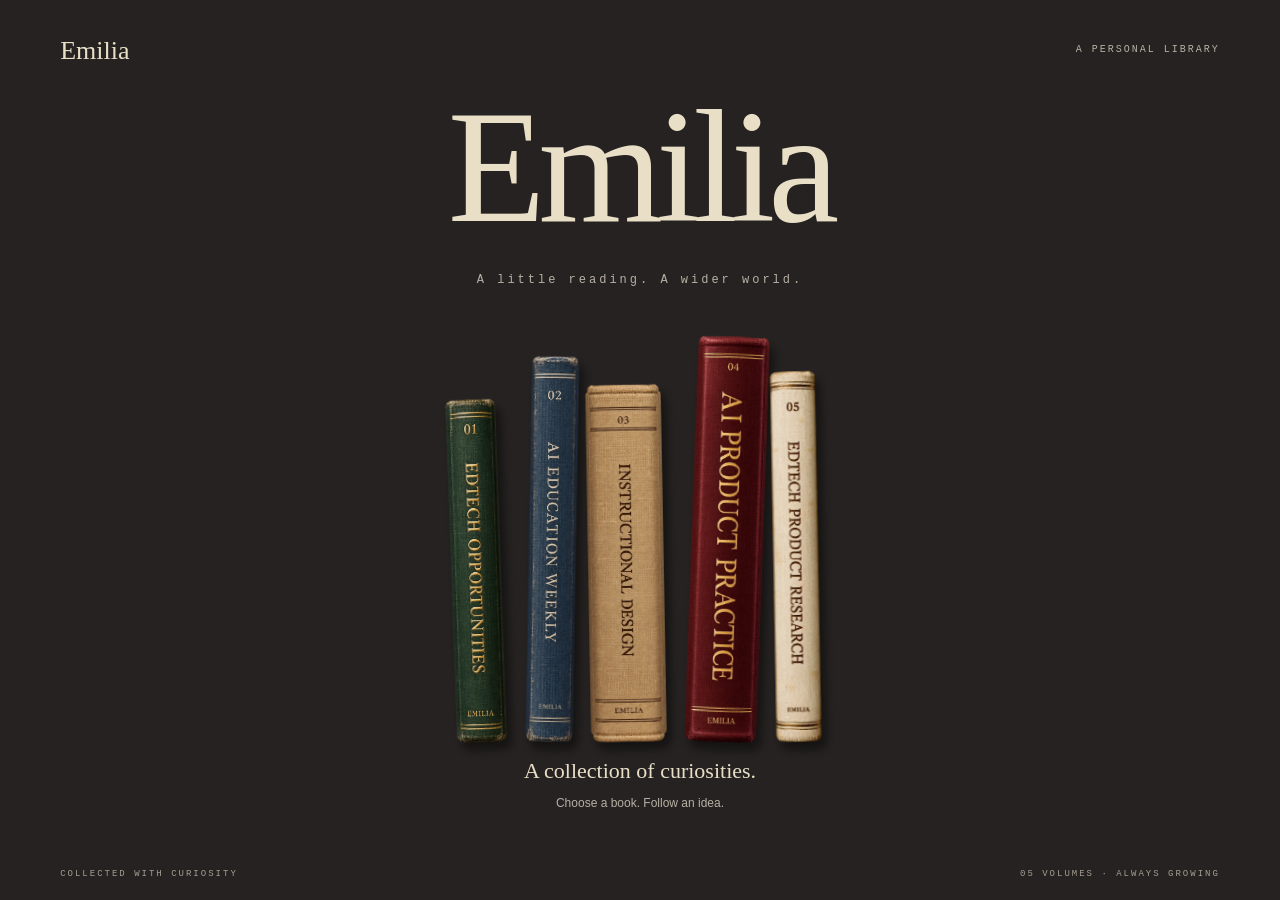
<file: hub.html>
<!doctype html>
<html lang="en">
<head>
<meta charset="utf-8">
<meta name="viewport" content="width=device-width,initial-scale=1">
<meta name="theme-color" content="#252221">
<meta name="description" content="Emilia’s personal library. A growing collection of ideas on education, AI and the art of learning.">
<title>Emilia — A Personal Library</title>
<style>
:root{color-scheme:dark;--bg:#252221;--ink:#e9dfc7;--muted:#b8b0a4;--quiet:#a69e92;--focus:#e6c892;--serif:"Bodoni 72","Didot","Bodoni MT",Georgia,serif;--sans:-apple-system,BlinkMacSystemFont,"Segoe UI",sans-serif;--mono:"SFMono-Regular",Consolas,"Liberation Mono",monospace}
*{box-sizing:border-box}html{background:var(--bg)}body{margin:0;background:var(--bg);color:var(--ink);font-family:var(--sans);-webkit-font-smoothing:antialiased}a{color:inherit;text-decoration:none;touch-action:manipulation}::selection{background:#e9dfc7;color:#252221}.library{min-height:100svh;display:flex;flex-direction:column}.site-header{display:flex;justify-content:space-between;align-items:center;padding:28px 4.7vw 0;gap:20px}.wordmark{font:400 26px/1.5 var(--serif);min-height:44px;display:inline-flex;align-items:center}.edition{font:10px/1.6 var(--mono);letter-spacing:2px;color:var(--muted)}main{width:100%;flex:1;display:flex;flex-direction:column;align-items:center;text-align:center;padding:12px 24px 0}.intro h1{font:400 clamp(100px,13vw,160px)/1.04 var(--serif);letter-spacing:-7px;margin:0}.intro p{font:12px/1.8 var(--mono);letter-spacing:3px;color:var(--muted);margin:20px 0 0}.collection{width:100%;max-width:1050px;margin:28px auto 0}.shelf{--u:clamp(.65px,.11vh,1px);list-style:none;display:flex;align-items:flex-end;justify-content:center;flex-wrap:wrap;gap:42px 18px;padding:16px 18px 0;margin:0}.volume{width:max(48px,calc(var(--width)*var(--u)));height:calc(var(--height)*var(--u));flex:0 0 auto;position:relative}.book{width:100%;height:100%;display:block;position:relative;transform:rotate(var(--lean));transform-origin:50% 100%;transition:transform 260ms ease,filter 260ms ease;filter:drop-shadow(5px 8px 5px #0007);border-radius:2px;cursor:pointer}.book img{display:block;width:100%;height:100%;object-fit:contain;object-position:center bottom}.book:focus-visible{outline:2px solid var(--focus);outline-offset:9px;transform:translateY(-18px) rotate(0deg);filter:drop-shadow(8px 14px 7px #0008)}.book-label{position:absolute;left:0;bottom:-27px;font-size:1px;width:1px;height:1px;overflow:hidden;clip-path:inset(50%)}.book:active{transform:translateY(-10px) rotate(0deg)}.caption{min-height:72px;max-width:650px;padding:14px 14px 0;margin:0 auto}.caption-heading{font:400 22px/1.4 var(--serif);margin:0;color:var(--ink)}.caption-description{font:12px/1.8 var(--sans);color:var(--muted);margin:6px 0 0}.site-footer{display:flex;justify-content:space-between;align-items:center;gap:18px;padding:16px 4.7vw 18px;font:9px/1.8 var(--mono);letter-spacing:2px;color:var(--quiet)}.skip{position:absolute;left:20px;top:-100px;padding:12px 18px;background:var(--ink);color:var(--bg);z-index:10}.skip:focus{top:12px}.sr-only{position:absolute;width:1px;height:1px;margin:-1px;overflow:hidden;clip-path:inset(50%)}a:focus-visible{outline:2px solid var(--focus);outline-offset:5px}
@media(hover:hover) and (pointer:fine){.book:hover{transform:translateY(-22px) rotate(0deg);filter:drop-shadow(9px 16px 7px #0008)}}
@media(min-width:1600px){main{padding-top:35px}.collection{margin-top:52px}.shelf{--u:1.12px;gap:22px}}
@media(min-width:651px) and (max-height:760px){main{padding-top:0}.intro h1{font-size:136px}.collection{margin-top:20px}.shelf{--u:.72px}.caption{padding-top:16px;min-height:68px}}
@media(max-width:650px){.site-header{padding:12px 24px 0}.wordmark{font-size:24px}.edition{font-size:8px;letter-spacing:1.2px}main{padding:40px 14px 0}.intro h1{font-size:110px;letter-spacing:-5px}.intro p{font-size:10px;letter-spacing:1.6px;margin-top:14px;max-width:280px}.collection{margin-top:48px}.shelf{--u:.66px;gap:32px 7px;padding:16px 4px 0}.caption{padding:32px 14px 0;min-height:116px}.caption-heading{font-size:21px}.caption-description{font-size:12px;max-width:300px;margin:7px auto 0}.site-footer{padding:24px;letter-spacing:1px;font-size:8px;flex-wrap:wrap;justify-content:center;text-align:center;gap:8px 22px}}
@media(max-width:359px){.shelf{--u:.57px;gap:6px}.edition{display:none}.intro h1{font-size:100px}}
@media(prefers-reduced-motion:reduce){*,*:before,*:after{animation:none!important;transition:none!important;scroll-behavior:auto!important}.book:hover,.book:focus-visible,.book:active{transform:rotate(0deg)}}
</style>
</head>
<body>
<a class="skip" href="#books">Skip to the books</a>
<div class="library">
<header class="site-header"><a class="wordmark" href="hub.html" aria-label="Emilia home">Emilia</a><span class="edition">A PERSONAL LIBRARY</span></header>
<main>
<section class="intro" aria-labelledby="page-title"><h1 id="page-title">Emilia</h1><p>A little reading. A wider world.</p></section>
<nav class="collection" aria-labelledby="collection-title"><h2 class="sr-only" id="collection-title">Explore the library</h2><ul class="shelf" id="books" tabindex="-1"><li class="volume" style="--height:346;--width:50.17;--lean:-2deg"><a class="book" href="https://moobaabaa-bot.github.io/ed-tech-opportunity/Ed_Tech_Opportunity.html?palette=20261101&amp;theme=sync1-20261101" aria-label="Open EdTech Opportunities" data-title="EdTech Opportunities" data-description="Academic opportunities, courses and new directions in education." data-category="OPPORTUNITIES" data-number="01"><img src="emilia-assets/opportunities.webp" alt="EdTech Opportunities — Emilia, volume 01" width="50.17" height="346" decoding="async" fetchpriority="high"><span class="book-label">EdTech Opportunities</span></a></li>
<li class="volume" style="--height:390;--width:47.77;--lean:1deg"><a class="book" href="https://moobaabaa-bot.github.io/ai-edu-weekly/AI%E6%95%99%E8%82%B2%E5%91%A8%E6%8A%A5.html?palette=20261101&amp;theme=sync1-20261101" aria-label="Open AI Education Weekly" data-title="AI Education Weekly" data-description="Ideas, research and products shaping the future of learning." data-category="THE WEEKLY EDITION" data-number="02"><img src="emilia-assets/weekly.webp" alt="AI Education Weekly — Emilia, volume 02" width="47.77" height="390" decoding="async" fetchpriority="high"><span class="book-label">AI Education Weekly</span></a></li>
<li class="volume" style="--height:362;--width:76.32;--lean:-1deg"><a class="book" href="https://moobaabaa-bot.github.io/instructional-design-daily/index.html?palette=20261101&amp;theme=sync1-20261101" aria-label="Open Instructional Design" data-title="Instructional Design" data-description="Learning theories and teaching strategies, one thoughtful read at a time." data-category="DAILY LEARNING" data-number="03"><img src="emilia-assets/design.webp" alt="Instructional Design — Emilia, volume 03" width="76.32" height="362" decoding="async" fetchpriority="high"><span class="book-label">Instructional Design</span></a></li>
<li class="volume" style="--height:410;--width:73.12;--lean:2deg"><a class="book" href="https://moobaabaa-bot.github.io/ed-tech-opportunity/ai-product-tech-practice/?theme=sync1-20261101#/learn/aptl-01" aria-label="Open AI Product Practice" data-title="AI Product Practice" data-description="Small experiments, real cases and a growing toolkit for product thinking." data-category="THE PRACTICE SERIES" data-number="04"><img src="emilia-assets/practice.webp" alt="AI Product Practice — Emilia, volume 04" width="73.12" height="410" decoding="async" fetchpriority="high"><span class="book-label">AI Product Practice</span></a></li>
<li class="volume" style="--height:375;--width:46.17;--lean:-1deg"><a class="book" href="https://moobaabaa-bot.github.io/ed-tech-opportunity/edtech-product-research/?v=48fccf3&amp;theme=sync1-20261101" aria-label="Open EdTech Product Research" data-title="EdTech Product Research" data-description="Product histories, evidence and the mechanisms behind learning experiences." data-category="FIELD NOTES" data-number="05"><img src="emilia-assets/research.webp" alt="EdTech Product Research — Emilia, volume 05" width="46.17" height="375" decoding="async" fetchpriority="high"><span class="book-label">EdTech Product Research</span></a></li></ul></nav>
<div class="caption" aria-hidden="true"><p class="caption-heading" id="caption-title">A collection of curiosities.</p><p class="caption-description" id="caption-description">Choose a book. Follow an idea.</p></div>
</main>
<footer class="site-footer"><span>COLLECTED WITH CURIOSITY</span><span><span id="volume-count">05</span> VOLUMES · ALWAYS GROWING</span></footer>
</div>
<script>
(() => {
 const shelf = document.querySelector('.shelf');
 const title = document.getElementById('caption-title');
 const description = document.getElementById('caption-description');
 const books = [...shelf.querySelectorAll('.book')];
 const show = (book) => {
  title.textContent = book ? book.dataset.title : 'A collection of curiosities.';
  description.textContent = book ? book.dataset.description : 'Choose a book. Follow an idea.';
 };
 document.getElementById('volume-count').textContent = String(books.length).padStart(2,'0');
  // Keep native links and their lesson hashes; request current HTML on each visit.
  const freshen = (book) => {
    const url = new URL(book.href);
    url.searchParams.set('read', String(Date.now()));
    book.href = url.href;
  };
  for (const book of books) {
    freshen(book);
    book.addEventListener('click', () => freshen(book));
    book.addEventListener('auxclick', () => freshen(book));
  book.addEventListener('pointerenter', e => {if(e.pointerType !== 'touch') show(book);});
  book.addEventListener('pointerleave', () => show(books.includes(document.activeElement) ? document.activeElement : null));
  book.addEventListener('focus', () => show(book));
  book.addEventListener('blur', () => show(null));
 }
})();
</script>
</body>
</html>
</file>
<file: ai-product-tech-practice/style.css>
:root{color-scheme:light;--bg:#f5f3ed;--paper:#fdfcf8;--ink:#233c32;--muted:#5c685e;--line:#d7dcd1;--green:#193f33;--soft:#e6ebe2;--accent:#6a6044;--serif:"Songti SC","STSong",Georgia,serif;--sans:-apple-system,BlinkMacSystemFont,"PingFang SC","Microsoft YaHei",sans-serif}*{box-sizing:border-box}body{margin:0;background:var(--bg);color:var(--ink);font:16px/1.85 var(--sans)}a{color:var(--green);text-underline-offset:4px}button,input,textarea,select{font:inherit}button,.button{display:inline-flex;align-items:center;justify-content:center;min-height:44px;padding:9px 18px;border:1px solid var(--green);border-radius:4px;background:var(--green);color:var(--paper);cursor:pointer;text-decoration:none;line-height:1.6}button.secondary,.button.secondary{background:transparent;color:var(--green);border-color:var(--line)}button:disabled{opacity:.55;cursor:default}a,button{touch-action:manipulation}:focus-visible{outline:3px solid #966022;outline-offset:4px}h1,h2,h3{font-family:var(--serif);line-height:1.45}h1{font-weight:500;font-size:clamp(30px,4vw,44px);margin:8px 0}h2{font-size:28px;margin:10px 0 20px}h3{font-size:21px;margin:20px 0 10px}p{margin:12px 0}.site-nav{max-width:1240px;margin:auto;display:flex;justify-content:space-between;align-items:center;padding:16px 32px;gap:16px;border-bottom:1px solid var(--line)}.site-nav>div{display:flex;flex-wrap:wrap;gap:6px}.site-nav a{text-decoration:none;font-size:13px;padding:7px 12px;min-height:44px;display:inline-flex;align-items:center}.site-nav .brand{font-size:16px;padding:0;gap:12px;white-space:nowrap}.seal{width:32px;height:36px;border:1px solid var(--green);border-radius:16px 16px 3px 3px;text-align:center;font:22px/34px var(--serif)}[aria-current=page]{background:var(--soft);border-radius:4px}.masthead{max-width:1120px;margin:36px auto 0;padding:0 24px 28px}.eyebrow,.english{font-size:11px;letter-spacing:2px;color:var(--accent)}.english{letter-spacing:1.2px}.intro{color:var(--muted);margin-top:20px}.meta,.actions,.status-row{display:flex;flex-wrap:wrap;gap:10px 24px}.meta{font-size:13px;color:var(--muted)}.tabs{max-width:1072px;margin:0 auto 28px;display:flex;gap:28px;border-bottom:1px solid var(--line)}.tabs a{padding:14px 2px;text-decoration:none;font-size:14px}.tabs a[aria-current=page]{background:none;border-radius:0;border-bottom:2px solid var(--green);font-weight:600}main{max-width:1120px;margin:auto;padding:0 24px;min-height:350px}.layout{display:grid;grid-template-columns:215px minmax(0,1fr);gap:30px}.side{align-self:start;position:sticky;top:20px;border-top:2px solid var(--green);padding:18px 0}.side a{display:block;padding:9px 0;text-decoration:none;font-size:14px}.side .small{margin:20px 0}.paper{background:var(--paper);border:1px solid var(--line);padding:32px 38px;border-radius:5px;min-width:0;margin-bottom:22px}.lead{font:23px/1.7 var(--serif);margin:20px 0}.small,.muted{color:var(--muted);font-size:13px}.tag{display:inline-block;padding:3px 9px;background:var(--soft);font-size:12px;border-radius:3px}.section-label{font-size:12px;color:var(--accent);letter-spacing:1px}.flow{display:flex;gap:8px;margin:24px 0}.flow div{flex:1;min-width:0;padding:16px;background:var(--soft);border-top:2px solid #8a9c8d;font-size:14px}.flow span{align-self:center}.callout{border-left:3px solid #9b8c63;background:#f3f0e5;padding:14px 18px;margin:18px 0}.lesson-section{scroll-margin-top:24px}.lesson-section:target{outline:1px solid #9b8c63}pre,.preserve{white-space:pre-wrap;overflow-wrap:anywhere;word-break:break-word}pre{font:14px/1.9 ui-monospace,monospace;background:#eff1eb;padding:18px;border:1px solid var(--line);border-radius:3px;overflow:auto}.field{display:block;margin:16px 0 6px;font-size:14px;font-weight:600}textarea,input[type=text]{display:block;width:100%;min-width:0;border:1px solid #9ea99c;border-radius:4px;padding:12px;background:var(--paper);color:var(--ink)}textarea{resize:vertical;min-height:112px}textarea.short{min-height:80px}fieldset{border:0;border-top:1px solid var(--line);padding:22px 0;margin:16px 0}legend{font-weight:600;padding:0 8px 0 0}label.option{display:flex;align-items:baseline;gap:12px;padding:10px 12px;border:1px solid var(--line);margin:9px 0;border-radius:3px;cursor:pointer}input[type=radio]{accent-color:var(--green);flex-shrink:0}.feedback{margin:16px 0;padding:16px;background:var(--soft)}.feedback p{font-size:14px}.error{color:#873e26}.path-unit{margin-bottom:30px}.week{margin-top:22px}.lesson-link{display:grid;grid-template-columns:38px 1fr auto;gap:16px;padding:17px 0;border-bottom:1px solid var(--line);text-decoration:none;align-items:center}.lesson-link .number{font:italic 23px Georgia;color:var(--accent)}.lesson-link strong{font-size:15px;font-weight:600}.lesson-link small{display:block;font-size:12px;color:var(--muted)}.lesson-link:hover strong{text-decoration:underline}.lesson-link .tag{font-size:11px}.empty{padding:32px 0;color:var(--muted)}.status-row{font-size:12px;border-top:1px solid var(--line);padding-top:15px;margin-top:20px}.status-row span{color:var(--muted)}.status-row .done{color:var(--green);font-weight:bold}.list-head{display:flex;align-items:start;justify-content:space-between;gap:16px}.sources li{margin:12px 0}.sources a{overflow-wrap:anywhere}.notice{max-width:1072px;margin:16px auto;background:#f6e6d7;color:#703b23;padding:16px;border:1px solid #be9d7e}.message{max-width:1072px;margin:0 auto 16px;font-size:14px;min-height:0}.message:empty{display:none}.backup-area{width:100%;min-height:130px}details{margin:14px 0}summary{cursor:pointer;padding:8px 0;min-height:44px}footer{max-width:1072px;margin:48px auto 0;padding:22px 0 30px;border-top:1px solid var(--line);font-size:12px;color:var(--muted)}.skip{position:absolute;left:15px;top:-100px;padding:12px;background:var(--paper);z-index:10}.skip:focus{top:10px}[hidden]{display:none!important}ol,ul{padding-left:24px}li{margin:9px 0}.actions{gap:12px;margin:20px 0}.record{border-bottom:1px solid var(--line);padding:18px 0}.record:last-child{border:0}
@media(max-width:760px){.site-nav{padding:14px 18px;flex-wrap:wrap}.site-nav a{padding:7px 9px}.masthead{margin-top:24px;padding:0 20px 20px}.tabs{margin:0 20px 20px;gap:0;justify-content:space-between}.tabs a{font-size:13px;padding:13px 0}main{padding:0 16px}.layout{display:block}.side{position:static;padding:12px 0;margin-bottom:20px}.side nav{display:flex;flex-wrap:wrap;gap:6px 20px}.side .small{margin:8px 0}.paper{padding:24px 20px}.lead{font-size:21px}h2{font-size:25px}.flow{flex-direction:column}.flow span{transform:rotate(90deg)}.lesson-link{grid-template-columns:28px minmax(0,1fr);gap:12px}.lesson-link .tag{grid-column:2;justify-self:start}.list-head{flex-direction:column}footer{margin:32px 20px 0}.notice,.message{margin:16px}.meta{gap:6px 18px}textarea{font-size:16px}button,.button{max-width:100%}}
@media(prefers-reduced-motion:reduce){*{scroll-behavior:auto!important;animation:none!important;transition:none!important}}
@media(max-width:760px){.side>.eyebrow,.side>strong,.side>.small,.side>a{display:none}.side{padding:6px 0 10px}.side nav{gap:0 18px}.side nav a{font-size:13px}.masthead .eyebrow{margin-bottom:8px}.intro{margin-top:12px}}
</file>
<file: emilia-kraft.css>
/* Emilia · Kraft-paper interiors · 2026-11-01
   Keep this stylesheet and data-emilia-theme when publishing new content.
   Content, storage keys and publishing logic are intentionally independent. */
:root[data-emilia-theme]{
 color-scheme:light;
 --bg:#e4cfaa;--paper:#f1e3c7;--paper-2:#e9d6b2;--bg-deep:#dbc198;
 --ink:#352b20;--ink-2:#493b2b;--ink-3:#65533e;--muted:#65533e;
 --line:#c6aa7c;--line-soft:#d9c29b;--line-strong:#ad8c58;
 --accent:#304735;--soft:#e2dcc3;--on-accent:#fff6df;
 --green:var(--accent);--green-2:var(--accent);--green-3:var(--accent);
 --green-tint:var(--soft);--green-line:var(--line);
 --gold:var(--accent);--gold-2:var(--accent);--gold-tint:var(--paper-2);--gold-line:var(--line);
 --rr-gold:var(--accent);--clay:#8a4530;
 --cat-a:var(--accent);--cat-b:var(--accent);--cat-c:var(--accent);--cat-d:var(--accent);
 --cat-a-light:var(--soft);--cat-b-light:var(--soft);--cat-c-light:var(--soft);--cat-d-light:var(--soft);
 --paper-grain:radial-gradient(ellipse at center,rgba(99,65,23,.035) .55px,transparent .9px),radial-gradient(ellipse at center,rgba(255,250,222,.09) .6px,transparent 1px);
}
:root[data-emilia-theme="weekly"]{--accent:#314c5b;--soft:#e1ddce}
:root[data-emilia-theme="design"]{--accent:#79502a;--soft:#e7d7b7}
:root[data-emilia-theme="practice"]{--accent:#712c38;--soft:#e7d8c5}
:root[data-emilia-theme="research"]{--accent:#695133;--soft:#e5d9bd}
html[data-emilia-theme] body{
 background-color:var(--bg);background-image:var(--paper-grain);background-size:5px 7px,9px 11px;background-position:0 0,3px 4px;
 color:var(--ink);
}
html[data-emilia-theme] .reset-button{background-color:var(--paper);color:var(--ink);border-color:var(--line)}
html[data-emilia-theme] h1{color:var(--accent)}
html[data-emilia-theme] ::selection{background:var(--accent);color:var(--on-accent)}
html[data-emilia-theme] :is(a,button,input,select,textarea,summary):focus-visible{outline-color:var(--accent)}
html[data-emilia-theme] :is(input,select,textarea){background-color:var(--paper);color:var(--ink);border-color:var(--line)}
html[data-emilia-theme] :is(input,textarea)::placeholder{color:var(--muted);opacity:1}
html[data-emilia-theme] :is(.rr-nav,.site-head,.site-head.is-compact,.toolbar){background:var(--paper-2);border-color:var(--line)}
html[data-emilia-theme] :is(.page-header,.hero,.masthead:not(header)){
 background-color:var(--paper-2);background-image:var(--paper-grain);background-size:5px 7px,9px 11px;
 color:var(--ink);border-color:var(--line);box-shadow:inset 0 3px var(--accent);
}
html[data-emilia-theme] :is(.page-header,.hero) h1,
html[data-emilia-theme] .hero h1 span,
html[data-emilia-theme] :is(.masthead__title,.eyebrow,.english,.section-label){color:var(--accent)}
html[data-emilia-theme] :is(.page-header .subtitle,.page-header .updated,.hero p,.intro,.issue-label,.issue small,.masthead__standfirst,.masthead__meta,.masthead__date){color:var(--muted)}
html[data-emilia-theme] :is(.hero-index,.issue-date,.masthead__en,.masthead__top,.masthead__theme,.masthead__of,.masthead__no){color:var(--accent);border-color:var(--line)}
html[data-emilia-theme] :is(.card,.item-card,.paper,.panel,.aside-card,.stat-item){
 background-color:var(--paper);border-color:var(--line);box-shadow:0 2px 5px rgba(73,45,13,.035);
}
html[data-emilia-theme] :is(.card,.item-card){border-top-color:var(--line-strong)}
html[data-emilia-theme] :is(.card h3,.item-title,.paper h2,.panel h2,.panel h3){color:var(--ink)}
html[data-emilia-theme] :is(.rr-seal,.brand__seal,.brand-mark,.mark,.seal){color:var(--accent);border-color:var(--accent)}
html[data-emilia-theme] :is(.brand-mark,.mark){background:var(--soft)}
html[data-emilia-theme] :is(.rr-links a[aria-current="page"],.site-nav [aria-current="page"],.nav-button.active){background:var(--soft);color:var(--accent);border-color:var(--line)}
html[data-emilia-theme] :is(.tag,.badge,.category-pill,.reason){background:var(--soft);color:var(--accent);border-color:var(--line)}
html[data-emilia-theme] .badge.warm{background:var(--paper-2);color:var(--accent);border-color:var(--line)}
html[data-emilia-theme] :is(.callout,.feedback){background:var(--paper-2);border-color:var(--line);border-left-color:var(--accent);color:var(--ink)}
html[data-emilia-theme] :is(.flow div,.flow span){background:var(--soft);border-color:var(--accent);color:var(--ink)}
html[data-emilia-theme] :is(pre,.phd-detail-card){background:var(--paper-2);color:var(--ink);border-color:var(--line)}
html[data-emilia-theme] :is(.summary,.item-summary,.muted,.meta,small,.detail-label,.detail-sub,.item-source-name){color:var(--muted)}
html[data-emilia-theme] :is(.card-bottom,.issue,.timeline){border-color:var(--line)}
html[data-emilia-theme] :is(.more-button,.load,.btn--primary,.btn[aria-pressed="true"],.segmented button[aria-pressed="true"],.fontctl button[aria-pressed="true"],.chip[aria-pressed="true"]){background:var(--accent);color:var(--on-accent);border-color:var(--accent)}
html[data-emilia-theme] :is(.save-button[aria-pressed="true"],.bookmark[aria-pressed="true"]){background:var(--soft);color:var(--accent)}
html[data-emilia-theme] :is(.aside-card.green,.empty,.input-shell,.back-top){background:var(--paper);color:var(--ink);border-color:var(--line)}
html[data-emilia-theme] .aside-card.green :is(p,small,.eyebrow){color:var(--accent)!important}
html[data-emilia-theme] .aside-divider{background:var(--line)}
html[data-emilia-theme] :is(.toc__expand,.qnav__expand,.qnav-toggle,.to-top,.hlbar){background:var(--paper);border-color:var(--line-strong);color:var(--accent)}
html[data-emilia-theme] :is(.callout--evidence,.callout--design){background:var(--paper-2);border-color:var(--line);border-top-color:var(--accent)}
html[data-emilia-theme] .callout--caution{background:#edcfb6;border-color:#b9896c;color:#6d3f2b}
html[data-emilia-theme] :is(.plan__row:hover,.plan__row--live,.lib-item:hover,.mini-list li:hover,tbody tr:hover){background:var(--soft)}
html[data-emilia-theme="practice"] :is(button,.button){background:var(--accent);border-color:var(--accent);color:var(--on-accent)}
html[data-emilia-theme="practice"] :is(button.secondary,.button.secondary){background:var(--paper);border-color:var(--line);color:var(--accent)}
html[data-emilia-theme="practice"] .notice{background:#edcfb6;border-color:#b9896c;color:#6d3f2b}
html[data-emilia-theme="research"] :is(button,.button){color:var(--accent);background:var(--paper);border-color:var(--line)}
html[data-emilia-theme="research"] .tabs a[aria-current="page"]{color:var(--accent);border-color:var(--accent)}
@media print{
 html[data-emilia-theme] body,html[data-emilia-theme] :is(.card,.item-card,.paper,.panel,.hero,.masthead){background:#fff!important;background-image:none!important;box-shadow:none!important;color:#222}
}

/* Emilia ornaments: restrained botanical bookplates and printer's flourishes.
   Decorative only; no scripts, content, or saved-record changes. */
:root[data-emilia-theme]{--emilia-leaf:url("data:image/svg+xml,%3Csvg%20xmlns%3D%22http%3A%2F%2Fwww.w3.org%2F2000%2Fsvg%22%20viewBox%3D%220%200%20140%20140%22%20fill%3D%22none%22%20stroke%3D%22black%22%20stroke-width%3D%221.1%22%20stroke-linecap%3D%22round%22%3E%3Cpath%20d%3D%22M14%20126C54%20115%20106%2066%20123%2015M38%20111C22%20100%2026%2086%2043%2091C54%2095%2053%20104%2038%20111ZM61%2092C45%2079%2049%2063%2065%2070C77%2075%2075%2086%2061%2092ZM84%2068C69%2053%2074%2038%2089%2046C99%2052%2098%2063%2084%2068ZM104%2040C94%2027%20101%2014%20113%2020C122%2024%20119%2033%20104%2040ZM48%20105C61%20108%2076%20104%2074%2092C72%2081%2057%2090%2048%20105ZM74%2082C91%2086%20104%2077%2099%2066C94%2057%2082%2068%2074%2082ZM98%2054C113%2057%20128%2047%20121%2037C114%2029%20104%2041%2098%2054M19%20112V19H112M25%20103V25H103%22%2F%3E%3Ccircle%20cx%3D%2219%22%20cy%3D%2219%22%20r%3D%223%22%2F%3E%3C%2Fsvg%3E");--emilia-flourish:url("data:image/svg+xml,%3Csvg%20xmlns%3D%22http%3A%2F%2Fwww.w3.org%2F2000%2Fsvg%22%20viewBox%3D%220%200%20180%2024%22%20fill%3D%22none%22%20stroke%3D%22black%22%20stroke-width%3D%221%22%20stroke-linecap%3D%22round%22%3E%3Cpath%20d%3D%22M1%2012H61M119%2012H179M68%2012C73%203%2085%204%2090%2012C95%2020%20107%2021%20112%2012C107%203%2095%204%2090%2012C85%2020%2073%2021%2068%2012ZM83%2012L90%205L97%2012L90%2019Z%22%2F%3E%3Ccircle%20cx%3D%2261%22%20cy%3D%2212%22%20r%3D%221.5%22%2F%3E%3Ccircle%20cx%3D%22119%22%20cy%3D%2212%22%20r%3D%221.5%22%2F%3E%3C%2Fsvg%3E")}
html[data-emilia-theme] .emilia-icon{width:22px;height:22px;display:block;flex:none;stroke-width:1.5}
html[data-emilia-theme] .emilia-bookplate{display:inline-flex;align-items:center;justify-content:center;flex:none;width:38px;height:42px;border:1px solid var(--accent);border-radius:18px 18px 3px 3px;background:transparent;color:var(--accent);box-shadow:inset 0 0 0 3px var(--paper-2);letter-spacing:0}
html[data-emilia-theme] :is(.rr-seal,.seal).emilia-bookplate{width:28px;height:30px;border-radius:12px 12px 2px 2px}
html[data-emilia-theme] :is(.rr-seal,.seal) .emilia-icon{width:17px;height:17px}
html[data-emilia-theme] .emilia-inline-mark{display:inline-flex;vertical-align:middle;margin-right:10px;color:var(--accent)}
html[data-emilia-theme] :is(.page-header,.hero),
html[data-emilia-theme="design"] .masthead,
html[data-emilia-theme="practice"] .masthead{position:relative}
html[data-emilia-theme] :is(.page-header,.hero)::before,
html[data-emilia-theme="design"] .masthead::before,
html[data-emilia-theme="practice"] .masthead::before{content:"";position:absolute;top:16px;right:16px;width:112px;height:112px;background:var(--accent);-webkit-mask:var(--emilia-leaf) center/contain no-repeat;mask:var(--emilia-leaf) center/contain no-repeat;opacity:.12;pointer-events:none;transform:rotate(90deg)}
html[data-emilia-theme] :is(.page-header,.hero)::after,
html[data-emilia-theme="design"] .masthead::after,
html[data-emilia-theme="practice"] .masthead::after{content:"";display:block;grid-column:1/-1;width:156px;height:22px;margin:22px 0 0;background:var(--accent);-webkit-mask:var(--emilia-flourish) center/contain no-repeat;mask:var(--emilia-flourish) center/contain no-repeat;opacity:.42;pointer-events:none}
html[data-emilia-theme] :is(.sidebar-note,.aside-card.green){position:relative}
html[data-emilia-theme] :is(.sidebar-note,.aside-card.green)::after{content:"";display:block;width:108px;height:18px;margin:22px auto 0;background:var(--accent);-webkit-mask:var(--emilia-flourish) center/contain no-repeat;mask:var(--emilia-flourish) center/contain no-repeat;opacity:.32;pointer-events:none}
@media(max-width:600px){
 html[data-emilia-theme] :is(.page-header,.hero)::before,
 html[data-emilia-theme="design"] .masthead::before,
 html[data-emilia-theme="practice"] .masthead::before{width:64px;height:64px;top:10px;right:10px;opacity:.09}
 html[data-emilia-theme] :is(.page-header,.hero)::after,
 html[data-emilia-theme="design"] .masthead::after,
 html[data-emilia-theme="practice"] .masthead::after{width:116px;height:18px;margin-top:16px}
}
@media print{
 html[data-emilia-theme] :is(.page-header,.hero,.masthead,.sidebar-note,.aside-card.green)::before,
 html[data-emilia-theme] :is(.page-header,.hero,.masthead,.sidebar-note,.aside-card.green)::after{display:none!important}
}

/* Paper-first surfaces: colored ink and fine rules, restrained note backgrounds. */
:root[data-emilia-theme]{
 --note-paper:#ede0c6;--tag-paper:#e9ddc4;--note-line:#cbb593;
 --warning-paper:#ecddc3;--warning-ink:#754d33;--warning-line:#b99572;
 --clay-tint:var(--warning-paper);--clay:var(--warning-ink);
 --highlight-gold:#e6d2a5;--highlight-green:#dcdcc0;--highlight-clay:#e7cdb5;
}
html[data-emilia-theme] :is(.tag,.badge,.badge.warm,.category-pill,.ref-verify,.stage__badge,.mark--fav){background:var(--tag-paper);color:var(--accent);border-color:var(--note-line)}
/* Legacy opportunity notes use !important; scope this override to those notes. */
html[data-emilia-theme="opportunities"] .rr-page .item-highlight{background:var(--note-paper)!important;color:var(--ink-2)!important;border-left-color:var(--note-line)!important}
html[data-emilia-theme="opportunities"] :is(.phd-language,.inc-format,.conf-location){background:var(--tag-paper);color:var(--muted);border-color:var(--note-line)}
html[data-emilia-theme="opportunities"] :is(.phd-duration,.conf-date,.inc-prize){color:var(--accent)}
html[data-emilia-theme="opportunities"] :is(.phd-meta-row,.inc-meta-row,.conf-meta-row,.detail-value){color:var(--ink-2)}
html[data-emilia-theme="opportunities"] :is(.phd-deadline-date,.inc-deadline,.conf-submit,.storage-note){color:var(--warning-ink)}
html[data-emilia-theme="opportunities"] .phd-detail-card{background:var(--note-paper);border-color:var(--note-line)}
html[data-emilia-theme="opportunities"] .item-source-line{border-color:var(--line-soft);color:var(--muted)}
html[data-emilia-theme="opportunities"] .item-source-line a{color:var(--accent)}
html[data-emilia-theme="opportunities"] .stars .empty{background:transparent;color:var(--line-strong)}
html[data-emilia-theme] :is(.reason,.callout,.callout--evidence,.callout--design,.feedback,.reflection){background:var(--note-paper);color:var(--ink-2);border-color:var(--note-line)}
html[data-emilia-theme] :is(.reason,.callout,.feedback){border-left-color:var(--note-line)}
html[data-emilia-theme] :is(.reason strong,.callout__title){color:var(--accent)}
html[data-emilia-theme] :is(.callout--caution,.notice:not(.notice--ok)){background:var(--warning-paper);color:var(--warning-ink);border-color:var(--warning-line)}
html[data-emilia-theme] .notice--ok{background:var(--note-paper);color:var(--accent);border-color:var(--note-line)}
html[data-emilia-theme] :is(.chip[aria-pressed="true"],.segmented button[aria-pressed="true"],.fontctl button[aria-pressed="true"],.btn[aria-pressed="true"]){background:var(--soft);color:var(--accent);border-color:var(--note-line);box-shadow:inset 0 -2px var(--accent)}
html[data-emilia-theme] :is(.chip[aria-pressed="true"],.segmented button[aria-pressed="true"],.fontctl button[aria-pressed="true"],.btn[aria-pressed="true"]):hover{background:var(--soft);color:var(--accent)}
html[data-emilia-theme] :is(.save-button[aria-pressed="true"],.bookmark[aria-pressed="true"]){background:var(--soft);color:var(--accent)}
html[data-emilia-theme] :is(.nav-button small,.chip .count){opacity:1}
html[data-emilia-theme] :is(.skip,.skip-link){background:var(--paper);color:var(--accent)}
html[data-emilia-theme] :is(input,select,textarea){accent-color:var(--accent)}
html[data-emilia-theme] :is(pre,code){background:var(--note-paper);color:var(--ink-2);border-color:var(--note-line)}
html[data-emilia-theme="practice"] .flow div,
html[data-emilia-theme="research"] .flow span{background:var(--note-paper);color:var(--ink-2);border-color:var(--note-line)}
html[data-emilia-theme="practice"] .flow>span{background:transparent;color:var(--accent)}
html[data-emilia-theme="research"] .flow span:not(:last-child)::after{color:var(--accent)}
html[data-emilia-theme="design"] :is(.learning-card,.hlpop){background:var(--paper);border-color:var(--note-line)}
html[data-emilia-theme="design"] :is(.learning-card textarea,.hlpop textarea){background:var(--note-paper);border-color:var(--note-line)}
html[data-emilia-theme="design"] :is(mark,mark.hl,mark.hl--gold,.hlbar__dot--gold){background:var(--highlight-gold);color:var(--ink)}
html[data-emilia-theme="design"] :is(mark.hl--green,.hlbar__dot--green){background:var(--highlight-green);color:var(--ink)}
html[data-emilia-theme="design"] :is(mark.hl--clay,.hlbar__dot--clay){background:var(--highlight-clay);color:var(--ink)}
html[data-emilia-theme="design"] mark.hl:hover{background:var(--highlight-gold);box-shadow:inset 0 -1px var(--accent)}
html[data-emilia-theme="design"] mark.hl--green:hover{background:var(--highlight-green)}
html[data-emilia-theme="design"] mark.hl--clay:hover{background:var(--highlight-clay)}
html[data-emilia-theme] :is(.item-card,.card):hover{border-color:var(--line-strong)}
html[data-emilia-theme] :is(.toast){background:var(--ink-2);color:var(--on-accent)}
@media print{
 html[data-emilia-theme] :is(.reason,.callout,.feedback,.reflection,.notice,.phd-detail-card){background:transparent!important;color:#222!important}
 html[data-emilia-theme="opportunities"] .rr-page .item-highlight{background:transparent!important;color:#222!important}
}

/* AI Studio editorial adaptation · Emilia · 2026-11-01
   Five independent volumes; enter from the unchanged bookshelf.
   Applied to live content and existing controls; no prototype data or storage. */
:root[data-emilia-theme]{--ink:#241f1a;--ink-2:#493b2b;--muted:#65533e;--line:#d4c2a3;--line-soft:#ddccae;--line-strong:#b49a75;--editorial-serif:"Songti SC","STSong","Noto Serif CJK SC",Georgia,serif;--editorial-ui:-apple-system,BlinkMacSystemFont,"PingFang SC","Microsoft YaHei",sans-serif}
html[data-emilia-theme] body{font-family:var(--editorial-serif);line-height:1.85}
html[data-emilia-theme] :is(button,input,select,.eyebrow,.kicker,.section-label,.meta,.tag,.badge,.tabs,.categories){font-family:var(--editorial-ui)}
html[data-emilia-theme] :is(button,input,select,textarea,summary){min-height:44px}
html[data-emilia-theme] :is(button,.button,input,select,textarea,.card,.item-card,.paper,.panel,.toolbar,.aside-card,.stat-item,.hero,.masthead,.page-header){border-radius:2px}
html[data-emilia-theme] :is(button,a,input,select,textarea,summary):focus-visible{outline:2px solid var(--accent);outline-offset:4px}
html[data-emilia-theme] :is(h1,h2,h3){font-family:var(--editorial-serif);text-wrap:pretty}
html[data-emilia-theme] :is(.hero,.page-header,.masthead:not(.emilia-library-bar)){background:var(--paper);box-shadow:0 2px 3px #2d221614;border:1px solid var(--line);border-top:2px solid var(--accent);border-bottom:2px solid var(--accent)}
html[data-emilia-theme] :is(.hero,.page-header,.masthead)::before{width:70px;height:70px;opacity:.15}
html[data-emilia-theme] :is(.hero,.page-header,.masthead)::after{margin:22px auto 0;opacity:.25}
html[data-emilia-theme] :is(.card,.item-card,.paper,.panel){box-shadow:0 2px 4px #2d22160b}
html[data-emilia-theme] :is(.item-summary,.summary,.article p){font-size:16px;line-height:1.95;color:var(--ink-2)}
html[data-emilia-theme] :is(.reason,.callout,.item-highlight){border-radius:0;border-left:2px solid var(--accent);line-height:1.9}
html[data-emilia-theme] :is(.tag,.badge,.category-pill){border-radius:1px}
html[data-emilia-theme] .emilia-library-bar{display:block;width:100%;margin:0;background:var(--paper);border-bottom:2px solid var(--accent);position:relative;z-index:41}
html[data-emilia-theme] .emilia-library-inner{max-width:1280px;margin:0 auto;padding:14px 32px;display:flex;align-items:center;gap:24px;min-height:86px}
html[data-emilia-theme] .emilia-back{display:inline-flex;align-items:center;gap:10px;min-height:44px;padding-right:24px;border-right:1px solid var(--line);text-decoration:none;font:13px/1.5 var(--editorial-ui);color:var(--ink-2);white-space:nowrap}
html[data-emilia-theme] .emilia-back:hover{color:var(--accent);text-decoration:underline}
html[data-emilia-theme] .emilia-signature{display:flex;align-items:center;gap:12px;color:var(--ink);font:bold 27px/1.1 Georgia,serif;letter-spacing:2px}
html[data-emilia-theme] .emilia-signature small{display:block;margin-top:5px;font:9px/1.4 var(--editorial-ui);letter-spacing:1.7px}
html[data-emilia-theme] .emilia-signature .emilia-bookplate{width:36px;height:40px;border-radius:50%;box-shadow:inset 0 0 0 3px var(--paper)}
html[data-emilia-theme] .emilia-volume{margin-left:auto;font:10px/1.6 var(--editorial-ui);letter-spacing:2px;color:var(--accent)}
/* I · The opportunity index */
html[data-emilia-theme="opportunities"] .container{max-width:1280px;padding:40px 32px 64px 280px}
html[data-emilia-theme="opportunities"] .sidebar{left:max(32px,calc((100vw - 1280px)/2 + 32px));width:212px;top:124px;bottom:32px;padding:24px 20px 12px 0;border-top:2px solid var(--accent)}
html[data-emilia-theme="opportunities"] .sidebar .brand{font:21px var(--editorial-serif);margin-bottom:24px}
html[data-emilia-theme="opportunities"] .sidebar-note{font-size:12px}
html[data-emilia-theme="opportunities"] .nav-button{border-radius:0;min-height:48px;border-bottom:1px solid var(--line);margin:0;font-size:13px}
html[data-emilia-theme="opportunities"] .nav-button.active{background:var(--accent);color:var(--on-accent)}
html[data-emilia-theme="opportunities"] .page-header{padding:30px 36px;margin-bottom:24px}
html[data-emilia-theme="opportunities"] .page-header h1{font-size:42px;font-weight:600;letter-spacing:2px;color:var(--ink)}
html[data-emilia-theme="opportunities"] .page-header::after{margin-left:0}
html[data-emilia-theme="opportunities"] .stats-bar{gap:0;border:1px solid var(--line);background:var(--paper)}
html[data-emilia-theme="opportunities"] .stat-item{border:0;border-right:1px solid var(--line);box-shadow:none;background:transparent;padding:18px}
html[data-emilia-theme="opportunities"] .stat-item:last-child{border-right:0}
html[data-emilia-theme="opportunities"] .stat-item .stat-num{font:italic 30px Georgia;color:var(--accent)!important}
html[data-emilia-theme="opportunities"] .toolbar{padding:18px;border:1px solid var(--line);background:var(--note-paper)}
html[data-emilia-theme="opportunities"] .item-card{border-left:3px solid var(--accent);padding:28px 30px}
html[data-emilia-theme="opportunities"] .item-title{font-size:24px}
html[data-emilia-theme="opportunities"] .card-top{border-bottom:1px solid var(--line);padding-bottom:12px}
html[data-emilia-theme="opportunities"] .item-highlight{padding:14px 18px}
/* II · A weekly gazette */
html[data-emilia-theme="weekly"] .wrap{max-width:1280px;padding:0 32px}
html[data-emilia-theme="weekly"] .hero{display:block;text-align:center;padding:28px 36px;margin:40px 0 32px}
html[data-emilia-theme="weekly"] .hero .eyebrow{text-align:left;border-bottom:1px solid var(--line);padding-bottom:16px;font-size:11px;letter-spacing:2px}
html[data-emilia-theme="weekly"] .hero h1{font-size:clamp(36px,5vw,62px);letter-spacing:5px;font-weight:600;color:var(--ink);margin:26px 0 12px}
html[data-emilia-theme="weekly"] .hero .intro{font-style:italic;font-size:15px;line-height:1.9}
html[data-emilia-theme="weekly"] .hero .intro br{display:none}
html[data-emilia-theme="weekly"] .issue{border-left:0;border-top:1px solid var(--line);padding:16px 0 0;margin-top:26px;display:flex;align-items:center;justify-content:space-between;gap:20px;text-align:left}
html[data-emilia-theme="weekly"] .issue>div:first-child{display:flex;align-items:center;gap:16px}
html[data-emilia-theme="weekly"] .issue-date{font-size:22px;margin:0}
html[data-emilia-theme="weekly"] .issue>div:last-child{display:flex;align-items:center;gap:12px}
html[data-emilia-theme="weekly"] .hero::after{display:none}
html[data-emilia-theme="weekly"] .toolbar{background:var(--note-paper);padding:22px;margin-bottom:32px}
html[data-emilia-theme="weekly"] .content-layout{display:block}
html[data-emilia-theme="weekly"] #articles{display:grid;grid-template-columns:repeat(2,minmax(0,1fr));gap:22px}
html[data-emilia-theme="weekly"] .card{margin:0;border-left:3px solid var(--accent);padding:28px;display:flex;flex-direction:column}
html[data-emilia-theme="weekly"] .card:first-child{grid-column:1/-1;border-left:1px solid var(--line);border-top:4px solid var(--accent);padding:32px}
html[data-emilia-theme="weekly"] .card:first-child h3{font-size:32px;line-height:1.55}
html[data-emilia-theme="weekly"] .card h3{font-size:23px;font-weight:600}
html[data-emilia-theme="weekly"] .card-top{border-bottom:1px solid var(--line);padding-bottom:12px}
html[data-emilia-theme="weekly"] .card-bottom{margin-top:auto;padding-top:18px}
html[data-emilia-theme="weekly"] .card .tags{margin-bottom:18px}
html[data-emilia-theme="weekly"] .reason{font-size:14px;padding:16px}
html[data-emilia-theme="weekly"] .content-layout>aside{position:static;display:grid;grid-template-columns:repeat(3,minmax(0,1fr));gap:22px;margin-top:36px}
html[data-emilia-theme="weekly"] .aside-card{margin:0}
html[data-emilia-theme="weekly"] .chip[aria-pressed=true]{background:var(--accent);color:var(--on-accent);box-shadow:none}
/* III · A concept notebook; original paragraph nodes and annotation offsets remain intact */
html[data-emilia-theme="design"] .site-head{position:relative;top:auto;border-bottom:1px solid var(--line);background:transparent}
html[data-emilia-theme="design"] .site-head__inner{padding-top:22px;padding-bottom:0}
html[data-emilia-theme="design"] .brand__title{font-family:var(--editorial-serif);font-size:22px}
html[data-emilia-theme="design"] .reader__main{background:var(--paper);padding:32px;border:1px solid var(--line);box-shadow:0 2px 4px #2d22160d;min-width:0}
html[data-emilia-theme="design"] .masthead{padding:24px 0 28px;border-left:0;border-right:0;box-shadow:none;background:transparent}
html[data-emilia-theme="design"] .masthead__title{font-size:42px;line-height:1.5;color:var(--ink);font-weight:600}
html[data-emilia-theme="design"] .masthead__no{font-style:italic}
html[data-emilia-theme="design"] .masthead__standfirst{font-size:19px;font-style:italic;line-height:1.85}
html[data-emilia-theme="design"] .learning-card{border-radius:0;background:var(--note-paper);padding:24px}
html[data-emilia-theme="design"] .reader__aside{padding-top:10px}
html[data-emilia-theme="design"] .toc{background:var(--note-paper);border:1px solid var(--line);border-top:2px solid var(--accent);padding:18px}
html[data-emilia-theme="design"] .qnav{top:220px;max-height:calc(100vh - 245px)}
/* IV · A field manual with a persistent chapter index */
html[data-emilia-theme="practice"] .masthead{max-width:1072px;margin:40px auto 0;padding:30px 36px}
html[data-emilia-theme="practice"] .masthead h1{color:var(--ink);font-size:46px;font-weight:600}
html[data-emilia-theme="practice"] .masthead .meta{border-top:1px solid var(--line);padding-top:16px;margin-top:24px}
html[data-emilia-theme="practice"] .tabs{margin-top:18px}
html[data-emilia-theme="practice"] .layout{grid-template-columns:230px minmax(0,1fr);gap:26px}
html[data-emilia-theme="practice"] .side{background:var(--paper);border:1px solid var(--line);border-top:3px solid var(--accent);padding:24px 20px}
html[data-emilia-theme="practice"] .side nav a{border-bottom:1px solid var(--line);min-height:48px;font-family:var(--editorial-ui)}
html[data-emilia-theme="practice"] .paper{padding:32px;border-top:2px solid var(--accent)}
html[data-emilia-theme="practice"] .paper h2{font-size:30px;color:var(--ink)}
html[data-emilia-theme="practice"] .lead{font-size:24px}
html[data-emilia-theme="practice"] .section-label{font-size:11px;letter-spacing:1.5px}
html[data-emilia-theme="practice"] .option:has(input:checked){border-color:var(--accent);background:var(--note-paper)}
/* V · Product dossiers */
html[data-emilia-theme="research"] .wrap{max-width:1200px;padding:0 32px}
html[data-emilia-theme="research"] .hero{margin-top:40px;padding:36px 40px}
html[data-emilia-theme="research"] .hero h1{font-size:46px;color:var(--ink);font-weight:600;letter-spacing:1px}
html[data-emilia-theme="research"] .hero p{font-family:var(--editorial-serif);font-size:16px;max-width:65%}
html[data-emilia-theme="research"] .hero-index{font:italic 92px Georgia;border:0;right:50px;top:48px;text-align:center;padding:0;color:var(--accent);letter-spacing:0}
html[data-emilia-theme="research"] .hero-index span{font-size:9px;letter-spacing:1px}
html[data-emilia-theme="research"] .hero::after{margin-left:0}
html[data-emilia-theme="research"] :is(.card,.panel){padding:28px;border-top:2px solid var(--accent)}
html[data-emilia-theme="research"] .article{max-width:850px;background:var(--paper);padding:36px 44px;border:1px solid var(--line);border-top:3px solid var(--accent)}
html[data-emilia-theme="research"] .article h2{font-size:34px}
html[data-emilia-theme="research"] .facts{background:var(--note-paper);padding:0 20px}
html[data-emilia-theme="research"] .filters{padding:20px;background:var(--note-paper);border:1px solid var(--line)}
/* Responsive pages keep one entrance and the existing in-volume controls. */
@media(max-width:900px){
 html[data-emilia-theme] .emilia-volume{display:none}
 html[data-emilia-theme="opportunities"] .container{padding:28px 24px}
 html[data-emilia-theme="opportunities"] .sidebar{position:static;width:auto;padding:0;border:0;margin:0 0 24px}
 html[data-emilia-theme="opportunities"] .sidebar .brand{display:none}
 html[data-emilia-theme="opportunities"] .sidebar nav{flex-wrap:wrap;overflow:visible}
 html[data-emilia-theme="opportunities"] .nav-button{width:auto;padding:10px 14px;border:1px solid var(--line)}
 html[data-emilia-theme="weekly"] .content-layout>aside{grid-template-columns:1fr}
 html[data-emilia-theme="research"] .hero-index{display:none}
 html[data-emilia-theme="research"] .hero p{max-width:none}
}
@media(max-width:760px){
 html[data-emilia-theme] .emilia-library-inner{padding:12px 18px;gap:16px;min-height:76px}
 html[data-emilia-theme] .emilia-back{padding-right:16px;font-size:12px;gap:6px}
 html[data-emilia-theme] .emilia-signature{font-size:23px;gap:9px}
 html[data-emilia-theme] .emilia-signature small{font-size:8px;letter-spacing:1px}
 html[data-emilia-theme] .emilia-signature .emilia-bookplate{display:none}
 html[data-emilia-theme] :is(.hero,.page-header,.masthead)::before{width:48px;height:48px}
 html[data-emilia-theme="weekly"] .wrap,html[data-emilia-theme="research"] .wrap{padding:0 16px}
 html[data-emilia-theme="weekly"] .hero{margin:24px 0;padding:22px 18px}
 html[data-emilia-theme="weekly"] .hero h1{font-size:38px;letter-spacing:3px}
 html[data-emilia-theme="weekly"] .hero .eyebrow{font-size:9px;letter-spacing:1px;padding-right:20px}
 html[data-emilia-theme="weekly"] .issue,html[data-emilia-theme="weekly"] .issue>div:last-child{display:block}
 html[data-emilia-theme="weekly"] .issue>div:last-child{margin-top:12px}
 html[data-emilia-theme="weekly"] .issue small{display:inline}
 html[data-emilia-theme="weekly"] #articles{grid-template-columns:1fr;gap:18px}
 html[data-emilia-theme="weekly"] .card,html[data-emilia-theme="weekly"] .card:first-child{padding:22px 20px;grid-column:auto}
 html[data-emilia-theme="weekly"] .card:first-child h3{font-size:25px}
 html[data-emilia-theme="weekly"] .card h3{font-size:22px}
 html[data-emilia-theme="weekly"] .toolbar{padding:16px}
 html[data-emilia-theme="opportunities"] .container{padding:24px 16px}
 html[data-emilia-theme="opportunities"] .page-header{padding:24px}
 html[data-emilia-theme="opportunities"] .page-header h1{font-size:30px;letter-spacing:1px}
 html[data-emilia-theme="opportunities"] .page-header .subtitle{font-size:15px}
 html[data-emilia-theme="opportunities"] .stats-bar{grid-template-columns:repeat(2,minmax(0,1fr))}
 html[data-emilia-theme="opportunities"] .stat-item{padding:14px;display:block}
 html[data-emilia-theme="opportunities"] .item-card{padding:22px 20px}
 html[data-emilia-theme="opportunities"] .item-title{font-size:22px}
 html[data-emilia-theme="opportunities"] .toolbar{padding:14px}
 html[data-emilia-theme="design"] .reader__main{padding:20px 18px}
 html[data-emilia-theme="design"] .masthead{padding:20px 0}
 html[data-emilia-theme="design"] .masthead__title{font-size:32px}
 html[data-emilia-theme="design"] .learning-card{padding:18px}
 html[data-emilia-theme="design"] .qnav{top:0;max-height:100dvh}
 html[data-emilia-theme="practice"] .masthead{margin:24px 16px 0;padding:24px}
 html[data-emilia-theme="practice"] .masthead h1{font-size:32px}
 html[data-emilia-theme="practice"] .layout{display:block}
 html[data-emilia-theme="practice"] .side{padding:12px 16px}
 html[data-emilia-theme="practice"] .side nav{display:grid;grid-template-columns:repeat(2,minmax(0,1fr));gap:4px 12px}
 html[data-emilia-theme="practice"] .side nav a{font-size:12px}
 html[data-emilia-theme="practice"] .paper{padding:24px 20px}
 html[data-emilia-theme="practice"] .paper h2{font-size:26px}
 html[data-emilia-theme="research"] .hero{margin-top:24px;padding:28px 24px}
 html[data-emilia-theme="research"] .hero h1{font-size:34px}
 html[data-emilia-theme="research"] .hero p br{display:none}
 html[data-emilia-theme="research"] :is(.card,.panel){padding:22px}
 html[data-emilia-theme="research"] .article{padding:26px 20px}
 html[data-emilia-theme="research"] .article h2{font-size:28px}
 html[data-emilia-theme="research"] .filters{padding:16px}
}
@media print{html[data-emilia-theme] .emilia-library-bar{display:none}html[data-emilia-theme] :is(.reader__main,.article){box-shadow:none;border:0}html[data-emilia-theme="weekly"] #articles{display:block}}

/* Programmatic route focus should not frame the entire reading canvas. */
html[data-emilia-theme] main[tabindex="-1"]:focus{outline:none}

/* Emilia timeline · 2026-11-03. Structure only; colors inherit each volume. */
html[data-emilia-theme] .chronicle{display:block;min-width:0}
html[data-emilia-theme] .chronicle-day{border:0;padding:0;margin:0 0 34px;background:none;box-shadow:none}
html[data-emilia-theme] .chronicle-day>summary{display:flex;align-items:baseline;gap:16px;flex-wrap:wrap;list-style:none;cursor:pointer;padding:18px 0 22px;border:0;color:var(--ink);min-height:44px}
html[data-emilia-theme] .chronicle-day>summary::before{display:none}
html[data-emilia-theme] .chronicle-day>summary::-webkit-details-marker{display:none}
html[data-emilia-theme] .chronicle-day>summary::after{content:'−';margin-left:auto;color:var(--accent);font:22px Georgia,serif}
html[data-emilia-theme] .chronicle-day:not([open])>summary::after{content:'+'}
html[data-emilia-theme] .chronicle-date{font-size:21px;font-weight:700;letter-spacing:.02em}
html[data-emilia-theme] .chronicle-count{color:var(--muted);font-size:13px;font-weight:400}
html[data-emilia-theme] .chronicle-entry{position:relative;display:grid;grid-template-columns:76px minmax(0,1fr);gap:25px;padding:0 0 20px}
html[data-emilia-theme] .chronicle-entry::before{content:'';position:absolute;left:87px;top:28px;bottom:-28px;width:1px;background:var(--line)}
html[data-emilia-theme] .chronicle-entry:last-child::before{bottom:36px}
html[data-emilia-theme] .chronicle-entry::after{content:'';position:absolute;left:82px;top:27px;width:11px;height:11px;border-radius:50%;background:var(--accent);box-shadow:0 0 0 5px var(--bg)}
html[data-emilia-theme] .chronicle-stamp{padding-top:24px;text-align:left;color:var(--accent);font-size:13px;font-weight:600;font-variant-numeric:tabular-nums;line-height:1.5;overflow-wrap:anywhere}
html[data-emilia-theme] .chronicle-content{min-width:0}
html[data-emilia-theme] .chronicle-content :is(.card,.item-card,.panel,.concept-card){margin:0;padding:26px 30px;border:1px solid var(--line);border-radius:10px;background:var(--paper);box-shadow:0 2px 2px rgb(53 43 32 / 3%);min-width:0}
html[data-emilia-theme] .chronicle-content :is(h3,.item-title){font-size:23px;line-height:1.6;margin:12px 0;color:var(--ink)}
html[data-emilia-theme] .chronicle-content p{line-height:1.85}
html[data-emilia-theme="weekly"] #articles{display:block}
html[data-emilia-theme="weekly"] .chronicle .card:first-child h3{font-size:23px}
html[data-emilia-theme="weekly"] .chronicle .card:first-child{grid-column:auto;border-top:1px solid var(--line);background:var(--paper)}
html[data-emilia-theme="opportunities"] .chronicle .timeline-row{display:block;margin:0;padding:0}
html[data-emilia-theme="opportunities"] .chronicle .timeline-row::before,html[data-emilia-theme="opportunities"] .chronicle .timeline-row::after{display:none}
html[data-emilia-theme="opportunities"] .chronicle .timeline-gutter{display:none}
html[data-emilia-theme="design"] .concept-card .concept-meta{display:flex;gap:12px;flex-wrap:wrap;color:var(--muted);font-size:13px}
html[data-emilia-theme="design"] .concept-card .concept-en{font-size:14px;color:var(--muted);margin-top:0}
html[data-emilia-theme="design"] .concept-card .concept-action{display:flex;align-items:center;gap:14px;flex-wrap:wrap;border-top:1px solid var(--line-soft);padding-top:16px;margin-top:18px;font-size:14px;color:var(--accent)}
html[data-emilia-theme="design"] .concept-card a{color:var(--accent)}
@media(max-width:640px){
 html[data-emilia-theme] .chronicle-day{margin-bottom:18px}
 html[data-emilia-theme] .chronicle-day>summary{gap:6px 12px;padding:16px 0}
 html[data-emilia-theme] .chronicle-date{font-size:17px}
 html[data-emilia-theme] .chronicle-count{font-size:12px}
 html[data-emilia-theme] .chronicle-entry{grid-template-columns:minmax(0,1fr);gap:8px;padding-left:20px;padding-bottom:18px}
 html[data-emilia-theme] .chronicle-entry::before{left:4px;top:8px;bottom:-8px}
 html[data-emilia-theme] .chronicle-entry::after{left:0;top:6px;width:9px;height:9px;box-shadow:0 0 0 3px var(--bg)}
 html[data-emilia-theme] .chronicle-entry:last-child::before{bottom:20px}
 html[data-emilia-theme] .chronicle-stamp{padding-top:0;font-size:12px}
 html[data-emilia-theme] .chronicle-content :is(.card,.item-card,.panel,.concept-card){padding:20px 18px}
 html[data-emilia-theme] .chronicle-content :is(h3,.item-title),html[data-emilia-theme="weekly"] .chronicle .card:first-child h3{font-size:20px}
}
@media print{html[data-emilia-theme] .chronicle-day>summary::after{display:none}}

/* Compact volume headers · reviewed 2026-11-03. Keep palette and reading content. */
html[data-emilia-theme] .emilia-library-inner{min-height:60px;padding:8px 32px;gap:18px}
html[data-emilia-theme] .emilia-signature{font-size:22px;gap:9px}
html[data-emilia-theme] .emilia-signature small{font-size:8px;margin-top:3px;letter-spacing:1px}
html[data-emilia-theme] .emilia-signature .emilia-bookplate{width:28px;height:32px}
html[data-emilia-theme] .emilia-back{padding-right:18px}
html[data-emilia-theme] .emilia-compact-header{display:block;position:relative;text-align:left;padding:18px 24px;margin:18px 0 16px;border-top:2px solid var(--accent);border-bottom:1px solid var(--line);background-color:var(--paper);box-shadow:none}
html[data-emilia-theme] .emilia-compact-header::after{display:none}
html[data-emilia-theme] .emilia-compact-header::before{width:44px;height:44px;top:12px;right:16px;opacity:.4}
html[data-emilia-theme] .emilia-compact-header :is(h1,.brand__title){font-family:var(--editorial-serif);font-size:32px;font-weight:600;line-height:1.35;letter-spacing:.02em;text-align:left;color:var(--ink);margin:6px 0 8px}
html[data-emilia-theme] .emilia-compact-header :is(.eyebrow,.brand__sub){font:10px/1.5 var(--editorial-ui);letter-spacing:1.5px;border:0;padding:0;margin:0 48px 6px 0;text-align:left;color:var(--accent)}
html[data-emilia-theme] .emilia-compact-header :is(.intro,.subtitle),html[data-emilia-theme="research"] .emilia-compact-header>p{font-size:14px;line-height:1.65;font-style:normal;font-weight:400;margin:6px 0;max-width:none}
html[data-emilia-theme] .emilia-compact-header br{display:none}
html[data-emilia-theme] .emilia-compact-header .updated{font-size:12px;line-height:1.6;margin-top:8px}
html[data-emilia-theme="opportunities"] .emilia-compact-header p.subtitle{font-size:12px;line-height:1.65;margin:8px 0 0}
html[data-emilia-theme="weekly"] .emilia-compact-header .issue{padding-top:10px;margin-top:10px;gap:12px;flex-wrap:wrap}
html[data-emilia-theme="weekly"] .emilia-compact-header .issue-date{font-size:16px;line-height:1.5}
html[data-emilia-theme="weekly"] .emilia-compact-header .issue :is(p,small,.issue-label){font-size:12px;margin:0}
html[data-emilia-theme="practice"] .emilia-compact-header .english{font-size:11px;line-height:1.5;margin:0 0 6px;letter-spacing:.5px}
html[data-emilia-theme="practice"] .emilia-compact-header .meta{padding-top:10px;margin-top:10px;gap:6px 18px;font-size:12px}
html[data-emilia-theme="practice"] .emilia-compact-header .emilia-inline-mark{display:none}
html[data-emilia-theme="research"] .emilia-compact-header .hero-index{display:none}
/* Use the same page edges for every volume, including opportunity filters. */
html[data-emilia-theme="opportunities"] .container{max-width:1280px;padding:0 32px 48px}
html[data-emilia-theme="opportunities"] .sidebar{position:static;inset:auto;width:auto;padding:0;margin:0 0 12px;border:0}
html[data-emilia-theme="opportunities"] .sidebar :is(.brand,.side-label,.sidebar-note){display:none}
html[data-emilia-theme="opportunities"] .sidebar nav{display:flex;gap:6px;flex-wrap:wrap}
html[data-emilia-theme="opportunities"] .nav-button{width:auto;min-height:40px;padding:8px 12px;border:1px solid var(--line);gap:10px}
html[data-emilia-theme="opportunities"] .stats-bar{margin-bottom:12px}
html[data-emilia-theme="opportunities"] .stat-item{padding:10px 16px;display:flex;align-items:baseline;gap:10px}
html[data-emilia-theme="opportunities"] .stat-item .stat-num{font-size:24px}
html[data-emilia-theme="opportunities"] .toolbar{padding:12px;margin-bottom:16px}
html[data-emilia-theme="weekly"] .toolbar{padding:14px 18px;margin-bottom:20px}
html[data-emilia-theme="weekly"] .categories{margin-top:12px;padding-top:12px}
html[data-emilia-theme="research"] .wrap{max-width:1280px;padding:0 32px}
html[data-emilia-theme="research"] .tabs{margin:0 0 20px}
html[data-emilia-theme="research"] .tabs a{padding-top:10px;padding-bottom:10px}
html[data-emilia-theme="practice"] .emilia-compact-header{max-width:1216px;margin:18px auto 12px}
html[data-emilia-theme="practice"] :is(main,.tabs){max-width:1280px;padding-left:32px;padding-right:32px}
html[data-emilia-theme="practice"] .tabs{margin:0 auto 16px}
html[data-emilia-theme="practice"] .tabs a{padding-top:10px;padding-bottom:10px}
html[data-emilia-theme="practice"] .message:empty{display:none}
/* Daily concepts retain their local navigation and unmodified article bodies. */
html[data-emilia-theme="design"] .site-head.emilia-compact-header{width:calc(100% - 64px);max-width:1216px;margin:18px auto 12px;padding-bottom:0}
html[data-emilia-theme="design"] .site-head__inner{display:flex;flex-wrap:wrap;padding:0;min-height:0;gap:0 20px}
html[data-emilia-theme="design"] .brand{order:0;flex-basis:100%}
html[data-emilia-theme="design"] .brand__seal{display:none}
html[data-emilia-theme="design"] .brand__mark>div{display:flex;flex-direction:column}
html[data-emilia-theme="design"] .brand__sub{order:-1;display:block}
html[data-emilia-theme="design"] .head-status{order:1;flex-basis:100%;padding:0;margin:0 0 6px;text-align:left;align-self:auto;font-size:12px}
html[data-emilia-theme="design"] .head-status__prog{margin-left:12px}
html[data-emilia-theme="design"] .site-head .tabs{order:2;flex-basis:100%;margin:0;min-height:44px}
html[data-emilia-theme="design"] main{max-width:1280px;padding:8px 32px 64px}
html[data-emilia-theme="design"] .page-head{max-width:none;margin-bottom:16px}
html[data-emilia-theme="design"] .page-head h1{font-size:24px;line-height:1.4;margin:4px 0 6px;letter-spacing:0}
html[data-emilia-theme="design"] .page-head p{font-size:14px;line-height:1.65;margin:4px 0}
html[data-emilia-theme="design"] .page-head .eyebrow{font-size:10px;margin:0 0 4px}
html[data-emilia-theme="design"] .page-head__note{padding:0;border:0}
html[data-emilia-theme="design"] .masthead{padding:12px 0 16px;margin-bottom:20px}
html[data-emilia-theme="design"] .masthead__title{font-size:32px;line-height:1.35;margin:8px 0}
html[data-emilia-theme="design"] .masthead__top{margin-bottom:10px;padding-bottom:8px}
html[data-emilia-theme="design"] .masthead__en{margin-bottom:10px}
html[data-emilia-theme="design"] .masthead__standfirst{font-size:16px;line-height:1.7;margin:8px 0}
@media(max-width:1279px){
 html[data-emilia-theme="practice"] .emilia-compact-header,html[data-emilia-theme="design"] .site-head.emilia-compact-header{margin-left:32px;margin-right:32px}
}
@media(max-width:640px){
 html[data-emilia-theme] .emilia-library-inner{padding:6px 16px;min-height:56px;gap:12px}
 html[data-emilia-theme] .emilia-signature{font-size:20px}
 html[data-emilia-theme] .emilia-back{padding-right:12px;font-size:12px}
 html[data-emilia-theme] .emilia-compact-header{margin-top:12px;margin-bottom:12px;padding:16px 18px}
 html[data-emilia-theme] .emilia-compact-header :is(h1,.brand__title){font-size:26px;line-height:1.4;margin:5px 0 6px;letter-spacing:0}
 html[data-emilia-theme] .emilia-compact-header :is(.eyebrow,.brand__sub){font-size:9px;letter-spacing:.8px}
 html[data-emilia-theme="weekly"] .wrap,html[data-emilia-theme="research"] .wrap,html[data-emilia-theme="opportunities"] .container{padding-left:16px;padding-right:16px}
 html[data-emilia-theme="practice"] .emilia-compact-header,html[data-emilia-theme="design"] .site-head.emilia-compact-header{margin:12px 16px}
 html[data-emilia-theme="practice"] :is(main,.tabs),html[data-emilia-theme="design"] main{padding-left:16px;padding-right:16px}
 html[data-emilia-theme="weekly"] .emilia-compact-header .issue{display:flex;gap:6px}
 html[data-emilia-theme="weekly"] .emilia-compact-header .issue>div{display:flex;flex-wrap:wrap;gap:8px;margin:0}
 html[data-emilia-theme="opportunities"] .stat-item{padding:10px;gap:6px}
 html[data-emilia-theme="opportunities"] .stat-label{font-size:11px}
 html[data-emilia-theme="design"] .page-head h1{font-size:22px}
 html[data-emilia-theme="design"] .masthead__title{font-size:26px}
}

html[data-emilia-theme="design"] body:not(.has-qnav) #view-today{width:100%;max-width:none;padding-left:0}
@media(max-width:640px){html[data-emilia-theme="design"] .site-head.emilia-compact-header{width:calc(100% - 32px)}}
</file>
<file: edtech-product-research/style.css>
:root{color-scheme:light;--bg:#f5f3ed;--paper:#fdfcf8;--ink:#233c32;--muted:#606b63;--line:#d7dcd1;--green:#193f33;--gold:#cfbb8c;--serif:"Songti SC","STSong",Georgia,serif}*{box-sizing:border-box}body{margin:0;background:var(--bg);color:var(--ink);font:15px/1.85 -apple-system,BlinkMacSystemFont,"PingFang SC",sans-serif}a{color:inherit;text-underline-offset:4px}button,input,select,textarea{font:inherit;color:inherit}a,button,input,select,textarea{touch-action:manipulation}a:focus-visible,button:focus-visible,input:focus-visible,select:focus-visible,textarea:focus-visible{outline:3px solid #966022;outline-offset:4px}.wrap{max-width:1160px;margin:auto;padding:0 36px}header{min-height:100px;display:flex;align-items:center;justify-content:space-between;gap:20px}header>a:last-child{font-size:12px;color:var(--muted)}.brand{display:flex;gap:14px;align-items:center;text-decoration:none;font:28px var(--serif)}.brand span{font:600 16px/1.5 -apple-system,sans-serif;letter-spacing:2px}.brand small{display:block;font:9px/1.8 Georgia;letter-spacing:2px;color:var(--muted)}.hero{position:relative;background:var(--green);color:#f6f2e6;padding:44px 48px;border-radius:8px;overflow:hidden}.eyebrow{font-size:10px;letter-spacing:2.1px;color:var(--gold)}h1{font:500 46px/1.4 var(--serif);margin:20px 0}h1 span{color:var(--gold)}.hero p{color:#c0d0bf;font-size:14px}.hero-index{position:absolute;right:70px;top:45px;font:italic 27px/1.8 var(--serif);letter-spacing:8px;border-left:1px solid #738b75;padding-left:32px;color:var(--gold)}.hero-index span{display:block;font:9px/2 sans-serif;letter-spacing:1.5px;margin-top:12px}.tabs{display:flex;gap:32px;border-bottom:1px solid var(--line);margin:30px 0}.tabs a{text-decoration:none;padding:10px 0 16px;color:var(--muted)}.tabs a[aria-current="page"]{color:var(--green);border-bottom:3px solid var(--green);font-weight:650}main{min-height:400px;padding-bottom:40px}h2{font:600 29px/1.5 var(--serif);margin:8px 0 14px}h3{font:600 23px/1.55 var(--serif);margin:10px 0}h4{font-size:15px;margin-bottom:6px}p{margin:8px 0 16px}.muted,.meta,small{color:var(--muted)}.meta{font-size:12px}.section-head{display:flex;justify-content:space-between;gap:20px;align-items:baseline;margin:30px 0 14px}.section-head h2{margin:0}.grid{display:grid;grid-template-columns:repeat(2,minmax(0,1fr));gap:20px}.card,.panel{background:var(--paper);border:1px solid var(--line);border-radius:6px;padding:26px;margin-bottom:20px}.grid .card{margin:0}.card>a.title{text-decoration:none}.card>a.title:hover{text-decoration:underline}.card p{color:var(--muted)}.kicker{font-size:10px;letter-spacing:1.8px;text-transform:uppercase;color:var(--muted)}.badge{display:inline-block;font-size:11px;background:#e7ecdf;border:1px solid #d7dfcf;border-radius:3px;padding:1px 7px;margin:0 6px 7px 0}.badge.warm{background:#f0e6d8;border-color:#e0d4bf}.callout{border-left:3px solid #a78a55;background:#efeade;padding:16px 20px;margin:20px 0;font-size:13px}.filters{display:flex;gap:12px;flex-wrap:wrap;margin:20px 0}.filters label{font-size:12px;display:flex;flex-direction:column;gap:4px}.filters label:first-child{flex:1;min-width:200px}input,select,textarea{background:var(--paper);border:1px solid var(--line);border-radius:4px;padding:10px;max-width:100%}textarea{width:100%;min-height:120px;display:block;margin:8px 0}button,.button{border:1px solid var(--line);border-radius:4px;padding:7px 13px;background:var(--paper);cursor:pointer;text-decoration:none;display:inline-block}button:hover,.button:hover{border-color:var(--green)}.article{max-width:790px;margin:0 auto}.article p{line-height:2}.article section{padding:12px 0;border-bottom:1px solid var(--line)}.article .back{font-size:13px;display:inline-block;margin:0 0 20px}.facts{display:grid;grid-template-columns:140px 1fr;gap:0;margin:20px 0}.facts dt,.facts dd{margin:0;padding:14px 0;border-bottom:1px solid var(--line)}.facts dt{font-size:13px;color:var(--muted)}.sources{font-size:13px;overflow-wrap:anywhere}.sources li{margin:10px 0}.timeline{border-left:1px solid #abbba8;padding-left:22px;margin-left:4px}.timeline article{position:relative;margin:26px 0}.timeline article:before{content:"";position:absolute;left:-27px;top:10px;width:9px;height:9px;border-radius:50%;background:var(--green)}details{border-top:1px solid var(--line);padding-top:12px;margin-top:16px}summary{cursor:pointer;color:var(--green);font-size:13px}.empty{text-align:center;padding:45px 20px;color:var(--muted);border:1px dashed var(--line)}footer{border-top:1px solid var(--line);padding:24px 0 40px;font-size:12px;color:var(--muted)}footer button{font-size:12px;margin-left:8px}.skip{position:absolute;top:-100px;left:20px;z-index:10;background:var(--paper);padding:10px}.skip:focus{top:10px}.flow{display:flex;gap:8px;flex-wrap:wrap;margin:20px 0}.flow span{background:#e7ecdf;border:1px solid var(--line);padding:10px;font-size:12px}.flow span:not(:last-child):after{content:" →";color:#9a783c}.counts{font:italic 24px Georgia;color:var(--green);margin-right:8px}.issue-title{margin-top:20px} @media(max-width:700px){.wrap{padding:0 20px}header{min-height:84px}header>a:last-child{max-width:110px;text-align:right}.hero{padding:30px 25px}.hero-index{display:none}h1{font-size:36px}.hero p{font-size:13px}.tabs{gap:0;justify-content:space-between;font-size:14px}.grid{grid-template-columns:1fr}.card,.panel{padding:20px}.section-head{align-items:start;flex-direction:column;gap:4px}h2{font-size:25px}h3{font-size:22px}.facts{grid-template-columns:1fr}.facts dt{border:0;padding-bottom:0}.facts dd{padding-top:5px}.article{width:100%}.filters label{flex:1;min-width:140px}}@media(prefers-reduced-motion:no-preference){.card{transition:border-color .2s}.card:hover{border-color:#a3b39c}}
/* Keep the key concept together on narrow screens. */
h1 span{white-space:nowrap}
</file>
